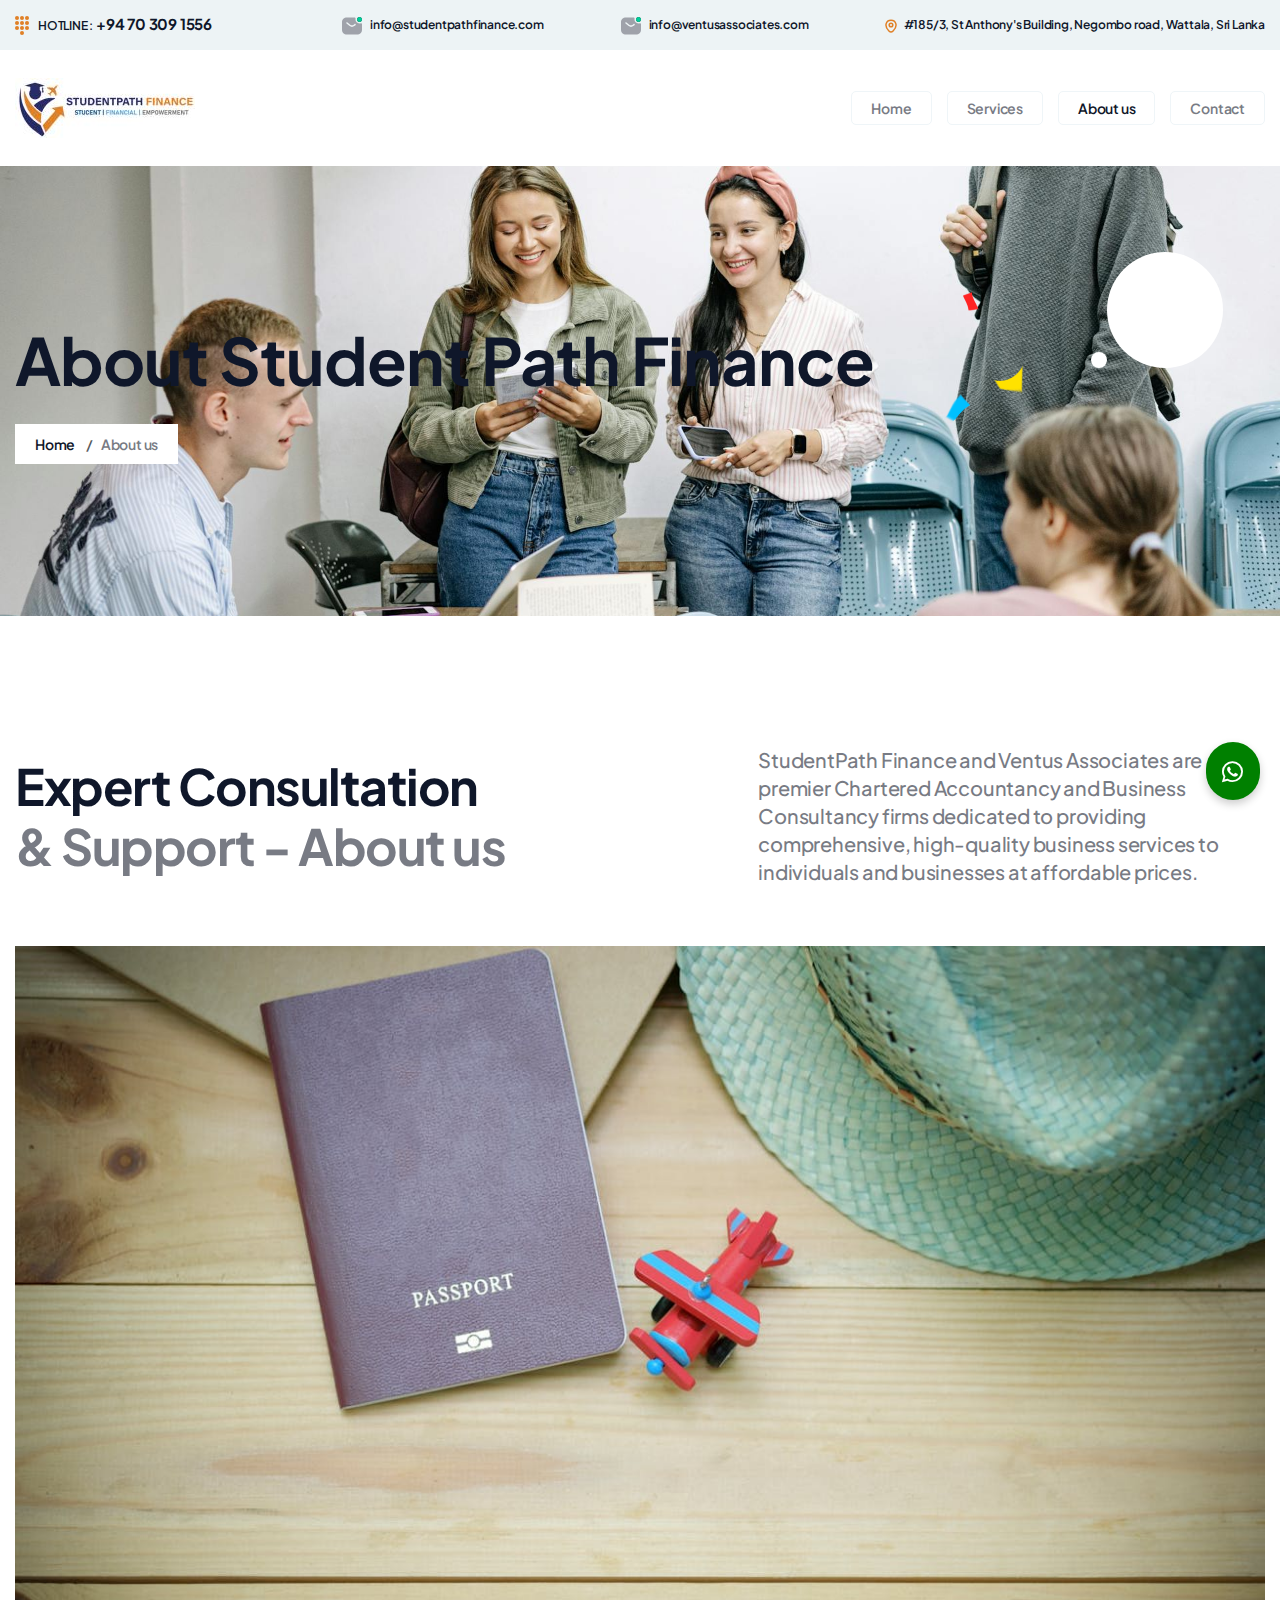
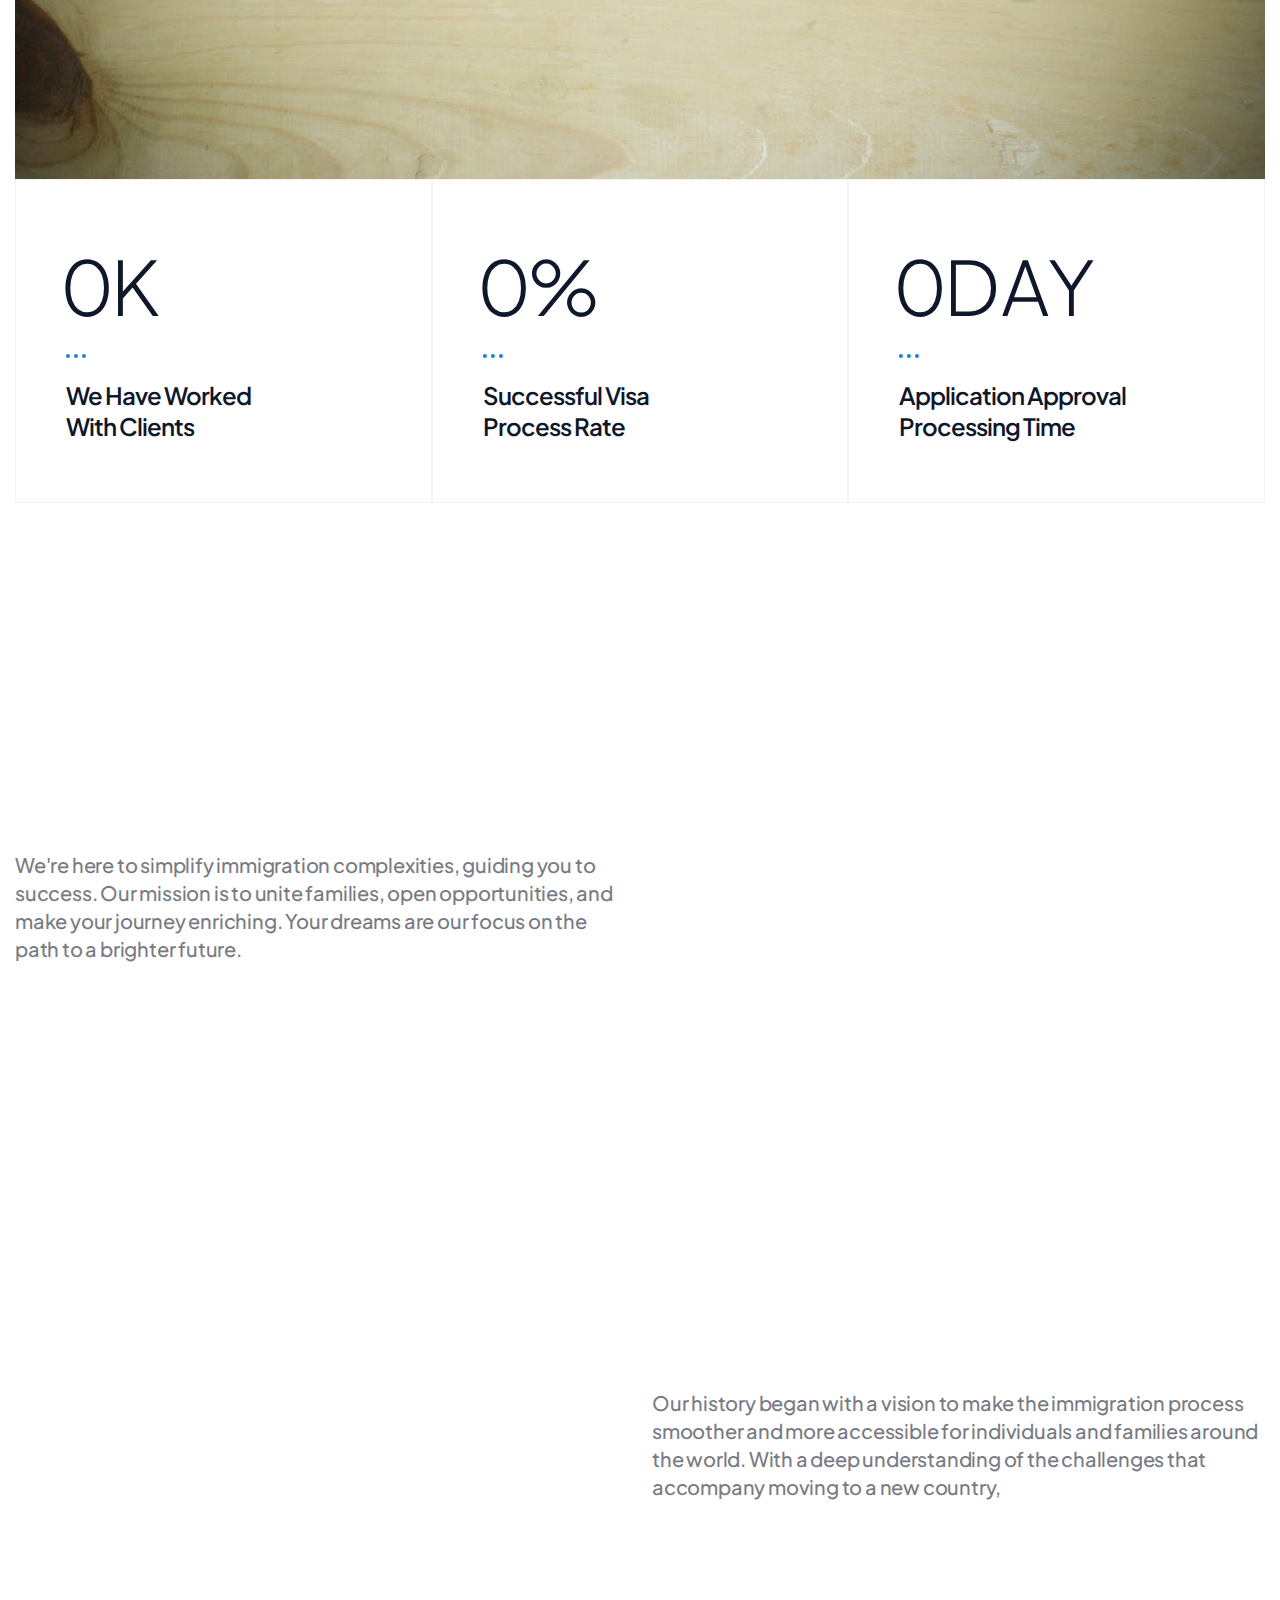
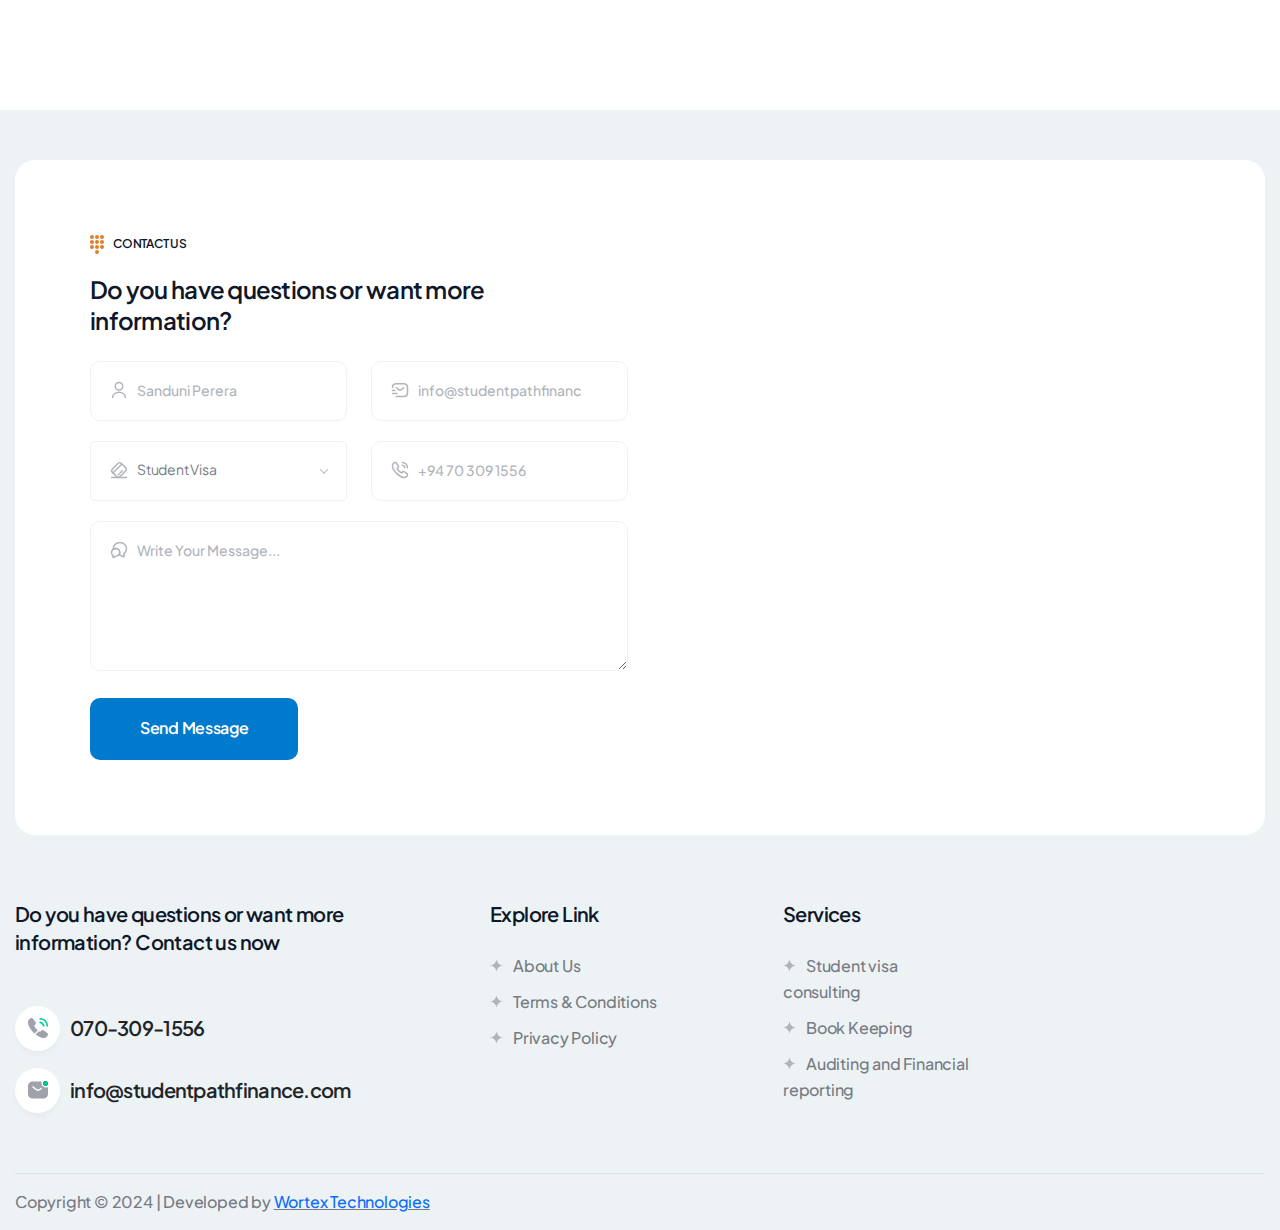
<file: studentpathfinance-main/about.html>
<!DOCTYPE html>
<html lang="en-LK">
  <head>
    <!-- Google tag (gtag.js) -->
    <script
      async
      src="https://www.googletagmanager.com/gtag/js?id=G-98PM8H51PB"
    ></script>
    <meta charset="utf-8" />
    <meta http-equiv="x-ua-compatible" content="ie=edge" />
    <meta name="description" content="StudentPath Finance and Ventus Associates are premier Chartered Accountancy and Business Consultancy firms dedicated to providing comprehensive, high-quality business services to individuals and businesses at affordable prices." />
    <meta
      name="viewport"
      content="width=device-width, initial-scale=1, shrink-to-fit=no"
    />
    <script>
      window.dataLayer = window.dataLayer || [];
      function gtag() {
        dataLayer.push(arguments);
      }
      gtag("js", new Date());

      gtag("config", "G-98PM8H51PB");
    </script>

    <!--========= Required meta tags =========-->
    

    <title>
      Student Path Finance - Ventus Associates - About Immigration Student Visa Finance
      Consulting
    </title>

    <link
      rel="shortcut icon"
      href="assets/img/favicon.png"
      type="images/x-icon"
    />

    <!-- css include -->
    <link rel="stylesheet" href="assets/css/bootstrap.min.css" />
    <link rel="stylesheet" href="assets/css/fontawesome.css" />
    <link rel="stylesheet" href="assets/css/animate.css" />
    <link rel="stylesheet" href="assets/css/swiper.min.css" />
    <link rel="stylesheet" href="assets/css/odometer.css" />
    <link rel="stylesheet" href="assets/css/nice-select.css" />
    <link rel="stylesheet" href="assets/css/jquery-ui.min.css" />
    <link rel="stylesheet" href="assets/css/magnific-popup.css" />
    <link rel="stylesheet" href="assets/css/main.css" />
  </head>

  <body>
    <!-- Google Tag Manager (noscript) -->
    <noscript
      ><iframe
        src="https://www.googletagmanager.com/ns.html?id=GTM-K6QV838P"
        height="0"
        width="0"
        style="display: none; visibility: hidden"
      ></iframe
    ></noscript>
    <!-- End Google Tag Manager (noscript) -->
    <!-- backtotop - start -->
    <div class="xb-backtotop">
      <a href="#" class="scroll">
        <i class="far fa-arrow-up"></i>
      </a>
    </div>
    <!-- backtotop - end -->

    <!-- WhatsApp Button - Start -->
    <a href="https://wa.me/94703091556" class="waBtn">
      <i class="fab fa-whatsapp"></i>
    </a>
    <!-- WhatsApp Button - End -->

    <!-- preloader start -->
    <div id="xb-loadding">
      <div class="loader">
        <div class="plane">
          <img class="plane-img" src="assets/img/icon/plane.gif" alt="" />
        </div>
        <div class="earth-wrapper">
          <div class="earth"></div>
        </div>
      </div>
    </div>
    <!-- preloader end -->

    <div class="body_wrap">
      <!-- header start -->
      <header class="site-header header-style-one">
        <div class="header__top-wrap gray-bg">
          <div class="container">
            <div class="header__top ul_li_between">
              <div class="header__top-cta">
                <img
                  src="assets/img/icon/n_pad.svg"
                  alt="Student path finance contact number"
                /><span>Hotline :</span> +94 70 309 1556
              </div>
              <ul class="header__top-info ul_li">
                <li>
                  <img
                    src="assets/img/icon/f_mail.svg"
                    alt="Student Path Finance Email Address"
                  />info@studentpathfinance.com
                </li>
                <li>
                  <img
                    src="assets/img/icon/f_mail.svg"
                    alt="Student Path Finance Email Address"
                  />info@ventusassociates.com
                </li>
                <li>
                  <img
                    src="assets/img/icon/location.svg"
                    alt="Student Path Finance Address"
                  />#185/3, St Anthony's Building, Negombo road, Wattala, Sri
                  Lanka
                </li>
              </ul>
            </div>
          </div>
        </div>
        <div class="header__wrap stricky">
          <div class="container">
            <div class="header__inner ul_li_between">
              <div class="header__logo">
                <a href="/"
                  ><img
                    src="assets/img/Student-Path-Finance-Logo.jpg"
                    alt="Student Path Finance Logo"
                /></a>
              </div>
              <div class="main-menu__wrap ul_li navbar navbar-expand-lg">
                <nav class="main-menu collapse navbar-collapse">
                  <ul>
                    <li>
                      <a href="/"><span>Home</span></a>
                    </li>
                    <li>
                      <a href="services.html"><span>Services</span></a>
                    </li>
                    <li class="active">
                      <a href="about.html"><span>About us</span></a>
                    </li>
                    <li>
                      <a href="contact.html"><span>Contact</span></a>
                    </li>
                  </ul>
                </nav>
              </div>
              <div class="xb-hamburger-menu">
                <div class="xb-nav-mobile">
                  <div class="xb-nav-mobile-button">
                    <i class="fal fa-bars"></i>
                  </div>
                </div>
              </div>
            </div>
          </div>
        </div>
        <div class="xb-header-wrap">
          <div class="xb-header-menu">
            <div class="xb-header-menu-scroll">
              <div class="xb-menu-close xb-hide-xl xb-close"></div>
              <div class="xb-logo-mobile xb-hide-xl">
                <a href="/" rel="home"
                  ><img src="assets/img/Student-Path-Finance-Logo.jpg" alt=""
                /></a>
              </div>
              <nav class="xb-header-nav">
                <ul class="xb-menu-primary clearfix">
                  <li class="menu-item">
                    <a href="/"><span>Home</span></a>
                  </li>
                  <li class="menu-item">
                    <a href="services.html"><span>Services</span></a>
                  </li>
                  <li class="menu-item about">
                    <a href="about.html"><span>About us</span></a>
                  </li>
                  <li class="menu-item">
                    <a href="contact.html"><span>Contact</span></a>
                  </li>
                </ul>
              </nav>
            </div>
          </div>
          <div class="xb-header-menu-backdrop"></div>
        </div>
      </header>
      <!-- header end -->

      <!-- header search start -->
      <div class="header-search-form-wrapper">
        <div class="xb-search-close xb-close"></div>
        <div class="header-search-container">
          <form role="search" class="search-form" action="#">
            <input
              type="search"
              class="search-field"
              placeholder="Search …"
              value=""
              name="s"
            />
          </form>
        </div>
      </div>
      <div class="body-overlay"></div>
      <main>
        <!-- breadcrumb start -->
        <section
          class="breadcrumb pos-rel bg_img"
          data-background="assets/img/bg/abtus.jpg"
        >
          <div class="container">
            <div class="breadcrumb__content">
              <h2 class="breadcrumb__title">About Student Path Finance</h2>
              <ul class="breadcrumb__list clearfix">
                <li class="breadcrumb-item"><a href="/">Home</a></li>
                <li class="breadcrumb-item">About us</li>
              </ul>
            </div>
          </div>
          <div class="breadcrumb__circle">
            <span class="big" data-parallax='{"y" : 100, "scale" : 0.1}'></span>
            <span
              class="small"
              data-parallax='{"y" : 100, "scale" : 0.1}'
            ></span>
          </div>
          <div class="breadcrumb__shape">
            <div class="shape shape--1">
              <div class="shape-inner" data-parallax='{"x":-50,"y":80}'>
                <img src="assets/img/shape/br_shape1.png" alt="" />
              </div>
            </div>
            <div class="shape shape--2">
              <div class="shape-inner" data-parallax='{"x":50,"y":-90}'>
                <img src="assets/img/shape/br_shape2.png" alt="" />
              </div>
            </div>
          </div>
        </section>
        <!-- breadcrumb end -->

        <!-- about start -->
        <section class="about pt-130">
          <div class="container">
            <div class="row mb-40 align-items-center">
              <div class="col-lg-6">
                <div class="sec-title mb-20">
                  <h2 class="wow skewIn">
                    Expert Consultation <br />
                    <span>& Support - About us</span>
                  </h2>
                </div>
              </div>
              <div class="col-lg-5 offset-lg-1">
                <div class="sec-title mb-20">
                  <p>
                    StudentPath Finance and Ventus Associates are premier
                    Chartered Accountancy and Business Consultancy firms
                    dedicated to providing comprehensive, high-quality business
                    services to individuals and businesses at affordable prices.
                  </p>
                </div>
              </div>
            </div>
            <div class="xb-about__img">
              <img src="assets/img/about/VIsa.jpg" alt="" />
            </div>
          </div>
        </section>
        <!-- about end -->

        <!-- fanfact start -->
        <section class="fanfact pos-rel">
          <div class="container">
            <div class="row g-0">
              <div class="col-lg-4 col-md-4">
                <div class="xb-fanfact xb-fanfact1">
                  <div class="xb-item--inner">
                    <h2 class="xb-item--number">
                      <span class="xbo" data-count="30">00</span
                      ><span class="suffix">K</span>
                    </h2>
                    <span class="xb-item--dots"
                      ><span></span><span></span><span></span
                    ></span>
                    <h5 class="xb-item--title">
                      We Have Worked <br />
                      With Clients
                    </h5>
                  </div>
                </div>
              </div>
              <div class="col-lg-4 col-md-4">
                <div class="xb-fanfact xb-fanfact1">
                  <div class="xb-item--inner">
                    <h2 class="xb-item--number">
                      <span class="xbo" data-count="100">00</span
                      ><span class="suffix">%</span>
                    </h2>
                    <span class="xb-item--dots"
                      ><span></span><span></span><span></span
                    ></span>
                    <h5 class="xb-item--title">
                      Successful Visa <br />
                      Process Rate
                    </h5>
                  </div>
                </div>
              </div>
              <div class="col-lg-4 col-md-4">
                <div class="xb-fanfact xb-fanfact1">
                  <div class="xb-item--inner">
                    <h2 class="xb-item--number">
                      <span class="xbo" data-count="1">00</span
                      ><span class="suffix">DAY</span>
                    </h2>
                    <span class="xb-item--dots"
                      ><span></span><span></span><span></span
                    ></span>
                    <h5 class="xb-item--title">
                      Application Approval <br />
                      Processing Time
                    </h5>
                  </div>
                </div>
              </div>
            </div>
          </div>
        </section>
        <!-- fanfact end -->

        <!-- mission start -->
        <section class="mission pt-130 pb-130">
          <div class="container">
            <div class="row align-items-center flex-row-reverse mt-none-30">
              <div class="col-lg-6 mt-30">
                <div class="mission__img text-lg-end">
                  <div
                    class="inner-img d-inline-block wow skewIn"
                    data-wow-delay="200ms"
                  >
                    <img src="assets/img/bg/immigration.jpg" alt="" />
                  </div>
                </div>
              </div>
              <div class="col-lg-6 mt-30">
                <div class="mission__content">
                  <div class="sec-title">
                    <h2 class="mb-20 wow skewIn">
                      Guiding Your Path with Our <br />
                      <span>Immigration Mission</span>
                    </h2>
                    <p>
                      We're here to simplify immigration complexities, guiding
                      you to success. Our mission is to unite families, open
                      opportunities, and make your journey enriching. Your
                      dreams are our focus on the path to a brighter future.
                    </p>
                  </div>
                </div>
              </div>
            </div>
            <div class="row align-items-center mt-100">
              <div class="col-lg-6 mt-30">
                <div class="mission__img">
                  <div class="inner-img d-inline-block wow skewIn">
                    <img src="assets/img/bg/service.jpg" alt="" />
                  </div>
                </div>
              </div>
              <div class="col-lg-6 mt-30">
                <div class="mission__content">
                  <div class="sec-title">
                    <h2 class="mb-20 wow skewIn" data-wow-delay="200ms">
                      Our Immigration <br />
                      <span>Service history</span>
                    </h2>
                    <p>
                      Our history began with a vision to make the immigration
                      process smoother and more accessible for individuals and
                      families around the world. With a deep understanding of
                      the challenges that accompany moving to a new country,
                    </p>
                  </div>
                </div>
              </div>
            </div>
          </div>
        </section>
        <!-- mission end -->

        <!-- team start -->
        <!-- <section class="team pt-120 pb-130 bg_img" data-background="assets/img/bg/team_bg.jpg">
            <div class="container">
                <div class="sec-title text-center mb-65">
                    <h2 class="mb-40 wow skewIn">Our trusted immigration <br> <span> support team</span></h2>
                    <p>At the heart of our commitment to providing exceptional <br> immigration solutions stands</p>
                </div>
                <div class="row mt-none-30">
                    <div class="col-xl-3 col-lg-4 col-md-6 mt-30">
                        <div class="xb-team text-center">
                            <div class="xb-item--inner" data-parallax='{"scale" : 1}'>
                                <div class="xb-item--img">
                                    <img src="assets/img/team/img_01.png" alt="">
                                </div>
                                <div class="xb-item--holder">
                                    <h3 class="xb-item--name"><a href="team-single.html">Esther Howard</a></h3>
                                    <span class="xb-item--designation">Legal Advisor</span>
                                </div>
                                <ul class="xb-item--social list-unstyled">
                                    <li><a href="#!"><i class="fab fa-twitter"></i></a></li>
                                    <li><a href="#!"><i class="fab fa-linkedin-in"></i></a></li>
                                    <li><a href="#!"><i class="fab fa-facebook-f"></i></a></li>
                                </ul>
                            </div>
                        </div>
                    </div>
                    <div class="col-xl-3 col-lg-4 col-md-6 mt-30">
                        <div class="xb-team text-center">
                            <div class="xb-item--inner">
                                <div class="xb-item--img">
                                    <img src="assets/img/team/img_02.png" alt="">
                                </div>
                                <div class="xb-item--holder">
                                    <h3 class="xb-item--name"><a href="team-single.html">Annette Black</a></h3>
                                    <span class="xb-item--designation">Education Counsellor</span>
                                </div>
                                <ul class="xb-item--social list-unstyled">
                                    <li><a href="#!"><i class="fab fa-twitter"></i></a></li>
                                    <li><a href="#!"><i class="fab fa-linkedin-in"></i></a></li>
                                    <li><a href="#!"><i class="fab fa-facebook-f"></i></a></li>
                                </ul>
                            </div>
                        </div>
                    </div>
                    <div class="col-xl-3 col-lg-4 col-md-6 mt-30">
                        <div class="xb-team text-center">
                            <div class="xb-item--inner">
                                <div class="xb-item--img">
                                    <img src="assets/img/team/img_03.png" alt="">
                                </div>
                                <div class="xb-item--holder">
                                    <h3 class="xb-item--name"><a href="team-single.html">Andrew Riis</a></h3>
                                    <span class="xb-item--designation">Visa Specialist</span>
                                </div>
                                <ul class="xb-item--social list-unstyled">
                                    <li><a href="#!"><i class="fab fa-twitter"></i></a></li>
                                    <li><a href="#!"><i class="fab fa-linkedin-in"></i></a></li>
                                    <li><a href="#!"><i class="fab fa-facebook-f"></i></a></li>
                                </ul>
                            </div>
                        </div>
                    </div>
                    <div class="col-xl-3 col-lg-4 col-md-6 mt-30">
                        <div class="xb-team text-center">
                            <div class="xb-item--inner">
                                <div class="xb-item--img">
                                    <img src="assets/img/team/img_04.png" alt="">
                                </div>
                                <div class="xb-item--holder">
                                    <h3 class="xb-item--name"><a href="team-single.html">Kristin Watson</a></h3>
                                    <span class="xb-item--designation">Visa Coordinator</span>
                                </div>
                                <ul class="xb-item--social list-unstyled">
                                    <li><a href="#!"><i class="fab fa-twitter"></i></a></li>
                                    <li><a href="#!"><i class="fab fa-linkedin-in"></i></a></li>
                                    <li><a href="#!"><i class="fab fa-facebook-f"></i></a></li>
                                </ul>
                            </div>
                        </div>
                    </div>
                    <div class="col-xl-3 col-lg-4 col-md-6 mt-30">
                        <div class="xb-team text-center">
                            <div class="xb-item--inner">
                                <div class="xb-item--img">
                                    <img src="assets/img/team/img_05.png" alt="">
                                </div>
                                <div class="xb-item--holder">
                                    <h3 class="xb-item--name"><a href="team-single.html">Jerome Bell</a></h3>
                                    <span class="xb-item--designation">General Manager</span>
                                </div>
                                <ul class="xb-item--social list-unstyled">
                                    <li><a href="#!"><i class="fab fa-twitter"></i></a></li>
                                    <li><a href="#!"><i class="fab fa-linkedin-in"></i></a></li>
                                    <li><a href="#!"><i class="fab fa-facebook-f"></i></a></li>
                                </ul>
                            </div>
                        </div>
                    </div>
                    <div class="col-xl-3 col-lg-4 col-md-6 mt-30">
                        <div class="xb-team text-center">
                            <div class="xb-item--inner">
                                <div class="xb-item--img">
                                    <img src="assets/img/team/img_06.png" alt="">
                                </div>
                                <div class="xb-item--holder">
                                    <h3 class="xb-item--name"><a href="team-single.html">Eleanor Pena</a></h3>
                                    <span class="xb-item--designation">Case Manager</span>
                                </div>
                                <ul class="xb-item--social list-unstyled">
                                    <li><a href="#!"><i class="fab fa-twitter"></i></a></li>
                                    <li><a href="#!"><i class="fab fa-linkedin-in"></i></a></li>
                                    <li><a href="#!"><i class="fab fa-facebook-f"></i></a></li>
                                </ul>
                            </div>
                        </div>
                    </div>
                    <div class="col-xl-3 col-lg-4 col-md-6 mt-30">
                        <div class="xb-team text-center">
                            <div class="xb-item--inner">
                                <div class="xb-item--img">
                                    <img src="assets/img/team/img_07.png" alt="">
                                </div>
                                <div class="xb-item--holder">
                                    <h3 class="xb-item--name"><a href="team-single.html">Steve Trister</a></h3>
                                    <span class="xb-item--designation">Visa Coordinator</span>
                                </div>
                                <ul class="xb-item--social list-unstyled">
                                    <li><a href="#!"><i class="fab fa-twitter"></i></a></li>
                                    <li><a href="#!"><i class="fab fa-linkedin-in"></i></a></li>
                                    <li><a href="#!"><i class="fab fa-facebook-f"></i></a></li>
                                </ul>
                            </div>
                        </div>
                    </div>
                    <div class="col-xl-3 col-lg-4 col-md-6 mt-30">
                        <div class="xb-team text-center">
                            <div class="xb-item--inner">
                                <div class="xb-item--img">
                                    <img src="assets/img/team/img_08.png" alt="">
                                </div>
                                <div class="xb-item--holder">
                                    <h3 class="xb-item--name"><a href="team-single.html">Daniel Lewis</a></h3>
                                    <span class="xb-item--designation">Case Manager</span>
                                </div>
                                <ul class="xb-item--social list-unstyled">
                                    <li><a href="#!"><i class="fab fa-twitter"></i></a></li>
                                    <li><a href="#!"><i class="fab fa-linkedin-in"></i></a></li>
                                    <li><a href="#!"><i class="fab fa-facebook-f"></i></a></li>
                                </ul>
                            </div>
                        </div>
                    </div>
                </div>
            </div>
        </section> -->
        <!-- team end -->

        <!-- contact start -->
        <section class="contact pt-50 gray-bg" id="contactus">
          <div class="container">
            <div class="xb-contact pos-rel">
              <div class="row">
                <div class="col-lg-6">
                  <div class="xb-item--inner">
                    <div class="xb-item--holder mb-25">
                      <span
                        ><img src="assets/img/icon/n_pad.svg" alt="" />Contact
                        Us</span
                      >
                      <h3>
                        Do you have questions or want more <br />
                        information?
                      </h3>
                    </div>
                    <form
                      class="xb-item--form contact-from"
                      action="mail.php"
                      method="POST"
                    >
                      <div class="row">
                        <div class="col-lg-6">
                          <div class="xb-item--field">
                            <span
                              ><img src="assets/img/icon/c_user.svg" alt=""
                            /></span>
                            <input
                              type="text"
                              name="name"
                              placeholder="Sanduni Perera"
                              required
                            />
                          </div>
                        </div>
                        <div class="col-lg-6">
                          <div class="xb-item--field">
                            <span
                              ><img src="assets/img/icon/c_mail.svg" alt=""
                            /></span>
                            <input
                              type="email"
                              name="email"
                              placeholder="info@studentpathfinance.com"
                              required
                            />
                          </div>
                        </div>
                        <div class="col-lg-6">
                          <div class="xb-item--field">
                            <span
                              ><img src="assets/img/icon/c_select.svg" alt=""
                            /></span>
                            <select name="service" id="nice-select" required>
                              <option value="Student Visa">Student Visa</option>
                              <option value="Book Keeping">Book Keeping</option>
                              <option value="Audit Reports">
                                Audit Reports
                              </option>
                            </select>
                          </div>
                        </div>
                        <div class="col-lg-6">
                          <div class="xb-item--field">
                            <span
                              ><img src="assets/img/icon/c_call.svg" alt=""
                            /></span>
                            <input
                              type="text"
                              name="phone"
                              placeholder="+94 70 309 1556"
                              required
                            />
                          </div>
                        </div>
                        <div class="col-12">
                          <div class="xb-item--field">
                            <span
                              ><img src="assets/img/icon/c_message.svg" alt=""
                            /></span>
                            <textarea
                              name="message"
                              id="message"
                              cols="30"
                              rows="10"
                              placeholder="Write Your Message..."
                              required
                            ></textarea>
                          </div>
                        </div>
                        <div class="col-12">
                          <button class="thm-btn" type="submit">
                            Send Message
                          </button>
                        </div>
                      </div>
                    </form>
                  </div>
                </div>
              </div>
              <div class="google-map">
                <iframe
                  src="https://www.google.com/maps/embed?pb=!1m18!1m12!1m3!1d247.51511753223315!2d79.88771405439554!3d6.980759373387448!2m3!1f0!2f0!3f0!3m2!1i1024!2i768!4f13.1!3m3!1m2!1s0x3ae2f7deb2339c29%3A0x397117c6e6266fa4!2sCommercial%20Bank%20Wattala%20Branch!5e0!3m2!1sen!2slk!4v1728839132841!5m2!1sen!2slk"
                  width="600"
                  height="450"
                  style="border: 0"
                  allowfullscreen=""
                  loading="lazy"
                  referrerpolicy="no-referrer-when-downgrade"
                  title="Google Map showing the location of StudentPath Finance"
                ></iframe>
              </div>
            </div>
          </div>
        </section>
        <!-- contact end -->
      </main>

      <!-- footer start -->
      <footer class="site-footer gray-bg pt-65">
        <div class="container">
          <div class="row mt-none-30 pb-60">
            <div class="col-lg-3 mt-30 col-md-6 footer__custom-col">
              <div class="footer__widget">
                <h3 class="widget-title">
                  Do you have questions or want more information? Contact us now
                </h3>
                <ul class="footer__cta list-unstyled mt-50">
                  <li class="ul_li fs-5">
                    <span><img src="assets/img/icon/f_call.svg" alt="" /></span
                    ><a href="tel:94703091556" class="text-dark"
                      >070-309-1556</a
                    >
                  </li>
                  <li class="ul_li fs-5">
                    <span><img src="assets/img/icon/f_mail.svg" alt="" /></span
                    ><a
                      href="mailto:info@studentpathfinance.com"
                      class="text-dark"
                      >info@studentpathfinance.com</a
                    >
                  </li>
                </ul>
              </div>
            </div>
            <div class="col-lg-3 mt-30 col-md-6 footer__custom-col">
              <div class="footer__widget">
                <h3 class="widget-title">Explore Link</h3>
                <ul class="footer__links list-unstyled">
                  <li>
                    <a href="/about.html"
                      ><span
                        ><svg
                          xmlns="http://www.w3.org/2000/svg"
                          width="13"
                          height="13"
                          viewBox="0 0 13 13"
                          fill="none"
                        >
                          <path
                            d="M6.5 0C6.72067 3.49437 9.5056 6.27934 13 6.5C9.5056 6.72067 6.72067 9.5056 6.5 13C6.27934 9.5056 3.49437 6.72067 0 6.5C3.49437 6.27934 6.27934 3.49437 6.5 0Z"
                            fill="#B1B4BA"
                          /></svg></span
                      >About Us</a
                    >
                  </li>
                  <li>
                    <a href="terms.html"
                      ><span
                        ><svg
                          xmlns="http://www.w3.org/2000/svg"
                          width="13"
                          height="13"
                          viewBox="0 0 13 13"
                          fill="none"
                        >
                          <path
                            d="M6.5 0C6.72067 3.49437 9.5056 6.27934 13 6.5C9.5056 6.72067 6.72067 9.5056 6.5 13C6.27934 9.5056 3.49437 6.72067 0 6.5C3.49437 6.27934 6.27934 3.49437 6.5 0Z"
                            fill="#B1B4BA"
                          /></svg></span
                      >Terms & Conditions</a
                    >
                  </li>
                  <li>
                    <a href="/privacy.html"
                      ><span
                        ><svg
                          xmlns="http://www.w3.org/2000/svg"
                          width="13"
                          height="13"
                          viewBox="0 0 13 13"
                          fill="none"
                        >
                          <path
                            d="M6.5 0C6.72067 3.49437 9.5056 6.27934 13 6.5C9.5056 6.72067 6.72067 9.5056 6.5 13C6.27934 9.5056 3.49437 6.72067 0 6.5C3.49437 6.27934 6.27934 3.49437 6.5 0Z"
                            fill="#B1B4BA"
                          /></svg></span
                      >Privacy Policy</a
                    >
                  </li>
                </ul>
              </div>
            </div>
            <div class="col-lg-4 mt-30 col-md-6 footer__custom-col">
              <div class="footer__widget">
                <h3 class="widget-title">Services</h3>
                <ul class="footer__links list-unstyled">
                  <li>
                    <a href="/services.html"
                      ><span
                        ><svg
                          xmlns="http://www.w3.org/2000/svg"
                          width="13"
                          height="13"
                          viewBox="0 0 13 13"
                          fill="none"
                        >
                          <path
                            d="M6.5 0C6.72067 3.49437 9.5056 6.27934 13 6.5C9.5056 6.72067 6.72067 9.5056 6.5 13C6.27934 9.5056 3.49437 6.72067 0 6.5C3.49437 6.27934 6.27934 3.49437 6.5 0Z"
                            fill="#B1B4BA"
                          /></svg></span
                      >Student visa consulting</a
                    >
                  </li>
                  <li>
                    <a href="/services.html"
                      ><span
                        ><svg
                          xmlns="http://www.w3.org/2000/svg"
                          width="13"
                          height="13"
                          viewBox="0 0 13 13"
                          fill="none"
                        >
                          <path
                            d="M6.5 0C6.72067 3.49437 9.5056 6.27934 13 6.5C9.5056 6.72067 6.72067 9.5056 6.5 13C6.27934 9.5056 3.49437 6.72067 0 6.5C3.49437 6.27934 6.27934 3.49437 6.5 0Z"
                            fill="#B1B4BA"
                          /></svg></span
                      >Book Keeping</a
                    >
                  </li>
                  <li>
                    <a href="/services.html"
                      ><span
                        ><svg
                          xmlns="http://www.w3.org/2000/svg"
                          width="13"
                          height="13"
                          viewBox="0 0 13 13"
                          fill="none"
                        >
                          <path
                            d="M6.5 0C6.72067 3.49437 9.5056 6.27934 13 6.5C9.5056 6.72067 6.72067 9.5056 6.5 13C6.27934 9.5056 3.49437 6.72067 0 6.5C3.49437 6.27934 6.27934 3.49437 6.5 0Z"
                            fill="#B1B4BA"
                          /></svg></span
                      >Auditing and Financial reporting</a
                    >
                  </li>
                </ul>
              </div>
            </div>
          </div>
          <div class="footer__copyright ul_li_between">
            <div class="footer__copyright-text mt-15">
              Copyright © 2024 | Developed by
              <u><a href="https://www.wortextechnologies.com"
                >Wortex Technologies</a
              ></u>
            </div>
          </div>
        </div>
      </footer>
      <!-- footer start -->
    </div>

    <!-- jquery include -->
    <script src="assets/js/jquery-3.7.1.min.js"></script>
    <script src="assets/js/bootstrap.bundle.min.js"></script>
    <script src="assets/js/swiper.min.js"></script>
    <script src="assets/js/wow.min.js"></script>
    <script src="assets/js/appear.js"></script>
    <script src="assets/js/odometer.min.js"></script>
    <script src="assets/js/jquery.nice-select.min.js"></script>
    <script src="assets/js/imagesloaded.pkgd.min.js"></script>
    <script src="assets/js/isotope.pkgd.min.js"></script>
    <script src="assets/js/jquery.magnific-popup.min.js"></script>
    <script src="assets/js/jquery-ui.min.js"></script>
    <script src="assets/js/parallax-scroll.js"></script>
    <script src="assets/js/main.js"></script>
  </body>
</html>
</file>
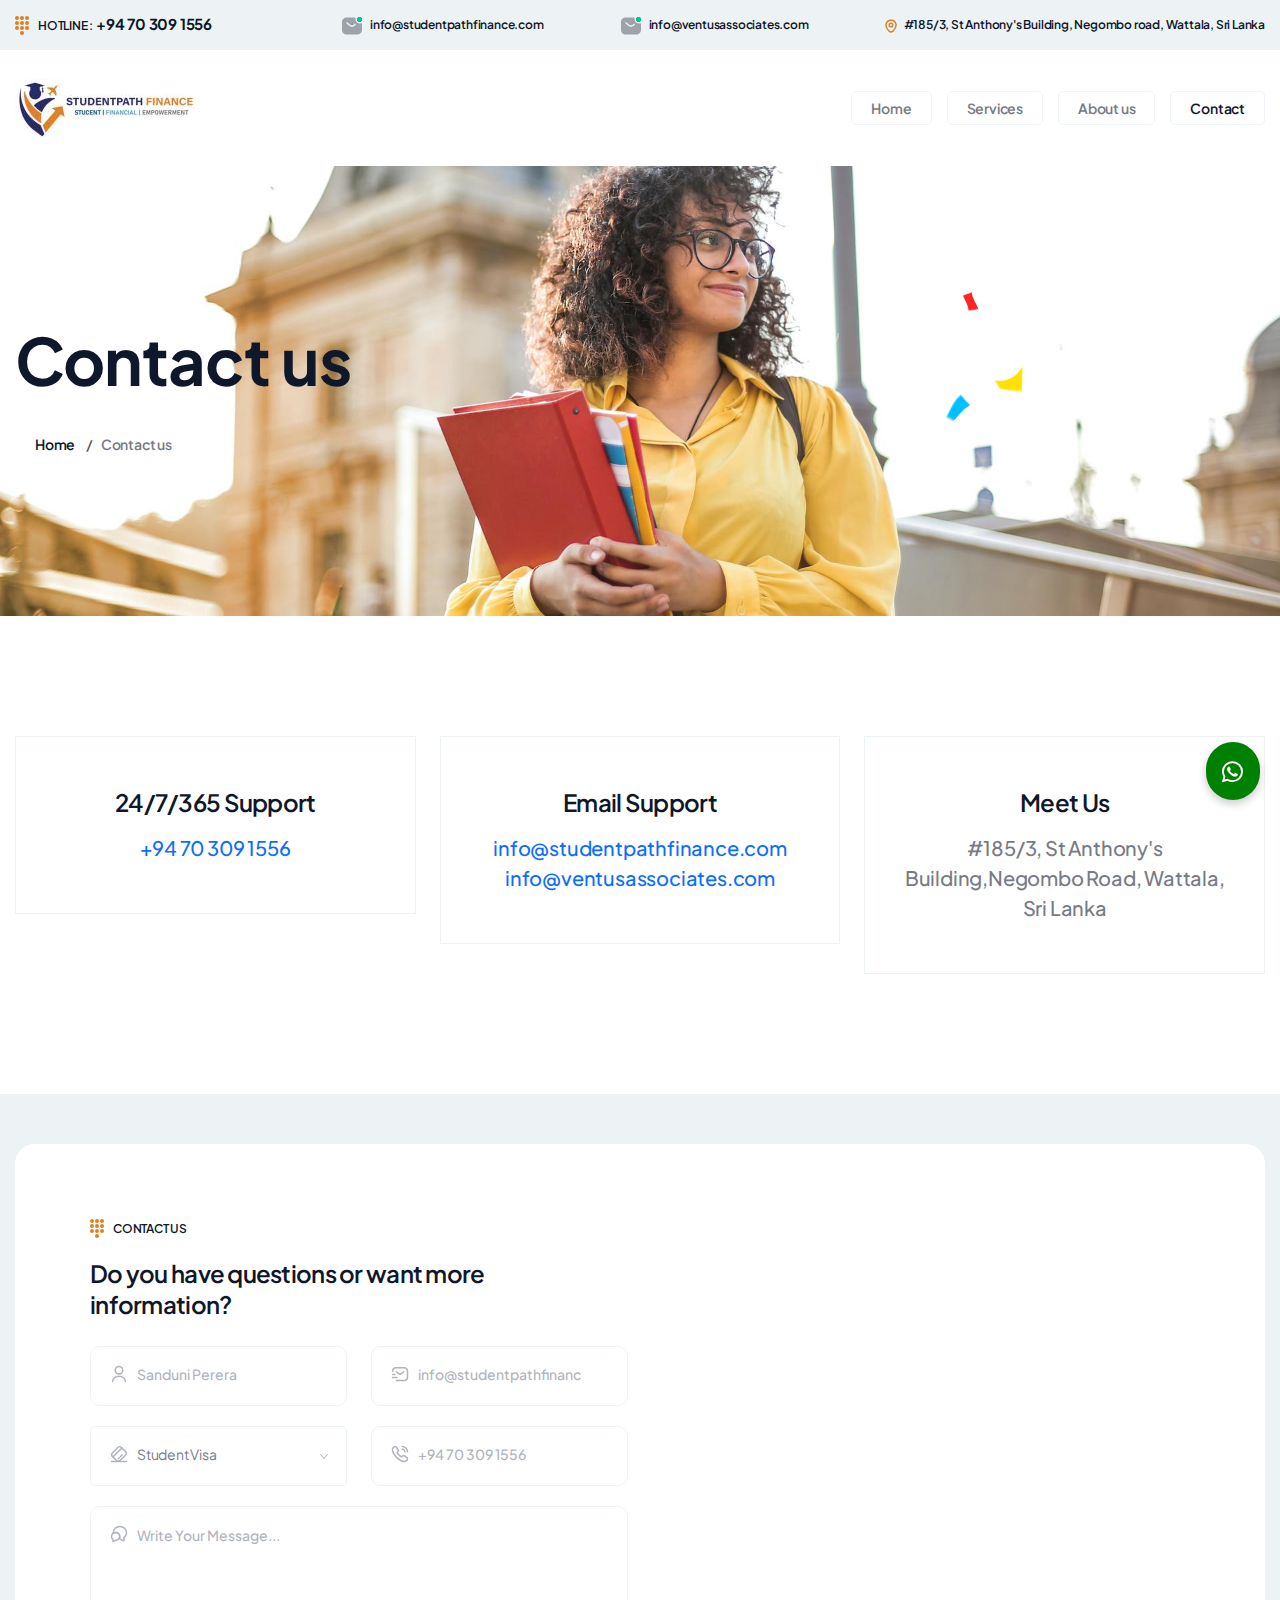
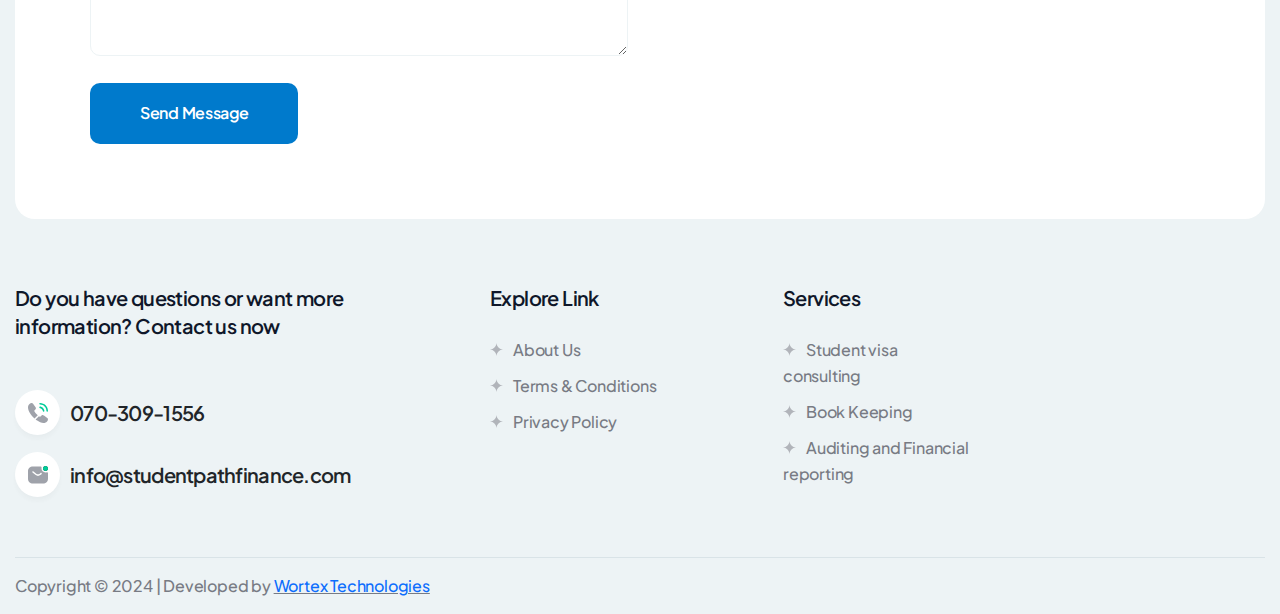
<file: studentpathfinance-main/contact.html>
<!DOCTYPE html>
<html lang="en-LK">
  <head>
    <!-- Google tag (gtag.js) -->
    <script
      async
      src="https://www.googletagmanager.com/gtag/js?id=G-98PM8H51PB"
    ></script>
    <script>
      window.dataLayer = window.dataLayer || [];
      function gtag() {
        dataLayer.push(arguments);
      }
      gtag("js", new Date());

      gtag("config", "G-98PM8H51PB");
    </script>
     <!--========= Required meta tags =========-->
    <meta charset="utf-8" />
    <meta http-equiv="x-ua-compatible" content="ie=edge" />
    <meta
      name="viewport"
      content="width=device-width, initial-scale=1, shrink-to-fit=no"
    />
    <meta name="description" content="StudentPath Finance and Ventus Associates are premier Chartered Accountancy and Business Consultancy firms dedicated to providing comprehensive, high-quality business services to individuals and businesses at affordable prices." />
    <!-- Google Tag Manager -->
    <script>
      (function (w, d, s, l, i) {
        w[l] = w[l] || [];
        w[l].push({ "gtm.start": new Date().getTime(), event: "gtm.js" });
        var f = d.getElementsByTagName(s)[0],
          j = d.createElement(s),
          dl = l != "dataLayer" ? "&l=" + l : "";
        j.async = true;
        j.src = "https://www.googletagmanager.com/gtm.js?id=" + i + dl;
        f.parentNode.insertBefore(j, f);
      })(window, document, "script", "dataLayer", "GTM-K6QV838P");
    </script>
    <!-- End Google Tag Manager -->
    

    <title>
      Student Path Finance Contact Details - Ventus Associates - Immigration
      Visa Finance Consulting
    </title>

    <link
      rel="shortcut icon"
      href="assets/img/favicon.png"
      type="images/x-icon"
    />

    <!-- css include -->
    <link rel="stylesheet" href="assets/css/bootstrap.min.css" />
    <link rel="stylesheet" href="assets/css/fontawesome.css" />
    <link rel="stylesheet" href="assets/css/animate.css" />
    <link rel="stylesheet" href="assets/css/swiper.min.css" />
    <link rel="stylesheet" href="assets/css/odometer.css" />
    <link rel="stylesheet" href="assets/css/nice-select.css" />
    <link rel="stylesheet" href="assets/css/jquery-ui.min.css" />
    <link rel="stylesheet" href="assets/css/magnific-popup.css" />
    <link rel="stylesheet" href="assets/css/main.css" />
  </head>

  <body>
    <!-- Google Tag Manager (noscript) -->
    <noscript
      ><iframe
        src="https://www.googletagmanager.com/ns.html?id=GTM-K6QV838P"
        height="0"
        width="0"
        style="display: none; visibility: hidden"
      ></iframe
    ></noscript>
    <!-- End Google Tag Manager (noscript) -->
    <!-- backtotop - start -->
    <div class="xb-backtotop">
      <a href="#" class="scroll">
        <i class="far fa-arrow-up"></i>
      </a>
    </div>
    <!-- backtotop - end -->

    <!-- WhatsApp Button - Start -->
    <a href="https://wa.me/94703091556" class="waBtn">
      <i class="fab fa-whatsapp"></i>
    </a>
    <!-- WhatsApp Button - End -->

    <!-- preloader start -->
    <div id="xb-loadding">
      <div class="loader">
        <div class="plane">
          <img class="plane-img" src="assets/img/icon/plane.gif" alt="" />
        </div>
        <div class="earth-wrapper">
          <div class="earth"></div>
        </div>
      </div>
    </div>
    <!-- preloader end -->

    <div class="body_wrap">
      <!-- header start -->
      <header class="site-header header-style-one">
        <div class="header__top-wrap gray-bg">
          <div class="container">
            <div class="header__top ul_li_between">
              <div class="header__top-cta">
                <img
                  src="assets/img/icon/n_pad.svg"
                  alt="Student path finance contact number"
                /><span>Hotline :</span> +94 70 309 1556
              </div>
              <ul class="header__top-info ul_li">
                <li>
                  <img
                    src="assets/img/icon/f_mail.svg"
                    alt="Student Path Finance Email Address"
                  />info@studentpathfinance.com
                </li>
                <li>
                  <img
                    src="assets/img/icon/f_mail.svg"
                    alt="Student Path Finance Email Address"
                  />info@ventusassociates.com
                </li>
                <li>
                  <img
                    src="assets/img/icon/location.svg"
                    alt="Student Path Finance Address"
                  />#185/3, St Anthony's Building, Negombo road, Wattala, Sri
                  Lanka
                </li>
              </ul>
            </div>
          </div>
        </div>
        <div class="header__wrap stricky">
          <div class="container">
            <div class="header__inner ul_li_between">
              <div class="header__logo">
                <a href="/"
                  ><img
                    src="assets/img/Student-Path-Finance-Logo.jpg"
                    alt="Student Path Finance Logo"
                /></a>
              </div>
              <div class="main-menu__wrap ul_li navbar navbar-expand-lg">
                <nav class="main-menu collapse navbar-collapse">
                  <ul>
                    <li>
                      <a href="/"><span>Home</span></a>
                    </li>
                    <li>
                      <a href="services.html"><span>Services</span></a>
                    </li>
                    <li>
                      <a href="about.html"><span>About us</span></a>
                    </li>
                    <li class="active">
                      <a href="contact.html"><span>Contact</span></a>
                    </li>
                  </ul>
                </nav>
              </div>
              <div class="xb-hamburger-menu">
                <div class="xb-nav-mobile">
                  <div class="xb-nav-mobile-button">
                    <i class="fal fa-bars"></i>
                  </div>
                </div>
              </div>
            </div>
          </div>
        </div>
        <div class="xb-header-wrap">
          <div class="xb-header-menu">
            <div class="xb-header-menu-scroll">
              <div class="xb-menu-close xb-hide-xl xb-close"></div>
              <div class="xb-logo-mobile xb-hide-xl">
                <a href="/" rel="home"
                  ><img src="assets/img/Student-Path-Finance-Logo.jpg" alt=""
                /></a>
              </div>
              <nav class="xb-header-nav">
                <ul class="xb-menu-primary clearfix">
                  <li class="menu-item">
                    <a href="/"><span>Home</span></a>
                  </li>
                  <li class="menu-item">
                    <a href="services.html"><span>Services</span></a>
                  </li>
                  <li class="menu-item">
                    <a href="about.html"><span>About us</span></a>
                  </li>
                  <li class="menu-item active">
                    <a href="contact.html"><span>Contact</span></a>
                  </li>
                </ul>
              </nav>
            </div>
          </div>
          <div class="xb-header-menu-backdrop"></div>
        </div>
      </header>
      <!-- header end -->

      <!-- header search start -->
      <div class="header-search-form-wrapper">
        <div class="xb-search-close xb-close"></div>
        <div class="header-search-container">
          <form role="search" class="search-form" action="#">
            <input
              type="search"
              class="search-field"
              placeholder="Search …"
              value=""
              name="s"
            />
          </form>
        </div>
      </div>
      <div class="body-overlay"></div>
      <main>
        <!-- breadcrumb start -->
        <section
          class="breadcrumb pos-rel bg_img"
          data-background="assets/img/bg/conta.jpg"
        >
          <div class="container">
            <div class="breadcrumb__content">
              <h2 class="breadcrumb__title">Contact us</h2>
              <ul class="breadcrumb__list clearfix">
                <li class="breadcrumb-item"><a href="/">Home</a></li>
                <li class="breadcrumb-item">Contact us</li>
              </ul>
            </div>
          </div>
          <div class="breadcrumb__circle">
            <span class="big" data-parallax='{"y" : 100, "scale" : 0.1}'></span>
            <span
              class="small"
              data-parallax='{"y" : 100, "scale" : 0.1}'
            ></span>
          </div>
          <div class="breadcrumb__shape">
            <div class="shape shape--1">
              <div class="shape-inner" data-parallax='{"x":-50,"y":80}'>
                <img src="assets/img/shape/br_shape1.png" alt="" />
              </div>
            </div>
            <div class="shape shape--2">
              <div class="shape-inner" data-parallax='{"x":50,"y":-90}'>
                <img src="assets/img/shape/br_shape2.png" alt="" />
              </div>
            </div>
          </div>
        </section>
        <!-- breadcrumb end -->

        <!-- contact start -->
        <section class="contact pt-120 pb-120">
          <div class="container">
            <div class="row justify-content-md-center mt-none-30">
              <div class="col-lg-4 col-md-6 mt-30">
                <div class="xb-contact-info text-center">
                  <h3 class="xb-item--title">24/7/365 Support</h3>
                  <div class="xb-item--content">
                    <a href="tel:94703091556">+94 70 309 1556</a>
                  </div>
                </div>
              </div>
              <div class="col-lg-4 col-md-6 mt-30">
                <div class="xb-contact-info text-center">
                  <h3 class="xb-item--title">Email Support</h3>
                  <div class="xb-item--content">
                    <a href="mailto:info@studentpathfinance.com"
                      >info@studentpathfinance.com</a
                    >
                    <a href="mailto:info@studentpathfinance.com"
                      >info@ventusassociates.com</a
                    >
                  </div>
                </div>
              </div>
              <div class="col-lg-4 col-md-6 mt-30">
                <div class="xb-contact-info text-center">
                  <h3 class="xb-item--title">Meet Us</h3>
                  <div class="xb-item--content">
                    #185/3, St Anthony's Building,Negombo Road, Wattala, Sri
                    Lanka
                  </div>
                </div>
              </div>
            </div>
          </div>
        </section>
        <!-- contact end -->

        <!-- contact start -->
        <section class="contact pt-50 gray-bg" id="contactus">
          <div class="container">
            <div class="xb-contact pos-rel">
              <div class="row">
                <div class="col-lg-6">
                  <div class="xb-item--inner">
                    <div class="xb-item--holder mb-25">
                      <span
                        ><img src="assets/img/icon/n_pad.svg" alt="" />Contact
                        Us</span
                      >
                      <h3>
                        Do you have questions or want more <br />
                        information?
                      </h3>
                    </div>
                    <form
                      class="xb-item--form contact-from"
                      action="mail.php"
                      method="POST"
                    >
                      <div class="row">
                        <div class="col-lg-6">
                          <div class="xb-item--field">
                            <span
                              ><img src="assets/img/icon/c_user.svg" alt=""
                            /></span>
                            <input
                              type="text"
                              name="name"
                              placeholder="Sanduni Perera"
                              required
                            />
                          </div>
                        </div>
                        <div class="col-lg-6">
                          <div class="xb-item--field">
                            <span
                              ><img src="assets/img/icon/c_mail.svg" alt=""
                            /></span>
                            <input
                              type="email"
                              name="email"
                              placeholder="info@studentpathfinance.com"
                              required
                            />
                          </div>
                        </div>
                        <div class="col-lg-6">
                          <div class="xb-item--field">
                            <span
                              ><img src="assets/img/icon/c_select.svg" alt=""
                            /></span>
                            <select name="service" id="nice-select" required>
                              <option value="Student Visa">Student Visa</option>
                              <option value="Book Keeping">Book Keeping</option>
                              <option value="Audit Reports">
                                Audit Reports
                              </option>
                            </select>
                          </div>
                        </div>
                        <div class="col-lg-6">
                          <div class="xb-item--field">
                            <span
                              ><img src="assets/img/icon/c_call.svg" alt=""
                            /></span>
                            <input
                              type="text"
                              name="phone"
                              placeholder="+94 70 309 1556"
                              required
                            />
                          </div>
                        </div>
                        <div class="col-12">
                          <div class="xb-item--field">
                            <span
                              ><img src="assets/img/icon/c_message.svg" alt=""
                            /></span>
                            <textarea
                              name="message"
                              id="message"
                              cols="30"
                              rows="10"
                              placeholder="Write Your Message..."
                              required
                            ></textarea>
                          </div>
                        </div>
                        <div class="col-12">
                          <button class="thm-btn" type="submit">
                            Send Message
                          </button>
                        </div>
                      </div>
                    </form>
                  </div>
                </div>
              </div>
              <div class="google-map">
                <iframe
                  src="https://www.google.com/maps/embed?pb=!1m18!1m12!1m3!1d247.51511753223315!2d79.88771405439554!3d6.980759373387448!2m3!1f0!2f0!3f0!3m2!1i1024!2i768!4f13.1!3m3!1m2!1s0x3ae2f7deb2339c29%3A0x397117c6e6266fa4!2sCommercial%20Bank%20Wattala%20Branch!5e0!3m2!1sen!2slk!4v1728839132841!5m2!1sen!2slk"
                  width="600"
                  height="450"
                  style="border: 0"
                  allowfullscreen=""
                  loading="lazy"
                  referrerpolicy="no-referrer-when-downgrade"
                  title="Google Map showing the location of StudentPath Finance"
                ></iframe>
              </div>
            </div>
          </div>
        </section>
        <!-- contact end -->
      </main>

      <!-- footer start -->
      <footer class="site-footer gray-bg pt-65">
        <div class="container">
          <div class="row mt-none-30 pb-60">
            <div class="col-lg-3 mt-30 col-md-6 footer__custom-col">
              <div class="footer__widget">
                <h3 class="widget-title">
                  Do you have questions or want more information? Contact us now
                </h3>
                <ul class="footer__cta list-unstyled mt-50">
                  <li class="ul_li fs-5">
                    <span><img src="assets/img/icon/f_call.svg" alt="" /></span
                    ><a href="tel:94703091556" class="text-dark"
                      >070-309-1556</a
                    >
                  </li>
                  <li class="ul_li fs-5">
                    <span><img src="assets/img/icon/f_mail.svg" alt="" /></span
                    ><a
                      href="mailto:info@studentpathfinance.com"
                      class="text-dark"
                      >info@studentpathfinance.com</a
                    >
                  </li>
                </ul>
              </div>
            </div>
            <div class="col-lg-3 mt-30 col-md-6 footer__custom-col">
              <div class="footer__widget">
                <h3 class="widget-title">Explore Link</h3>
                <ul class="footer__links list-unstyled">
                  <li>
                    <a href="/about.html"
                      ><span
                        ><svg
                          xmlns="http://www.w3.org/2000/svg"
                          width="13"
                          height="13"
                          viewBox="0 0 13 13"
                          fill="none"
                        >
                          <path
                            d="M6.5 0C6.72067 3.49437 9.5056 6.27934 13 6.5C9.5056 6.72067 6.72067 9.5056 6.5 13C6.27934 9.5056 3.49437 6.72067 0 6.5C3.49437 6.27934 6.27934 3.49437 6.5 0Z"
                            fill="#B1B4BA"
                          /></svg></span
                      >About Us</a
                    >
                  </li>
                  <li>
                    <a href="/terms.html"
                      ><span
                        ><svg
                          xmlns="http://www.w3.org/2000/svg"
                          width="13"
                          height="13"
                          viewBox="0 0 13 13"
                          fill="none"
                        >
                          <path
                            d="M6.5 0C6.72067 3.49437 9.5056 6.27934 13 6.5C9.5056 6.72067 6.72067 9.5056 6.5 13C6.27934 9.5056 3.49437 6.72067 0 6.5C3.49437 6.27934 6.27934 3.49437 6.5 0Z"
                            fill="#B1B4BA"
                          /></svg></span
                      >Terms & Conditions</a
                    >
                  </li>
                  <li>
                    <a href="/privacy.html"
                      ><span
                        ><svg
                          xmlns="http://www.w3.org/2000/svg"
                          width="13"
                          height="13"
                          viewBox="0 0 13 13"
                          fill="none"
                        >
                          <path
                            d="M6.5 0C6.72067 3.49437 9.5056 6.27934 13 6.5C9.5056 6.72067 6.72067 9.5056 6.5 13C6.27934 9.5056 3.49437 6.72067 0 6.5C3.49437 6.27934 6.27934 3.49437 6.5 0Z"
                            fill="#B1B4BA"
                          /></svg></span
                      >Privacy Policy</a
                    >
                  </li>
                </ul>
              </div>
            </div>
            <div class="col-lg-4 mt-30 col-md-6 footer__custom-col">
              <div class="footer__widget">
                <h3 class="widget-title">Services</h3>
                <ul class="footer__links list-unstyled">
                  <li>
                    <a href="/services.html"
                      ><span
                        ><svg
                          xmlns="http://www.w3.org/2000/svg"
                          width="13"
                          height="13"
                          viewBox="0 0 13 13"
                          fill="none"
                        >
                          <path
                            d="M6.5 0C6.72067 3.49437 9.5056 6.27934 13 6.5C9.5056 6.72067 6.72067 9.5056 6.5 13C6.27934 9.5056 3.49437 6.72067 0 6.5C3.49437 6.27934 6.27934 3.49437 6.5 0Z"
                            fill="#B1B4BA"
                          /></svg></span
                      >Student visa consulting</a
                    >
                  </li>
                  <li>
                    <a href="/services.html"
                      ><span
                        ><svg
                          xmlns="http://www.w3.org/2000/svg"
                          width="13"
                          height="13"
                          viewBox="0 0 13 13"
                          fill="none"
                        >
                          <path
                            d="M6.5 0C6.72067 3.49437 9.5056 6.27934 13 6.5C9.5056 6.72067 6.72067 9.5056 6.5 13C6.27934 9.5056 3.49437 6.72067 0 6.5C3.49437 6.27934 6.27934 3.49437 6.5 0Z"
                            fill="#B1B4BA"
                          /></svg></span
                      >Book Keeping</a
                    >
                  </li>
                  <li>
                    <a href="/services.html"
                      ><span
                        ><svg
                          xmlns="http://www.w3.org/2000/svg"
                          width="13"
                          height="13"
                          viewBox="0 0 13 13"
                          fill="none"
                        >
                          <path
                            d="M6.5 0C6.72067 3.49437 9.5056 6.27934 13 6.5C9.5056 6.72067 6.72067 9.5056 6.5 13C6.27934 9.5056 3.49437 6.72067 0 6.5C3.49437 6.27934 6.27934 3.49437 6.5 0Z"
                            fill="#B1B4BA"
                          /></svg></span
                      >Auditing and Financial reporting</a
                    >
                  </li>
                </ul>
              </div>
            </div>
          </div>
          <div class="footer__copyright ul_li_between">
            <div class="footer__copyright-text mt-15">
              Copyright © 2024 | Developed by
              <u><a href="https://www.wortextechnologies.com"
                >Wortex Technologies</a
              ></u>
            </div>
          </div>
        </div>
      </footer>
      <!-- footer start -->
    </div>

    <!-- jquery include -->
    <script src="assets/js/jquery-3.7.1.min.js"></script>
    <script src="assets/js/bootstrap.bundle.min.js"></script>
    <script src="assets/js/swiper.min.js"></script>
    <script src="assets/js/wow.min.js"></script>
    <script src="assets/js/appear.js"></script>
    <script src="assets/js/odometer.min.js"></script>
    <script src="assets/js/jquery.nice-select.min.js"></script>
    <script src="assets/js/imagesloaded.pkgd.min.js"></script>
    <script src="assets/js/isotope.pkgd.min.js"></script>
    <script src="assets/js/jquery.magnific-popup.min.js"></script>
    <script src="assets/js/jquery-ui.min.js"></script>
    <script src="assets/js/parallax-scroll.js"></script>
    <script src="assets/js/main.js"></script>
  </body>
</html>
</file>
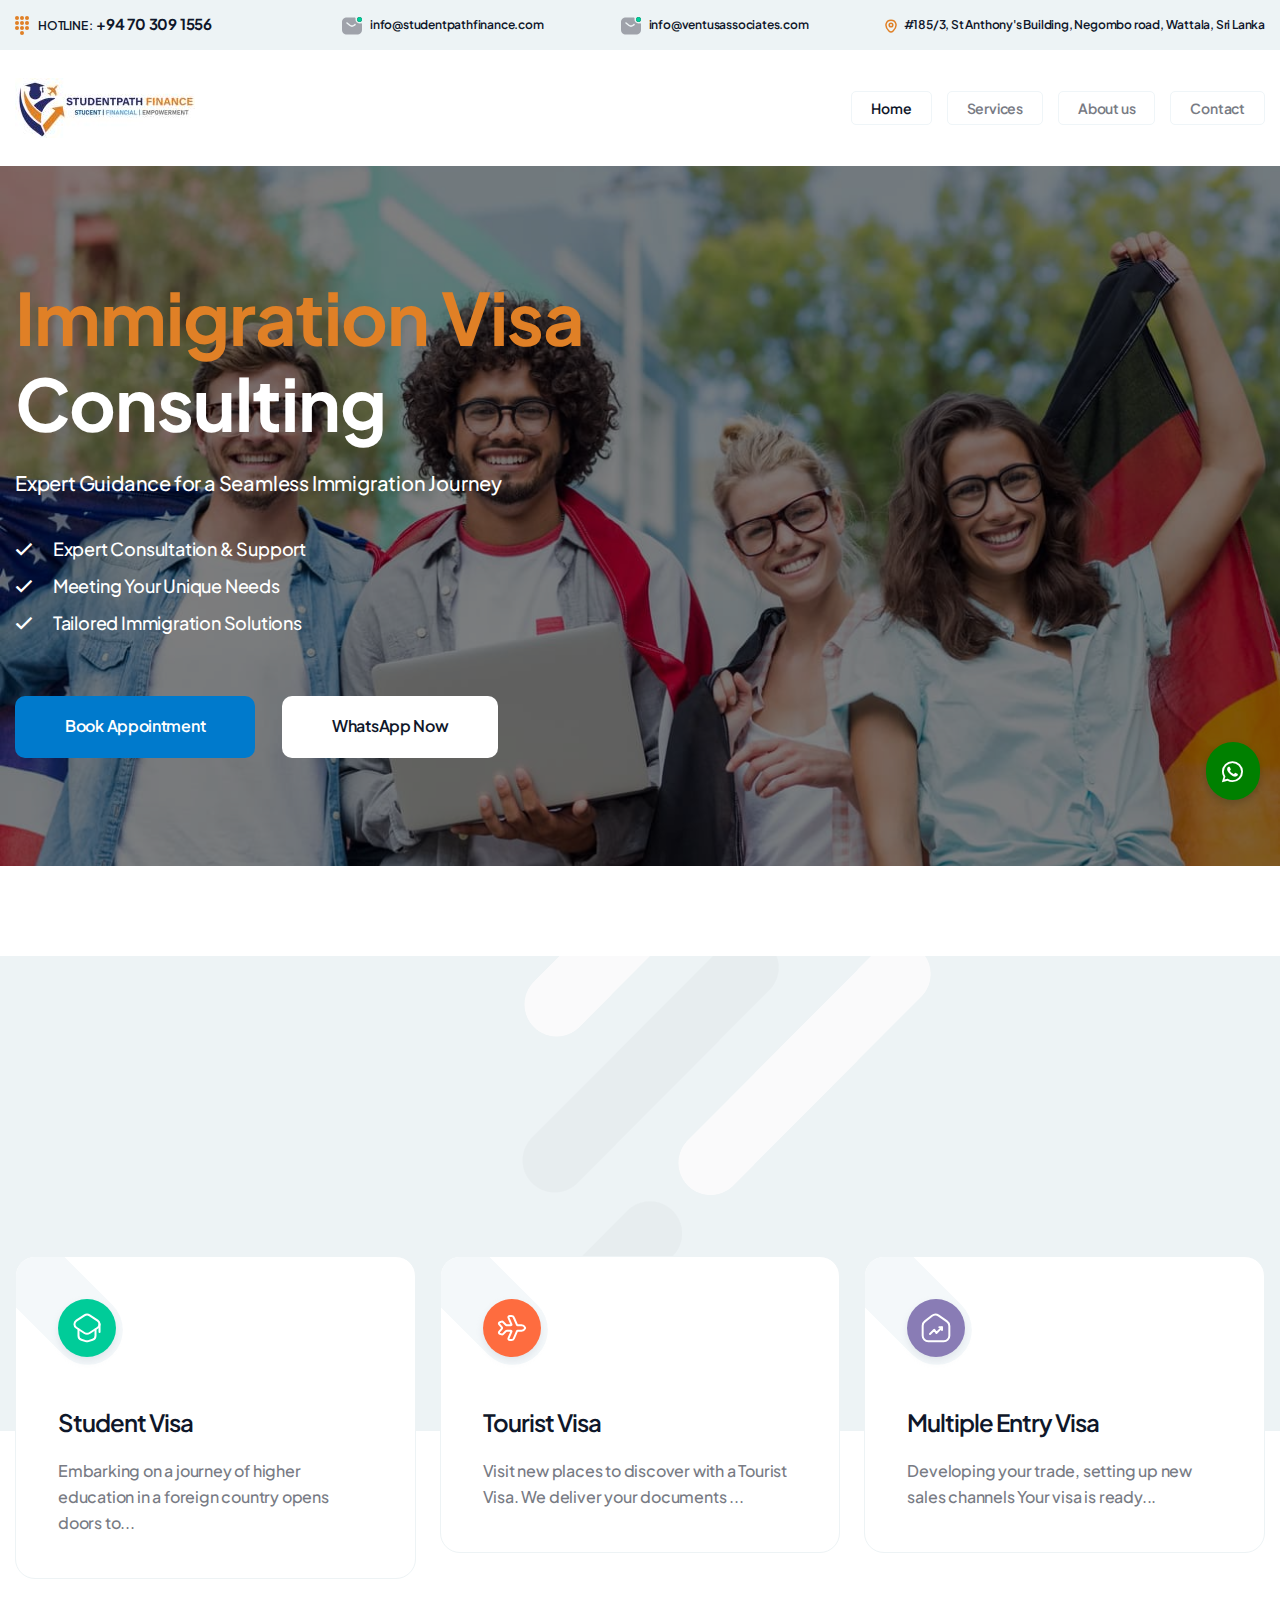
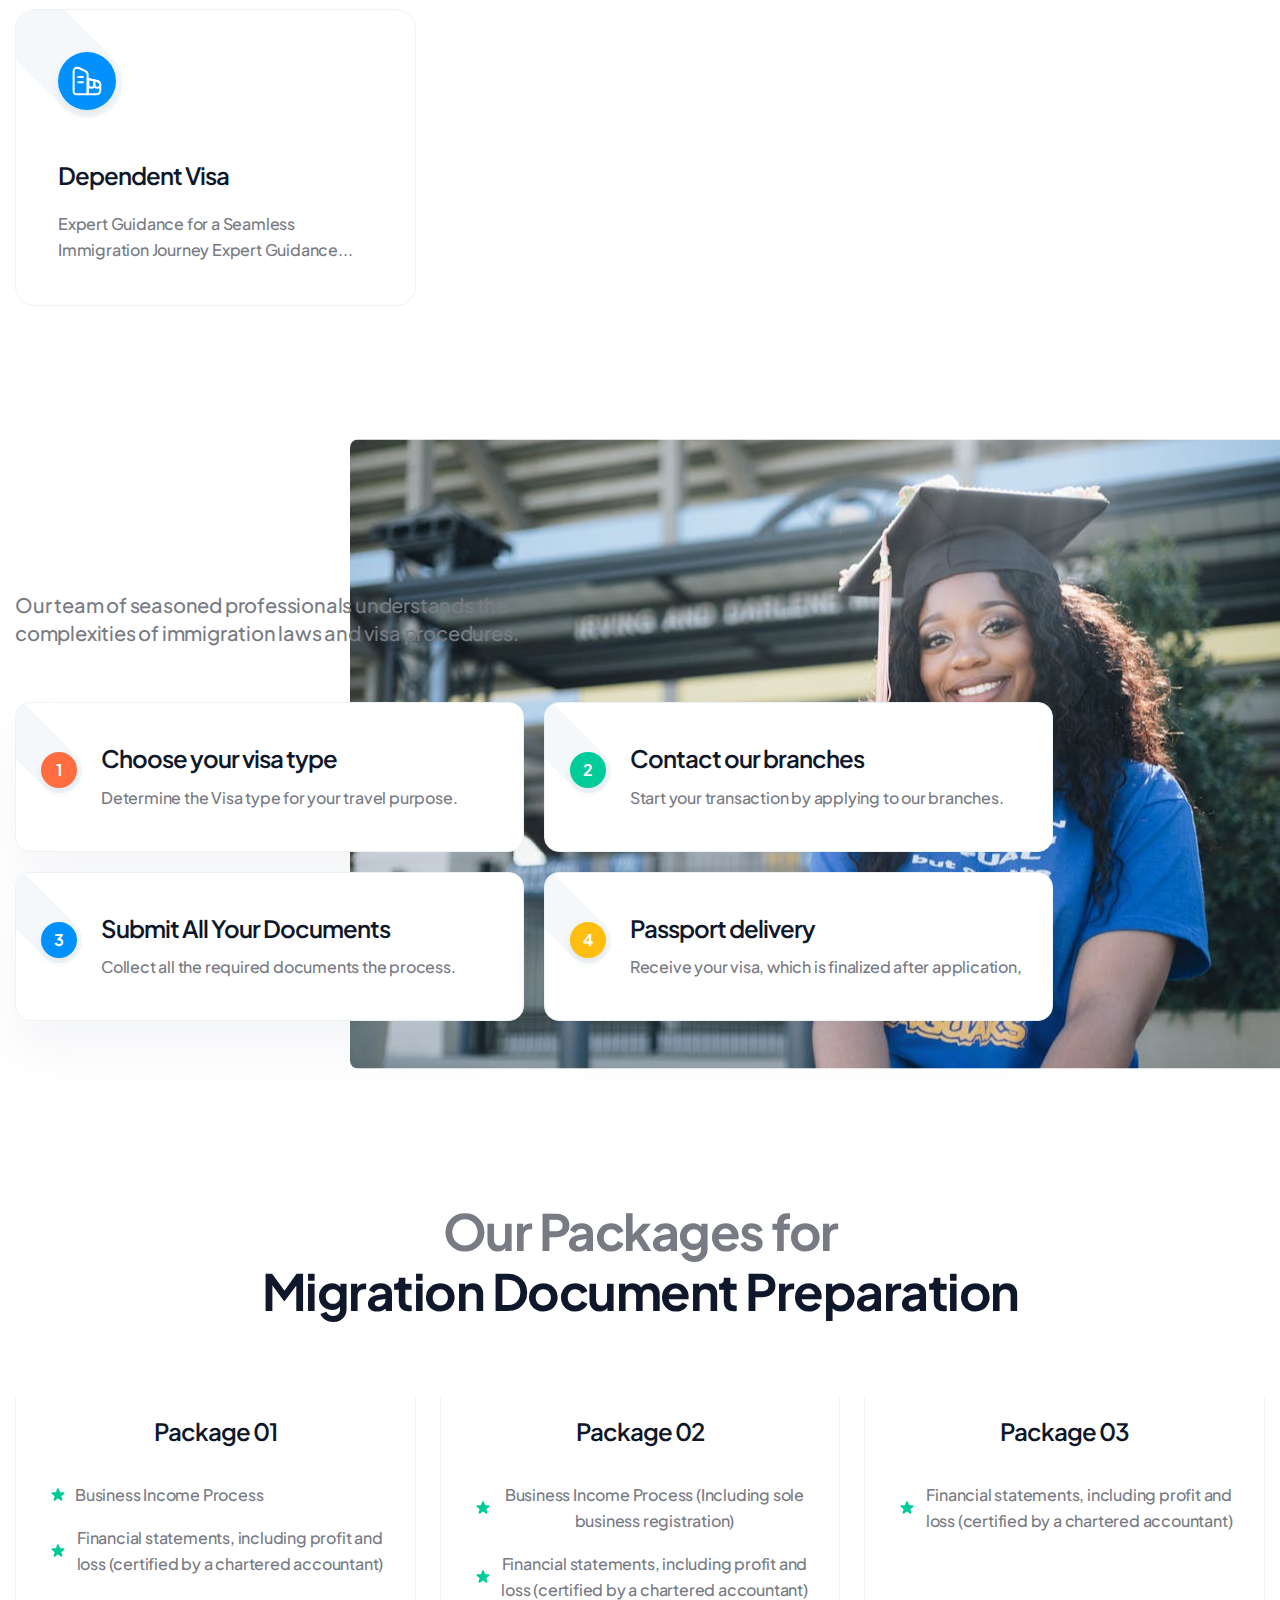
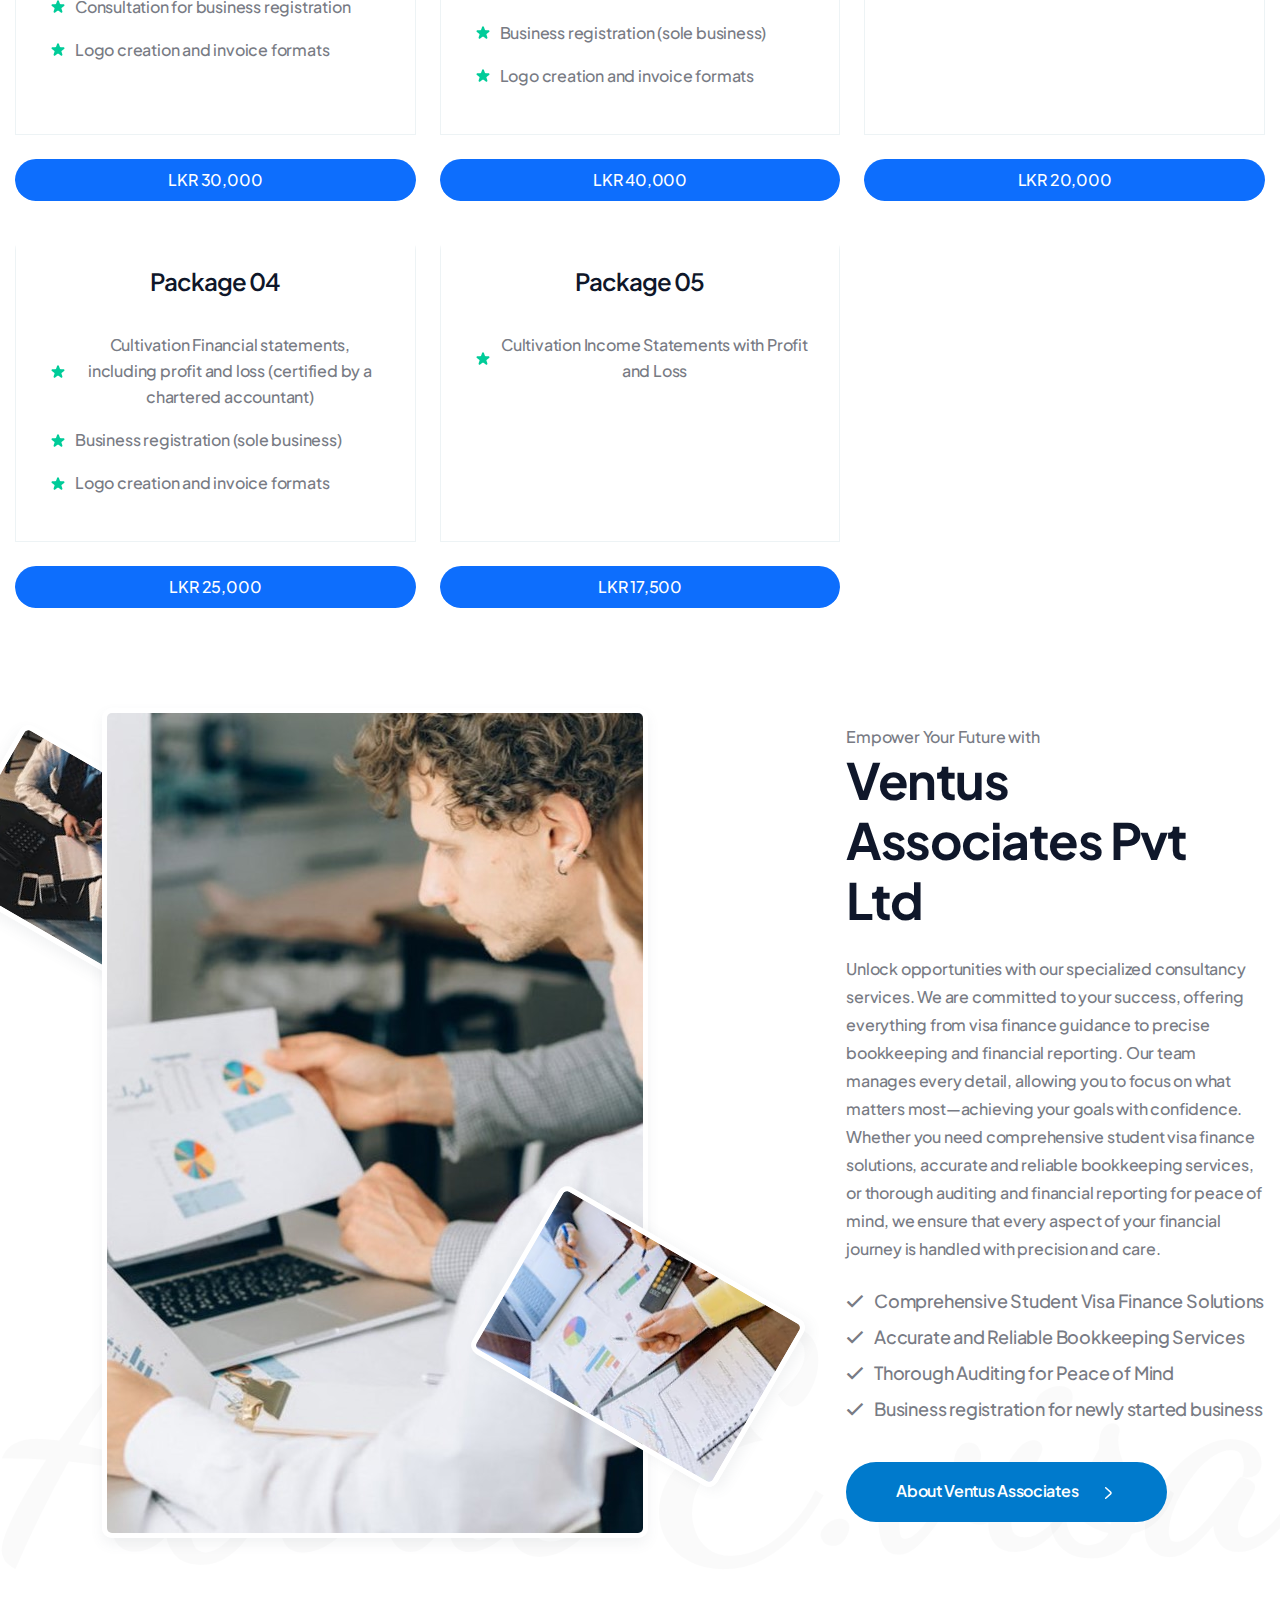
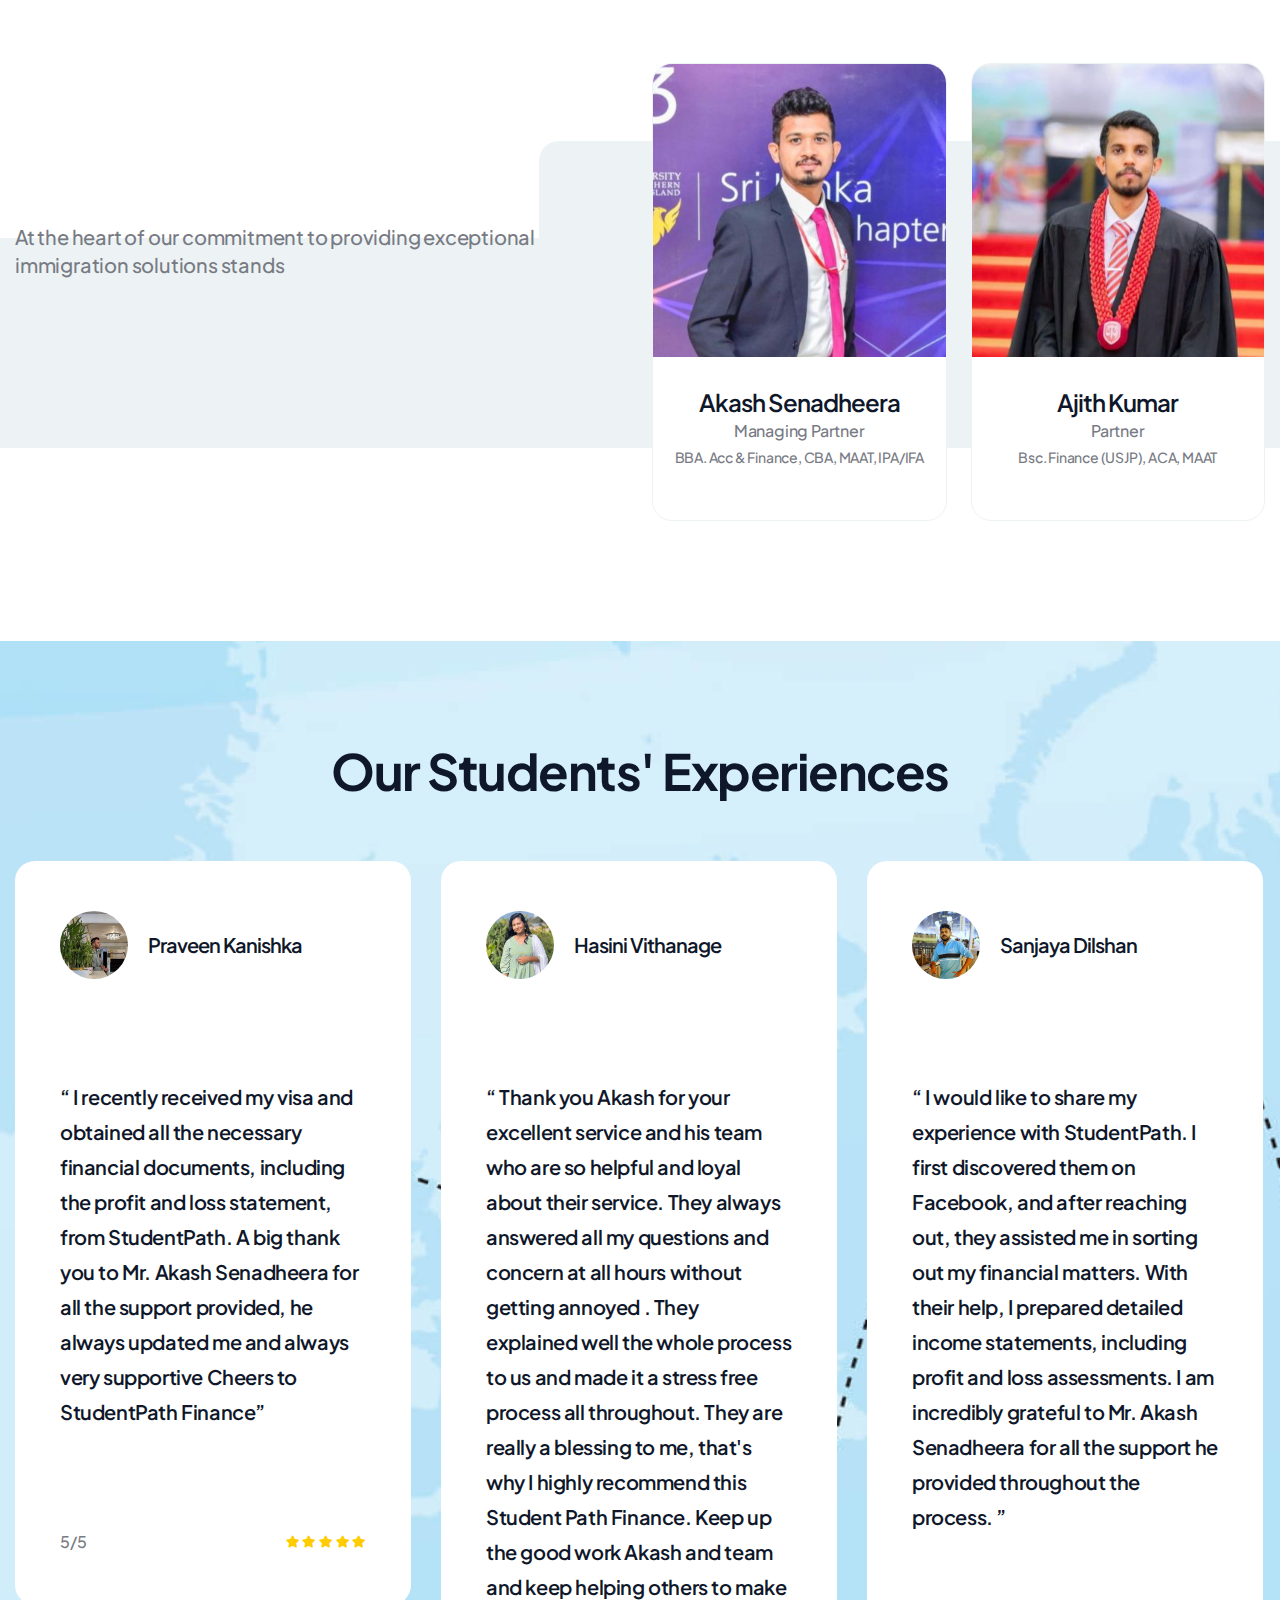
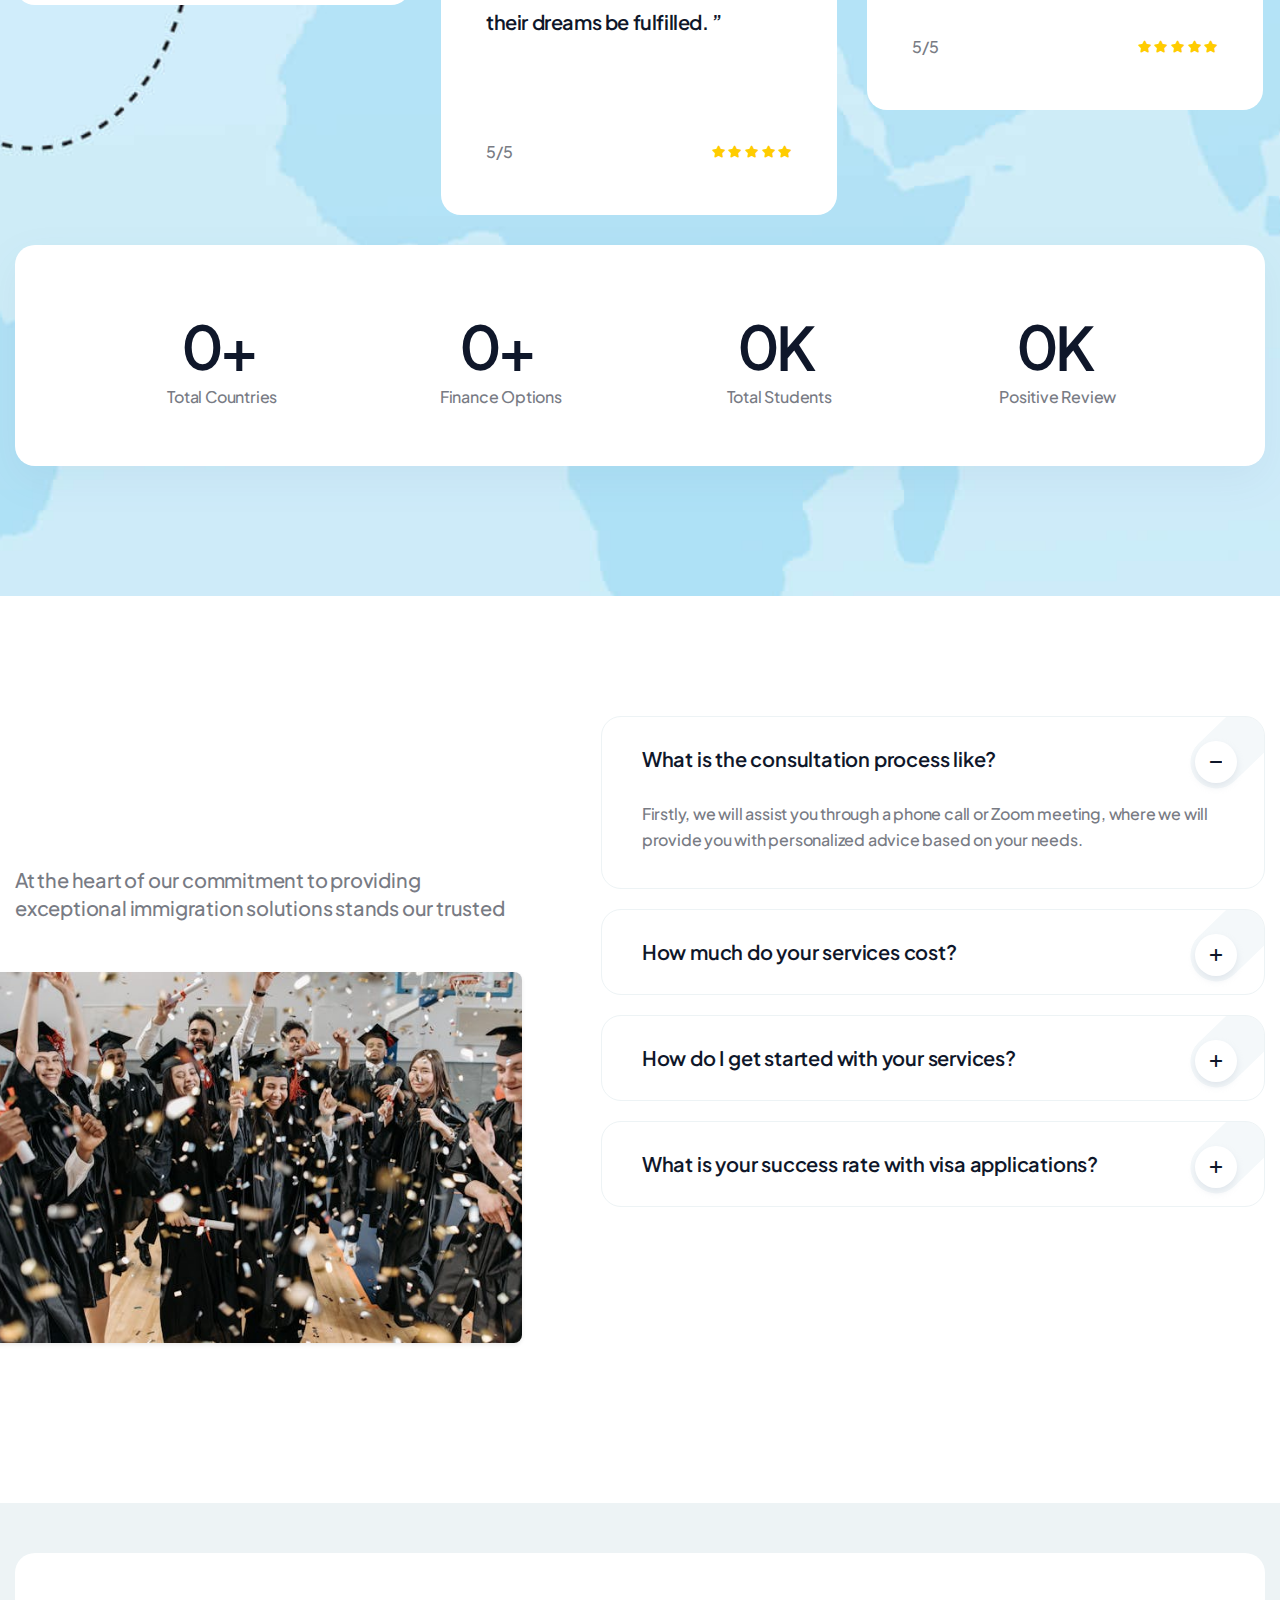
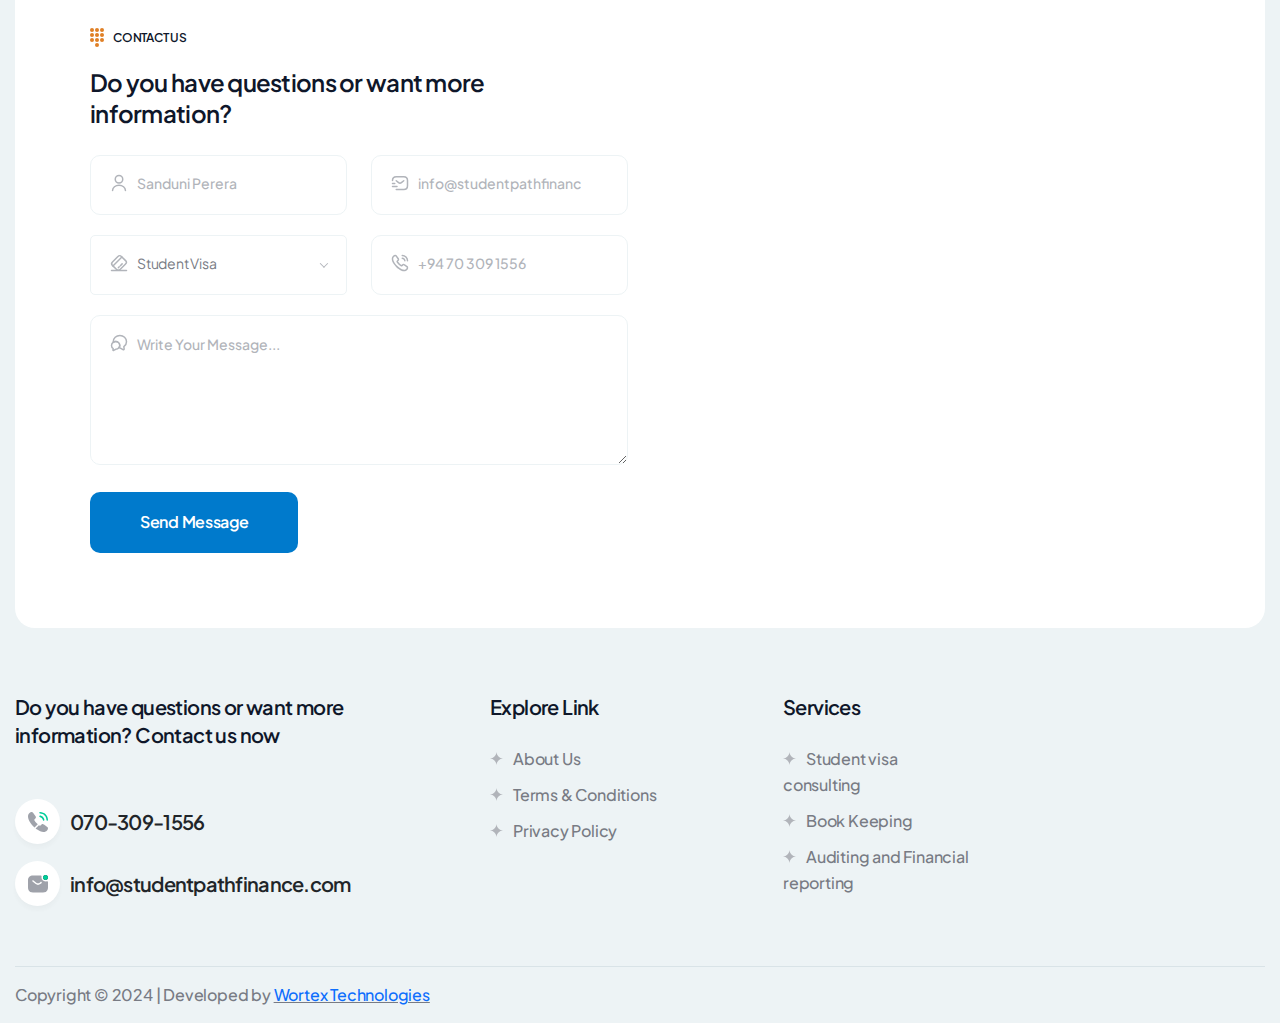
<file: studentpathfinance-main/index-1.html>
<!DOCTYPE html>
<html lang="en-LK">
  <head>
    <meta charset="utf-8" />
    <meta http-equiv="x-ua-compatible" content="ie=edge" />
    <!-- Google tag (gtag.js) -->
    <script
      async
      src="https://www.googletagmanager.com/gtag/js?id=G-98PM8H51PB"
    ></script>
    <script>
      window.dataLayer = window.dataLayer || [];
      function gtag() {
        dataLayer.push(arguments);
      }
      gtag("js", new Date());

      gtag("config", "G-98PM8H51PB");
    </script>
    <!--========= Required meta tags =========-->
    <!-- Google Tag Manager -->
    <script>
      (function (w, d, s, l, i) {
        w[l] = w[l] || [];
        w[l].push({ "gtm.start": new Date().getTime(), event: "gtm.js" });
        var f = d.getElementsByTagName(s)[0],
          j = d.createElement(s),
          dl = l != "dataLayer" ? "&l=" + l : "";
        j.async = true;
        j.src = "https://www.googletagmanager.com/gtm.js?id=" + i + dl;
        f.parentNode.insertBefore(j, f);
      })(window, document, "script", "dataLayer", "GTM-K6QV838P");
    </script>
    <!-- End Google Tag Manager -->
    <meta
      name="description"
      content="Student Path Finance and Ventus Associates are premier Chartered Accountancy and Business Consultancy firms dedicated to providing comprehensive, high-quality business services to individuals and businesses at affordable prices."
    />
    <meta
      name="viewport"
      content="width=device-width, initial-scale=1, shrink-to-fit=no"
    />
    <meta
      name="keywords"
      content="studentpath finance, ventus associates, student path finance, finance consultancy, student visa, visa services, financial planning, international education, visa assistance, financial advisory"
    />

    <meta
      property="og:title"
      content="Student Path Finance | Ventus Associates | Immigration Student Visa Finance
      Consulting"
    />
    <meta
      property="og:description"
      content="Student Path Finance and Ventus Associates are premier Chartered Accountancy and Business Consultancy firms dedicated to providing comprehensive, high-quality business services to individuals and businesses at affordable prices"
    />
    <meta
      property="og:image"
      content="https://studentpathfinance.com/assets/img/Student-Path-Finance-Logo.jpg"
    />
    <meta property="og:url" content="https://studentpathfinance.com" />
    <meta property="og:type" content="website" />

    <title>
      StudentPath Finance | Ventus Associates | Immigration Student Visa Finance
      Consulting
    </title>

    <link
      rel="shortcut icon"
      href="assets/img/favicon.png"
      type="images/x-icon"
    />

    <!-- css include -->
    <link rel="stylesheet" href="assets/css/bootstrap.min.css" />
    <link rel="stylesheet" href="assets/css/fontawesome.css" />
    <link rel="stylesheet" href="assets/css/animate.css" />
    <link rel="stylesheet" href="assets/css/swiper.min.css" />
    <link rel="stylesheet" href="assets/css/odometer.css" />
    <link rel="stylesheet" href="assets/css/nice-select.css" />
    <link rel="stylesheet" href="assets/css/jquery-ui.min.css" />
    <link rel="stylesheet" href="assets/css/magnific-popup.css" />
    <link rel="stylesheet" href="assets/css/main.css" />
  </head>

  <body>
    <!-- Google Tag Manager (noscript) -->
    <noscript
      ><iframe
        src="https://www.googletagmanager.com/ns.html?id=GTM-K6QV838P"
        height="0"
        width="0"
        style="display: none; visibility: hidden"
      ></iframe
    ></noscript>
    <!-- End Google Tag Manager (noscript) -->
    <!-- backtotop - start -->
    <div class="xb-backtotop">
      <a href="#" class="scroll">
        <i class="far fa-arrow-up"></i>
      </a>
    </div>
    <!-- backtotop - end -->

    <!-- WhatsApp Button - Start -->
    <a href="https://wa.me/94703091556" class="waBtn">
      <i class="fab fa-whatsapp"></i>
    </a>
    <!-- WhatsApp Button - End -->

    <!-- preloader start -->
    <!-- <div id="xb-loadding">
      <div class="loader">
        <div class="plane">
          <img class="plane-img" src="assets/img/icon/plane.gif" alt="" />
        </div>
        <div class="earth-wrapper">
          <div class="earth"></div>
        </div>
      </div>
    </div> -->
    <!-- preloader end -->

    <div class="body_wrap">
      <!-- header start -->
      <header class="site-header header-style-one">
        <div class="header__top-wrap gray-bg">
          <div class="container">
            <div class="header__top ul_li_between">
              <div class="header__top-cta">
                <img
                  src="assets/img/icon/n_pad.svg"
                  alt="Student path finance contact number"
                /><span>Hotline :</span> +94 70 309 1556
              </div>
              <ul class="header__top-info ul_li">
                <li>
                  <img
                    src="assets/img/icon/f_mail.svg"
                    alt="Student Path Finance Email Address"
                  />info@studentpathfinance.com
                </li>
                <li>
                  <img
                    src="assets/img/icon/f_mail.svg"
                    alt="Student Path Finance Email Address"
                  />info@ventusassociates.com
                </li>
                <li>
                  <img
                    src="assets/img/icon/location.svg"
                    alt="Student Path Finance Address"
                  />#185/3, St Anthony's Building, Negombo road, Wattala, Sri
                  Lanka
                </li>
              </ul>
            </div>
          </div>
        </div>
        <div class="header__wrap stricky">
          <div class="container">
            <div class="header__inner ul_li_between">
              <div class="header__logo">
                <a href="/"
                  ><img
                    src="assets/img/Student-Path-Finance-Logo.jpg"
                    alt="Student Path Finance Logo"
                /></a>
              </div>
              <div class="main-menu__wrap ul_li navbar navbar-expand-lg">
                <nav class="main-menu collapse navbar-collapse">
                  <ul>
                    <li class="active">
                      <a href="/"><span>Home</span></a>
                    </li>
                    <li>
                      <a href="services.html"><span>Services</span></a>
                    </li>
                    <li>
                      <a href="about.html"><span>About us</span></a>
                    </li>
                    <li>
                      <a href="contact.html"><span>Contact</span></a>
                    </li>
                  </ul>
                </nav>
              </div>
              <div class="xb-hamburger-menu">
                <div class="xb-nav-mobile">
                  <div class="xb-nav-mobile-button">
                    <i class="fal fa-bars"></i>
                  </div>
                </div>
              </div>
            </div>
          </div>
        </div>
        <div class="xb-header-wrap">
          <div class="xb-header-menu">
            <div class="xb-header-menu-scroll">
              <div class="xb-menu-close xb-hide-xl xb-close"></div>
              <div class="xb-logo-mobile xb-hide-xl">
                <a href="/" rel="home"
                  ><img src="assets/img/Student-Path-Finance-Logo.jpg" alt=""
                /></a>
              </div>
              <nav class="xb-header-nav">
                <ul class="xb-menu-primary clearfix">
                  <li class="menu-item active">
                    <a href="/"><span>Home</span></a>
                  </li>
                  <li class="menu-item">
                    <a href="services.html"><span>Services</span></a>
                  </li>
                  <li class="menu-item">
                    <a href="about.html"><span>About us</span></a>
                  </li>
                  <li class="menu-item">
                    <a href="contact.html"><span>Contact</span></a>
                  </li>
                </ul>
              </nav>
            </div>
          </div>
          <div class="xb-header-menu-backdrop"></div>
        </div>
      </header>
      <!-- header end -->

      <div class="body-overlay"></div>
      <main>
        <!-- hero start -->
        <section
          class="hero hero__style-one bg_img"
          data-background="assets/img/hero-image-student-path-finance.jpg"
        >
          <div class="overlay"></div>
          <div class="container">
            <div class="row align-items-center">
              <div class="col-xl-7 col-lg-7">
                <div class="hero__content">
                  <h1 class="wow skewIn">
                    Immigration Visa <br />
                    <span>Consulting</span>
                  </h1>
                  <p
                    class="wow fadeInUp"
                    data-wow-delay="200ms"
                    data-wow-duration=".6s"
                  >
                    Expert Guidance for a Seamless Immigration Journey
                  </p>
                  <ul
                    class="xb-list list-unstyled mt-40 mb-60 wow fadeInUp"
                    data-wow-delay="400ms"
                    data-wow-duration=".6s"
                  >
                    <li class="text-white">
                      <i class="far fa-check text-white"></i>Expert Consultation
                      & Support
                    </li>
                    <li class="text-white">
                      <i class="far fa-check text-white"></i>Meeting Your Unique
                      Needs
                    </li>
                    <li class="text-white">
                      <i class="far fa-check text-white"></i>Tailored
                      Immigration Solutions
                    </li>
                  </ul>
                  <div
                    class="btns wow fadeInUp"
                    data-wow-delay="600ms"
                    data-wow-duration=".6s"
                  >
                    <a class="thm-btn" href="#contactus">Book Appointment</a>
                    <a
                      class="thm-btn thm-btn--white"
                      href="https://wa.me/94762256466"
                    >
                      WhatsApp Now</a
                    >
                  </div>
                </div>
              </div>
            </div>
          </div>
        </section>

        <!-- hero end -->

        <!-- visa type start -->
        <section class="visa type pb-135 pt-90">
          <div class="container">
            <div class="service-wrap pos-rel">
              <div class="service-img-wrap">
                <div
                  class="service-bg"
                  data-background="assets/img/bg/service_bg.png"
                ></div>
                <div
                  class="service-img wow skewIn"
                  data-wow-delay="100ms"
                  data-background="assets/img/student-path-finance-graduation.jpg"
                ></div>
              </div>
              <div class="sec-title wow skewIn pt-120">
                <h2 class="mb-60">
                  Visa types and eligibility <br />
                  <span>assessment</span>
                </h2>
              </div>

              <div class="row justify-content-md-start mt-none-30">
                <div class="col-lg-4 col-md-6 mt-30">
                  <div class="xb-service">
                    <div class="xb-item--inner">
                      <div class="xb-item--icon color3 mb-50">
                        <img src="assets/img/icon/sv_03.svg" alt="" />
                      </div>
                      <div class="xb-item--holder">
                        <h3 class="xb-item--title mb-20">
                          <a href="visa-single.html">Student Visa</a>
                        </h3>
                        <div class="xb-item--description">
                          Embarking on a journey of higher education in a
                          foreign country opens doors to...
                        </div>
                      </div>
                    </div>
                  </div>
                </div>
                <div class="col-lg-4 col-md-6 mt-30">
                  <div class="xb-service">
                    <div class="xb-item--inner">
                      <div class="xb-item--icon mb-50">
                        <img src="assets/img/icon/sv_01.svg" alt="" />
                      </div>
                      <div class="xb-item--holder">
                        <h3 class="xb-item--title mb-20">
                          <a href="visa-single.html">Tourist Visa</a>
                        </h3>
                        <div class="xb-item--description">
                          Visit new places to discover with a Tourist Visa. We
                          deliver your documents ...
                        </div>
                      </div>
                    </div>
                  </div>
                </div>
                <div class="col-lg-4 col-md-6 mt-30">
                  <div class="xb-service">
                    <div class="xb-item--inner">
                      <div class="xb-item--icon color2 mb-50">
                        <img src="assets/img/icon/sv_02.svg" alt="" />
                      </div>
                      <div class="xb-item--holder">
                        <h3 class="xb-item--title mb-20">
                          <a href="visa-single.html">Multiple Entry Visa</a>
                        </h3>
                        <div class="xb-item--description">
                          Developing your trade, setting up new sales channels
                          Your visa is ready...
                        </div>
                      </div>
                    </div>
                  </div>
                </div>
                <div class="col-lg-4 col-md-6 mt-30">
                  <div class="xb-service">
                    <div class="xb-item--inner">
                      <div class="xb-item--icon color4 mb-50">
                        <img src="assets/img/icon/sv_04.svg" alt="" />
                      </div>
                      <div class="xb-item--holder">
                        <h3 class="xb-item--title mb-20">
                          <a href="visa-single.html">Dependent Visa </a>
                        </h3>
                        <div class="xb-item--description">
                          Expert Guidance for a Seamless Immigration Journey
                          Expert Guidance...
                        </div>
                      </div>
                    </div>
                  </div>
                </div>
              </div>
            </div>
          </div>
        </section>
        <!-- visa type end -->

        <!-- about start -->
        <section class="about pos-rel pb-130">
          <div class="container">
            <div class="sec-title mb-55">
              <h2 class="mb-30 wow skewIn">
                Dependable Visa & <br />
                <span>Immigration Guidance</span>
              </h2>
              <p>
                Our team of seasoned professionals understands the <br />
                complexities of immigration laws and visa procedures.
              </p>
            </div>
            <div class="row align-items-center">
              <div class="col-lg-10">
                <div class="about__content">
                  <ul class="about-list ul_li list-unstyled">
                    <li>
                      <div class="xb-item--inner">
                        <div class="xb-item--number">1</div>
                        <div class="xb-item--holder">
                          <h3 class="xb-item--title mb-10">
                            Choose your visa type
                          </h3>
                          <div class="xb-item--description">
                            Determine the Visa type for your travel purpose.
                          </div>
                        </div>
                      </div>
                    </li>
                    <li>
                      <div class="xb-item--inner">
                        <div class="xb-item--number color-2">2</div>
                        <div class="xb-item--holder">
                          <h3 class="xb-item--title mb-10">
                            Contact our branches
                          </h3>
                          <div class="xb-item--description">
                            Start your transaction by applying to our branches.
                          </div>
                        </div>
                      </div>
                    </li>
                    <li>
                      <div class="xb-item--inner">
                        <div class="xb-item--number color-3">3</div>
                        <div class="xb-item--holder">
                          <h3 class="xb-item--title mb-10">
                            Submit All Your Documents
                          </h3>
                          <div class="xb-item--description">
                            Collect all the required documents the process.
                          </div>
                        </div>
                      </div>
                    </li>
                    <li>
                      <div class="xb-item--inner">
                        <div class="xb-item--number color-4">4</div>
                        <div class="xb-item--holder">
                          <h3 class="xb-item--title mb-10">
                            Passport delivery
                          </h3>
                          <div class="xb-item--description">
                            Receive your visa, which is finalized after
                            application,
                          </div>
                        </div>
                      </div>
                    </li>
                  </ul>
                </div>
              </div>
            </div>
          </div>
          <div class="about__img">
            <img
              src="assets/img/student-path-finance-about-photo-usa.jpg"
              alt="student-path-finance-about-photo"
              class="rounded-3"
            />
          </div>
        </section>
        <!-- about end -->

        <!-- coaching start -->
        <!-- CSS -->
        <style>
          .coaching .row {
            display: flex;
            flex-wrap: wrap;
          }

          .xb-coaching {
            display: flex;
            flex-direction: column;
            height: 100%;
          }

          .xb-item--inner {
            flex-grow: 1;
            /* Ensures the content takes up all available space */
            display: flex;
            flex-direction: column;
            justify-content: space-between;
            /* Align the content and price */
          }

          .xb-item--holder {
            flex-grow: 1;
            display: flex;
            flex-direction: column;
            justify-content: flex-start;
          }

          .single-content-list li {
            margin-bottom: 10px;
          }

          .bg-primary {
            background-color: #007bff;
          }

          .rounded-pill {
            border-radius: 50rem;
          }

          .price {
            margin-top: auto;
          }
        </style>

        <!-- HTML -->
        <section class="coaching pt-50 pb-100">
          <div class="container">
            <div class="sec-title sec-title--travel text-center mb-60">
              <h2>
                <span>Our Packages for </span><br />Migration Document
                Preparation
              </h2>
            </div>

            <div class="row mt-none-30">
              <!-- Package 01 -->
              <div class="col-lg-4 col-md-6 mt-30">
                <div class="xb-coaching">
                  <div class="xb-item--inner">
                    <div class="xb-item--holder pos-rel text-center">
                      <h3 class="xb-item--title mx-auto">Package 01</h3>
                      <ul class="single-content-list list-unstyled pl-5 mt-20">
                        <li class="fs-6 text-center">
                          <img src="assets/img/icon/star.svg" alt="" /> Business
                          Income Process
                        </li>
                        <li class="fs-6 text-center">
                          <img src="assets/img/icon/star.svg" alt="" />Financial
                          statements, including profit and loss (certified by a
                          chartered accountant)
                        </li>
                        <!-- <li class="fs-6">
                      <img src="assets/img/icon/star.svg" alt="" /> Weekly bank rotation summary
                    </li> -->
                        <li class="fs-6">
                          <img src="assets/img/icon/star.svg" alt="" />
                          Consultation for business registration
                        </li>
                        <!-- <li class="fs-6">
                      <img src="assets/img/icon/star.svg" alt="" /> Business invoices for proof of sales
                    </li> -->
                        <li class="fs-6">
                          <img src="assets/img/icon/star.svg" alt="" /> Logo
                          creation and invoice formats
                        </li>
                      </ul>
                    </div>
                    <p
                      class="bg-primary rounded-pill text-center text-white p-2 mt-4 price"
                    >
                      LKR 30,000
                    </p>
                  </div>
                </div>
              </div>

              <!-- Package 02 -->
              <div class="col-lg-4 col-md-6 mt-30">
                <div class="xb-coaching">
                  <div class="xb-item--inner">
                    <div class="xb-item--holder pos-rel text-center">
                      <h3 class="xb-item--title mx-auto">Package 02</h3>
                      <ul class="single-content-list list-unstyled pl-5 mt-20">
                        <li class="fs-6 text-center">
                          <img src="assets/img/icon/star.svg" alt="" /> Business
                          Income Process (Including sole business registration)
                        </li>
                        <li class="fs-6 text-center">
                          <img src="assets/img/icon/star.svg" alt="" />
                          Financial statements, including profit and loss
                          (certified by a chartered accountant)
                        </li>
                        <!-- <li class="fs-6">
                      <img src="assets/img/icon/star.svg" alt="" /> Weekly bank rotation summary
                    </li> -->
                        <li class="fs-6">
                          <img src="assets/img/icon/star.svg" alt="" /> Business
                          registration (sole business)
                        </li>
                        <!-- <li class="fs-6">
                      <img src="assets/img/icon/star.svg" alt="" /> Business invoices for proof of sales
                    </li> -->
                        <li class="fs-6">
                          <img src="assets/img/icon/star.svg" alt="" /> Logo
                          creation and invoice formats
                        </li>
                      </ul>
                    </div>
                    <p
                      class="bg-primary rounded-pill text-center text-white p-2 mt-4 price"
                    >
                      LKR 40,000
                    </p>
                  </div>
                </div>
              </div>

              <!-- Package 03 -->
              <div class="col-lg-4 col-md-6 mt-30">
                <div class="xb-coaching">
                  <div class="xb-item--inner">
                    <div class="xb-item--holder pos-rel text-center">
                      <h3 class="xb-item--title mx-auto">Package 03</h3>
                      <ul class="single-content-list list-unstyled pl-5 mt-20">
                        <li class="fs-6 text-center">
                          <img src="assets/img/icon/star.svg" alt="" />
                          Financial statements, including profit and loss
                          (certified by a chartered accountant)
                        </li>
                      </ul>
                    </div>
                    <p
                      class="bg-primary rounded-pill text-center text-white p-2 mt-4 price"
                    >
                      LKR 20,000
                    </p>
                  </div>
                </div>
              </div>

              <!-- Package 04 -->
              <div class="col-lg-4 col-md-6 mt-30">
                <div class="xb-coaching">
                  <div class="xb-item--inner">
                    <div class="xb-item--holder pos-rel text-center">
                      <h3 class="xb-item--title mx-auto">Package 04</h3>
                      <ul class="single-content-list list-unstyled pl-5 mt-20">
                        <!-- <li class="fs-6 text-center">
                      <img src="assets/img/icon/star.svg" alt="" /> Cultivation FInancial Sta Certificates
                    </li> -->
                        <li class="fs-6">
                          <img
                            src="assets/img/icon/star.svg"
                            alt=""
                            class="start"
                          />
                          Cultivation Financial statements, including profit and
                          loss (certified by a chartered accountant)
                        </li>
                        <!-- <li class="fs-6">
                      <img src="assets/img/icon/star.svg" alt="" /> Weekly bank rotation summary
                    </li> -->
                        <li class="fs-6">
                          <img src="assets/img/icon/star.svg" alt="" /> Business
                          registration (sole business)
                        </li>
                        <!-- <li class="fs-6">
                      <img src="assets/img/icon/star.svg" alt="" /> Business invoices for proof of sales
                    </li> -->
                        <li class="fs-6">
                          <img src="assets/img/icon/star.svg" alt="" /> Logo
                          creation and invoice formats
                        </li>
                      </ul>
                    </div>
                    <p
                      class="bg-primary rounded-pill text-center text-white p-2 mt-4 price"
                    >
                      LKR 25,000
                    </p>
                  </div>
                </div>
              </div>

              <!-- Package 05 -->
              <div class="col-lg-4 col-md-6 mt-30">
                <div class="xb-coaching">
                  <div class="xb-item--inner">
                    <div class="xb-item--holder pos-rel text-center">
                      <h3 class="xb-item--title mx-auto">Package 05</h3>
                      <ul class="single-content-list list-unstyled pl-5 mt-20">
                        <li class="fs-6">
                          <img src="assets/img/icon/star.svg" alt="" />
                          Cultivation Income Statements with Profit and Loss
                        </li>
                      </ul>
                    </div>
                    <p
                      class="bg-primary rounded-pill text-center text-white p-2 mt-4 price"
                    >
                      LKR 17,500
                    </p>
                  </div>
                </div>
              </div>
            </div>
          </div>
        </section>

        <!-- about start -->
        <section class="about pos-rel pb-125">
          <div class="container">
            <div class="row align-items-center mt-none-30">
              <div class="col-lg-7 mt-30">
                <div class="xb-about xb-about2">
                  <div class="xb-item--img text-center pos-rel">
                    <div class="xb-item--main-img">
                      <img src="assets/img/finance.jpg" alt="" />
                    </div>
                    <div class="xb-item--sml-img1">
                      <img
                        src="assets/img/ventus-associates-book-keeping.jpg"
                        alt=""
                      />
                    </div>
                    <div class="xb-item--sml-img2">
                      <img
                        src="assets/img/auditing-ventus-associates.jpg"
                        alt=""
                      />
                    </div>
                  </div>
                </div>
              </div>
              <div class="col-lg-5 mt-30">
                <div class="xb-travel-about-content">
                  <div class="sec-title sec-title--travel">
                    <span class="">Empower Your Future with</span>
                    <h2 class="mb-25">Ventus Associates Pvt Ltd</h2>
                    <p class="mb-25">
                      Unlock opportunities with our specialized consultancy
                      services. We are committed to your success, offering
                      everything from visa finance guidance to precise
                      bookkeeping and financial reporting. Our team manages
                      every detail, allowing you to focus on what matters
                      most—achieving your goals with confidence. Whether you
                      need comprehensive student visa finance solutions,
                      accurate and reliable bookkeeping services, or thorough
                      auditing and financial reporting for peace of mind, we
                      ensure that every aspect of your financial journey is
                      handled with precision and care.
                    </p>
                  </div>
                  <ul class="xb-about-list list-unstyled mt-25 mb-40">
                    <li>
                      <i class="far fa-check"></i>Comprehensive Student Visa
                      Finance Solutions
                    </li>
                    <li>
                      <i class="far fa-check"></i>Accurate and Reliable
                      Bookkeeping Services
                    </li>
                    <li>
                      <i class="far fa-check"></i>Thorough Auditing for Peace of
                      Mind
                    </li>
                    <li>
                      <i class="far fa-check"></i>Business registration for
                      newly started business
                    </li>
                  </ul>
                  <div class="ul_li btns">
                    <a class="thm-btn thm-btn--trv" href="services.html"
                      >About Ventus Associates<span
                        ><img
                          src="assets/img/icon/arrow-right.svg"
                          alt="" /></span
                    ></a>
                    <!-- <a class="btn-video popup-video" href="https://www.youtube.com/watch?v=cRXm1p-CNyk"><i class="far fa-play"></i></a> -->
                  </div>
                </div>
              </div>
            </div>
          </div>
          <div class="xb-about-shape">
            <img src="assets/img/shape/about_shape.png" alt="" />
          </div>
          <h2 class="xb-strock-text">About E.visa</h2>
        </section>
        <!-- about end -->

        <!-- team start -->
        <section class="team pb-120">
          <div class="container">
            <div class="team-wrap pos-rel">
              <div class="row mt-none-30">
                <div class="col-xl-6 mt-30">
                  <div class="sec-title mb-45">
                    <h2 class="mb-40 wow skewIn">
                      Our trusted <br />
                      <span> support team</span>
                    </h2>
                    <p>
                      At the heart of our commitment to providing exceptional
                      immigration solutions stands
                    </p>
                  </div>
                </div>
                <div class="col-xl-3 col-lg-4 col-md-6 mt-30">
                  <div class="xb-team text-center">
                    <div class="xb-item--inner" data-parallax='{"scale" : 1}'>
                      <div class="xb-item--img">
                        <img
                          src="assets/img/Akash-Senadheera-Student-Path-Finance-Managing-Partner.jpg"
                          alt="Akash Senadheera Student Path Finance Managing Partner"
                        />
                      </div>
                      <div class="xb-item--holder">
                        <h3 class="xb-item--name">
                          <a href="#">Akash Senadheera</a>
                        </h3>
                        <span class="">Managing Partner</span>
                        <span class="xb-item--designation"
                          >BBA. Acc & Finance, CBA, MAAT, IPA/IFA</span
                        >
                      </div>
                      <ul class="xb-item--social list-unstyled">
                        <!-- <li>
                          <a href="#!"><i class="fab fa-twitter"></i></a>
                        </li> -->
                        <li>
                          <a
                            href="https://www.linkedin.com/in/akash-senadheera-bba-ipa-ifa-172ba4288?utm_source=share&utm_campaign=share_via&utm_content=profile&utm_medium=ios_app"
                            ><i class="fab fa-linkedin-in"></i
                          ></a>
                        </li>
                        <!-- <li>
                          <a href="#!"><i class="fab fa-facebook-f"></i></a>
                        </li> -->
                      </ul>
                    </div>
                  </div>
                </div>
                <div class="col-xl-3 col-lg-4 col-md-6 mt-30">
                  <div class="xb-team text-center">
                    <div class="xb-item--inner">
                      <div class="xb-item--img">
                        <img
                          src="assets/img/Ajith-Kumara-Student-Path-Finance.jpg"
                          alt="Ajith Kumara Student Path Finance Partner"
                        />
                      </div>
                      <div class="xb-item--holder">
                        <h3 class="xb-item--name">
                          <a href="#">Ajith Kumar</a>
                        </h3>
                        <span class="">Partner</span>
                        <span class="xb-item--designation"
                          >Bsc. Finance (USJP), ACA, MAAT</span
                        >
                      </div>
                      <ul class="xb-item--social list-unstyled">
                        <!-- <li>
                          <a href="#!"><i class="fab fa-twitter"></i></a>
                        </li> -->
                        <li>
                          <a
                            href="https://www.linkedin.com/in/ajithkumar-aca?utm_source=share&utm_campaign=share_via&utm_content=profile&utm_medium=ios_app"
                            ><i class="fab fa-linkedin-in"></i
                          ></a>
                        </li>
                        <!-- <li>
                          <a href="#!"><i class="fab fa-facebook-f"></i></a>
                        </li> -->
                      </ul>
                    </div>
                  </div>
                </div>
              </div>
              <div class="xb-team-bg">
                <div class="xb-bg xb-bg--1"></div>
                <div class="xb-bg xb-bg--2"></div>
              </div>
            </div>
          </div>
        </section>
        <!-- team end -->

        <!-- testimonial start -->
        <section
          class="testimonial pt-100 pb-130 bg_img"
          data-background="assets/img/bg/testimonial_bg.jpg"
        >
          <div class="container">
            <div class="sec-title sec-title--travel text-center mb-60">
              <h2>Our Students' Experiences</h2>
            </div>
            <div class="xb-carousel-inner">
              <div class="xb-testimonial-slider2 xb-swiper-container">
                <div class="swiper-wrapper">
                  <div class="swiper-slide xb-testimonial4">
                    <div class="xb-item--inner">
                      <div class="xb-item--author ul_li mb-100">
                        <div class="xb-item--avatar">
                          <img
                            src="assets/img/testimonial/Praveen Kanishka.jpg"
                            alt=""
                          />
                        </div>
                        <h3 class="xb-item--name">Praveen Kanishka</h3>
                      </div>
                      <div class="xb-item--content mb-100">
                        “ I recently received my visa and obtained all the
                        necessary financial documents, including the profit and
                        loss statement, from StudentPath. A big thank you to Mr.
                        Akash Senadheera for all the support provided, he always
                        updated me and always very supportive Cheers to
                        StudentPath Finance”
                      </div>
                      <div class="xb-item--bottom ul_li_between">
                        5/5
                        <ul class="xb-star-rating">
                          <li><i class="fas fa-star"></i></li>
                          <li><i class="fas fa-star"></i></li>
                          <li><i class="fas fa-star"></i></li>
                          <li><i class="fas fa-star"></i></li>
                          <li><i class="fas fa-star"></i></li>
                        </ul>
                      </div>
                    </div>
                  </div>
                  <div class="swiper-slide xb-testimonial4">
                    <div class="xb-item--inner">
                      <div class="xb-item--author ul_li mb-100">
                        <div class="xb-item--avatar">
                          <img
                            src="assets/img/testimonial/Hasini Vithanage.jpg"
                            alt=""
                          />
                        </div>
                        <h3 class="xb-item--name">Hasini Vithanage</h3>
                      </div>
                      <div class="xb-item--content mb-100">
                        “ Thank you Akash for your excellent service and his
                        team who are so helpful and loyal about their service.
                        They always answered all my questions and concern at all
                        hours without getting annoyed . They explained well the
                        whole process to us and made it a stress free process
                        all throughout. They are really a blessing to me, that's
                        why I highly recommend this Student Path Finance. Keep
                        up the good work Akash and team and keep helping others
                        to make their dreams be fulfilled. ”
                      </div>
                      <div class="xb-item--bottom ul_li_between">
                        5/5
                        <ul class="xb-star-rating">
                          <li><i class="fas fa-star"></i></li>
                          <li><i class="fas fa-star"></i></li>
                          <li><i class="fas fa-star"></i></li>
                          <li><i class="fas fa-star"></i></li>
                          <li><i class="fas fa-star"></i></li>
                        </ul>
                      </div>
                    </div>
                  </div>
                  <div class="swiper-slide xb-testimonial4">
                    <div class="xb-item--inner">
                      <div class="xb-item--author ul_li mb-100">
                        <div class="xb-item--avatar">
                          <img
                            src="assets/img/testimonial/Sanjaya Dilshan.jpg"
                            alt=""
                          />
                        </div>
                        <h3 class="xb-item--name">Sanjaya Dilshan</h3>
                      </div>
                      <div class="xb-item--content mb-100">
                        “ I would like to share my experience with StudentPath.
                        I first discovered them on Facebook, and after reaching
                        out, they assisted me in sorting out my financial
                        matters. With their help, I prepared detailed income
                        statements, including profit and loss assessments. I am
                        incredibly grateful to Mr. Akash Senadheera for all the
                        support he provided throughout the process. ”
                      </div>
                      <div class="xb-item--bottom ul_li_between">
                        5/5
                        <ul class="xb-star-rating">
                          <li><i class="fas fa-star"></i></li>
                          <li><i class="fas fa-star"></i></li>
                          <li><i class="fas fa-star"></i></li>
                          <li><i class="fas fa-star"></i></li>
                          <li><i class="fas fa-star"></i></li>
                        </ul>
                      </div>
                    </div>
                  </div>
                </div>
              </div>
            </div>
            <div class="xb-counter__wrap mt-30">
              <div class="row">
                <div class="col-lg-3 col-md-6">
                  <div class="xb-counter2">
                    <div class="xb-item--inner text-center">
                      <h2 class="xb-item--number">
                        <span class="xbo" data-count="170">00</span
                        ><span class="suffix">+</span>
                      </h2>
                      <span>Total Countries</span>
                    </div>
                  </div>
                </div>
                <div class="col-lg-3 col-md-6">
                  <div class="xb-counter2">
                    <div class="xb-item--inner text-center">
                      <h2 class="xb-item--number">
                        <span class="xbo" data-count="12">00</span
                        ><span class="suffix">+</span>
                      </h2>
                      <span>Finance Options</span>
                    </div>
                  </div>
                </div>
                <div class="col-lg-3 col-md-6">
                  <div class="xb-counter2">
                    <div class="xb-item--inner text-center">
                      <h2 class="xb-item--number">
                        <span class="xbo" data-count="20">00</span
                        ><span class="suffix">K</span>
                      </h2>
                      <span>Total Students</span>
                    </div>
                  </div>
                </div>
                <div class="col-lg-3 col-md-6">
                  <div class="xb-counter2">
                    <div class="xb-item--inner text-center">
                      <h2 class="xb-item--number">
                        <span class="xbo" data-count="08">00</span
                        ><span class="suffix">K</span>
                      </h2>
                      <span>Positive Review</span>
                    </div>
                  </div>
                </div>
              </div>
            </div>
          </div>
        </section>
        <!-- testimonial end -->

        <!-- faq start -->
        <section class="faq pt-120 pb-120">
          <div class="container">
            <div class="row">
              <div class="col-lg-5">
                <div class="xb-faq-content">
                  <div class="sec-title mb-50">
                    <h2 class="mb-30 wow skewIn">
                      Common questions <br />
                      <span> answered</span>
                    </h2>
                    <p>
                      At the heart of our commitment to providing <br />
                      exceptional immigration solutions stands our trusted
                    </p>
                  </div>
                  <div class="faq-img mb-40">
                    <img
                      src="assets/img/student-path-finance-faq.jpg"
                      alt="student path finance frequently asked questions"
                      class="rounded-3 shadow-sm"
                    />
                  </div>
                </div>
              </div>
              <div class="col-lg-7">
                <div class="xb-faq">
                  <ul class="accordion_box clearfix">
                    <li class="accordion block active-block">
                      <div class="acc-btn">
                        What is the consultation process like?
                        <span class="arrow"></span>
                      </div>
                      <div class="acc_body current">
                        <div class="content">
                          <p>
                            Firstly, we will assist you through a phone call or
                            Zoom meeting, where we will provide you with
                            personalized advice based on your needs.
                          </p>
                          <!-- <ul>
                            <li>
                              <i class="far fa-check"></i>Comprehensive Visa
                              Assistance
                            </li>
                            <li>
                              <i class="far fa-check"></i>Visa Category
                              Expertise
                            </li>
                            <li>
                              <i class="far fa-check"></i>Transparency and
                              Communication
                            </li>
                          </ul> -->
                        </div>
                      </div>
                    </li>
                    <li class="accordion block">
                      <div class="acc-btn">
                        How much do your services cost?
                        <span class="arrow"></span>
                      </div>
                      <div class="acc_body">
                        <div class="content">
                          <p>
                            Our service packages start from LKR 17,500 and go up
                            to LKR 40,000, depending on the specific services
                            and level of support required.
                          </p>
                        </div>
                      </div>
                    </li>
                    <li class="accordion block">
                      <div class="acc-btn">
                        How do I get started with your services?
                        <span class="arrow"></span>
                      </div>
                      <div class="acc_body">
                        <div class="content">
                          <p>
                            To get started, you'll first need to fill out our
                            forms. Once completed, we will provide you with
                            access to your personalized folder containing all
                            the necessary documents and resources.
                          </p>
                        </div>
                      </div>
                    </li>
                    <li class="accordion block">
                      <div class="acc-btn">
                        What is your success rate with visa applications?
                        <span class="arrow"></span>
                      </div>
                      <div class="acc_body">
                        <div class="content">
                          <p>
                            Based on our previous records, our visa
                            documentation services have achieved a 100% success
                            rate in securing visas for our clients.
                          </p>
                        </div>
                      </div>
                    </li>
                  </ul>
                </div>
              </div>
            </div>
          </div>
        </section>
        <!-- faq end -->

        <!-- contact start -->
        <section class="contact pt-50 gray-bg" id="contactus">
          <div class="container">
            <div class="xb-contact pos-rel">
              <div class="row">
                <div class="col-lg-6">
                  <div class="xb-item--inner">
                    <div class="xb-item--holder mb-25">
                      <span
                        ><img src="assets/img/icon/n_pad.svg" alt="" />Contact
                        Us</span
                      >
                      <h3>
                        Do you have questions or want more <br />
                        information?
                      </h3>
                    </div>
                    <form
                      class="xb-item--form contact-from"
                      action="mail.php"
                      method="POST"
                    >
                      <div class="row">
                        <div class="col-lg-6">
                          <div class="xb-item--field">
                            <span
                              ><img src="assets/img/icon/c_user.svg" alt=""
                            /></span>
                            <input
                              type="text"
                              name="name"
                              placeholder="Sanduni Perera"
                              required
                            />
                          </div>
                        </div>
                        <div class="col-lg-6">
                          <div class="xb-item--field">
                            <span
                              ><img src="assets/img/icon/c_mail.svg" alt=""
                            /></span>
                            <input
                              type="email"
                              name="email"
                              placeholder="info@studentpathfinance.com"
                              required
                            />
                          </div>
                        </div>
                        <div class="col-lg-6">
                          <div class="xb-item--field">
                            <span
                              ><img src="assets/img/icon/c_select.svg" alt=""
                            /></span>
                            <select name="service" id="nice-select" required>
                              <option value="Student Visa">Student Visa</option>
                              <option value="Book Keeping">Book Keeping</option>
                              <option value="Audit Reports">
                                Audit Reports
                              </option>
                            </select>
                          </div>
                        </div>
                        <div class="col-lg-6">
                          <div class="xb-item--field">
                            <span
                              ><img src="assets/img/icon/c_call.svg" alt=""
                            /></span>
                            <input
                              type="text"
                              name="phone"
                              placeholder="+94 70 309 1556"
                              required
                            />
                          </div>
                        </div>
                        <div class="col-12">
                          <div class="xb-item--field">
                            <span
                              ><img src="assets/img/icon/c_message.svg" alt=""
                            /></span>
                            <textarea
                              name="message"
                              id="message"
                              cols="30"
                              rows="10"
                              placeholder="Write Your Message..."
                              required
                            ></textarea>
                          </div>
                        </div>
                        <div class="col-12">
                          <button class="thm-btn" type="submit">
                            Send Message
                          </button>
                        </div>
                      </div>
                    </form>
                  </div>
                </div>
              </div>
              <div class="google-map">
                <iframe
                  src="https://www.google.com/maps/embed?pb=!1m18!1m12!1m3!1d247.51511753223315!2d79.88771405439554!3d6.980759373387448!2m3!1f0!2f0!3f0!3m2!1i1024!2i768!4f13.1!3m3!1m2!1s0x3ae2f7deb2339c29%3A0x397117c6e6266fa4!2sCommercial%20Bank%20Wattala%20Branch!5e0!3m2!1sen!2slk!4v1728839132841!5m2!1sen!2slk"
                  width="600"
                  height="450"
                  style="border: 0"
                  allowfullscreen=""
                  loading="lazy"
                  referrerpolicy="no-referrer-when-downgrade"
                  title="Google Map showing the location of StudentPath Finance"
                ></iframe>
              </div>
            </div>
          </div>
        </section>
        <!-- contact end -->
      </main>

      <!-- footer start -->
      <footer class="site-footer gray-bg pt-65">
        <div class="container">
          <div class="row mt-none-30 pb-60">
            <div class="col-lg-3 mt-30 col-md-6 footer__custom-col">
              <div class="footer__widget">
                <h3 class="widget-title">
                  Do you have questions or want more information? Contact us now
                </h3>
                <ul class="footer__cta list-unstyled mt-50">
                  <li class="ul_li fs-5">
                    <span><img src="assets/img/icon/f_call.svg" alt="" /></span
                    ><a href="tel:94703091556" class="text-dark"
                      >070-309-1556</a
                    >
                  </li>
                  <li class="ul_li fs-5">
                    <span><img src="assets/img/icon/f_mail.svg" alt="" /></span
                    ><a
                      href="mailto:info@studentpathfinance.com"
                      class="text-dark"
                      >info@studentpathfinance.com</a
                    >
                  </li>
                </ul>
              </div>
            </div>
            <div class="col-lg-3 mt-30 col-md-6 footer__custom-col">
              <div class="footer__widget">
                <h3 class="widget-title">Explore Link</h3>
                <ul class="footer__links list-unstyled">
                  <li>
                    <a href="/about.html"
                      ><span
                        ><svg
                          xmlns="http://www.w3.org/2000/svg"
                          width="13"
                          height="13"
                          viewBox="0 0 13 13"
                          fill="none"
                        >
                          <path
                            d="M6.5 0C6.72067 3.49437 9.5056 6.27934 13 6.5C9.5056 6.72067 6.72067 9.5056 6.5 13C6.27934 9.5056 3.49437 6.72067 0 6.5C3.49437 6.27934 6.27934 3.49437 6.5 0Z"
                            fill="#B1B4BA"
                          /></svg></span
                      >About Us</a
                    >
                  </li>
                  <li>
                    <a href="/terms.html"
                      ><span
                        ><svg
                          xmlns="http://www.w3.org/2000/svg"
                          width="13"
                          height="13"
                          viewBox="0 0 13 13"
                          fill="none"
                        >
                          <path
                            d="M6.5 0C6.72067 3.49437 9.5056 6.27934 13 6.5C9.5056 6.72067 6.72067 9.5056 6.5 13C6.27934 9.5056 3.49437 6.72067 0 6.5C3.49437 6.27934 6.27934 3.49437 6.5 0Z"
                            fill="#B1B4BA"
                          /></svg></span
                      >Terms & Conditions</a
                    >
                  </li>
                  <li>
                    <a href="/privacy.html"
                      ><span
                        ><svg
                          xmlns="http://www.w3.org/2000/svg"
                          width="13"
                          height="13"
                          viewBox="0 0 13 13"
                          fill="none"
                        >
                          <path
                            d="M6.5 0C6.72067 3.49437 9.5056 6.27934 13 6.5C9.5056 6.72067 6.72067 9.5056 6.5 13C6.27934 9.5056 3.49437 6.72067 0 6.5C3.49437 6.27934 6.27934 3.49437 6.5 0Z"
                            fill="#B1B4BA"
                          /></svg></span
                      >Privacy Policy</a
                    >
                  </li>
                </ul>
              </div>
            </div>
            <div class="col-lg-4 mt-30 col-md-6 footer__custom-col">
              <div class="footer__widget">
                <h3 class="widget-title">Services</h3>
                <ul class="footer__links list-unstyled">
                  <li>
                    <a href="/services.html"
                      ><span
                        ><svg
                          xmlns="http://www.w3.org/2000/svg"
                          width="13"
                          height="13"
                          viewBox="0 0 13 13"
                          fill="none"
                        >
                          <path
                            d="M6.5 0C6.72067 3.49437 9.5056 6.27934 13 6.5C9.5056 6.72067 6.72067 9.5056 6.5 13C6.27934 9.5056 3.49437 6.72067 0 6.5C3.49437 6.27934 6.27934 3.49437 6.5 0Z"
                            fill="#B1B4BA"
                          /></svg></span
                      >Student visa consulting</a
                    >
                  </li>
                  <li>
                    <a href="/services.html"
                      ><span
                        ><svg
                          xmlns="http://www.w3.org/2000/svg"
                          width="13"
                          height="13"
                          viewBox="0 0 13 13"
                          fill="none"
                        >
                          <path
                            d="M6.5 0C6.72067 3.49437 9.5056 6.27934 13 6.5C9.5056 6.72067 6.72067 9.5056 6.5 13C6.27934 9.5056 3.49437 6.72067 0 6.5C3.49437 6.27934 6.27934 3.49437 6.5 0Z"
                            fill="#B1B4BA"
                          /></svg></span
                      >Book Keeping</a
                    >
                  </li>
                  <li>
                    <a href="/services.html"
                      ><span
                        ><svg
                          xmlns="http://www.w3.org/2000/svg"
                          width="13"
                          height="13"
                          viewBox="0 0 13 13"
                          fill="none"
                        >
                          <path
                            d="M6.5 0C6.72067 3.49437 9.5056 6.27934 13 6.5C9.5056 6.72067 6.72067 9.5056 6.5 13C6.27934 9.5056 3.49437 6.72067 0 6.5C3.49437 6.27934 6.27934 3.49437 6.5 0Z"
                            fill="#B1B4BA"
                          /></svg></span
                      >Auditing and Financial reporting</a
                    >
                  </li>
                </ul>
              </div>
            </div>
          </div>
          <div class="footer__copyright ul_li_between">
            <div class="footer__copyright-text mt-15">
              Copyright © 2024 | Developed by
              <u><a href="https://www.wortextechnologies.com"
                >Wortex Technologies</a
              ></u>
            </div>
          </div>
        </div>
      </footer>
      <!-- footer start -->
    </div>

    <!-- jquery include -->
    <script src="assets/js/jquery-3.7.1.min.js"></script>
    <script src="assets/js/bootstrap.bundle.min.js"></script>
    <script src="assets/js/swiper.min.js"></script>
    <script src="assets/js/wow.min.js"></script>
    <script src="assets/js/appear.js"></script>
    <script src="assets/js/odometer.min.js"></script>
    <script src="assets/js/jquery.nice-select.min.js"></script>
    <script src="assets/js/imagesloaded.pkgd.min.js"></script>
    <script src="assets/js/isotope.pkgd.min.js"></script>
    <script src="assets/js/jquery.magnific-popup.min.js"></script>
    <script src="assets/js/jquery-ui.min.js"></script>
    <script src="assets/js/parallax-scroll.js"></script>
    <script src="assets/js/main.js"></script>
  </body>
</html>
</file>
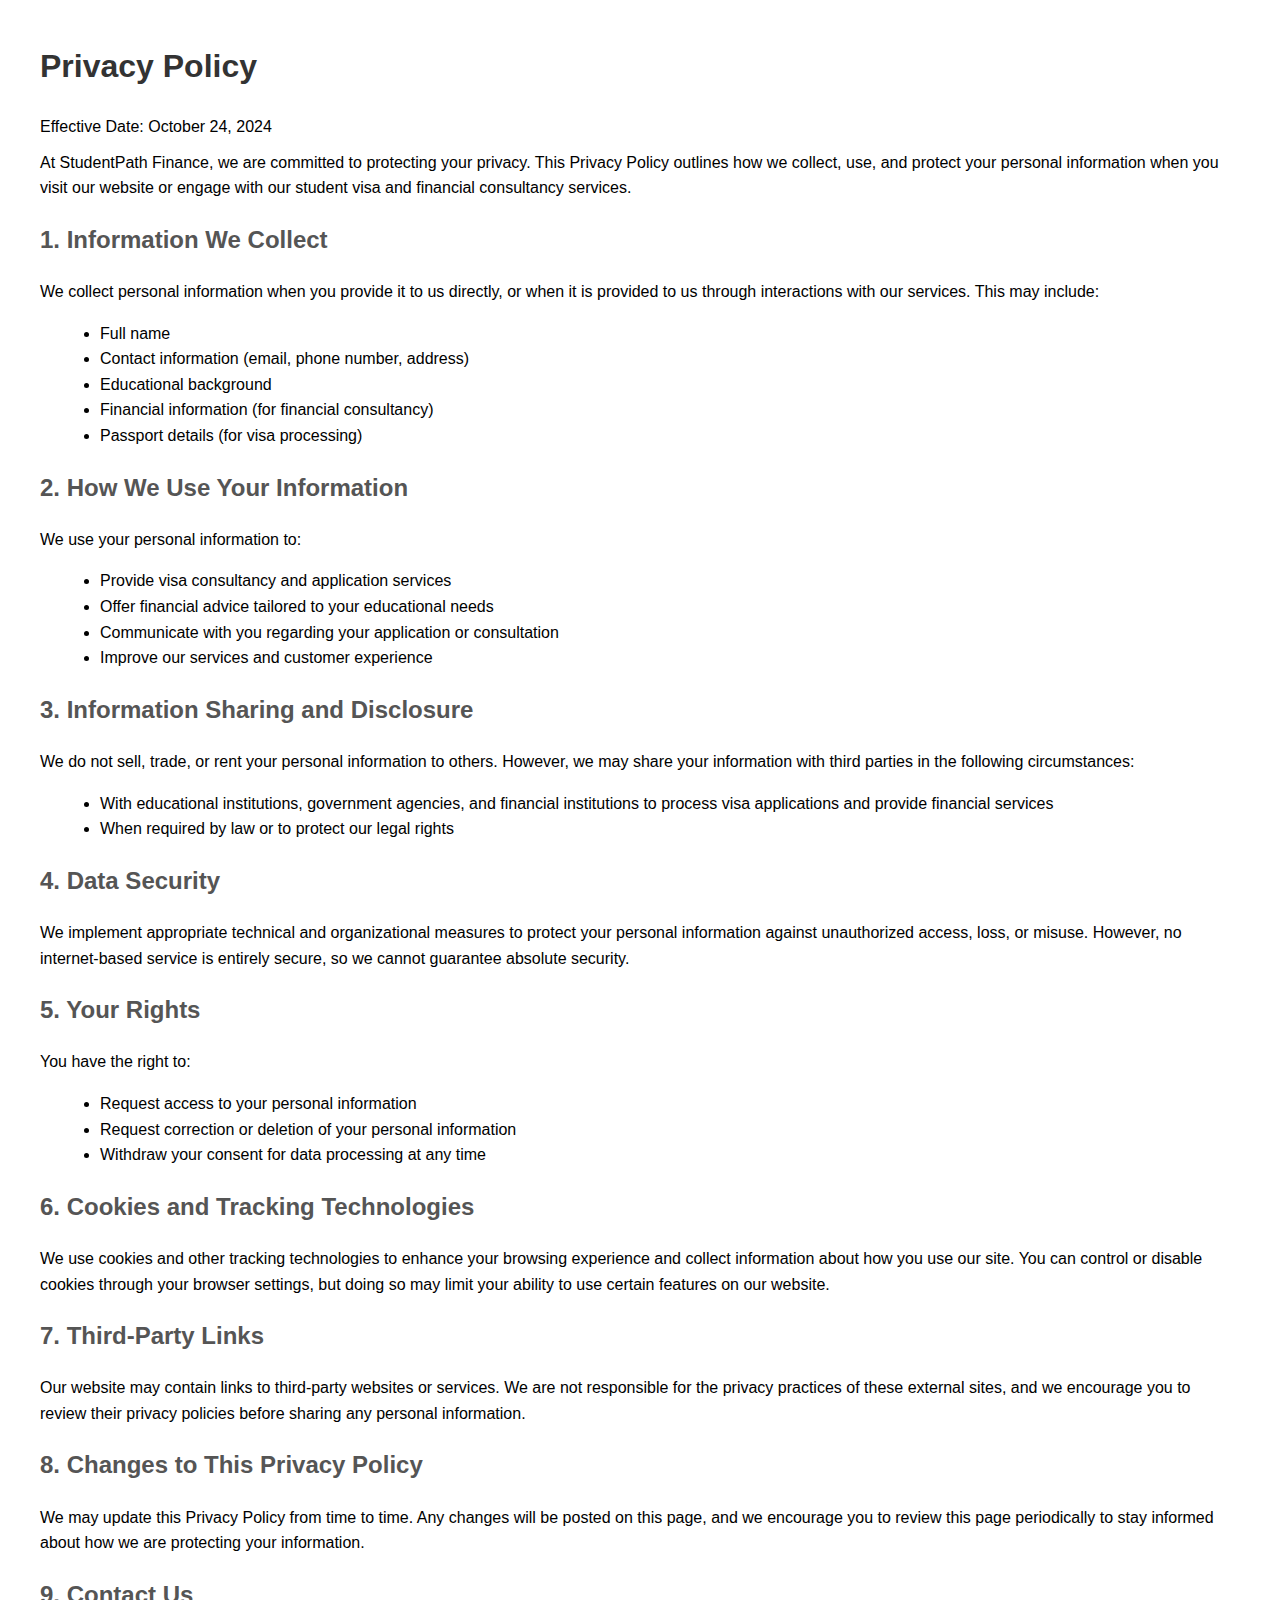
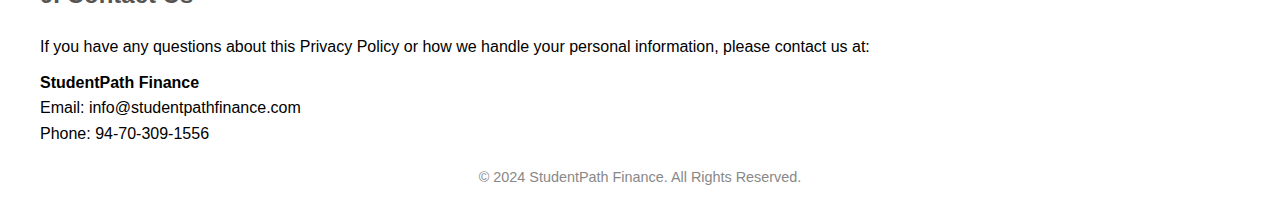
<file: studentpathfinance-main/privacy.html>
<!DOCTYPE html>
<html lang="en-LK">
<head>
    <!-- Google tag (gtag.js) -->
    <script
      async
      src="https://www.googletagmanager.com/gtag/js?id=G-98PM8H51PB"
    ></script>
    <script>
      window.dataLayer = window.dataLayer || [];
      function gtag() {
        dataLayer.push(arguments);
      }
      gtag("js", new Date());

      gtag("config", "G-98PM8H51PB");
    </script>
    <!--========= Required meta tags =========-->
    <!-- Google Tag Manager -->
    <script>
      (function (w, d, s, l, i) {
        w[l] = w[l] || [];
        w[l].push({ "gtm.start": new Date().getTime(), event: "gtm.js" });
        var f = d.getElementsByTagName(s)[0],
          j = d.createElement(s),
          dl = l != "dataLayer" ? "&l=" + l : "";
        j.async = true;
        j.src = "https://www.googletagmanager.com/gtm.js?id=" + i + dl;
        f.parentNode.insertBefore(j, f);
      })(window, document, "script", "dataLayer", "GTM-K6QV838P");
    </script>
    <!-- End Google Tag Manager -->
    <meta charset="UTF-8">
    <meta name="viewport" content="width=device-width, initial-scale=1.0">
    <meta http-equiv="X-UA-Compatible" content="ie=edge">
    <title>Privacy Policy | StudentPath Finance Student Visa & Financial Consultancy</title>
    <style>
        body {
            font-family: Arial, sans-serif;
            line-height: 1.6;
            margin: 0;
            padding: 0;
        }
        .container {
            max-width: 1200px;
            margin: 0 auto;
            padding: 20px;
        }
        h1 {
            color: #333;
        }
        h2 {
            color: #555;
        }
        p {
            margin: 10px 0;
        }
        ul {
            list-style: disc;
            margin-left: 20px;
        }
        .footer {
            margin-top: 20px;
            text-align: center;
            font-size: 0.9em;
            color: #888;
        }
    </style>
</head>
<body>
    <!-- Google Tag Manager (noscript) -->
    <noscript
      ><iframe
        src="https://www.googletagmanager.com/ns.html?id=GTM-K6QV838P"
        height="0"
        width="0"
        style="display: none; visibility: hidden"
      ></iframe
    ></noscript>
    <!-- End Google Tag Manager (noscript) -->
    <div class="container">
        <h1>Privacy Policy</h1>
        <p>Effective Date: October 24, 2024</p>

        <p>At StudentPath Finance, we are committed to protecting your privacy. This Privacy Policy outlines how we collect, use, and protect your personal information when you visit our website or engage with our student visa and financial consultancy services.</p>

        <h2>1. Information We Collect</h2>
        <p>We collect personal information when you provide it to us directly, or when it is provided to us through interactions with our services. This may include:</p>
        <ul>
            <li>Full name</li>
            <li>Contact information (email, phone number, address)</li>
            <li>Educational background</li>
            <li>Financial information (for financial consultancy)</li>
            <li>Passport details (for visa processing)</li>
        </ul>

        <h2>2. How We Use Your Information</h2>
        <p>We use your personal information to:</p>
        <ul>
            <li>Provide visa consultancy and application services</li>
            <li>Offer financial advice tailored to your educational needs</li>
            <li>Communicate with you regarding your application or consultation</li>
            <li>Improve our services and customer experience</li>
        </ul>

        <h2>3. Information Sharing and Disclosure</h2>
        <p>We do not sell, trade, or rent your personal information to others. However, we may share your information with third parties in the following circumstances:</p>
        <ul>
            <li>With educational institutions, government agencies, and financial institutions to process visa applications and provide financial services</li>
            <li>When required by law or to protect our legal rights</li>
        </ul>

        <h2>4. Data Security</h2>
        <p>We implement appropriate technical and organizational measures to protect your personal information against unauthorized access, loss, or misuse. However, no internet-based service is entirely secure, so we cannot guarantee absolute security.        </p>

        <h2>5. Your Rights</h2>
        <p>You have the right to:</p>
        <ul>
            <li>Request access to your personal information</li>
            <li>Request correction or deletion of your personal information</li>
            <li>Withdraw your consent for data processing at any time</li>
        </ul>

        <h2>6. Cookies and Tracking Technologies</h2>
        <p>We use cookies and other tracking technologies to enhance your browsing experience and collect information about how you use our site. You can control or disable cookies through your browser settings, but doing so may limit your ability to use certain features on our website.</p>

        <h2>7. Third-Party Links</h2>
        <p>Our website may contain links to third-party websites or services. We are not responsible for the privacy practices of these external sites, and we encourage you to review their privacy policies before sharing any personal information.</p>

        <h2>8. Changes to This Privacy Policy</h2>
        <p>We may update this Privacy Policy from time to time. Any changes will be posted on this page, and we encourage you to review this page periodically to stay informed about how we are protecting your information.</p>

        <h2>9. Contact Us</h2>
        <p>If you have any questions about this Privacy Policy or how we handle your personal information, please contact us at:</p>
        <p>
            <strong>StudentPath Finance</strong><br>
            Email: info@studentpathfinance.com<br>
            Phone: 94-70-309-1556
        </p>

        <div class="footer">
            &copy; 2024 StudentPath Finance. All Rights Reserved.
        </div>
    </div>
</body>
</html>
</file>
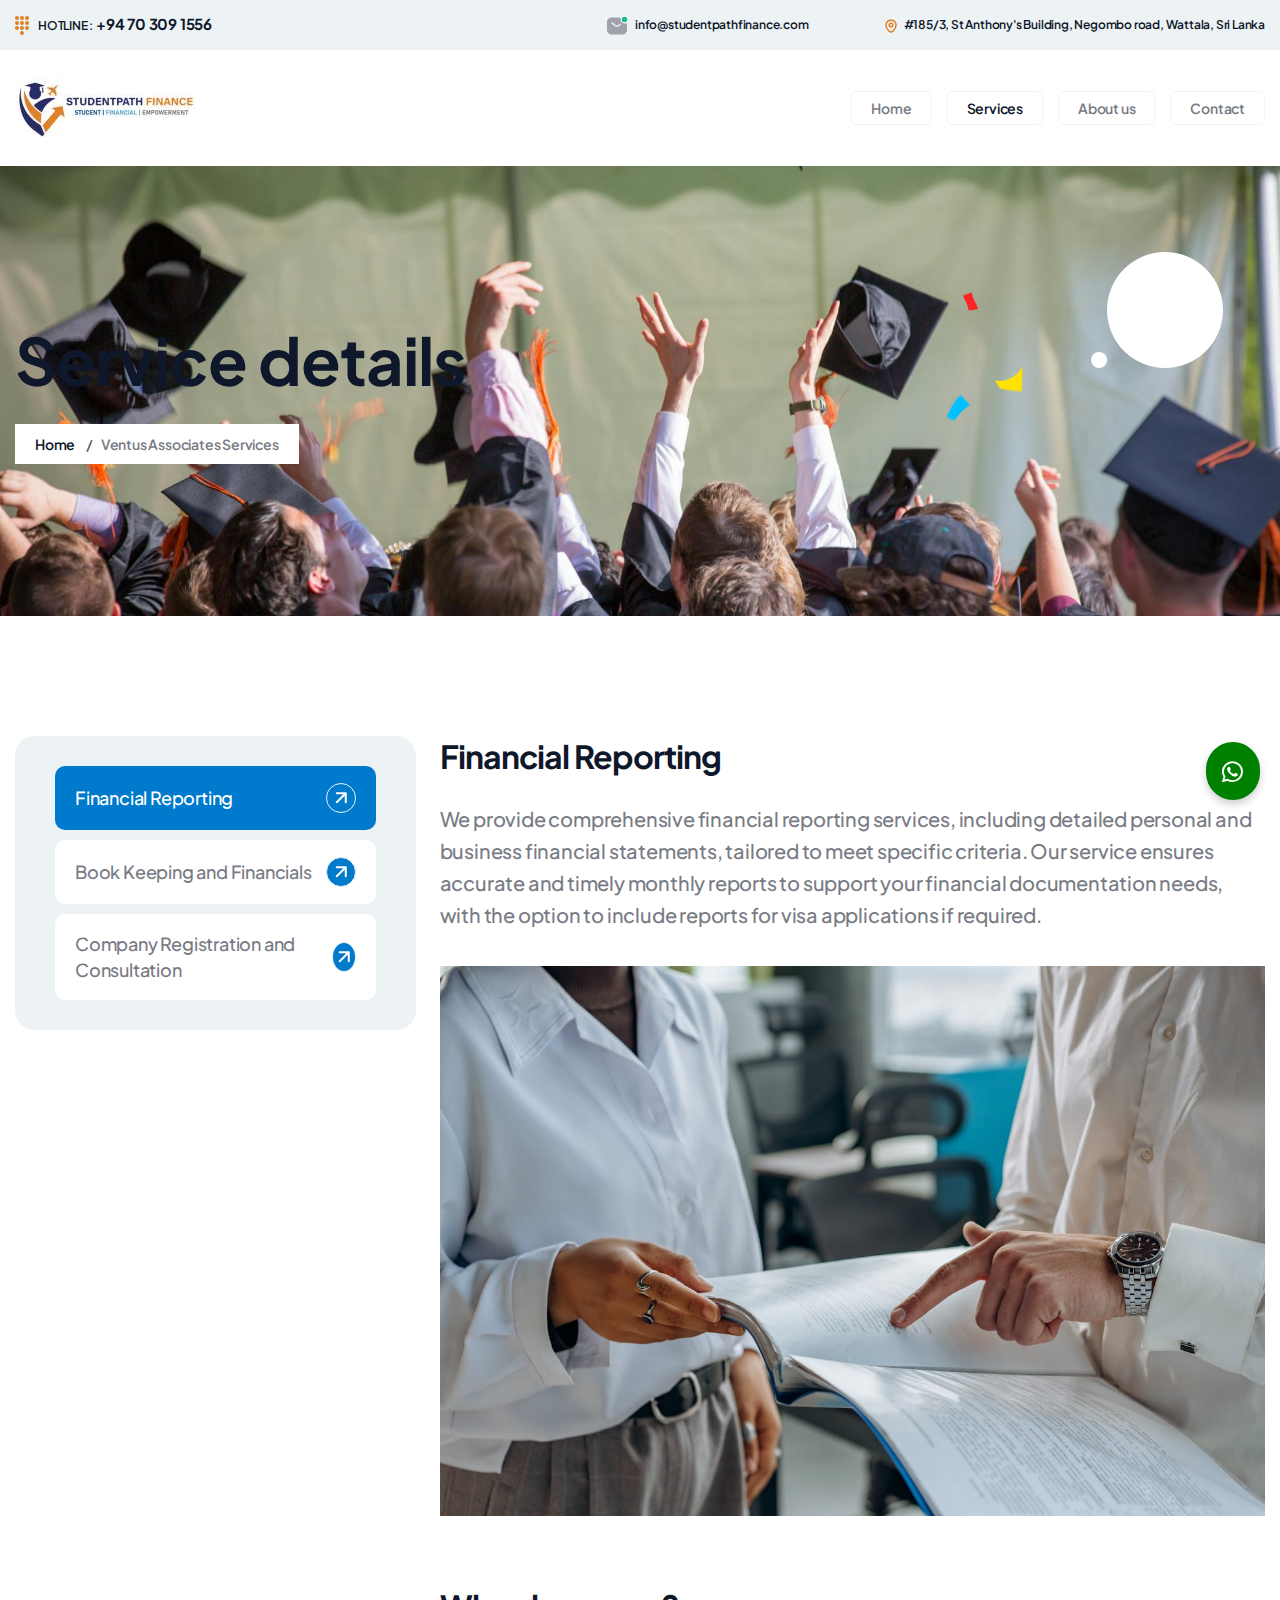
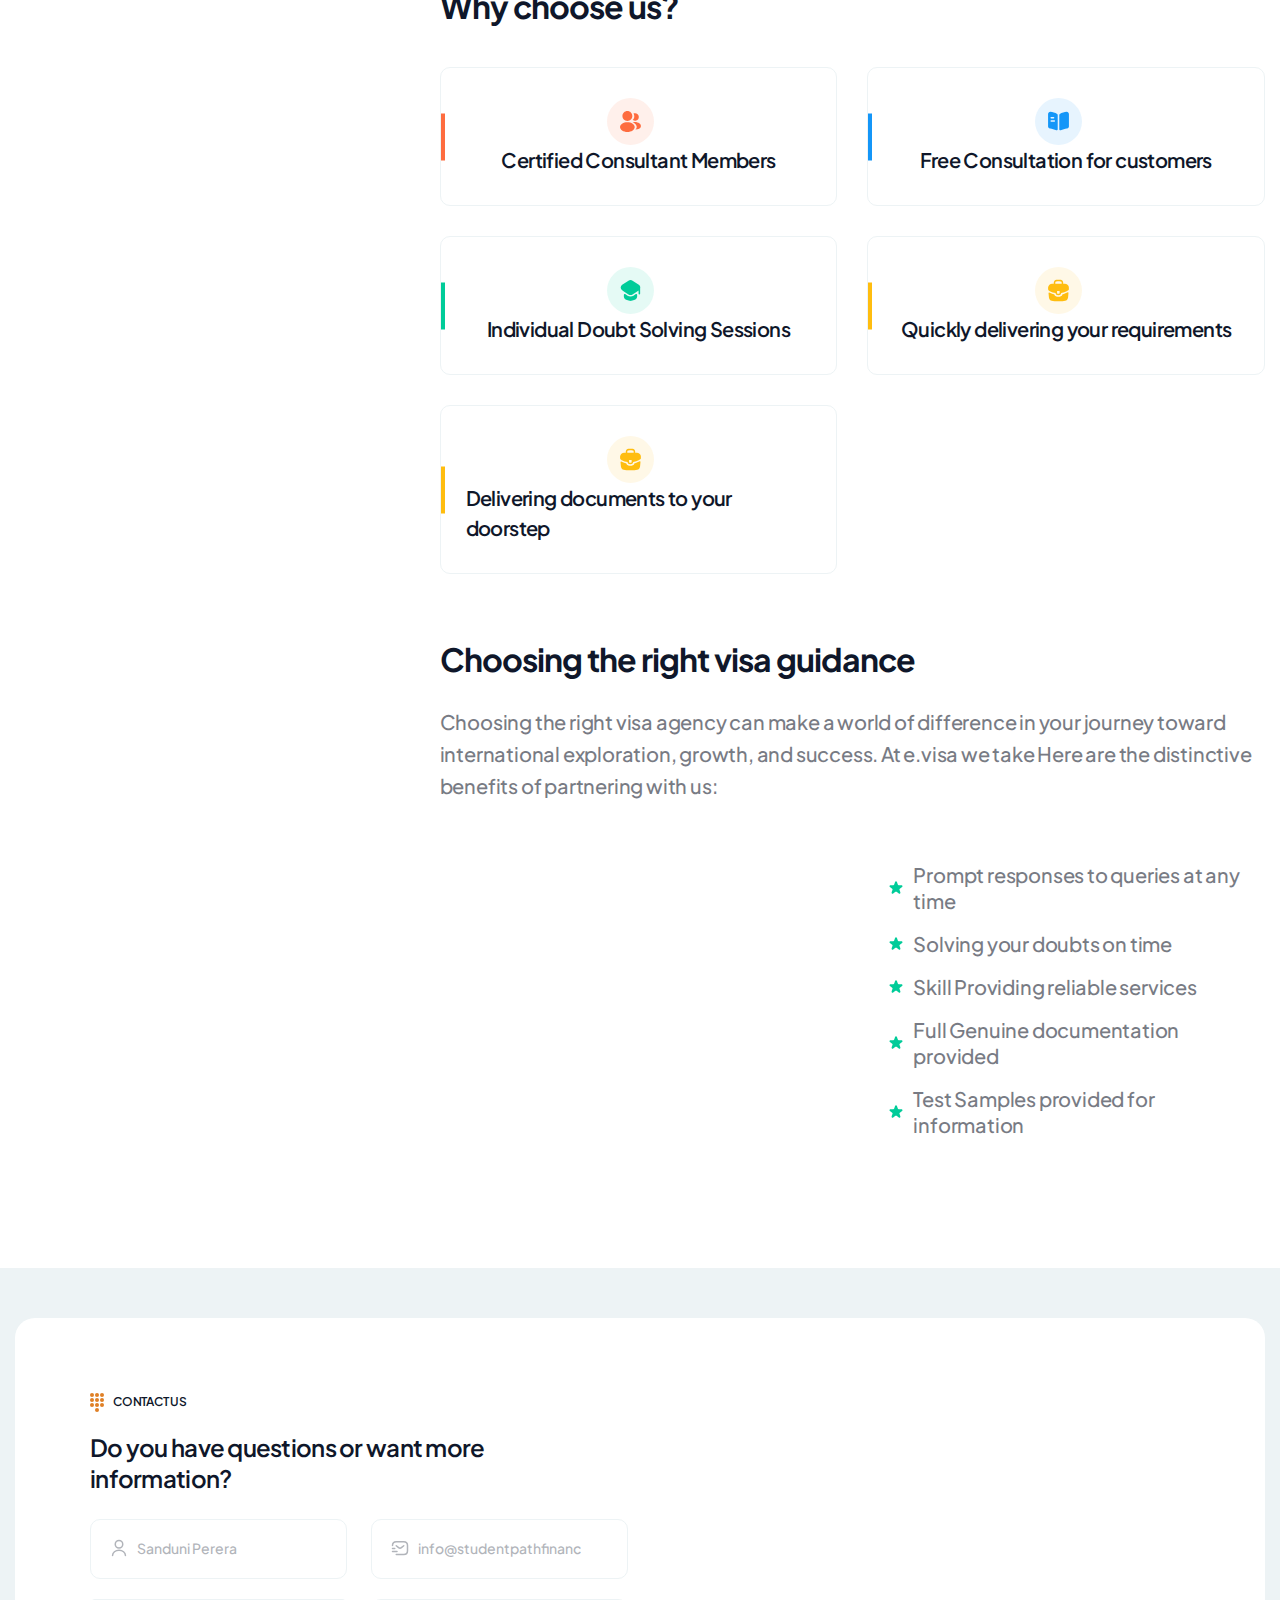
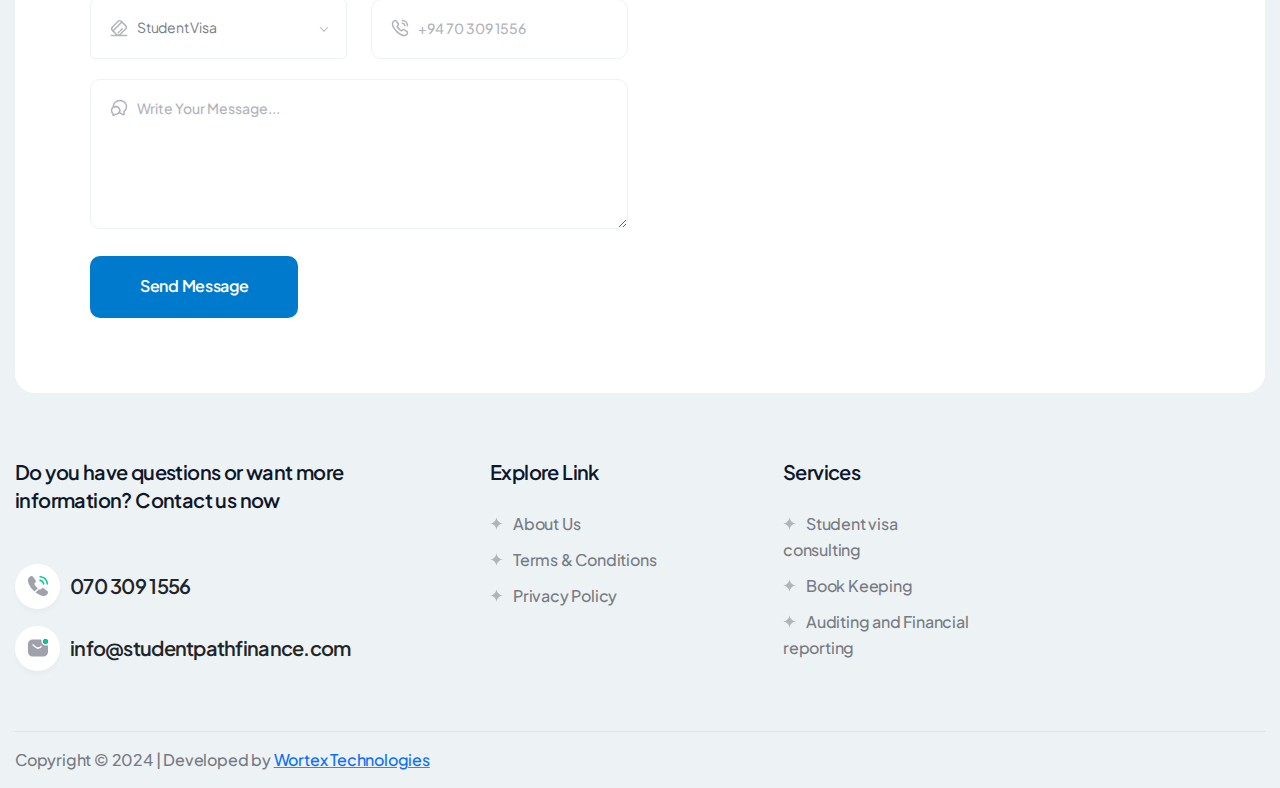
<file: studentpathfinance-main/services.html>
<!DOCTYPE html>
<html lang="en-LK">
  <head>
    <!-- Google tag (gtag.js) -->
    <script
      async
      src="https://www.googletagmanager.com/gtag/js?id=G-98PM8H51PB"
    ></script>
    <script>
      window.dataLayer = window.dataLayer || [];
      function gtag() {
        dataLayer.push(arguments);
      }
      gtag("js", new Date());

      gtag("config", "G-98PM8H51PB");
    </script>
    <!--========= Required meta tags =========-->
    <!-- Google Tag Manager -->
    <!-- Google Tag Manager -->
    <script>
      (function (w, d, s, l, i) {
        w[l] = w[l] || [];
        w[l].push({ "gtm.start": new Date().getTime(), event: "gtm.js" });
        var f = d.getElementsByTagName(s)[0],
          j = d.createElement(s),
          dl = l != "dataLayer" ? "&l=" + l : "";
        j.async = true;
        j.src = "https://www.googletagmanager.com/gtm.js?id=" + i + dl;
        f.parentNode.insertBefore(j, f);
      })(window, document, "script", "dataLayer", "GTM-K6QV838P");
    </script>
    <!-- End Google Tag Manager -->
    <meta charset="utf-8" />
    <meta http-equiv="x-ua-compatible" content="ie=edge" />
    <meta name="description" content="" />
    <meta
      name="viewport"
      content="width=device-width, initial-scale=1, shrink-to-fit=no"
    />

    <title>
      Student Path Finance - Ventus Associates Services - Immigration Student Visa
      Finance Consulting
    </title>

    <link
      rel="shortcut icon"
      href="assets/img/favicon.png"
      type="images/x-icon"
    />

    <!-- css include -->
    <link rel="stylesheet" href="assets/css/bootstrap.min.css" />
    <link rel="stylesheet" href="assets/css/fontawesome.css" />
    <link rel="stylesheet" href="assets/css/animate.css" />
    <link rel="stylesheet" href="assets/css/swiper.min.css" />
    <link rel="stylesheet" href="assets/css/odometer.css" />
    <link rel="stylesheet" href="assets/css/nice-select.css" />
    <link rel="stylesheet" href="assets/css/jquery-ui.min.css" />
    <link rel="stylesheet" href="assets/css/magnific-popup.css" />
    <link rel="stylesheet" href="assets/css/main.css" />
  </head>

  <body>
    <!-- Google Tag Manager (noscript) -->
    <noscript
      ><iframe
        src="https://www.googletagmanager.com/ns.html?id=GTM-K6QV838P"
        height="0"
        width="0"
        style="display: none; visibility: hidden"
      ></iframe
    ></noscript>
    <!-- End Google Tag Manager (noscript) -->
    <!-- backtotop - start -->
    <div class="xb-backtotop">
      <a href="#" class="scroll">
        <i class="far fa-arrow-up"></i>
      </a>
    </div>
    <!-- backtotop - end -->

    <!-- WhatsApp Button - Start -->
    <a href="https://wa.me/94703091556" class="waBtn">
      <i class="fab fa-whatsapp"></i>
    </a>
    <!-- WhatsApp Button - End -->

    <!-- preloader start -->
    <div id="xb-loadding">
      <div class="loader">
        <div class="plane">
          <img class="plane-img" src="assets/img/icon/plane.gif" alt="" />
        </div>
        <div class="earth-wrapper">
          <div class="earth"></div>
        </div>
      </div>
    </div>
    <!-- preloader end -->

    <div class="body_wrap">
      <!-- header start -->
      <header class="site-header header-style-one">
        <div class="header__top-wrap gray-bg">
          <div class="container">
            <div class="header__top ul_li_between">
              <div class="header__top-cta">
                <img
                  src="assets/img/icon/n_pad.svg"
                  alt="Student path finance contact number"
                /><span>Hotline :</span> +94 70 309 1556
              </div>
              <ul class="header__top-info ul_li">
                <li>
                  <img
                    src="assets/img/icon/f_mail.svg"
                    alt="Student Path Finance Email Address"
                  />info@studentpathfinance.com
                </li>
                <li>
                  <img
                    src="assets/img/icon/location.svg"
                    alt="Student Path Finance Address"
                  />#185/3, St Anthony's Building, Negombo road, Wattala, Sri
                  Lanka
                </li>
              </ul>
            </div>
          </div>
        </div>
        <div class="header__wrap stricky">
          <div class="container">
            <div class="header__inner ul_li_between">
              <div class="header__logo">
                <a href="/"
                  ><img
                    src="assets/img/Student-Path-Finance-Logo.jpg"
                    alt="Student Path Finance Logo"
                /></a>
              </div>
              <div class="main-menu__wrap ul_li navbar navbar-expand-lg">
                <nav class="main-menu collapse navbar-collapse">
                  <ul>
                    <li>
                      <a href="/"><span>Home</span></a>
                    </li>
                    <li class="active">
                      <a href="services.html"><span>Services</span></a>
                    </li>
                    <li>
                      <a href="about.html"><span>About us</span></a>
                    </li>
                    <li>
                      <a href="contact.html"><span>Contact</span></a>
                    </li>
                  </ul>
                </nav>
              </div>
              <div class="xb-hamburger-menu">
                <div class="xb-nav-mobile">
                  <div class="xb-nav-mobile-button">
                    <i class="fal fa-bars"></i>
                  </div>
                </div>
              </div>
            </div>
          </div>
        </div>
        <div class="xb-header-wrap">
          <div class="xb-header-menu">
            <div class="xb-header-menu-scroll">
              <div class="xb-menu-close xb-hide-xl xb-close"></div>
              <div class="xb-logo-mobile xb-hide-xl">
                <a href="/" rel="home"
                  ><img src="assets/img/Student-Path-Finance-Logo.jpg" alt=""
                /></a>
              </div>
              <nav class="xb-header-nav">
                <ul class="xb-menu-primary clearfix">
                  <li class="menu-item">
                    <a href="/"><span>Home</span></a>
                  </li>
                  <li class="menu-item active">
                    <a href="services.html"><span>Services</span></a>
                  </li>
                  <li class="menu-item">
                    <a href="about.html"><span>About us</span></a>
                  </li>
                  <li class="menu-item">
                    <a href="contact.html"><span>Contact</span></a>
                  </li>
                </ul>
              </nav>
            </div>
          </div>
          <div class="xb-header-menu-backdrop"></div>
        </div>
      </header>
      <!-- header end -->

      <!-- header search start -->
      <div class="header-search-form-wrapper">
        <div class="xb-search-close xb-close"></div>
        <div class="header-search-container">
          <form role="search" class="search-form" action="#">
            <input
              type="search"
              class="search-field"
              placeholder="Search …"
              value=""
              name="s"
            />
          </form>
        </div>
      </div>
      <div class="body-overlay"></div>
      <main>
        <!-- breadcrumb start -->
        <section
          class="breadcrumb pos-rel bg_img"
          data-background="assets/img/student-path-finance-services-banner.jpg"
        >
          <div class="container">
            <div class="breadcrumb__content">
              <h2 class="breadcrumb__title text-dark-50">Service details</h2>
              <ul class="breadcrumb__list clearfix">
                <li class="breadcrumb-item"><a href="/">Home</a></li>
                <li class="breadcrumb-item">Ventus Associates Services</li>
              </ul>
            </div>
          </div>
          <div class="breadcrumb__circle">
            <span class="big" data-parallax='{"y" : 100, "scale" : 0.1}'></span>
            <span
              class="small"
              data-parallax='{"y" : 100, "scale" : 0.1}'
            ></span>
          </div>
          <div class="breadcrumb__shape">
            <div class="shape shape--1">
              <div class="shape-inner" data-parallax='{"x":-50,"y":80}'>
                <img src="assets/img/shape/br_shape1.png" alt="" />
              </div>
            </div>
            <div class="shape shape--2">
              <div class="shape-inner" data-parallax='{"x":50,"y":-90}'>
                <img src="assets/img/shape/br_shape2.png" alt="" />
              </div>
            </div>
          </div>
        </section>
        <!-- breadcrumb end -->

        <!-- service single start -->
        <section class="service-single pt-120 pb-130">
          <div class="container">
            <div class="row">
              <div class="col-lg-4">
                <div class="sidebar-widget">
                  <div class="widget">
                    <ul class="widget-category list-unstyled">
                      <li>
                        <a class="active" data-tab="career-counseling"
                          >Financial Reporting<span
                            ><img
                              src="assets/img/icon/arrow_up.svg"
                              alt="" /></span
                        ></a>
                      </li>
                      <li>
                        <a data-tab="financial-planning"
                          >Book Keeping and Financials<span
                            ><img
                              src="assets/img/icon/arrow_up.svg"
                              alt="" /></span
                        ></a>
                      </li>
                      <li>
                        <a data-tab="visa-guidance"
                          >Company Registration and Consultation<span
                            ><img
                              src="assets/img/icon/arrow_up.svg"
                              alt="" /></span
                        ></a>
                      </li>
                    </ul>
                  </div>
                  <!-- Additional widget content -->
                </div>
              </div>
              <div class="col-lg-8">
                <!-- Career Counseling Content -->
                <div
                  id="career-counseling"
                  class="single-content tab-content active"
                >
                  <h3>Financial Reporting</h3>

                  <p>
                    We provide comprehensive financial reporting services,
                    including detailed personal and business financial
                    statements, tailored to meet specific criteria. Our service
                    ensures accurate and timely monthly reports to support your
                    financial documentation needs, with the option to include
                    reports for visa applications if required.
                  </p>

                  <div class="single-img mt-35 mb-70">
                    <img
                      src="assets/img/coaching/financial reporting.jpg"
                      alt=""
                    />
                  </div>
                  <h3>Why choose us?</h3>
                  <div class="single-content__feature ul_li">
                    <div class="single-content-feature">
                      <div class="xb-item--inner ul_li">
                        <div class="xb-item--icon">
                          <img src="assets/img/icon/profile-2user.svg" alt="" />
                        </div>
                        <h3 class="xb-item--title">
                          Certified Consultant Members
                        </h3>
                      </div>
                    </div>
                    <div class="single-content-feature">
                      <div class="xb-item--inner color-2 ul_li">
                        <div class="xb-item--icon">
                          <img src="assets/img/icon/book.svg" alt="" />
                        </div>
                        <h3 class="xb-item--title">
                          Free Consultation for customers
                        </h3>
                      </div>
                    </div>
                    <div class="single-content-feature">
                      <div class="xb-item--inner color-3 ul_li">
                        <div class="xb-item--icon">
                          <img src="assets/img/icon/teacher.svg" alt="" />
                        </div>
                        <h3 class="xb-item--title">
                          Individual Doubt Solving Sessions
                        </h3>
                      </div>
                    </div>
                    <div class="single-content-feature">
                      <div class="xb-item--inner color-4 ul_li">
                        <div class="xb-item--icon">
                          <img src="assets/img/icon/briefcase.svg" alt="" />
                        </div>
                        <h3 class="xb-item--title">
                          Quickly delivering your requirements
                        </h3>
                      </div>
                    </div>
                    <div class="single-content-feature">
                      <div class="xb-item--inner color-4 ul_li">
                        <div class="xb-item--icon">
                          <img src="assets/img/icon/briefcase.svg" alt="" />
                        </div>
                        <h3 class="xb-item--title">
                          Delivering documents to your doorstep
                        </h3>
                      </div>
                    </div>
                  </div>

                  <h3>Choosing the right visa guidance</h3>
                  <p>
                    Choosing the right visa agency can make a world of
                    difference in your journey toward international exploration,
                    growth, and success. At e.visa we take Here are the
                    distinctive benefits of partnering with us:
                  </p>
                  <div class="row align-items-left mt-10">
                    <div class="col-lg-6 mt-30"></div>
                    <div class="col-lg-6 mt-30">
                      <ul class="single-content-list list-unstyled pl-25">
                        <li>
                          <img src="assets/img/icon/star.svg" alt="" />Prompt
                          responses to queries at any time
                        </li>
                        <li>
                          <img src="assets/img/icon/star.svg" alt="" />Solving
                          your doubts on time
                        </li>
                        <li>
                          <img src="assets/img/icon/star.svg" alt="" />Skill
                          Providing reliable services
                        </li>
                        <li>
                          <img src="assets/img/icon/star.svg" alt="" />Full
                          Genuine documentation provided
                        </li>
                        <li>
                          <img src="assets/img/icon/star.svg" alt="" />Test
                          Samples provided for information
                        </li>
                      </ul>
                    </div>
                  </div>
                </div>

                <!-- Financial Planning Content -->
                <div id="financial-planning" class="single-content tab-content">
                  <h3>Book Keeping and Financials</h3>

                  <p>
                    Our bookkeeping services cover everything from daily
                    financial transactions to preparing financial reports. We
                    help businesses maintain accurate and up-to-date financial
                    records, ensuring compliance with tax laws and making
                    financial management easier.
                  </p>

                  <div class="single-img mt-35 mb-70">
                    <img src="assets/img/coaching/Book keeping.jpg" alt="" />
                  </div>
                  <h3>Why choose us?</h3>
                  <div class="single-content__feature ul_li">
                    <div class="single-content-feature">
                      <div class="xb-item--inner ul_li">
                        <div class="xb-item--icon">
                          <img src="assets/img/icon/profile-2user.svg" alt="" />
                        </div>
                        <h3 class="xb-item--title">Certified Tutors</h3>
                      </div>
                    </div>
                    <div class="single-content-feature">
                      <div class="xb-item--inner color-2 ul_li">
                        <div class="xb-item--icon">
                          <img src="assets/img/icon/book.svg" alt="" />
                        </div>
                        <h3 class="xb-item--title">Doubt Solving Sessions</h3>
                      </div>
                    </div>
                    <div class="single-content-feature">
                      <div class="xb-item--inner color-3 ul_li">
                        <div class="xb-item--icon">
                          <img src="assets/img/icon/teacher.svg" alt="" />
                        </div>
                        <h3 class="xb-item--title">
                          Flexible & Regular Batches
                        </h3>
                      </div>
                    </div>
                    <div class="single-content-feature">
                      <div class="xb-item--inner color-4 ul_li">
                        <div class="xb-item--icon">
                          <img src="assets/img/icon/briefcase.svg" alt="" />
                        </div>
                        <h3 class="xb-item--title">Free study materials</h3>
                      </div>
                    </div>
                  </div>

                  <h3>Our benefits</h3>
                  <p>
                    Choosing the right visa agency can make a world of
                    difference in your journey toward international exploration,
                    growth, and success. At e.visa we take Here are the
                    distinctive benefits of partnering with us:
                  </p>
                  <div class="row align-items-center mt-10">
                    <div class="col-lg-6 mt-30"></div>
                    <div class="col-lg-6 mt-30">
                      <ul class="single-content-list list-unstyled pl-25">
                        <li>
                          <img src="assets/img/icon/star.svg" alt="" />Top-tier
                          Interactive Online Readiness
                        </li>
                        <li>
                          <img
                            src="assets/img/icon/star.svg"
                            alt=""
                          />Customized Study Plans
                        </li>
                        <li>
                          <img src="assets/img/icon/star.svg" alt="" />Skill
                          Building Sessions
                        </li>
                        <li>
                          <img src="assets/img/icon/star.svg" alt="" />Full
                          Length Mock Test
                        </li>
                        <li>
                          <img src="assets/img/icon/star.svg" alt="" />Test
                          Evaluations By Experts
                        </li>
                      </ul>
                    </div>
                  </div>
                </div>

                <!-- Visa Guidance Content -->
                <div id="visa-guidance" class="single-content tab-content">
                  <h3>Company Registration and Consultation</h3>

                  <p>
                    We offer complete assistance with registering your company,
                    including legal compliance and documentation. Additionally,
                    our expert consultation services guide you through the setup
                    and management of your business, providing advice tailored
                    to your industry and goals.
                  </p>

                  <div class="single-img mt-35 mb-70">
                    <img src="assets/img/coaching/consult.jpg" alt="" />
                  </div>
                  <h3>Why choose us?</h3>
                  <div class="single-content__feature ul_li">
                    <div class="single-content-feature">
                      <div class="xb-item--inner ul_li">
                        <div class="xb-item--icon">
                          <img src="assets/img/icon/profile-2user.svg" alt="" />
                        </div>
                        <h3 class="xb-item--title">Certified Tutors</h3>
                      </div>
                    </div>
                    <div class="single-content-feature">
                      <div class="xb-item--inner color-2 ul_li">
                        <div class="xb-item--icon">
                          <img src="assets/img/icon/book.svg" alt="" />
                        </div>
                        <h3 class="xb-item--title">Doubt Solving Sessions</h3>
                      </div>
                    </div>
                    <div class="single-content-feature">
                      <div class="xb-item--inner color-3 ul_li">
                        <div class="xb-item--icon">
                          <img src="assets/img/icon/teacher.svg" alt="" />
                        </div>
                        <h3 class="xb-item--title">
                          Flexible & Regular Batches
                        </h3>
                      </div>
                    </div>
                    <div class="single-content-feature">
                      <div class="xb-item--inner color-4 ul_li">
                        <div class="xb-item--icon">
                          <img src="assets/img/icon/briefcase.svg" alt="" />
                        </div>
                        <h3 class="xb-item--title">Free study materials</h3>
                      </div>
                    </div>
                  </div>

                  <h3>Our benefits</h3>
                  <p>
                    Choosing the right visa agency can make a world of
                    difference in your journey toward international exploration,
                    growth, and success. At e.visa we take Here are the
                    distinctive benefits of partnering with us:
                  </p>
                  <div class="row align-items-center mt-10">
                    <div class="col-lg-6 mt-30"></div>
                    <div class="col-lg-6 mt-30">
                      <ul class="single-content-list list-unstyled pl-25">
                        <li>
                          <img src="assets/img/icon/star.svg" alt="" />Top-tier
                          Interactive Online Readiness
                        </li>
                        <li>
                          <img
                            src="assets/img/icon/star.svg"
                            alt=""
                          />Customized Study Plans
                        </li>
                        <li>
                          <img src="assets/img/icon/star.svg" alt="" />Skill
                          Building Sessions
                        </li>
                        <li>
                          <img src="assets/img/icon/star.svg" alt="" />Full
                          Length Mock Test
                        </li>
                        <li>
                          <img src="assets/img/icon/star.svg" alt="" />Test
                          Evaluations By Experts
                        </li>
                      </ul>
                    </div>
                  </div>
                </div>
              </div>
            </div>
          </div>
        </section>
        <!-- service single end -->

        <!-- contact start -->
        <section class="contact pt-50 gray-bg" id="contactus">
          <div class="container">
            <div class="xb-contact pos-rel">
              <div class="row">
                <div class="col-lg-6">
                  <div class="xb-item--inner">
                    <div class="xb-item--holder mb-25">
                      <span
                        ><img src="assets/img/icon/n_pad.svg" alt="" />Contact
                        Us</span
                      >
                      <h3>
                        Do you have questions or want more <br />
                        information?
                      </h3>
                    </div>
                    <form
                      class="xb-item--form contact-from"
                      action="mail.php"
                      method="POST"
                    >
                      <div class="row">
                        <div class="col-lg-6">
                          <div class="xb-item--field">
                            <span
                              ><img src="assets/img/icon/c_user.svg" alt=""
                            /></span>
                            <input
                              type="text"
                              name="name"
                              placeholder="Sanduni Perera"
                              required
                            />
                          </div>
                        </div>
                        <div class="col-lg-6">
                          <div class="xb-item--field">
                            <span
                              ><img src="assets/img/icon/c_mail.svg" alt=""
                            /></span>
                            <input
                              type="email"
                              name="email"
                              placeholder="info@studentpathfinance.com"
                              required
                            />
                          </div>
                        </div>
                        <div class="col-lg-6">
                          <div class="xb-item--field">
                            <span
                              ><img src="assets/img/icon/c_select.svg" alt=""
                            /></span>
                            <select name="service" id="nice-select" required>
                              <option value="Student Visa">Student Visa</option>
                              <option value="Book Keeping">Book Keeping</option>
                              <option value="Audit Reports">
                                Audit Reports
                              </option>
                            </select>
                          </div>
                        </div>
                        <div class="col-lg-6">
                          <div class="xb-item--field">
                            <span
                              ><img src="assets/img/icon/c_call.svg" alt=""
                            /></span>
                            <input
                              type="text"
                              name="phone"
                              placeholder="+94 70 309 1556"
                              required
                            />
                          </div>
                        </div>
                        <div class="col-12">
                          <div class="xb-item--field">
                            <span
                              ><img src="assets/img/icon/c_message.svg" alt=""
                            /></span>
                            <textarea
                              name="message"
                              id="message"
                              cols="30"
                              rows="10"
                              placeholder="Write Your Message..."
                              required
                            ></textarea>
                          </div>
                        </div>
                        <div class="col-12">
                          <button class="thm-btn" type="submit">
                            Send Message
                          </button>
                        </div>
                      </div>
                    </form>
                  </div>
                </div>
              </div>
              <div class="google-map">
                <iframe
                  src="https://www.google.com/maps/embed?pb=!1m18!1m12!1m3!1d247.51511753223315!2d79.88771405439554!3d6.980759373387448!2m3!1f0!2f0!3f0!3m2!1i1024!2i768!4f13.1!3m3!1m2!1s0x3ae2f7deb2339c29%3A0x397117c6e6266fa4!2sCommercial%20Bank%20Wattala%20Branch!5e0!3m2!1sen!2slk!4v1728839132841!5m2!1sen!2slk"
                  width="600"
                  height="450"
                  style="border: 0"
                  allowfullscreen=""
                  loading="lazy"
                  referrerpolicy="no-referrer-when-downgrade"
                  title="Google Map showing the location of StudentPath Finance"
                ></iframe>
              </div>
            </div>
          </div>
        </section>
        <!-- contact end -->
      </main>

      <!-- footer start -->
      <footer class="site-footer gray-bg pt-65">
        <div class="container">
          <div class="row mt-none-30 pb-60">
            <div class="col-lg-3 mt-30 col-md-6 footer__custom-col">
              <div class="footer__widget">
                <h3 class="widget-title">
                  Do you have questions or want more information? Contact us now
                </h3>
                <ul class="footer__cta list-unstyled mt-50">
                  <li class="ul_li fs-5">
                    <span><img src="assets/img/icon/f_call.svg" alt="" /></span
                    ><a href="tel:94703091556" class="text-dark"
                      >070 309 1556</a
                    >
                  </li>
                  <li class="ul_li fs-5">
                    <span><img src="assets/img/icon/f_mail.svg" alt="" /></span
                    ><a
                      href="mailto:info@studentpathfinance.com"
                      class="text-dark"
                      >info@studentpathfinance.com</a
                    >
                  </li>
                </ul>
              </div>
            </div>
            <div class="col-lg-3 mt-30 col-md-6 footer__custom-col">
              <div class="footer__widget">
                <h3 class="widget-title">Explore Link</h3>
                <ul class="footer__links list-unstyled">
                  <li>
                    <a href="/about.html"
                      ><span
                        ><svg
                          xmlns="http://www.w3.org/2000/svg"
                          width="13"
                          height="13"
                          viewBox="0 0 13 13"
                          fill="none"
                        >
                          <path
                            d="M6.5 0C6.72067 3.49437 9.5056 6.27934 13 6.5C9.5056 6.72067 6.72067 9.5056 6.5 13C6.27934 9.5056 3.49437 6.72067 0 6.5C3.49437 6.27934 6.27934 3.49437 6.5 0Z"
                            fill="#B1B4BA"
                          /></svg></span
                      >About Us</a
                    >
                  </li>
                  <li>
                    <a href="/terms.html"
                      ><span
                        ><svg
                          xmlns="http://www.w3.org/2000/svg"
                          width="13"
                          height="13"
                          viewBox="0 0 13 13"
                          fill="none"
                        >
                          <path
                            d="M6.5 0C6.72067 3.49437 9.5056 6.27934 13 6.5C9.5056 6.72067 6.72067 9.5056 6.5 13C6.27934 9.5056 3.49437 6.72067 0 6.5C3.49437 6.27934 6.27934 3.49437 6.5 0Z"
                            fill="#B1B4BA"
                          /></svg></span
                      >Terms & Conditions</a
                    >
                  </li>
                  <li>
                    <a href="/privacy.html"
                      ><span
                        ><svg
                          xmlns="http://www.w3.org/2000/svg"
                          width="13"
                          height="13"
                          viewBox="0 0 13 13"
                          fill="none"
                        >
                          <path
                            d="M6.5 0C6.72067 3.49437 9.5056 6.27934 13 6.5C9.5056 6.72067 6.72067 9.5056 6.5 13C6.27934 9.5056 3.49437 6.72067 0 6.5C3.49437 6.27934 6.27934 3.49437 6.5 0Z"
                            fill="#B1B4BA"
                          /></svg></span
                      >Privacy Policy</a
                    >
                  </li>
                </ul>
              </div>
            </div>
            <div class="col-lg-4 mt-30 col-md-6 footer__custom-col">
              <div class="footer__widget">
                <h3 class="widget-title">Services</h3>
                <ul class="footer__links list-unstyled">
                  <li>
                    <a href="/services.html"
                      ><span
                        ><svg
                          xmlns="http://www.w3.org/2000/svg"
                          width="13"
                          height="13"
                          viewBox="0 0 13 13"
                          fill="none"
                        >
                          <path
                            d="M6.5 0C6.72067 3.49437 9.5056 6.27934 13 6.5C9.5056 6.72067 6.72067 9.5056 6.5 13C6.27934 9.5056 3.49437 6.72067 0 6.5C3.49437 6.27934 6.27934 3.49437 6.5 0Z"
                            fill="#B1B4BA"
                          /></svg></span
                      >Student visa consulting</a
                    >
                  </li>
                  <li>
                    <a href="/services.html"
                      ><span
                        ><svg
                          xmlns="http://www.w3.org/2000/svg"
                          width="13"
                          height="13"
                          viewBox="0 0 13 13"
                          fill="none"
                        >
                          <path
                            d="M6.5 0C6.72067 3.49437 9.5056 6.27934 13 6.5C9.5056 6.72067 6.72067 9.5056 6.5 13C6.27934 9.5056 3.49437 6.72067 0 6.5C3.49437 6.27934 6.27934 3.49437 6.5 0Z"
                            fill="#B1B4BA"
                          /></svg></span
                      >Book Keeping</a
                    >
                  </li>
                  <li>
                    <a href="/services.html"
                      ><span
                        ><svg
                          xmlns="http://www.w3.org/2000/svg"
                          width="13"
                          height="13"
                          viewBox="0 0 13 13"
                          fill="none"
                        >
                          <path
                            d="M6.5 0C6.72067 3.49437 9.5056 6.27934 13 6.5C9.5056 6.72067 6.72067 9.5056 6.5 13C6.27934 9.5056 3.49437 6.72067 0 6.5C3.49437 6.27934 6.27934 3.49437 6.5 0Z"
                            fill="#B1B4BA"
                          /></svg></span
                      >Auditing and Financial reporting</a
                    >
                  </li>
                </ul>
              </div>
            </div>
          </div>
          <div class="footer__copyright ul_li_between">
            <div class="footer__copyright-text mt-15">
              Copyright © 2024 | Developed by
              <u><a href="https://www.wortextechnologies.com"
                >Wortex Technologies</a
              ></u>
            </div>
          </div>
        </div>
      </footer>
      <!-- footer start -->
    </div>

    <!-- jquery include -->
    <script src="assets/js/jquery-3.7.1.min.js"></script>
    <script src="assets/js/bootstrap.bundle.min.js"></script>
    <script src="assets/js/swiper.min.js"></script>
    <script src="assets/js/wow.min.js"></script>
    <script src="assets/js/appear.js"></script>
    <script src="assets/js/odometer.min.js"></script>
    <script src="assets/js/jquery.nice-select.min.js"></script>
    <script src="assets/js/imagesloaded.pkgd.min.js"></script>
    <script src="assets/js/isotope.pkgd.min.js"></script>
    <script src="assets/js/jquery.magnific-popup.min.js"></script>
    <script src="assets/js/jquery-ui.min.js"></script>
    <script src="assets/js/parallax-scroll.js"></script>
    <script src="assets/js/main.js"></script>
    <script>
      document.addEventListener("DOMContentLoaded", function () {
        const tabLinks = document.querySelectorAll(".widget-category li a");
        const tabContents = document.querySelectorAll(".tab-content");

        tabLinks.forEach((link) => {
          link.addEventListener("click", function (event) {
            event.preventDefault();

            // Remove active class from all tab links
            tabLinks.forEach((link) => link.classList.remove("active"));

            // Add active class to the clicked tab link
            this.classList.add("active");

            // Get the target tab
            const targetTab = this.getAttribute("data-tab");

            // Hide all tab contents
            tabContents.forEach((content) =>
              content.classList.remove("active")
            );

            // Show the clicked tab content
            document.getElementById(targetTab).classList.add("active");
          });
        });
      });
    </script>
  </body>
</html>
</file>
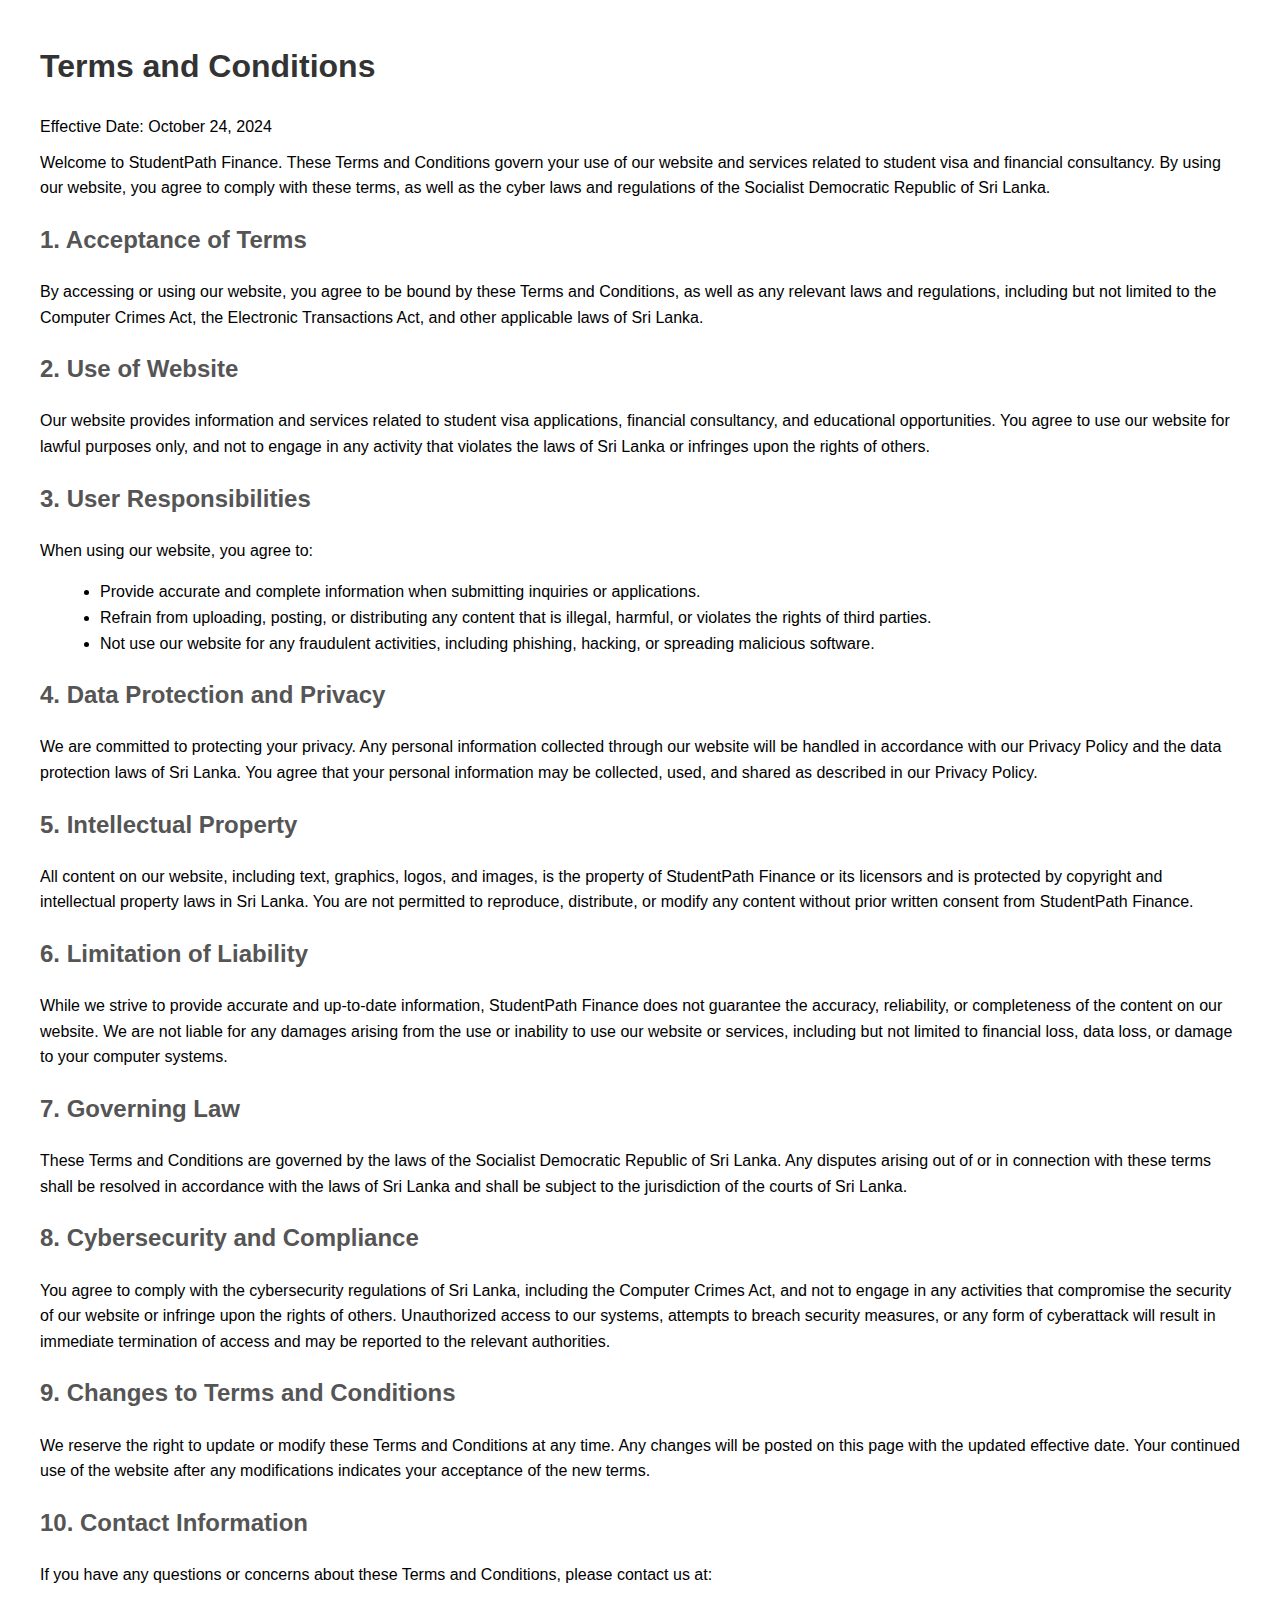
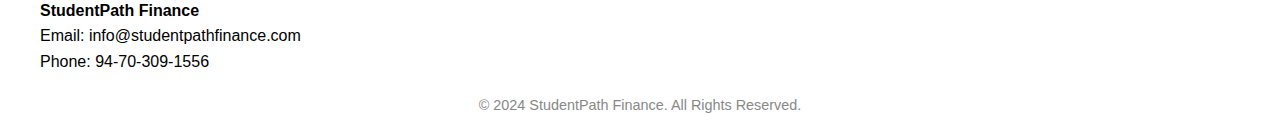
<file: studentpathfinance-main/terms.html>
<!DOCTYPE html>
<html lang="en-LK">
  <head>
    <!-- Google tag (gtag.js) -->
    <script
      async
      src="https://www.googletagmanager.com/gtag/js?id=G-98PM8H51PB"
    ></script>
    <script>
      window.dataLayer = window.dataLayer || [];
      function gtag() {
        dataLayer.push(arguments);
      }
      gtag("js", new Date());

      gtag("config", "G-98PM8H51PB");
    </script>

    <!--========= Required meta tags =========-->
    <meta charset="UTF-8" />
    <meta name="viewport" content="width=device-width, initial-scale=1.0" />
    <meta http-equiv="X-UA-Compatible" content="ie=edge" />
    <title>
      Terms and Conditions | StudentPath Finance Student Visa & Financial
      Consultancy
    </title>
    <style>
      body {
        font-family: Arial, sans-serif;
        line-height: 1.6;
        margin: 0;
        padding: 0;
      }
      .container {
        max-width: 1200px;
        margin: 0 auto;
        padding: 20px;
      }
      h1 {
        color: #333;
      }
      h2 {
        color: #555;
      }
      p {
        margin: 10px 0;
      }
      ul {
        list-style: disc;
        margin-left: 20px;
      }
      .footer {
        margin-top: 20px;
        text-align: center;
        font-size: 0.9em;
        color: #888;
      }
    </style>
  </head>
  <body>
    <!-- Google Tag Manager (noscript) -->
    <noscript
      ><iframe
        src="https://www.googletagmanager.com/ns.html?id=GTM-K6QV838P"
        height="0"
        width="0"
        style="display: none; visibility: hidden"
      ></iframe
    ></noscript>
    <!-- End Google Tag Manager (noscript) -->
    <div class="container">
      <h1>Terms and Conditions</h1>
      <p>Effective Date: October 24, 2024</p>

      <p>
        Welcome to StudentPath Finance. These Terms and Conditions govern your
        use of our website and services related to student visa and financial
        consultancy. By using our website, you agree to comply with these terms,
        as well as the cyber laws and regulations of the Socialist Democratic
        Republic of Sri Lanka.
      </p>

      <h2>1. Acceptance of Terms</h2>
      <p>
        By accessing or using our website, you agree to be bound by these Terms
        and Conditions, as well as any relevant laws and regulations, including
        but not limited to the Computer Crimes Act, the Electronic Transactions
        Act, and other applicable laws of Sri Lanka.
      </p>

      <h2>2. Use of Website</h2>
      <p>
        Our website provides information and services related to student visa
        applications, financial consultancy, and educational opportunities. You
        agree to use our website for lawful purposes only, and not to engage in
        any activity that violates the laws of Sri Lanka or infringes upon the
        rights of others.
      </p>

      <h2>3. User Responsibilities</h2>
      <p>When using our website, you agree to:</p>
      <ul>
        <li>
          Provide accurate and complete information when submitting inquiries or
          applications.
        </li>
        <li>
          Refrain from uploading, posting, or distributing any content that is
          illegal, harmful, or violates the rights of third parties.
        </li>
        <li>
          Not use our website for any fraudulent activities, including phishing,
          hacking, or spreading malicious software.
        </li>
      </ul>

      <h2>4. Data Protection and Privacy</h2>
      <p>
        We are committed to protecting your privacy. Any personal information
        collected through our website will be handled in accordance with our
        Privacy Policy and the data protection laws of Sri Lanka. You agree that
        your personal information may be collected, used, and shared as
        described in our Privacy Policy.
      </p>

      <h2>5. Intellectual Property</h2>
      <p>
        All content on our website, including text, graphics, logos, and images,
        is the property of StudentPath Finance or its licensors and is protected
        by copyright and intellectual property laws in Sri Lanka. You are not
        permitted to reproduce, distribute, or modify any content without prior
        written consent from StudentPath Finance.
      </p>

      <h2>6. Limitation of Liability</h2>
      <p>
        While we strive to provide accurate and up-to-date information,
        StudentPath Finance does not guarantee the accuracy, reliability, or
        completeness of the content on our website. We are not liable for any
        damages arising from the use or inability to use our website or
        services, including but not limited to financial loss, data loss, or
        damage to your computer systems.
      </p>

      <h2>7. Governing Law</h2>
      <p>
        These Terms and Conditions are governed by the laws of the Socialist
        Democratic Republic of Sri Lanka. Any disputes arising out of or in
        connection with these terms shall be resolved in accordance with the
        laws of Sri Lanka and shall be subject to the jurisdiction of the courts
        of Sri Lanka.
      </p>

      <h2>8. Cybersecurity and Compliance</h2>
      <p>
        You agree to comply with the cybersecurity regulations of Sri Lanka,
        including the Computer Crimes Act, and not to engage in any activities
        that compromise the security of our website or infringe upon the rights
        of others. Unauthorized access to our systems, attempts to breach
        security measures, or any form of cyberattack will result in immediate
        termination of access and may be reported to the relevant authorities.
      </p>

      <h2>9. Changes to Terms and Conditions</h2>
      <p>
        We reserve the right to update or modify these Terms and Conditions at
        any time. Any changes will be posted on this page with the updated
        effective date. Your continued use of the website after any
        modifications indicates your acceptance of the new terms.
      </p>

      <h2>10. Contact Information</h2>
      <p>
        If you have any questions or concerns about these Terms and Conditions,
        please contact us at:
      </p>
      <p>
        <strong>StudentPath Finance</strong><br />
        Email: info@studentpathfinance.com<br />
        Phone: 94-70-309-1556
      </p>

      <div class="footer">
        &copy; 2024 StudentPath Finance. All Rights Reserved.
      </div>
    </div>
  </body>
</html>
</file>
<file: studentpathfinance-main/assets/css/odometer.css>
.xbo.xbo-auto-theme,
.xbo.xbo-theme-default {
	display: inline-block;
	vertical-align: middle;
	*vertical-align: auto;
	*zoom: 1;
	*display: inline;
	position: relative;
}
.xbo.xbo-auto-theme .xbo-digit,
.xbo.xbo-theme-default .xbo-digit {
	display: inline-block;
	vertical-align: middle;
	*vertical-align: auto;
	*zoom: 1;
	*display: inline;
	position: relative;
}
.xbo.xbo-auto-theme .xbo-digit .xbo-digit-spacer,
.xbo.xbo-theme-default .xbo-digit .xbo-digit-spacer {
	display: inline-block;
	vertical-align: middle;
	*vertical-align: auto;
	*zoom: 1;
	*display: inline;
	visibility: hidden;
}
.xbo.xbo-auto-theme .xbo-digit .xbo-digit-inner,
.xbo.xbo-theme-default .xbo-digit .xbo-digit-inner {
	text-align: left;
	display: block;
	position: absolute;
	top: 0;
	left: 0;
	right: 0;
	bottom: 0;
	overflow: hidden;
}
.xbo.xbo-auto-theme .xbo-digit .xbo-ribbon,
.xbo.xbo-theme-default .xbo-digit .xbo-ribbon {
	display: block;
}
.xbo.xbo-auto-theme .xbo-digit .xbo-ribbon-inner,
.xbo.xbo-theme-default .xbo-digit .xbo-ribbon-inner {
	display: block;
	backface-visibility: hidden;
	-webkit-backface-visibility: hidden;
}
.xbo.xbo-auto-theme .xbo-digit .xbo-value,
.xbo.xbo-theme-default .xbo-digit .xbo-value {
	display: block;
	transform: translateZ(0);
	-webkit-transform: translateZ(0);
}
.xbo.xbo-auto-theme
	.xbo-digit
	.xbo-value.xbo-last-value,
.xbo.xbo-theme-default
	.xbo-digit
	.xbo-value.xbo-last-value {
	position: absolute;
}
.xbo.xbo-auto-theme.xbo-animating-up .xbo-ribbon-inner,
.xbo.xbo-theme-default.xbo-animating-up .xbo-ribbon-inner {
	-webkit-transition: -webkit-transform 2s;
	-moz-transition: -moz-transform 2s;
	-ms-transition: -ms-transform 2s;
	-o-transition: -o-transform 2s;
	transition: transform 2s;
}
.xbo.xbo-auto-theme.xbo-animating-up.xbo-animating
	.xbo-ribbon-inner,
.xbo.xbo-theme-default.xbo-animating-up.xbo-animating
	.xbo-ribbon-inner {
	-webkit-transform: translateY(-100%);
	-moz-transform: translateY(-100%);
	-ms-transform: translateY(-100%);
	-o-transform: translateY(-100%);
	transform: translateY(-100%);
}
.xbo.xbo-auto-theme.xbo-animating-down .xbo-ribbon-inner,
.xbo.xbo-theme-default.xbo-animating-down
	.xbo-ribbon-inner {
	-webkit-transform: translateY(-100%);
	-moz-transform: translateY(-100%);
	-ms-transform: translateY(-100%);
	-o-transform: translateY(-100%);
	transform: translateY(-100%);
}
.xbo.xbo-auto-theme.xbo-animating-down.xbo-animating
	.xbo-ribbon-inner,
.xbo.xbo-theme-default.xbo-animating-down.xbo-animating
	.xbo-ribbon-inner {
	-webkit-transition: -webkit-transform 2s;
	-moz-transition: -moz-transform 2s;
	-ms-transition: -ms-transform 2s;
	-o-transition: -o-transform 2s;
	transition: transform 2s;
	-webkit-transform: translateY(0);
	-moz-transform: translateY(0);
	-ms-transform: translateY(0);
	-o-transform: translateY(0);
	transform: translateY(0);
}

.xbo.xbo-auto-theme,
.xbo.xbo-theme-default {
	line-height: 1.1em;
}
.xbo.xbo-auto-theme .xbo-value,
.xbo.xbo-theme-default .xbo-value {
	text-align: center;
}
</file>
<file: studentpathfinance-main/assets/css/nice-select.css>
.nice-select {
  -webkit-tap-highlight-color: transparent;
  background-color: #fff;
  border-radius: 5px;
  border: solid 1px #e8e8e8;
  box-sizing: border-box;
  clear: both;
  cursor: pointer;
  display: block;
  float: left;
  font-family: inherit;
  font-size: 14px;
  font-weight: normal;
  height: 42px;
  line-height: 40px;
  outline: none;
  padding-left: 18px;
  padding-right: 30px;
  position: relative;
  text-align: left !important;
  -webkit-transition: all 0.2s ease-in-out;
  transition: all 0.2s ease-in-out;
  -webkit-user-select: none;
     -moz-user-select: none;
      -ms-user-select: none;
          user-select: none;
  white-space: nowrap;
  width: auto; }
  .nice-select:hover {
    border-color: #dbdbdb; }
  .nice-select:active, .nice-select.open, .nice-select:focus {
    border-color: #999; }
  .nice-select:after {
    border-bottom: 2px solid #999;
    border-right: 2px solid #999;
    content: '';
    display: block;
    height: 5px;
    margin-top: -4px;
    pointer-events: none;
    position: absolute;
    right: 12px;
    top: 50%;
    -webkit-transform-origin: 66% 66%;
        -ms-transform-origin: 66% 66%;
            transform-origin: 66% 66%;
    -webkit-transform: rotate(45deg);
        -ms-transform: rotate(45deg);
            transform: rotate(45deg);
    -webkit-transition: all 0.15s ease-in-out;
    transition: all 0.15s ease-in-out;
    width: 5px; }
  .nice-select.open:after {
    -webkit-transform: rotate(-135deg);
        -ms-transform: rotate(-135deg);
            transform: rotate(-135deg); }
  .nice-select.open .list {
    opacity: 1;
    pointer-events: auto;
    -webkit-transform: scale(1) translateY(0);
        -ms-transform: scale(1) translateY(0);
            transform: scale(1) translateY(0); }
  .nice-select.disabled {
    border-color: #ededed;
    color: #999;
    pointer-events: none; }
    .nice-select.disabled:after {
      border-color: #cccccc; }
  .nice-select.wide {
    width: 100%; }
    .nice-select.wide .list {
      left: 0 !important;
      right: 0 !important; }
  .nice-select.right {
    float: right; }
    .nice-select.right .list {
      left: auto;
      right: 0; }
  .nice-select.small {
    font-size: 12px;
    height: 36px;
    line-height: 34px; }
    .nice-select.small:after {
      height: 4px;
      width: 4px; }
    .nice-select.small .option {
      line-height: 34px;
      min-height: 34px; }
  .nice-select .list {
    background-color: #fff;
    border-radius: 5px;
    box-shadow: 0 0 0 1px rgba(68, 68, 68, 0.11);
    box-sizing: border-box;
    margin-top: 4px;
    opacity: 0;
    overflow: hidden;
    padding: 0;
    pointer-events: none;
    position: absolute;
    top: 100%;
    left: 0;
    -webkit-transform-origin: 50% 0;
        -ms-transform-origin: 50% 0;
            transform-origin: 50% 0;
    -webkit-transform: scale(0.75) translateY(-21px);
        -ms-transform: scale(0.75) translateY(-21px);
            transform: scale(0.75) translateY(-21px);
    -webkit-transition: all 0.2s cubic-bezier(0.5, 0, 0, 1.25), opacity 0.15s ease-out;
    transition: all 0.2s cubic-bezier(0.5, 0, 0, 1.25), opacity 0.15s ease-out;
    z-index: 9; }
    .nice-select .list:hover .option:not(:hover) {
      background-color: transparent !important; }
  .nice-select .option {
    cursor: pointer;
    font-weight: 400;
    line-height: 40px;
    list-style: none;
    min-height: 40px;
    outline: none;
    padding-left: 18px;
    padding-right: 29px;
    text-align: left;
    -webkit-transition: all 0.2s;
    transition: all 0.2s; }
    .nice-select .option:hover, .nice-select .option.focus, .nice-select .option.selected.focus {
      background-color: #f6f6f6; }
    .nice-select .option.selected {
      font-weight: bold; }
    .nice-select .option.disabled {
      background-color: transparent;
      color: #999;
      cursor: default; }

.no-csspointerevents .nice-select .list {
  display: none; }

.no-csspointerevents .nice-select.open .list {
  display: block; }
</file>
<file: studentpathfinance-main/assets/css/main.css>
/*-----------------------------------------------------------------------------------

    Project Name: E.visa - Immigration and Visa Consulting Template
    Author: XpressBuddy -->> (https://themeforest.net/user/xpressbuddy)
    Support: support@xpressbuddy.com
    Description: E.visa - Immigration and Visa Consulting Template
    Developer: Mohammad Wasim Mia -> contact@xpressbuddy.com
    Version: 1.0

-----------------------------------------------------------------------------------

    CSS INDEX
    ===================

	01. Theme default CSS
    02. header
    03. global
    04. hero
    05. brand
    06. service
    07. about
    08. counter
    09. country
    10. team
    11. testimonial
    12. faq
    13. blog
    14. newsletter
    15. contact
    16. feature
    17. cta
    18. fanfact
    19. mobile-menu
    20. coaching
    21. book-form
    22. breadcrumb
    23. preloader
    24. package
    25. category
    26. destination
    27. sidebar
    28. backtotop
    29. search
    30. sec-title
    

-----------------------------------------------------------------------------------*/
@import url("https://fonts.googleapis.com/css2?family=Dancing+Script:wght@400;500;600;700&family=Inter:wght@300;400;500;600;700&family=Plus+Jakarta+Sans:wght@300;400;500;600;700&display=swap");
:root {
  --font-body: "Plus Jakarta Sans", sans-serif;
  --font-heading: "Plus Jakarta Sans", sans-serif;
  --font-inter: "Inter", sans-serif;
  --font-dancing: "Dancing Script", cursive;
  --color-primary: #007acc;
  --color-secondary: #0091ff;
  --color-primary-2: #fb4927;
  --gradient-color-from: #136fd9;
  --gradient-color-to: #2794fb;
  --color-gradient: linear-gradient(
    90deg,
    var(--gradient-color-from) 0%,
    var(--gradient-color-to) 100%
  );
  --color-heading: #0f172a;
  --color-dark: #0f172a;
  --color-white: #fff;
  --color-black: #000;
  --color-default: #787b84;
  --color-gray: #edf3f5;
  --color-gray-2: #f6f6f6;
  --color-border: #eff5f8;
  --easing: cubic-bezier(0.67, 0.04, 0.3, 0.91);
}

/* reset css start */
:root {
  scroll-behavior: auto;
}

html {
  scroll-behavior: smooth;
}

body {
  padding: 0;
  margin: 0;
  font-weight: 500;
  position: relative;
  font-family: var(--font-body);
  font-size: 16px;
  line-height: 26px;
  color: var(--color-default);
  background-color: var(--color-white);
  letter-spacing: -0.2px;
}

.coaching .row {
  display: flex;
  flex-wrap: wrap;
}

.xb-coaching {
  display: flex;
  flex-direction: column;
  flex-grow: 1;
  justify-content: space-between;
  height: 100%;
}

.xb-item--inner {
  display: flex;
  flex-direction: column;
  height: 100%;
}

.xb-item--holder {
  flex-grow: 1;
}
img {
  max-width: 100%;
  height: auto;
}

ul {
  margin: 0px;
  padding: 0px;
}

button {
  cursor: pointer;
}

*:focus {
  outline: none;
}

button {
  border: none;
  -webkit-transition: 0.3s;
  -o-transition: 0.3s;
  transition: 0.3s;
}

button:focus {
  outline: none;
}

a {
  text-decoration: none;
  -webkit-transition: 0.3s;
  -o-transition: 0.3s;
  transition: 0.3s;
}
a:hover {
  color: inherit;
}

select {
  height: 55px;
  -webkit-appearance: none;
  -moz-appearance: none;
  appearance: none;
  background-position: calc(100% - 10px) 50%;
  background-repeat: no-repeat;
  padding-right: 20px;
  background-color: transparent;
  border: 0;
}

input[type="text"],
input[type="password"],
input[type="email"],
input[type="tel"],
form select,
textarea {
  width: 100%;
  height: 50px;
  border-radius: 0;
  padding: 0;
  border: 0;
  -webkit-transition: 0.3s;
  -o-transition: 0.3s;
  transition: 0.3s;
  color: var(--color-black);
  font-weight: 500;
}

textarea {
  height: 100px;
}

button {
  border: 0;
}

table {
  width: 100%;
}

p,
li,
span {
  margin-bottom: 0;
}

/* reset css end */
/* global css start */
.nice-select {
  background-color: transparent;
  height: 60px !important;
  line-height: 55px !important;
  min-height: 60px !important;
  padding: 0 20px;
  width: 100%;
}
.nice-select::after {
  border-bottom: 1.9px solid #b1b4ba;
  border-right: 1.9px solid #b1b4ba;
  height: 6px;
  right: 20px;
  width: 6px;
}
.nice-select .option:hover,
.nice-select .option.focus,
.nice-select .option.selected.focus {
  background-color: #edf3f5;
}
.nice-select .list {
  width: 100%;
}
.nice-select .list li {
  margin-right: 0 !important;
}
.nice-select .list .option {
  color: var(--color-dark);
  font-weight: 500;
}
.nice-select .list .option.selected {
  font-weight: 600;
}
.nice-select .list .option.selected,
.nice-select .list .option:hover {
  border: none !important;
}

/* global css end */
.body_wrap {
  overflow: hidden;
}

.bg_img {
  background-position: center center;
  background-size: cover;
  background-repeat: no-repeat;
  width: 100%;
  height: 100%;
}

.footer-bg {
  background-color: #04060a;
}

.black-bg {
  background: var(--color-black);
}

.gray-bg {
  background-color: var(--color-gray);
}

.gray-bg-2 {
  background-color: var(--color-gray-2);
}

.dark-bg {
  background-color: var(--color-dark);
}

.white {
  color: var(--color-white);
}

.pos-rel {
  position: relative;
}

.pos-absolute {
  position: absolute;
}

.f-right {
  float: right;
}

.border-effect a,
.border-effect-2 a {
  display: inline !important;
  width: 100%;
  background-repeat: no-repeat;
  background-position-y: -2px;
  background-image: linear-gradient(
    transparent calc(100% - 2px),
    currentColor 1px
  );
  -webkit-transition: 0.6s cubic-bezier(0.215, 0.61, 0.355, 1);
  -o-transition: 0.6s cubic-bezier(0.215, 0.61, 0.355, 1);
  transition: 0.6s cubic-bezier(0.215, 0.61, 0.355, 1);
  background-size: 0 100%;
  -webkit-backface-visibility: hidden;
  backface-visibility: hidden;
}
.border-effect a:hover,
.border-effect-2 a:hover {
  background-size: 100% 100%;
  color: inherit;
}

.border-effect-2 a {
  background-image: linear-gradient(
    transparent calc(100% - 1px),
    currentColor 1px
  );
}

.btn-video {
  width: 60px;
  height: 60px;
  border-radius: 50%;
  -webkit-border-radius: 50%;
  -moz-border-radius: 50%;
  -ms-border-radius: 50%;
  -o-border-radius: 50%;
  display: flex;
  align-items: center;
  justify-content: center;
  color: #0f172a;
  position: relative;
  background-color: var(--color-white);
}
.btn-video:hover {
  color: #0f172a;
}
.btn-video::before {
  content: "";
  position: absolute;
  z-index: 0;
  left: 0;
  top: 0;
  display: block;
  width: 100%;
  height: 100%;
  background-color: rgba(255, 255, 255, 0.63);
  border-radius: 50%;
  animation: pulse-border 1500ms ease-out infinite;
  -webkit-animation: pulse-border 1500ms ease-out infinite;
  z-index: -2;
}

.border_effect a {
  display: inline !important;
  width: 100%;
  background-repeat: no-repeat;
  background-position-y: -2px;
  background-image: linear-gradient(
    transparent calc(100% - 2px),
    currentColor 1px
  );
  transition: 0.6s cubic-bezier(0.215, 0.61, 0.355, 1);
  background-size: 0 100%;
  -webkit-backface-visibility: hidden;
  backface-visibility: hidden;
}
.border_effect a:hover {
  background-size: 100% 100%;
  color: inherit;
}

@media (max-width: 991px) {
  .tx-col-md-6 {
    width: 50%;
  }
}
@media (max-width: 767px) {
  .tx-col-md-6 {
    width: 100%;
  }
}

.xb-close {
  background: rgba(0, 0, 0, 0.04);
  border: 9px solid transparent;
  color: #777;
  width: 36px;
  height: 36px;
  display: inline-flex;
  justify-content: center;
  align-items: center;
  cursor: pointer;
  position: relative;
}
.xb-close::before,
.xb-close::after {
  content: "";
  position: absolute;
  height: 2px;
  width: 100%;
  top: 50%;
  left: 0;
  margin-top: -1px;
  transform-origin: 50% 50%;
  -webkit-transition: all 0.25s cubic-bezier(0.645, 0.045, 0.355, 1);
  -khtml-transition: all 0.25s cubic-bezier(0.645, 0.045, 0.355, 1);
  -moz-transition: all 0.25s cubic-bezier(0.645, 0.045, 0.355, 1);
  -ms-transition: all 0.25s cubic-bezier(0.645, 0.045, 0.355, 1);
  -o-transition: all 0.25s cubic-bezier(0.645, 0.045, 0.355, 1);
  transition: all 0.25s cubic-bezier(0.645, 0.045, 0.355, 1);
  background-color: #1b1b1b;
}
.xb-close::before {
  -webkit-transform: rotate(45deg);
  -khtml-transform: rotate(45deg);
  -moz-transform: rotate(45deg);
  -ms-transform: rotate(45deg);
  -o-transform: rotate(45deg);
  transform: rotate(45deg);
}
.xb-close::after {
  -webkit-transform: rotate(-45deg);
  -khtml-transform: rotate(-45deg);
  -moz-transform: rotate(-45deg);
  -ms-transform: rotate(-45deg);
  -o-transform: rotate(-45deg);
  transform: rotate(-45deg);
}
.xb-close:hover::before,
.xb-close:hover::after {
  -webkit-transform: rotate(0);
  -khtml-transform: rotate(0);
  -moz-transform: rotate(0);
  -ms-transform: rotate(0);
  -o-transform: rotate(0);
  transform: rotate(0);
}

/* order & unorder list reset - start */
.ul_li,
.ul_li_right,
.ul_li_center,
.ul_li_between {
  margin: 0px;
  padding: 0px;
  display: flex;
  flex-wrap: wrap;
  align-items: center;
}

.ul_li > li,
.ul_li_right > li,
.ul_li_center > li,
.ul_li_between > li {
  float: left;
  list-style: none;
  display: inline-block;
}

.ul_li {
  justify-content: flex-start;
}

.ul_li_center {
  justify-content: center;
}

.ul_li_right {
  justify-content: flex-end;
}

.ul_li_between {
  justify-content: space-between;
}

.ul_li_block {
  margin: 0px;
  padding: 0px;
  display: block;
}

.ul_li_block > li {
  display: block;
  list-style: none;
}

.flex-1 {
  flex: 1;
}

.color-black {
  color: var(--color-black);
}

.pagination_wrap ul {
  display: flex;
  flex-wrap: wrap;
  justify-content: center;
  margin: -5px;
  list-style: none;
}
.pagination_wrap ul li {
  padding: 5px;
}
.pagination_wrap ul li a {
  height: 50px;
  width: 50px;
  line-height: 50px;
  text-align: center;
  font-size: 16px;
  font-weight: 600;
  color: #0f172a;
  border: 1px solid #edf3f5;
  display: inline-block;
  -webkit-transition: all 0.3s ease-out 0s;
  -o-transition: all 0.3s ease-out 0s;
  transition: all 0.3s ease-out 0s;
  z-index: 1;
  border-radius: 50%;
  -webkit-border-radius: 50%;
  -moz-border-radius: 50%;
  -ms-border-radius: 50%;
  -o-border-radius: 50%;
  overflow: hidden;
}
.pagination_wrap ul li a.current_page,
.pagination_wrap ul li a:hover {
  color: var(--color-white);
  background-color: var(--color-primary);
  border-color: var(--color-primary);
}

.mr-none-60 {
  margin-right: -60px;
}

.ml-none-60 {
  margin-left: -60px;
}

.pb-8 {
  padding-bottom: 8px;
}

/*--
    - Margin & Padding
-----------------------------------------*/
/*-- Margin Top --*/
.mt-none-5 {
  margin-top: -5px;
}

.mt-none-10 {
  margin-top: -10px;
}

.mt-none-15 {
  margin-top: -15px;
}

.mt-none-20 {
  margin-top: -20px;
}

.mt-none-25 {
  margin-top: -25px;
}

.mt-none-30 {
  margin-top: -30px;
}

.mt-none-35 {
  margin-top: -35px;
}

.mt-none-40 {
  margin-top: -40px;
}

.mt-none-45 {
  margin-top: -45px;
}

.mt-none-50 {
  margin-top: -50px;
}

.mt-none-55 {
  margin-top: -55px;
}

.mt-none-60 {
  margin-top: -60px;
}

.mt-none-65 {
  margin-top: -65px;
}

.mt-none-70 {
  margin-top: -70px;
}

.mt-none-75 {
  margin-top: -75px;
}

.mt-none-80 {
  margin-top: -80px;
}

.mt-none-85 {
  margin-top: -85px;
}

.mt-none-90 {
  margin-top: -90px;
}

.mt-none-95 {
  margin-top: -95px;
}

.mt-none-100 {
  margin-top: -100px;
}

/*-- Margin Top --*/
.mt-5 {
  margin-top: 5px;
}

.mt-10 {
  margin-top: 10px;
}

.mt-15 {
  margin-top: 15px;
}

.mt-20 {
  margin-top: 20px;
}

.mt-25 {
  margin-top: 25px;
}

.mt-30 {
  margin-top: 30px;
}

.mt-35 {
  margin-top: 35px;
}

.mt-40 {
  margin-top: 40px;
}

.mt-45 {
  margin-top: 45px;
}

.mt-50 {
  margin-top: 50px;
}

.mt-55 {
  margin-top: 55px;
}

.mt-60 {
  margin-top: 60px;
}

.mt-65 {
  margin-top: 65px;
}

.mt-70 {
  margin-top: 70px;
}

.mt-75 {
  margin-top: 75px;
}

.mt-80 {
  margin-top: 80px;
}

.mt-85 {
  margin-top: 85px;
}

.mt-90 {
  margin-top: 90px;
}

.mt-95 {
  margin-top: 95px;
}

.mt-100 {
  margin-top: 100px;
}

.mt-105 {
  margin-top: 105px;
}

.mt-110 {
  margin-top: 110px;
}

.mt-115 {
  margin-top: 115px;
}

.mt-120 {
  margin-top: 120px;
}

.mt-125 {
  margin-top: 125px;
}

.mt-130 {
  margin-top: 130px;
}

.mt-135 {
  margin-top: 135px;
}

.mt-140 {
  margin-top: 140px;
}

.mt-145 {
  margin-top: 145px;
}

.mt-150 {
  margin-top: 150px;
}

.mt-155 {
  margin-top: 155px;
}

.mt-160 {
  margin-top: 160px;
}

.mt-165 {
  margin-top: 165px;
}

.mt-170 {
  margin-top: 170px;
}

.mt-175 {
  margin-top: 175px;
}

.mt-180 {
  margin-top: 180px;
}

.mt-185 {
  margin-top: 185px;
}

.mt-190 {
  margin-top: 190px;
}

.mt-195 {
  margin-top: 195px;
}

.mt-200 {
  margin-top: 200px;
}

/*-- Margin Bottom --*/
.mb-5 {
  margin-bottom: 5px;
}

.mb-10 {
  margin-bottom: 10px;
}

.mb-15 {
  margin-bottom: 15px;
}

.mb-20 {
  margin-bottom: 20px;
}

.mb-25 {
  margin-bottom: 25px;
}

.mb-30 {
  margin-bottom: 30px;
}

.mb-35 {
  margin-bottom: 35px;
}

.mb-40 {
  margin-bottom: 40px;
}

.mb-45 {
  margin-bottom: 45px;
}

.mb-50 {
  margin-bottom: 50px;
}

.mb-55 {
  margin-bottom: 55px;
}

.mb-60 {
  margin-bottom: 60px;
}

.mb-65 {
  margin-bottom: 65px;
}

.mb-70 {
  margin-bottom: 70px;
}

.mb-75 {
  margin-bottom: 75px;
}

.mb-80 {
  margin-bottom: 80px;
}

.mb-85 {
  margin-bottom: 85px;
}

.mb-90 {
  margin-bottom: 90px;
}

.mb-95 {
  margin-bottom: 95px;
}

.mb-100 {
  margin-bottom: 100px;
}

.mb-105 {
  margin-bottom: 105px;
}

.mb-110 {
  margin-bottom: 110px;
}

.mb-115 {
  margin-bottom: 115px;
}

.mb-120 {
  margin-bottom: 120px;
}

.mb-125 {
  margin-bottom: 125px;
}

.mb-130 {
  margin-bottom: 130px;
}

.mb-135 {
  margin-bottom: 135px;
}

.mb-140 {
  margin-bottom: 140px;
}

.mb-145 {
  margin-bottom: 145px;
}

.mb-150 {
  margin-bottom: 150px;
}

.mb-155 {
  margin-bottom: 155px;
}

.mb-160 {
  margin-bottom: 160px;
}

.mb-165 {
  margin-bottom: 165px;
}

.mb-170 {
  margin-bottom: 170px;
}

.mb-175 {
  margin-bottom: 175px;
}

.mb-180 {
  margin-bottom: 180px;
}

.mb-185 {
  margin-bottom: 185px;
}

.mb-190 {
  margin-bottom: 190px;
}

.mb-195 {
  margin-bottom: 195px;
}

.mb-200 {
  margin-bottom: 200px;
}

/*-- Margin Left --*/
.ml-5 {
  margin-left: 5px;
}

.ml-10 {
  margin-left: 10px;
}

.ml-15 {
  margin-left: 15px;
}

.ml-20 {
  margin-left: 20px;
}

.ml-25 {
  margin-left: 25px;
}

.ml-30 {
  margin-left: 30px;
}

.ml-35 {
  margin-left: 35px;
}

.ml-40 {
  margin-left: 40px;
}

.ml-45 {
  margin-left: 45px;
}

.ml-50 {
  margin-left: 50px;
}

.ml-55 {
  margin-left: 55px;
}

.ml-60 {
  margin-left: 60px;
}

.ml-65 {
  margin-left: 65px;
}

.ml-70 {
  margin-left: 70px;
}

.ml-75 {
  margin-left: 75px;
}

.ml-80 {
  margin-left: 80px;
}

.ml-85 {
  margin-left: 85px;
}

.ml-90 {
  margin-left: 90px;
}

.ml-95 {
  margin-left: 95px;
}

.ml-100 {
  margin-left: 100px;
}

.ml-105 {
  margin-left: 105px;
}

.ml-110 {
  margin-left: 110px;
}

.ml-115 {
  margin-left: 115px;
}

.ml-120 {
  margin-left: 120px;
}

.ml-125 {
  margin-left: 125px;
}

.ml-130 {
  margin-left: 130px;
}

.ml-135 {
  margin-left: 135px;
}

.ml-140 {
  margin-left: 140px;
}

.ml-145 {
  margin-left: 145px;
}

.ml-150 {
  margin-left: 150px;
}

.ml-155 {
  margin-left: 155px;
}

.ml-160 {
  margin-left: 160px;
}

.ml-165 {
  margin-left: 165px;
}

.ml-170 {
  margin-left: 170px;
}

.ml-175 {
  margin-left: 175px;
}

.ml-180 {
  margin-left: 180px;
}

.ml-185 {
  margin-left: 185px;
}

.ml-190 {
  margin-left: 190px;
}

.ml-195 {
  margin-left: 195px;
}

.ml-200 {
  margin-left: 200px;
}

/*-- Margin Right --*/
.mr-5 {
  margin-right: 5px;
}

.mr-10 {
  margin-right: 10px;
}

.mr-15 {
  margin-right: 15px;
}

.mr-20 {
  margin-right: 20px;
}

.mr-25 {
  margin-right: 25px;
}

.mr-30 {
  margin-right: 30px;
}

.mr-35 {
  margin-right: 35px;
}

.mr-40 {
  margin-right: 40px;
}

.mr-45 {
  margin-right: 45px;
}

.mr-50 {
  margin-right: 50px;
}

.mr-55 {
  margin-right: 55px;
}

.mr-60 {
  margin-right: 60px;
}

.mr-65 {
  margin-right: 65px;
}

.mr-70 {
  margin-right: 70px;
}

.mr-75 {
  margin-right: 75px;
}

.mr-80 {
  margin-right: 80px;
}

.mr-85 {
  margin-right: 85px;
}

.mr-90 {
  margin-right: 90px;
}

.mr-95 {
  margin-right: 95px;
}

.mr-100 {
  margin-right: 100px;
}

.mr-105 {
  margin-right: 105px;
}

.mr-110 {
  margin-right: 110px;
}

.mr-115 {
  margin-right: 115px;
}

.mr-120 {
  margin-right: 120px;
}

.mr-125 {
  margin-right: 125px;
}

.mr-130 {
  margin-right: 130px;
}

.mr-135 {
  margin-right: 135px;
}

.mr-140 {
  margin-right: 140px;
}

.mr-145 {
  margin-right: 145px;
}

.mr-150 {
  margin-right: 150px;
}

.mr-155 {
  margin-right: 155px;
}

.mr-160 {
  margin-right: 160px;
}

.mr-165 {
  margin-right: 165px;
}

.mr-170 {
  margin-right: 170px;
}

.mr-175 {
  margin-right: 175px;
}

.mr-180 {
  margin-right: 180px;
}

.mr-185 {
  margin-right: 185px;
}

.mr-190 {
  margin-right: 190px;
}

.mr-195 {
  margin-right: 195px;
}

.mr-200 {
  margin-right: 200px;
}

/*-- Padding Top --*/
.pt-5 {
  padding-top: 5px;
}

.pt-10 {
  padding-top: 10px;
}

.pt-15 {
  padding-top: 15px;
}

.pt-20 {
  padding-top: 20px;
}

.pt-25 {
  padding-top: 25px;
}

.pt-30 {
  padding-top: 30px;
}

.pt-35 {
  padding-top: 35px;
}

.pt-40 {
  padding-top: 40px;
}

.pt-45 {
  padding-top: 45px;
}

.pt-50 {
  padding-top: 50px;
}

.pt-55 {
  padding-top: 55px;
}

.pt-60 {
  padding-top: 60px;
}

.pt-65 {
  padding-top: 65px;
}

.pt-70 {
  padding-top: 70px;
}

.pt-75 {
  padding-top: 75px;
}

.pt-80 {
  padding-top: 80px;
}

.pt-85 {
  padding-top: 85px;
}

.pt-90 {
  padding-top: 90px;
}

.pt-95 {
  padding-top: 95px;
}

.pt-100 {
  padding-top: 100px;
}

.pt-105 {
  padding-top: 105px;
}

.pt-110 {
  padding-top: 110px;
}

.pt-115 {
  padding-top: 115px;
}

.pt-120 {
  padding-top: 120px;
}

.pt-125 {
  padding-top: 125px;
}

.pt-130 {
  padding-top: 130px;
}

.pt-135 {
  padding-top: 135px;
}

.pt-140 {
  padding-top: 140px;
}

.pt-145 {
  padding-top: 145px;
}

.pt-150 {
  padding-top: 150px;
}

.pt-155 {
  padding-top: 155px;
}

.pt-160 {
  padding-top: 160px;
}

.pt-165 {
  padding-top: 165px;
}

.pt-170 {
  padding-top: 170px;
}

.pt-175 {
  padding-top: 175px;
}

.pt-180 {
  padding-top: 180px;
}

.pt-185 {
  padding-top: 185px;
}

.pt-190 {
  padding-top: 190px;
}

.pt-195 {
  padding-top: 195px;
}

.pt-200 {
  padding-top: 200px;
}

/*-- Padding Bottom --*/
.pb-5 {
  padding-bottom: 5px;
}

.pb-10 {
  padding-bottom: 10px;
}

.pb-15 {
  padding-bottom: 15px;
}

.pb-20 {
  padding-bottom: 20px;
}

.pb-25 {
  padding-bottom: 25px;
}

.pb-30 {
  padding-bottom: 30px;
}

.pb-35 {
  padding-bottom: 35px;
}

.pb-40 {
  padding-bottom: 40px;
}

.pb-45 {
  padding-bottom: 45px;
}

.pb-50 {
  padding-bottom: 50px;
}

.pb-55 {
  padding-bottom: 55px;
}

.pb-60 {
  padding-bottom: 60px;
}

.pb-65 {
  padding-bottom: 65px;
}

.pb-70 {
  padding-bottom: 70px;
}

.pb-75 {
  padding-bottom: 75px;
}

.pb-80 {
  padding-bottom: 80px;
}

.pb-85 {
  padding-bottom: 85px;
}

.pb-90 {
  padding-bottom: 90px;
}

.pb-95 {
  padding-bottom: 95px;
}

.pb-100 {
  padding-bottom: 100px;
}

.pb-105 {
  padding-bottom: 105px;
}

.pb-110 {
  padding-bottom: 110px;
}

.pb-115 {
  padding-bottom: 115px;
}

.pb-120 {
  padding-bottom: 120px;
}

.pb-125 {
  padding-bottom: 125px;
}

.pb-130 {
  padding-bottom: 130px;
}

.pb-135 {
  padding-bottom: 135px;
}

.pb-140 {
  padding-bottom: 140px;
}

.pb-145 {
  padding-bottom: 145px;
}

.pb-150 {
  padding-bottom: 150px;
}

.pb-155 {
  padding-bottom: 155px;
}

.pb-160 {
  padding-bottom: 160px;
}

.pb-165 {
  padding-bottom: 165px;
}

.pb-170 {
  padding-bottom: 170px;
}

.pb-175 {
  padding-bottom: 175px;
}

.pb-180 {
  padding-bottom: 180px;
}

.pb-185 {
  padding-bottom: 185px;
}

.pb-190 {
  padding-bottom: 190px;
}

.pb-195 {
  padding-bottom: 195px;
}

.pb-200 {
  padding-bottom: 200px;
}

/*-- Padding Left --*/
.pl-5 {
  padding-left: 5px;
}

.pl-10 {
  padding-left: 10px;
}

.pl-15 {
  padding-left: 15px;
}

.pl-20 {
  padding-left: 20px;
}

.pl-25 {
  padding-left: 25px;
}

.pl-30 {
  padding-left: 30px;
}

.pl-35 {
  padding-left: 35px;
}

.pl-40 {
  padding-left: 40px;
}

.pl-45 {
  padding-left: 45px;
}

.pl-50 {
  padding-left: 50px;
}

.pl-55 {
  padding-left: 55px;
}

.pl-60 {
  padding-left: 60px;
}

.pl-65 {
  padding-left: 65px;
}

.pl-70 {
  padding-left: 70px;
}

.pl-75 {
  padding-left: 75px;
}

.pl-80 {
  padding-left: 80px;
}

.pl-85 {
  padding-left: 85px;
}

.pl-90 {
  padding-left: 90px;
}

.pl-95 {
  padding-left: 95px;
}

.pl-100 {
  padding-left: 100px;
}

.pl-105 {
  padding-left: 105px;
}

.pl-110 {
  padding-left: 110px;
}

.pl-115 {
  padding-left: 115px;
}

.pl-120 {
  padding-left: 120px;
}

.pl-125 {
  padding-left: 125px;
}

.pl-130 {
  padding-left: 130px;
}

.pl-135 {
  padding-left: 135px;
}

.pl-140 {
  padding-left: 140px;
}

.pl-145 {
  padding-left: 145px;
}

.pl-150 {
  padding-left: 150px;
}

.pl-155 {
  padding-left: 155px;
}

.pl-160 {
  padding-left: 160px;
}

.pl-165 {
  padding-left: 165px;
}

.pl-170 {
  padding-left: 170px;
}

.pl-175 {
  padding-left: 175px;
}

.pl-180 {
  padding-left: 180px;
}

.pl-185 {
  padding-left: 185px;
}

.pl-190 {
  padding-left: 190px;
}

.pl-195 {
  padding-left: 195px;
}

.pl-200 {
  padding-left: 200px;
}

/*-- Padding Right --*/
.pr-5 {
  padding-right: 5px;
}

.pr-10 {
  padding-right: 10px;
}

.pr-15 {
  padding-right: 15px;
}

.pr-20 {
  padding-right: 20px;
}

.pr-25 {
  padding-right: 25px;
}

.pr-30 {
  padding-right: 30px;
}

.pr-35 {
  padding-right: 35px;
}

.pr-40 {
  padding-right: 40px;
}

.pr-45 {
  padding-right: 45px;
}

.pr-50 {
  padding-right: 50px;
}

.pr-55 {
  padding-right: 55px;
}

.pr-60 {
  padding-right: 60px;
}

.pr-65 {
  padding-right: 65px;
}

.pr-70 {
  padding-right: 70px;
}

.pr-75 {
  padding-right: 75px;
}

.pr-80 {
  padding-right: 80px;
}

.pr-85 {
  padding-right: 85px;
}

.pr-90 {
  padding-right: 90px;
}

.pr-95 {
  padding-right: 95px;
}

.pr-100 {
  padding-right: 100px;
}

.pr-105 {
  padding-right: 105px;
}

.pr-110 {
  padding-right: 110px;
}

.pr-115 {
  padding-right: 115px;
}

.pr-120 {
  padding-right: 120px;
}

.pr-125 {
  padding-right: 125px;
}

.pr-130 {
  padding-right: 130px;
}

.pr-135 {
  padding-right: 135px;
}

.pr-140 {
  padding-right: 140px;
}

.pr-145 {
  padding-right: 145px;
}

.pr-150 {
  padding-right: 150px;
}

.pr-155 {
  padding-right: 155px;
}

.pr-160 {
  padding-right: 160px;
}

.pr-165 {
  padding-right: 165px;
}

.pr-170 {
  padding-right: 170px;
}

.pr-175 {
  padding-right: 175px;
}

.pr-180 {
  padding-right: 180px;
}

.pr-185 {
  padding-right: 185px;
}

.pr-190 {
  padding-right: 190px;
}

.pr-195 {
  padding-right: 195px;
}

.pr-200 {
  padding-right: 200px;
}

/* typography css start */
h1,
h2,
h3,
h4,
h5,
h6 {
  margin: 0;
  line-height: 1.3;
  color: var(--color-heading);
  font-weight: 600;
  font-family: var(--font-heading);
  letter-spacing: -1px;
}

h2 {
  font-size: 32px;
}

h3 {
  font-size: 22px;
}

h4 {
  font-size: 20px;
}

h5 {
  font-size: 18px;
}

h6 {
  font-size: 16px;
}

/* typography css end */
@-webkit-keyframes jump {
  0% {
    -webkit-transform: translate3d(0, 0, 0);
    transform: translate3d(0, 0, 0);
  }
  40% {
    -webkit-transform: translate3d(0, 50%, 0);
    transform: translate3d(0, 50%, 0);
  }
  100% {
    -webkit-transform: translate3d(0, 0, 0);
    transform: translate3d(0, 0, 0);
  }
}
@keyframes jump {
  0% {
    -webkit-transform: translate3d(0, 0, 0);
    transform: translate3d(0, 0, 0);
  }
  40% {
    -webkit-transform: translate3d(0, 50%, 0);
    transform: translate3d(0, 50%, 0);
  }
  100% {
    -webkit-transform: translate3d(0, 0, 0);
    transform: translate3d(0, 0, 0);
  }
}
@-webkit-keyframes rotated {
  0% {
    -webkit-transform: rotate(0);
    transform: rotate(0);
  }
  100% {
    -webkit-transform: rotate(360deg);
    transform: rotate(360deg);
  }
}
@keyframes rotated {
  0% {
    -webkit-transform: rotate(0);
    transform: rotate(0);
  }
  100% {
    -webkit-transform: rotate(360deg);
    transform: rotate(360deg);
  }
}
@-webkit-keyframes rotatedHalf {
  0% {
    -webkit-transform: rotate(0);
    transform: rotate(0);
  }
  50% {
    -webkit-transform: rotate(90deg);
    transform: rotate(90deg);
  }
  100% {
    -webkit-transform: rotate(0);
    transform: rotate(0);
  }
}
@keyframes rotatedHalf {
  0% {
    -webkit-transform: rotate(0);
    transform: rotate(0);
  }
  50% {
    -webkit-transform: rotate(90deg);
    transform: rotate(90deg);
  }
  100% {
    -webkit-transform: rotate(0);
    transform: rotate(0);
  }
}
@-webkit-keyframes rotatedHalfTwo {
  0% {
    -webkit-transform: rotate(-90deg);
    transform: rotate(-90deg);
  }
  100% {
    -webkit-transform: rotate(90deg);
    transform: rotate(90deg);
  }
}
@keyframes rotatedHalfTwo {
  0% {
    -webkit-transform: rotate(-90deg);
    transform: rotate(-90deg);
  }
  100% {
    -webkit-transform: rotate(90deg);
    transform: rotate(90deg);
  }
}
@-webkit-keyframes scale-upOne {
  0% {
    -webkit-transform: scale(1);
    transform: scale(1);
  }
  100% {
    -webkit-transform: scale(0.2);
    transform: scale(0.2);
  }
}
@keyframes scale-upOne {
  0% {
    -webkit-transform: scale(1);
    transform: scale(1);
  }
  100% {
    -webkit-transform: scale(0.2);
    transform: scale(0.2);
  }
}
@-webkit-keyframes scale-right {
  0% {
    -webkit-transform: translateX(-50%);
    transform: translateX(-50%);
  }
  50% {
    -webkit-transform: translateX(50%);
    transform: translateX(50%);
  }
  100% {
    -webkit-transform: translateX(-50%);
    transform: translateX(-50%);
  }
}
@keyframes scale-right {
  0% {
    -webkit-transform: translateX(-50%);
    transform: translateX(-50%);
  }
  50% {
    -webkit-transform: translateX(50%);
    transform: translateX(50%);
  }
  100% {
    -webkit-transform: translateX(-50%);
    transform: translateX(-50%);
  }
}
@-webkit-keyframes fade-in {
  0% {
    opacity: 0.7;
  }
  40% {
    opacity: 1;
  }
  100% {
    opacity: 0.7;
  }
}
@keyframes fade-in {
  0% {
    opacity: 0.7;
  }
  40% {
    opacity: 1;
  }
  100% {
    opacity: 0.7;
  }
}
@keyframes hvr-ripple-out {
  0% {
    top: 0;
    right: 0;
    bottom: 0;
    left: 0;
  }
  100% {
    top: -6px;
    right: -6px;
    bottom: -6px;
    left: -6px;
  }
}
@keyframes hvr-ripple-out-two {
  0% {
    top: 0;
    right: 0;
    bottom: 0;
    left: 0;
  }
  100% {
    top: -18px;
    right: -18px;
    bottom: -18px;
    left: -18px;
    opacity: 0;
  }
}
@-webkit-keyframes scale-up-one {
  0% {
    -webkit-transform: scale(1);
    transform: scale(1);
  }
  40% {
    -webkit-transform: scale(0.5);
    transform: scale(0.5);
  }
  100% {
    -webkit-transform: scale(1);
    transform: scale(1);
  }
}
@keyframes scale-up-one {
  0% {
    -webkit-transform: scale(1);
    transform: scale(1);
  }
  40% {
    -webkit-transform: scale(0.5);
    transform: scale(0.5);
  }
  100% {
    -webkit-transform: scale(1);
    transform: scale(1);
  }
}
@-webkit-keyframes scale-up-two {
  0% {
    -webkit-transform: scale(0.5);
    transform: scale(0.5);
  }
  40% {
    -webkit-transform: scale(0.8);
    transform: scale(0.8);
  }
  100% {
    -webkit-transform: scale(0.5);
    transform: scale(0.5);
  }
}
@keyframes scale-up-two {
  0% {
    -webkit-transform: scale(0.5);
    transform: scale(0.5);
  }
  40% {
    -webkit-transform: scale(0.8);
    transform: scale(0.8);
  }
  100% {
    -webkit-transform: scale(0.5);
    transform: scale(0.5);
  }
}
@-webkit-keyframes scale-up-three {
  0% {
    -webkit-transform: scale(0.7);
    transform: scale(0.7);
  }
  40% {
    -webkit-transform: scale(0.4);
    transform: scale(0.4);
  }
  100% {
    -webkit-transform: scale(0.7);
    transform: scale(0.7);
  }
}
@keyframes scale-up-three {
  0% {
    -webkit-transform: scale(0.7);
    transform: scale(0.7);
  }
  40% {
    -webkit-transform: scale(0.4);
    transform: scale(0.4);
  }
  100% {
    -webkit-transform: scale(0.7);
    transform: scale(0.7);
  }
}
@keyframes animationFramesOne {
  0% {
    transform: translate(0px, 0px) rotate(0deg);
    -webkit-transform: translate(0px, 0px) rotate(0deg);
    -moz-transform: translate(0px, 0px) rotate(0deg);
    -ms-transform: translate(0px, 0px) rotate(0deg);
    -o-transform: translate(0px, 0px) rotate(0deg);
  }
  20% {
    transform: translate(73px, -1px) rotate(36deg);
    -webkit-transform: translate(73px, -1px) rotate(36deg);
    -moz-transform: translate(73px, -1px) rotate(36deg);
    -ms-transform: translate(73px, -1px) rotate(36deg);
    -o-transform: translate(73px, -1px) rotate(36deg);
  }
  40% {
    transform: translate(141px, -20px) rotate(72deg);
    -webkit-transform: translate(141px, -20px) rotate(72deg);
    -moz-transform: translate(141px, -20px) rotate(72deg);
    -ms-transform: translate(141px, -20px) rotate(72deg);
    -o-transform: translate(141px, -20px) rotate(72deg);
  }
  60% {
    transform: translate(83px, -60px) rotate(108deg);
    -webkit-transform: translate(83px, -60px) rotate(108deg);
    -moz-transform: translate(83px, -60px) rotate(108deg);
    -ms-transform: translate(83px, -60px) rotate(108deg);
    -o-transform: translate(83px, -60px) rotate(108deg);
  }
  80% {
    transform: translate(-40px, 72px) rotate(144deg);
    -webkit-transform: translate(-40px, 72px) rotate(144deg);
    -moz-transform: translate(-40px, 72px) rotate(144deg);
    -ms-transform: translate(-40px, 72px) rotate(144deg);
    -o-transform: translate(-40px, 72px) rotate(144deg);
  }
  100% {
    transform: translate(0px, 0px) rotate(0deg);
    -webkit-transform: translate(0px, 0px) rotate(0deg);
    -moz-transform: translate(0px, 0px) rotate(0deg);
    -ms-transform: translate(0px, 0px) rotate(0deg);
    -o-transform: translate(0px, 0px) rotate(0deg);
  }
}
@-webkit-keyframes animationFramesOne {
  0% {
    -webkit-transform: translate(0px, 0px) rotate(0deg);
  }
  20% {
    -webkit-transform: translate(73px, -1px) rotate(36deg);
  }
  40% {
    -webkit-transform: translate(141px, 72px) rotate(72deg);
  }
  60% {
    -webkit-transform: translate(83px, 122px) rotate(108deg);
  }
  80% {
    -webkit-transform: translate(-40px, 72px) rotate(144deg);
  }
  100% {
    -webkit-transform: translate(0px, 0px) rotate(0deg);
  }
}
@keyframes animationFramesTwo {
  0% {
    transform: translate(0px, 0px) rotate(0deg) scale(1);
  }
  20% {
    transform: translate(73px, -1px) rotate(36deg) scale(0.9);
  }
  40% {
    transform: translate(141px, 72px) rotate(72deg) scale(1);
  }
  60% {
    transform: translate(83px, 122px) rotate(108deg) scale(1.2);
  }
  80% {
    transform: translate(-40px, 72px) rotate(144deg) scale(1.1);
  }
  100% {
    transform: translate(0px, 0px) rotate(0deg) scale(1);
  }
}
@-webkit-keyframes animationFramesTwo {
  0% {
    -webkit-transform: translate(0px, 0px) rotate(0deg) scale(1);
  }
  20% {
    -webkit-transform: translate(73px, -1px) rotate(36deg) scale(0.9);
  }
  40% {
    -webkit-transform: translate(141px, 72px) rotate(72deg) scale(1);
  }
  60% {
    -webkit-transform: translate(83px, 122px) rotate(108deg) scale(1.2);
  }
  80% {
    -webkit-transform: translate(-40px, 72px) rotate(144deg) scale(1.1);
  }
  100% {
    -webkit-transform: translate(0px, 0px) rotate(0deg) scale(1);
  }
}
@keyframes animationFramesThree {
  0% {
    transform: translate(165px, -30px);
    -webkit-transform: translate(165px, -30px);
    -moz-transform: translate(165px, -30px);
    -ms-transform: translate(165px, -30px);
    -o-transform: translate(165px, -30px);
  }
  100% {
    transform: translate(-60px, 80px);
    -webkit-transform: translate(-60px, 80px);
    -moz-transform: translate(-60px, 80px);
    -ms-transform: translate(-60px, 80px);
    -o-transform: translate(-60px, 80px);
  }
}
@-webkit-keyframes animationFramesThree {
  0% {
    transform: translate(165px, -30px);
    -webkit-transform: translate(165px, -30px);
    -moz-transform: translate(165px, -30px);
    -ms-transform: translate(165px, -30px);
    -o-transform: translate(165px, -30px);
  }
  100% {
    transform: translate(-60px, 80px);
    -webkit-transform: translate(-60px, 80px);
    -moz-transform: translate(-60px, 80px);
    -ms-transform: translate(-60px, 80px);
    -o-transform: translate(-60px, 80px);
  }
}
@keyframes animationFramesFour {
  0% {
    transform: translate(0px, 60px) rotate(0deg);
    -webkit-transform: translate(0px, 60px) rotate(0deg);
    -moz-transform: translate(0px, 60px) rotate(0deg);
    -ms-transform: translate(0px, 60px) rotate(0deg);
    -o-transform: translate(0px, 60px) rotate(0deg);
  }
  100% {
    transform: translate(-100px, -100px) rotate(180deg);
    -webkit-transform: translate(-100px, -100px) rotate(180deg);
    -moz-transform: translate(-100px, -100px) rotate(180deg);
    -ms-transform: translate(-100px, -100px) rotate(180deg);
    -o-transform: translate(-100px, -100px) rotate(180deg);
  }
}
@-webkit-keyframes animationFramesFour {
  0% {
    transform: translate(0px, 60px) rotate(0deg);
    -webkit-transform: translate(0px, 60px) rotate(0deg);
    -moz-transform: translate(0px, 60px) rotate(0deg);
    -ms-transform: translate(0px, 60px) rotate(0deg);
    -o-transform: translate(0px, 60px) rotate(0deg);
  }
  100% {
    transform: translate(-100px, -100px) rotate(180deg);
    -webkit-transform: translate(-100px, -100px) rotate(180deg);
    -moz-transform: translate(-100px, -100px) rotate(180deg);
    -ms-transform: translate(-100px, -100px) rotate(180deg);
    -o-transform: translate(-100px, -100px) rotate(180deg);
  }
}
@keyframes animationFramesFive {
  0% {
    transform: translate(0, 0) rotate(0deg);
    -webkit-transform: translate(0, 0) rotate(0deg);
    -moz-transform: translate(0, 0) rotate(0deg);
    -ms-transform: translate(0, 0) rotate(0deg);
    -o-transform: translate(0, 0) rotate(0deg);
  }
  21% {
    transform: translate(4px, -20px) rotate(38deg);
    -webkit-transform: translate(4px, -20px) rotate(38deg);
    -moz-transform: translate(4px, -20px) rotate(38deg);
    -ms-transform: translate(4px, -20px) rotate(38deg);
    -o-transform: translate(4px, -20px) rotate(38deg);
  }
  41% {
    transform: translate(-50px, -60px) rotate(74deg);
    -webkit-transform: translate(-50px, -60px) rotate(74deg);
    -moz-transform: translate(-50px, -60px) rotate(74deg);
    -ms-transform: translate(-50px, -60px) rotate(74deg);
    -o-transform: translate(-50px, -60px) rotate(74deg);
  }
  60% {
    transform: translate(-20px, -30px) rotate(108deg);
    -webkit-transform: translate(-20px, -30px) rotate(108deg);
    -moz-transform: translate(-20px, -30px) rotate(108deg);
    -ms-transform: translate(-20px, -30px) rotate(108deg);
    -o-transform: translate(-20px, -30px) rotate(108deg);
  }
  80% {
    transform: translate(-195px, -49px) rotate(144deg);
    -webkit-transform: translate(-195px, -49px) rotate(144deg);
    -moz-transform: translate(-195px, -49px) rotate(144deg);
    -ms-transform: translate(-195px, -49px) rotate(144deg);
    -o-transform: translate(-195px, -49px) rotate(144deg);
  }
  100% {
    transform: translate(-1px, 0px) rotate(180deg);
    -webkit-transform: translate(-1px, 0px) rotate(180deg);
    -moz-transform: translate(-1px, 0px) rotate(180deg);
    -ms-transform: translate(-1px, 0px) rotate(180deg);
    -o-transform: translate(-1px, 0px) rotate(180deg);
  }
}
@-webkit-keyframes animationFramesFive {
  0% {
    transform: translate(0, 0) rotate(0deg);
    -webkit-transform: translate(0, 0) rotate(0deg);
    -moz-transform: translate(0, 0) rotate(0deg);
    -ms-transform: translate(0, 0) rotate(0deg);
    -o-transform: translate(0, 0) rotate(0deg);
  }
  21% {
    transform: translate(4px, -20px) rotate(38deg);
    -webkit-transform: translate(4px, -20px) rotate(38deg);
    -moz-transform: translate(4px, -20px) rotate(38deg);
    -ms-transform: translate(4px, -20px) rotate(38deg);
    -o-transform: translate(4px, -20px) rotate(38deg);
  }
  41% {
    transform: translate(-50px, -60px) rotate(74deg);
    -webkit-transform: translate(-50px, -60px) rotate(74deg);
    -moz-transform: translate(-50px, -60px) rotate(74deg);
    -ms-transform: translate(-50px, -60px) rotate(74deg);
    -o-transform: translate(-50px, -60px) rotate(74deg);
  }
  60% {
    transform: translate(-20px, -30px) rotate(108deg);
    -webkit-transform: translate(-20px, -30px) rotate(108deg);
    -moz-transform: translate(-20px, -30px) rotate(108deg);
    -ms-transform: translate(-20px, -30px) rotate(108deg);
    -o-transform: translate(-20px, -30px) rotate(108deg);
  }
  80% {
    transform: translate(-195px, -49px) rotate(144deg);
    -webkit-transform: translate(-195px, -49px) rotate(144deg);
    -moz-transform: translate(-195px, -49px) rotate(144deg);
    -ms-transform: translate(-195px, -49px) rotate(144deg);
    -o-transform: translate(-195px, -49px) rotate(144deg);
  }
  100% {
    transform: translate(-1px, 0px) rotate(180deg);
    -webkit-transform: translate(-1px, 0px) rotate(180deg);
    -moz-transform: translate(-1px, 0px) rotate(180deg);
    -ms-transform: translate(-1px, 0px) rotate(180deg);
    -o-transform: translate(-1px, 0px) rotate(180deg);
  }
}
@keyframes spin {
  0% {
    transform: rotate(0deg);
  }
  100% {
    transform: rotate(360deg);
  }
}
@-webkit-keyframes zoominup {
  0% {
    transform: scale(1.1);
  }
  50% {
    transform: scale(1);
  }
  100% {
    transform: scale(1.1);
  }
}
@-webkit-keyframes updown {
  0% {
    transform: translateY(-10px);
    -webkit-transform: translateY(-10px);
    -moz-transform: translateY(-10px);
    -ms-transform: translateY(-10px);
    -o-transform: translateY(-10px);
  }
  50% {
    transform: translateY(-5px);
    -webkit-transform: translateY(-5px);
    -moz-transform: translateY(-5px);
    -ms-transform: translateY(-5px);
    -o-transform: translateY(-5px);
  }
  100% {
    transform: translateY(-10px);
    -webkit-transform: translateY(-10px);
    -moz-transform: translateY(-10px);
    -ms-transform: translateY(-10px);
    -o-transform: translateY(-10px);
  }
}
@-webkit-keyframes updown-2 {
  0% {
    transform: translateY(-15px);
    -webkit-transform: translateY(-15px);
    -moz-transform: translateY(-15px);
    -ms-transform: translateY(-15px);
    -o-transform: translateY(-15px);
  }
  50% {
    transform: translateY(-5px);
    -webkit-transform: translateY(-5px);
    -moz-transform: translateY(-5px);
    -ms-transform: translateY(-5px);
    -o-transform: translateY(-5px);
  }
  100% {
    transform: translateY(-15px);
    -webkit-transform: translateY(-15px);
    -moz-transform: translateY(-15px);
    -ms-transform: translateY(-15px);
    -o-transform: translateY(-15px);
  }
}
@keyframes ltr {
  0% {
    width: 0;
  }
  15% {
    width: 95%;
  }
  85% {
    opacity: 1;
  }
  90% {
    width: 95%;
    opacity: 0;
  }
  to {
    width: 0;
    opacity: 0;
  }
}
/*circleAnimation*/
@-webkit-keyframes circleAnimation {
  0%,
  100% {
    border-radius: 42% 58% 70% 30% / 45% 45% 55% 55%;
    -webkit-transform: translate3d(0, 0, 0) rotateZ(0.01deg);
    transform: translate3d(0, 0, 0) rotateZ(0.01deg);
  }
  34% {
    border-radius: 70% 30% 46% 54% / 30% 29% 71% 70%;
    -webkit-transform: translate3d(0, 5px, 0) rotateZ(0.01deg);
    transform: translate3d(0, 5px, 0) rotateZ(0.01deg);
  }
  50% {
    -webkit-transform: translate3d(0, 0, 0) rotateZ(0.01deg);
    transform: translate3d(0, 0, 0) rotateZ(0.01deg);
  }
  67% {
    border-radius: 100% 60% 60% 100% / 100% 100% 60% 60%;
    -webkit-transform: translate3d(0, -3px, 0) rotateZ(0.01deg);
    transform: translate3d(0, -3px, 0) rotateZ(0.01deg);
  }
}
@-webkit-keyframes icon-bounce {
  0%,
  100%,
  20%,
  50%,
  80% {
    -webkit-transform: translateY(0);
    transform: translateY(0);
  }
  40% {
    -webkit-transform: translateY(-10px);
    transform: translateY(-10px);
  }
  60% {
    -webkit-transform: translateY(-5px);
    transform: translateY(-5px);
  }
}
@keyframes icon-bounce {
  0%,
  100%,
  20%,
  50%,
  80% {
    -webkit-transform: translateY(0);
    transform: translateY(0);
  }
  40% {
    -webkit-transform: translateY(-10px);
    transform: translateY(-10px);
  }
  60% {
    -webkit-transform: translateY(-5px);
    transform: translateY(-5px);
  }
}
@keyframes lr-animation {
  0% {
    -webkit-transform: translateX(40px);
    -ms-transform: translateX(40px);
    transform: translateX(40px);
  }
  100% {
    -webkit-transform: translateX(0);
    -ms-transform: translateX(0);
    transform: translateX(0);
  }
}
@keyframes tb-animation {
  0% {
    -webkit-transform: translateY(30px);
    -ms-transform: translateY(30px);
    transform: translateY(30px);
  }
  100% {
    -webkit-transform: translateY(0);
    -ms-transform: translateY(0);
    transform: translateY(0);
  }
}
@keyframes xb_up_down {
  0% {
    transform: translateY(0);
  }
  100% {
    transform: translateY(-20px);
  }
}
.slide-up-down {
  animation: xb_up_down 1s ease infinite alternate;
}

@keyframes xb_ltr {
  0% {
    transform: translateY(0);
  }
  100% {
    transform: translateX(-20px);
  }
}
.slide-ltr {
  animation: xb_ltr 1s ease infinite alternate;
}

@-webkit-keyframes spin {
  0% {
    transform: rotate(0deg);
  }
  100% {
    transform: rotate(360deg);
  }
}
@keyframes spin {
  0% {
    transform: rotate(0deg);
  }
  100% {
    transform: rotate(360deg);
  }
}
@-webkit-keyframes zoom {
  0% {
    -webkit-transform: scale(1);
    -ms-transform: scale(1);
    transform: scale(1);
  }
  50% {
    -webkit-transform: scale(1.05);
    -ms-transform: scale(1.05);
    transform: scale(1.05);
  }
  100% {
    -webkit-transform: scale(1.1);
    -ms-transform: scale(1.1);
    transform: scale(1.1);
  }
}
@keyframes zoom {
  0% {
    -webkit-transform: scale(1.1);
    -ms-transform: scale(1.1);
    transform: scale(1.1);
  }
  50% {
    -webkit-transform: scale(1.05);
    -ms-transform: scale(1.05);
    transform: scale(1.05);
  }
  100% {
    -webkit-transform: scale(1);
    -ms-transform: scale(1);
    transform: scale(1);
  }
}
@-webkit-keyframes shake {
  0% {
    -webkit-transform: rotate(7deg);
    -ms-transform: rotate(7deg);
    transform: rotate(7deg);
  }
  50% {
    -webkit-transform: rotate(0deg);
    -ms-transform: rotate(0deg);
    transform: rotate(0deg);
  }
  100% {
    -webkit-transform: rotate(7deg);
    -ms-transform: rotate(7deg);
    transform: rotate(7deg);
  }
}
@keyframes shake {
  0% {
    -webkit-transform: rotate(7deg);
    -ms-transform: rotate(7deg);
    transform: rotate(7deg);
  }
  50% {
    -webkit-transform: rotate(0deg);
    -ms-transform: rotate(0deg);
    transform: rotate(0deg);
  }
  100% {
    -webkit-transform: rotate(7deg);
    -ms-transform: rotate(7deg);
    transform: rotate(7deg);
  }
}
@-webkit-keyframes down {
  0% {
    -webkit-transform: translateY(5px);
    -ms-transform: translateY(5px);
    transform: translateY(5px);
  }
  50% {
    -webkit-transform: translateY(0px);
    -ms-transform: translateY(0px);
    transform: translateY(0px);
  }
  100% {
    -webkit-transform: translateY(5px);
    -ms-transform: translateY(5px);
    transform: translateY(5px);
  }
}
@keyframes down {
  0% {
    -webkit-transform: translateY(5px);
    -ms-transform: translateY(5px);
    transform: translateY(5px);
  }
  50% {
    -webkit-transform: translateY(0px);
    -ms-transform: translateY(0px);
    transform: translateY(0px);
  }
  100% {
    -webkit-transform: translateY(5px);
    -ms-transform: translateY(5px);
    transform: translateY(5px);
  }
}
@keyframes outer-ripple {
  0% {
    transform: scale(1);
    filter: alpha(opacity=50);
    opacity: 0.5;
    -webkit-transform: scale(1);
    -moz-transform: scale(1);
    -ms-transform: scale(1);
    -o-transform: scale(1);
    -webkit-filter: alpha(opacity=50);
  }
  80% {
    transform: scale(1.5);
    filter: alpha(opacity=0);
    opacity: 0;
    -webkit-transform: scale(1.5);
    -moz-transform: scale(1.5);
    -ms-transform: scale(1.5);
    -o-transform: scale(1.5);
  }
  100% {
    transform: scale(2.5);
    filter: alpha(opacity=0);
    opacity: 0;
    -webkit-transform: scale(2.5);
    -moz-transform: scale(2.5);
    -ms-transform: scale(2.5);
    -o-transform: scale(2.5);
  }
}
@-webkit-keyframes outer-ripple {
  0% {
    transform: scale(1);
    filter: alpha(opacity=50);
    opacity: 0.5;
    -webkit-transform: scale(1);
    -moz-transform: scale(1);
    -ms-transform: scale(1);
    -o-transform: scale(1);
  }
  80% {
    transform: scale(2.5);
    filter: alpha(opacity=0);
    opacity: 0;
    -webkit-transform: scale(2.5);
    -moz-transform: scale(2.5);
    -ms-transform: scale(2.5);
    -o-transform: scale(2.5);
  }
  100% {
    transform: scale(3.5);
    filter: alpha(opacity=0);
    opacity: 0;
    -webkit-transform: scale(3.5);
    -moz-transform: scale(3.5);
    -ms-transform: scale(3.5);
    -o-transform: scale(3.5);
  }
}
@-moz-keyframes outer-ripple {
  0% {
    transform: scale(1);
    filter: alpha(opacity=50);
    opacity: 0.5;
    -webkit-transform: scale(1);
    -moz-transform: scale(1);
    -ms-transform: scale(1);
    -o-transform: scale(1);
  }
  80% {
    transform: scale(2.5);
    filter: alpha(opacity=0);
    opacity: 0;
    -webkit-transform: scale(2.5);
    -moz-transform: scale(2.5);
    -ms-transform: scale(2.5);
    -o-transform: scale(2.5);
  }
  100% {
    transform: scale(3.5);
    filter: alpha(opacity=0);
    opacity: 0;
    -webkit-transform: scale(3.5);
    -moz-transform: scale(3.5);
    -ms-transform: scale(3.5);
    -o-transform: scale(3.5);
  }
}
@keyframes blink {
  from,
  to {
    opacity: 0;
  }
  50% {
    opacity: 1;
  }
}
@-moz-keyframes blink {
  from,
  to {
    opacity: 0;
  }
  50% {
    opacity: 1;
  }
}
@-webkit-keyframes blink {
  from,
  to {
    opacity: 0;
  }
  50% {
    opacity: 1;
  }
}
@-ms-keyframes blink {
  from,
  to {
    opacity: 0;
  }
  50% {
    opacity: 1;
  }
}
@-o-keyframes blink {
  from,
  to {
    opacity: 0;
  }
  50% {
    opacity: 1;
  }
}
@keyframes pulse-border {
  0% {
    transform: scale(1);
    opacity: 0.67;
  }
  100% {
    transform: scale(2.2);
    opacity: 0;
  }
}
@-webkit-keyframes pulse-border {
  0% {
    transform: scale(1);
    opacity: 0.67;
  }
  100% {
    transform: scale(2.2);
    opacity: 0;
  }
}
@-webkit-keyframes tada {
  0% {
    -webkit-transform: scale(1);
    transform: scale(1);
  }
  10%,
  20% {
    -webkit-transform: scale(0.9) rotate(-5deg);
    transform: scale(0.9) rotate(-5deg);
  }
  50%,
  50%,
  70%,
  90% {
    -webkit-transform: scale(1.1) rotate(5deg);
    transform: scale(1.1) rotate(5deg);
  }
  40%,
  60%,
  80% {
    -webkit-transform: scale(1.1) rotate(-5deg);
    transform: scale(1.1) rotate(-5deg);
  }
  100% {
    -webkit-transform: scale(1) rotate(0);
    transform: scale(1) rotate(0);
  }
}
@keyframes tada {
  0% {
    -webkit-transform: scale(1);
    -ms-transform: scale(1);
    transform: scale(1);
  }
  10%,
  20% {
    -webkit-transform: scale(0.9) rotate(-5deg);
    -ms-transform: scale(0.9) rotate(-5deg);
    transform: scale(0.9) rotate(-5deg);
  }
  50%,
  50%,
  70%,
  90% {
    -webkit-transform: scale(1.1) rotate(5deg);
    -ms-transform: scale(1.1) rotate(5deg);
    transform: scale(1.1) rotate(5deg);
  }
  40%,
  60%,
  80% {
    -webkit-transform: scale(1.1) rotate(-5deg);
    -ms-transform: scale(1.1) rotate(-5deg);
    transform: scale(1.1) rotate(-5deg);
  }
  100% {
    -webkit-transform: scale(1) rotate(0);
    -ms-transform: scale(1) rotate(0);
    transform: scale(1) rotate(0);
  }
}
.wow.skewIn.animated {
  -webkit-animation-name: xbSkewIn;
  animation-name: xbSkewIn;
  -webkit-animation-fill-mode: both;
  animation-fill-mode: both;
  -webkit-animation-duration: 0.7s;
  animation-duration: 0.7s;
  -webkit-animation-timing-function: cubic-bezier(0.67, 0.04, 0.3, 0.91);
  animation-timing-function: cubic-bezier(0.67, 0.04, 0.3, 0.91);
  will-change: transform;
  -webkit-backface-visibility: hidden;
  backface-visibility: hidden;
}

@-webkit-keyframes xbSkewIn {
  0% {
    -webkit-clip-path: inset(0 100% 0 0);
    clip-path: inset(0 100% 0 0);
    -webkit-transform: translateX(20px);
    transform: translateX(20px);
  }
  100% {
    -webkit-clip-path: inset(0 0 0 0);
    clip-path: inset(0 0 0 0);
    -webkit-transform: translateX(0);
    transform: translateX(0);
  }
}
@keyframes xbSkewIn {
  0% {
    -webkit-clip-path: inset(0 100% 0 0);
    clip-path: inset(0 100% 0 0);
    -webkit-transform: translateX(20px);
    transform: translateX(20px);
  }
  100% {
    -webkit-clip-path: inset(0 0 0 0);
    clip-path: inset(0 0 0 0);
    -webkit-transform: translateX(0);
    transform: translateX(0);
  }
}
.skewInImg {
  clip-path: polygon(0% 0%, 0% 0%, 0% 100%, 0% 100%);
  display: inline-block;
  position: relative;
  overflow: hidden;
  transition: 1.3s cubic-bezier(0.5, 0.5, 0, 1);
}
.skewInImg img {
  transform-origin: 50% 50%;
  transition: 1.3s cubic-bezier(0.5, 0.5, 0, 1);
  max-width: 100%;
  height: auto;
  transform: scale(1.5) translate(100px, 0px);
}
.skewInImg.animated {
  clip-path: polygon(0% 0%, 100% 0%, 100% 100%, 0% 100%);
}
.skewInImg.animated img {
  transform: scale(1) translate(0px, 0px);
}

/*--
    - Overlay
------------------------------------------*/
[data-overlay] {
  position: relative;
  background-size: cover;
  background-repeat: no-repeat;
  background-position: center center;
}
[data-overlay]::before {
  position: absolute;
  left: 0;
  top: 0;
  right: 0;
  bottom: 0;
  content: "";
  width: 100%;
  height: 100%;
}

/*-- Overlay Color --*/
[data-overlay="light"]::before {
  background-color: var(--color-white);
}

[data-overlay="dark"]::before {
  background-color: var(--color-black);
}

/*-- Overlay Opacity --*/
[data-opacity="1"]::before {
  opacity: 0.1;
}

[data-opacity="2"]::before {
  opacity: 0.2;
}

[data-opacity="3"]::before {
  opacity: 0.3;
}

[data-opacity="4"]::before {
  opacity: 0.4;
}

[data-opacity="5"]::before {
  opacity: 0.5;
}

[data-opacity="6"]::before {
  opacity: 0.6;
}

[data-opacity="7"]::before {
  opacity: 0.7;
}

[data-opacity="8"]::before {
  opacity: 0.8;
}

[data-opacity="9"]::before {
  opacity: 0.9;
}

/*----------------------------------------*/
/*  02. header
/*----------------------------------------*/
@media (max-width: 991px) {
  .header__top-wrap {
    display: none;
  }
}
.header__top {
  padding: 11px 0;
}
.header__top-cta {
  font-size: 15px;
  font-weight: 700;
  color: var(--color-dark);
}
.header__top-cta span {
  font-size: 12px;
  text-transform: uppercase;
  font-weight: 600;
}
.header__top-cta img {
  margin-right: 9px;
}
.header__top-info li {
  font-size: 12px;
  font-weight: 600;
  color: var(--color-dark);
}
.header__top-info li:not(:last-child) {
  margin-right: 75px;
}
.header__top-info li img {
  margin-right: 6px;
}
@media (max-width: 1199px) {
  .header__action {
    display: none;
  }
}
.header__action > li {
  margin-left: 40px;
  padding-left: 40px;
  position: relative;
}
.header__action > li:first-child {
  margin-left: 0;
}
.header__action > li::before {
  position: absolute;
  left: 0;
  content: "";
  top: 0;
  width: 100%;
  height: 100%;
  background-color: #edf3f5;
  width: 1px;
  height: 34px;
  top: 50%;
  -webkit-transform: translateY(-50%);
  -ms-transform: translateY(-50%);
  transform: translateY(-50%);
}
.header__search {
  font-size: 14px;
  font-weight: 600;
  color: var(--color-dark);
  display: flex;
  align-items: center;
}
.header__search:hover {
  color: var(--color-dark);
}
.header__search img {
  margin-right: 9px;
}
@media (max-width: 991px) {
  .header__language {
    display: none;
  }
}
.header__language ul {
  list-style: none;
}
.header__language ul > li {
  position: relative;
}
.header__language ul .lang-btn {
  color: var(--color-dark);
  font-size: 14px;
  text-align: right;
  display: flex;
  align-items: center;
  font-weight: 600;
  padding: 10px 0;
}
.header__language ul .lang-btn .arrow_down {
  margin-left: 7px;
  width: 13px;
  -webkit-transform: translateY(-2px);
  -ms-transform: translateY(-2px);
  transform: translateY(-2px);
}
.header__language ul .lang-btn .flag {
  margin-right: 7px;
  max-width: 17px;
  -webkit-transform: translateY(-1px);
  -ms-transform: translateY(-1px);
  transform: translateY(-1px);
}
.header__language ul .lang-btn i {
  font-size: 12px;
  padding-left: 3px;
  -webkit-transform: translateY(-2px);
  -ms-transform: translateY(-2px);
  transform: translateY(-2px);
}
.header__language ul li:hover ul {
  opacity: 1;
  visibility: visible;
  top: 100%;
}
.header__language .lang_sub_list {
  background: var(--color-white);
  border-radius: 5px;
  overflow: hidden;
  opacity: 0;
  visibility: hidden;
  top: 120%;
  transition: 0.3s;
  position: absolute;
  right: 0;
  z-index: 9;
  min-width: 100px;
}
.header__language .lang_sub_list ul > li {
  border-radius: 4px;
  overflow: hidden;
}
.header__language .lang_sub_list li a {
  color: #646c76;
  display: block;
  padding-right: 29px;
  min-height: 37px;
  line-height: 37px;
  padding-left: 18px;
  font-size: 14px;
  font-weight: 500;
}
.header__language .lang_sub_list li a:hover {
  background: #f6f6f6;
}
.header__language .lang_sub_list li:not(:last-child) {
  border-bottom: 1px solid #ededed;
}
@media (max-width: 991px) {
  .header__wrap {
    padding: 20px 0;
  }
}
.header__bar:hover span:nth-child(2),
.header__bar:hover span:nth-child(4) {
  width: 100%;
}
.header__bar:hover span:nth-child(1),
.header__bar:hover span:nth-child(3) {
  width: 50%;
}
.header__bar span {
  right: 0;
  width: 100%;
  height: 2px;
  background-color: #292d32;
  border-radius: 48px;
  -webkit-border-radius: 48px;
  -moz-border-radius: 48px;
  -ms-border-radius: 48px;
  -o-border-radius: 48px;
  display: inline-block;
  position: absolute;
  -webkit-transition: 0.3s;
  -o-transition: 0.3s;
  transition: 0.3s;
}
.header__bar span:nth-child(1) {
  top: 0;
}
.header__bar span:nth-child(2) {
  top: 5px;
  width: 50%;
}
.header__bar span:nth-child(3) {
  bottom: 5px;
}
.header__bar span:nth-child(4) {
  bottom: 0;
  width: 50%;
}
.header__bar-icon {
  width: 19px;
  height: 17px;
  position: relative;
}

.header-style-two {
  background-color: var(--color-black);
}
@media (max-width: 991px) {
  .header-style-two {
    background-color: var(--color-white);
  }
}
.header-style-two .stricky.original .header__logo {
  display: none;
}
@media (max-width: 991px) {
  .header-style-two .stricky.original .header__logo {
    display: block;
  }
}
@media (max-width: 991px) {
  .header-style-two .stricky.original .header-search {
    display: none;
  }
}
.header-style-two .main-menu > ul > li > a span {
  padding: 0;
  border: 0;
}
.header-style-two .main-menu > ul > li > a {
  border-right: 1px solid #212121;
  position: relative;
  color: var(--color-white);
}
.header-style-two .main-menu > ul > li > a:hover::before {
  width: 100%;
}
.header-style-two .main-menu > ul > li > a::before {
  position: absolute;
  bottom: 0;
  right: 0;
  width: 0;
  height: 2px;
  background-image: var(--color-gradient);
  content: "";
  -webkit-transition: 0.3s;
  -o-transition: 0.3s;
  transition: 0.3s;
}
.header-style-two .main-menu > ul > li:first-child > a {
  border-left: 1px solid #212121;
}
.header-style-two .main-menu ul li {
  margin-right: 0 !important;
}
.header-style-two .main-menu ul li a {
  padding: 28px 32px;
  font-size: 16px;
}
@media (max-width: 1199px) {
  .header-style-two .main-menu ul li a {
    padding: 25px;
  }
}
.header-style-two .main-menu ul .submenu {
  left: 0;
}
.header-style-two .main-menu ul li:hover > a,
.header-style-two .main-menu ul li.active > a {
  color: var(--color-white);
}
.header-style-two .main-menu ul li:hover > a:before,
.header-style-two .main-menu ul li.active > a::before {
  width: 100%;
  right: auto;
  left: 0;
}
.header-style-two .header-search {
  font-size: 14px;
  font-weight: 600;
  color: var(--color-dark);
  display: flex;
  align-items: center;
  justify-content: end;
  width: 188px;
  position: relative;
}
.header-style-two .header-search::before {
  position: absolute;
  bottom: -14px;
  left: 0;
  width: 100%;
  height: 2px;
  content: "";
  background-image: var(--color-gradient);
}
.header-style-two .header-search input {
  background: transparent;
  padding-left: 26px;
  font-size: 14px;
  color: var(--color-white);
}
.header-style-two .header-search input::-webkit-input-placeholder {
  color: #656565;
  opacity: 1;
}
.header-style-two .header-search input::-moz-placeholder {
  color: #656565;
  opacity: 1;
}
.header-style-two .header-search input:-ms-input-placeholder {
  color: #656565;
  opacity: 1;
}
.header-style-two .header-search input:-moz-placeholder {
  color: #656565;
  opacity: 1;
}
.header-style-two .header-search > span {
  position: absolute;
  left: 0;
  top: 50%;
  -webkit-transform: translateY(-50%);
  -ms-transform: translateY(-50%);
  transform: translateY(-50%);
}
.header-style-two .stricked-menu .header-search {
  display: none;
}
.header-style-two .stricked-menu .main-menu > ul > li > a {
  color: var(--color-default);
  border: 0;
  padding: 34px 0;
}
.header-style-two .stricked-menu .main-menu ul li:hover > a,
.header-style-two .stricked-menu .main-menu ul li.active > a {
  color: var(--color-dark);
}
.header-style-two .stricked-menu .main-menu ul li:not(:last-child) {
  margin-right: 40px !important;
}
.header-style-two .xb-menu-primary li > a:hover,
.header-style-two .xb-menu-primary li > a.current,
.header-style-two .xb-menu-primary li.current_page_item > a,
.header-style-two .xb-menu-primary li.current-menu-item > a,
.header-style-two .xb-menu-primary li.current_page_ancestor > a,
.header-style-two .xb-menu-primary li.current-menu-ancestor > a,
.header-style-two .xb-menu-primary .xb-menu-toggle:hover {
  color: var(--color-primary-2);
}
.header-style-two .xb-header-mobile-search .search-field:focus {
  border-color: var(--color-primary-2);
}

.xb-header-top {
  border-bottom: 1px solid #212121;
  padding: 20px 0;
}
@media (max-width: 991px) {
  .xb-header-top {
    display: none;
  }
}
.xb-header-top .xb-item--info li {
  font-size: 20px;
  color: var(--color-white);
  display: flex;
  align-items: center;
  font-weight: 500;
}
.xb-header-top .xb-item--info li:not(:last-child) {
  margin-right: 70px;
}
.xb-header-top .xb-item--info li span {
  margin-right: 7px;
  width: 35px;
  height: 35px;
  border-radius: 50%;
  -webkit-border-radius: 50%;
  -moz-border-radius: 50%;
  -ms-border-radius: 50%;
  -o-border-radius: 50%;
  display: flex;
  align-items: center;
  justify-content: center;
}
.xb-header-top .xb-item--social li:not(:last-child) {
  margin-right: 10px;
}
.xb-header-top .xb-item--social li a {
  width: 35px;
  height: 35px;
  border-radius: 50%;
  -webkit-border-radius: 50%;
  -moz-border-radius: 50%;
  -ms-border-radius: 50%;
  -o-border-radius: 50%;
  background-color: #212121;
  display: inline-block;
  font-size: 14px;
  color: var(--color-white);
  display: flex;
  align-items: center;
  justify-content: center;
  position: relative;
  overflow: hidden;
  z-index: 1;
}
.xb-header-top .xb-item--social li a:hover::before {
  opacity: 1;
  -webkit-transform: scale(1);
  -ms-transform: scale(1);
  transform: scale(1);
}
.xb-header-top .xb-item--social li a::before {
  position: absolute;
  left: 0;
  content: "";
  top: 0;
  width: 100%;
  height: 100%;
  background-image: var(--color-gradient);
  z-index: -1;
  -webkit-transition: 0.3s;
  -o-transition: 0.3s;
  transition: 0.3s;
  opacity: 0;
  -webkit-transform: scale(0.8);
  -ms-transform: scale(0.8);
  transform: scale(0.8);
  border-radius: 50%;
  -webkit-border-radius: 50%;
  -moz-border-radius: 50%;
  -ms-border-radius: 50%;
  -o-border-radius: 50%;
}

.header-style-three {
  position: absolute;
  top: 46px;
  left: 0;
  right: 0;
  width: 100%;
  z-index: 2;
}
@media (max-width: 991px) {
  .header-style-three {
    top: 10px;
  }
}
.header-style-three .main-menu__wrap {
  background: #fff;
  padding: 0 80px;
  border: 1px solid #edf3f5;
  box-shadow: 0px 8px 19px rgba(156, 170, 194, 0.09);
  border-radius: 67px;
  -webkit-border-radius: 67px;
  -moz-border-radius: 67px;
  -ms-border-radius: 67px;
  -o-border-radius: 67px;
  margin-left: auto;
}
@media only screen and (min-width: 1200px) and (max-width: 1500px) {
  .header-style-three .main-menu__wrap {
    padding: 0 40px;
  }
}
@media (max-width: 1199px) {
  .header-style-three .main-menu__wrap {
    padding: 0 30px;
  }
}
.header-style-three .main-menu ul li:not(:last-child) {
  margin-right: 40px;
}
.header-style-three .main-menu ul li a {
  padding: 23px 0;
  color: #0f172a;
}
.header-style-three .main-menu > ul > li > a span {
  padding: 0;
  border: none;
  border-radius: 0;
  -webkit-border-radius: 0;
  -moz-border-radius: 0;
  -ms-border-radius: 0;
  -o-border-radius: 0;
}
.header-style-three .header__language {
  padding-left: 100px;
}
.header-style-three .header__action a {
  width: 60px;
  height: 60px;
  background-color: #fff;
  display: flex;
  align-items: center;
  justify-content: center;
  margin-left: 15px;
  box-shadow: 0px 8px 19px rgba(156, 170, 194, 0.09);
  border-radius: 50%;
  -webkit-border-radius: 50%;
  -moz-border-radius: 50%;
  -ms-border-radius: 50%;
  -o-border-radius: 50%;
}
.header-style-three .header__action a img {
  margin: 0;
}
.header-style-three .header__bar-icon {
  width: 19px;
  height: 17px;
  position: relative;
}
.header-style-three .stricked-menu .main-menu__wrap {
  box-shadow: none;
  border: 0;
}

.stricked-menu {
  position: fixed;
  top: 0;
  left: 0;
  right: 0;
  z-index: 999;
  top: 0;
  -webkit-transform: translateY(-100%);
  -ms-transform: translateY(-100%);
  transform: translateY(-100%);
  -webkit-transition: 0.5s cubic-bezier(0.33, 0.64, 0.62, 0.91);
  -o-transition: 0.5s cubic-bezier(0.33, 0.64, 0.62, 0.91);
  transition: 0.5s cubic-bezier(0.33, 0.64, 0.62, 0.91);
  visibility: hidden;
  background-color: var(--color-white);
}
.stricked-menu .main-menu ul li a {
  padding: 28px 0;
}

.stricked-menu.stricky-fixed {
  -webkit-transform: translateY(0%);
  -ms-transform: translateY(0%);
  transform: translateY(0%);
  visibility: visible;
  -webkit-box-shadow: 0 3px 18px rgba(2, 21, 78, 0.09);
  -khtml-box-shadow: 0 3px 18px rgba(2, 21, 78, 0.09);
  -moz-box-shadow: 0 3px 18px rgba(2, 21, 78, 0.09);
  -ms-box-shadow: 0 3px 18px rgba(2, 21, 78, 0.09);
  -o-box-shadow: 0 3px 18px rgba(2, 21, 78, 0.09);
  box-shadow: 0 3px 18px rgba(2, 21, 78, 0.09);
}

/* Navigation css */
.main-menu {
  display: flex;
  align-items: center;
  flex-grow: 1;
}
.main-menu ul {
  display: -ms-flexbox;
  display: flex;
  -ms-flex-wrap: wrap;
  flex-wrap: wrap;
  list-style: none;
  padding: 0;
  margin: 0;
}
.main-menu ul li {
  position: relative;
}
.main-menu ul li:not(:last-child) {
  margin-right: 20px;
}
@media only screen and (min-width: 1200px) and (max-width: 1500px) {
  .main-menu ul li:not(:last-child) {
    margin-right: 15px;
  }
}
.main-menu ul li .submenu li {
  margin-right: 0;
}
.main-menu ul li a {
  display: inline-block;
  text-decoration: none;
  font-size: 14px;
  font-weight: 600;
  color: var(--color-default);
  padding: 41px 0;
  position: relative;
  line-height: 22px;
  -webkit-transition: all 0.25s cubic-bezier(0.645, 0.045, 0.355, 1);
  -o-transition: all 0.25s cubic-bezier(0.645, 0.045, 0.355, 1);
  transition: all 0.25s cubic-bezier(0.645, 0.045, 0.355, 1);
}
.main-menu ul li.menu-item-has-children > a span::after {
  content: "+";
  display: inline-block;
  padding-left: 18px;
  font-weight: 500;
}
.main-menu ul li.menu-item-has-children:hover > .submenu {
  opacity: 1;
  visibility: visible;
  -webkit-transform: none !important;
  -ms-transform: none !important;
  transform: none !important;
  pointer-events: all;
}
.main-menu ul li:hover > a,
.main-menu ul li.active > a {
  color: var(--color-dark);
}
.main-menu ul li .submenu {
  -webkit-box-orient: vertical;
  -webkit-box-direction: normal;
  -ms-flex-direction: column;
  flex-direction: column;
  position: absolute;
  min-width: 240px;
  top: 100%;
  opacity: 0;
  visibility: hidden;
  background: var(--color-white);
  left: -10px;
  padding: 20px 0;
  -webkit-transition: 0.3s;
  -o-transition: 0.3s;
  transition: 0.3s;
  z-index: 3;
  text-align: left;
  -webkit-transform: translate3d(0, 18px, 0);
  -ms-transform: translate3d(0, 18px, 0);
  transform: translate3d(0, 18px, 0);
  pointer-events: none;
  box-shadow: 0 0.5rem 1.875rem rgba(0, 0, 0, 0.1);
}
.main-menu ul li .submenu li a {
  display: block;
  margin: 0;
  padding: 7px 30px;
}
.main-menu ul li .submenu li:hover > a,
.main-menu ul li .submenu li.active > a {
  color: var(--color-dark);
}
.main-menu ul li .submenu ul {
  left: 100%;
  top: 0px;
}
.main-menu > ul > li > a span {
  position: relative;
  display: inline-block;
  padding: 5px 19px;
  border: 1px solid var(--color-border);
  border-radius: 5px;
  -webkit-border-radius: 5px;
  -moz-border-radius: 5px;
  -ms-border-radius: 5px;
  -o-border-radius: 5px;
}

.thm-btn {
  font-size: 16px;
  font-weight: 600;
  text-transform: None;
  color: var(--color-white);
  border-style: none;
  padding: 21px 50px 23px;
  align-self: center;
  position: relative;
  display: inline-block;
  border-radius: 10px;
  -webkit-border-radius: 10px;
  -moz-border-radius: 10px;
  -ms-border-radius: 10px;
  -o-border-radius: 10px;
  line-height: 1.1;
  letter-spacing: -0.3px;
  transition: all 0.2s cubic-bezier(0.68, 0.01, 0.58, 0.75);
  background-color: var(--color-primary);
}
.thm-btn:hover {
  color: var(--color-white);
  background-color: var(--color-secondary);
}
.thm-btn--white {
  color: var(--color-dark);
  background-color: var(--color-white);
}
.thm-btn--white:hover {
  background-color: var(--color-primary);
  color: var(--color-white);
}
.thm-btn--white:hover span svg path {
  stroke: #fff;
}
.thm-btn--trv {
  padding: 20px 50px 21px;
  border-radius: 91px;
  -webkit-border-radius: 91px;
  -moz-border-radius: 91px;
  -ms-border-radius: 91px;
  -o-border-radius: 91px;
}
.thm-btn--trv:hover {
  background-color: #e08026;
}
.thm-btn--trv:hover span {
  -webkit-transform: translateX(7px);
  -ms-transform: translateX(7px);
  transform: translateX(7px);
}
.thm-btn--trv span {
  padding-left: 21px;
  display: inline-block;
  -webkit-transition: 0.3s var(--easing);
  -o-transition: 0.3s var(--easing);
  transition: 0.3s var(--easing);
}
.thm-btn--trv span svg path {
  -webkit-transition: 0.3s var(--easing);
  -o-transition: 0.3s var(--easing);
  transition: 0.3s var(--easing);
}
.thm-btn--trv.thm-btn--white:hover {
  background-color: var(--color-primary);
}

.grd-btn {
  background-image: var(--color-gradient);
  font-size: 16px;
  font-weight: 600;
  line-height: 50px;
  letter-spacing: -0.16px;
  text-transform: capitalize;
  display: inline-block;
  padding: 19px 40px;
  font-weight: 600;
  color: var(--color-white);
  line-height: 1.1;
  border-radius: 80px;
  -webkit-border-radius: 80px;
  -moz-border-radius: 80px;
  -ms-border-radius: 80px;
  -o-border-radius: 80px;
  background-size: 200%, 1px;
  background-image: -moz-linear-gradient(
    to right,
    var(--gradient-color-from) 0%,
    var(--gradient-color-to) 50%,
    var(--gradient-color-from) 100%
  );
  background-image: -webkit-linear-gradient(
    to right,
    var(--gradient-color-from) 0%,
    var(--gradient-color-to) 50%,
    var(--gradient-color-from) 100%
  );
  background-image: -ms-linear-gradient(
    to right,
    var(--gradient-color-from) 0%,
    var(--gradient-color-to) 50%,
    var(--gradient-color-from) 100%
  );
  background-image: linear-gradient(
    to right,
    var(--gradient-color-from) 0%,
    var(--gradient-color-to) 50%,
    var(--gradient-color-from) 100%
  );
}
.grd-btn:hover {
  color: var(--color-white);
  background-position: 100% 0;
}
.grd-btn span {
  margin-left: 25px;
}

.xb-tran-btn {
  font-size: 16px;
  color: var(--color-white);
  padding: 15px 0;
  display: inline-block;
  position: relative;
  font-weight: 600;
  text-transform: capitalize;
}
.xb-tran-btn:hover {
  color: var(--color-white);
}
.xb-tran-btn:hover span {
  -webkit-transform: translateX(10px);
  -ms-transform: translateX(10px);
  transform: translateX(10px);
}
.xb-tran-btn:hover::before {
  width: 0;
}
.xb-tran-btn:before {
  position: absolute;
  left: 0;
  content: "";
  top: 0;
  width: 100%;
  height: 100%;
  height: 2px;
  bottom: 0;
  top: auto;
  background: var(--color-gradient);
  -webkit-transition: 0.3s cubic-bezier(0.67, 0.04, 0.3, 0.91);
  -o-transition: 0.3s cubic-bezier(0.67, 0.04, 0.3, 0.91);
  transition: 0.3s cubic-bezier(0.67, 0.04, 0.3, 0.91);
}
.xb-tran-btn span {
  margin-left: 40px;
  -webkit-transition: 0.3s cubic-bezier(0.67, 0.04, 0.3, 0.91);
  -o-transition: 0.3s cubic-bezier(0.67, 0.04, 0.3, 0.91);
  transition: 0.3s cubic-bezier(0.67, 0.04, 0.3, 0.91);
  display: inline-block;
  line-height: 1;
}

.btns {
  z-index: 12;
  margin: -12px;
}
.btns.gap-20 {
  margin: -10px;
}
.btns.gap-20 a {
  margin: 10px;
}
.btns a {
  margin: 12px;
}

/*----------------------------------------*/
/*  03. globel
/*----------------------------------------*/
@media (min-width: 1024px) {
  .container,
  .container-lg,
  .container-md,
  .container-sm,
  .container-xl {
    max-width: 1320px;
    padding-left: 15px;
    padding-right: 15px;
  }
}
.demo-studient-visa {
  font-family: var(--font-inter);
  letter-spacing: -0.16px;
  color: #555;
  font-weight: 400;
}

.demo-travel-agency {
  background-color: #f0f2f6;
}

.gradient-bg {
  background-image: linear-gradient(
    90deg,
    var(--gradient-color-from) 0%,
    var(--gradient-color-to) 100%
  );
  background-image: -moz-linear-gradient(
    90deg,
    var(--gradient-color-from) 0%,
    var(--gradient-color-to) 100%
  );
  background-image: -ms-linear-gradient(
    90deg,
    var(--gradient-color-from) 0%,
    var(--gradient-color-to) 100%
  );
  background-image: -o-linear-gradient(
    90deg,
    var(--gradient-color-from) 0%,
    var(--gradient-color-to) 100%
  );
  background-image: -webkit-linear-gradient(
    90deg,
    var(--gradient-color-from) 0%,
    var(--gradient-color-to) 100%
  );
}

.tagcloud,
.tags-links {
  display: -ms-flexbox;
  display: flex;
  -ms-flex-wrap: wrap;
  flex-wrap: wrap;
  align-items: center;
  margin: -10px;
}
.tagcloud a,
.tags-links a {
  display: block;
  color: #787b84;
  border: 1px solid #edf3f5;
  min-height: 36px;
  display: -ms-flexbox;
  display: flex;
  -ms-flex-wrap: wrap;
  flex-wrap: wrap;
  justify-content: center;
  align-items: center;
  font-size: 14px;
  text-transform: capitalize;
  text-decoration: none;
  font-weight: 500;
  padding: 2px 17px 5px;
  margin: 7px;
  position: relative;
  border-radius: 3px;
  -webkit-border-radius: 3px;
  -moz-border-radius: 3px;
  -ms-border-radius: 3px;
  -o-border-radius: 3px;
}
.tagcloud a:hover,
.tags-links a:hover {
  color: var(--color-white);
  background-color: var(--color-primary);
  border-color: var(--color-primary);
}

.body-overlay {
  background-color: #000000;
  height: 100%;
  width: 100%;
  position: fixed;
  top: 0;
  z-index: 1010;
  left: 0;
  opacity: 0;
  visibility: hidden;
  transition: all 0.3s linear 0s;
  transition: all 600ms ease;
  -webkit-transition: all 600ms ease;
  -moz-transition: all 600ms ease;
  -ms-transition: all 600ms ease;
  -o-transition: all 600ms ease;
}

.body-overlay.active {
  opacity: 0.5;
  visibility: visible;
}

.post-tags li {
  font-size: 15px;
  text-transform: capitalize;
  position: relative;
}
.post-tags li:not(:first-child, :last-child) {
  margin-right: 11px;
  padding-right: 15px;
}
.post-tags li:not(:first-child, :last-child)::before {
  position: absolute;
  top: 50%;
  right: 0;
  -webkit-transform: translateY(-50%);
  -ms-transform: translateY(-50%);
  transform: translateY(-50%);
  width: 5px;
  height: 5px;
  background-color: var(--color-primary);
  border-radius: 50%;
  -webkit-border-radius: 50%;
  -moz-border-radius: 50%;
  -ms-border-radius: 50%;
  -o-border-radius: 50%;
  content: "";
}
.post-tags li span {
  display: inline-block;
  background-color: var(--color-primary);
  padding: 0px 10px;
  line-height: 25px;
  color: var(--color-white);
  border-radius: 3px;
  -webkit-border-radius: 3px;
  -moz-border-radius: 3px;
  -ms-border-radius: 3px;
  -o-border-radius: 3px;
  margin-right: 12px;
}
.post-tags li a {
  color: var(--color-black);
}
.post-tags li a:hover {
  color: var(--color-black);
}

.mfp-zoom-in .mfp-content {
  opacity: 0;
  -webkit-transition: all 0.4s ease;
  transition: all 0.4s ease;
  -webkit-transform: scale(0.9);
  -ms-transform: scale(0.9);
  transform: scale(0.9);
}

.mfp-zoom-in.mfp-ready .mfp-content {
  opacity: 1;
  -webkit-transform: scale(1);
  -ms-transform: scale(1);
  transform: scale(1);
}

body .mfp-wrap .mfp-container .mfp-content .mfp-close {
  padding: 0;
  right: 0;
  text-align: center;
  top: -36px;
  width: 36px;
  height: 36px;
  -webkit-border-radius: 0;
  -khtml-border-radius: 0;
  -moz-border-radius: 0;
  -ms-border-radius: 0;
  -o-border-radius: 0;
  border-radius: 0;
  background: var(--color-white);
  cursor: pointer;
  opacity: 1;
  font-size: 0;
  border: 9px solid transparent;
  position: absolute;
}

body .mfp-wrap .mfp-container .mfp-content .mfp-figure .mfp-close {
  top: 4px;
}

body .mfp-wrap .mfp-container .mfp-content .mfp-close::before,
body .mfp-wrap .mfp-container .mfp-content .mfp-close::after {
  content: "";
  position: absolute;
  height: 2px;
  width: 100%;
  top: 50%;
  left: 0;
  margin-top: -1px;
  transform-origin: 50% 50%;
  -webkit-transition: all 0.25s cubic-bezier(0.645, 0.045, 0.355, 1);
  -khtml-transition: all 0.25s cubic-bezier(0.645, 0.045, 0.355, 1);
  -moz-transition: all 0.25s cubic-bezier(0.645, 0.045, 0.355, 1);
  -ms-transition: all 0.25s cubic-bezier(0.645, 0.045, 0.355, 1);
  -o-transition: all 0.25s cubic-bezier(0.645, 0.045, 0.355, 1);
  transition: all 0.25s cubic-bezier(0.645, 0.045, 0.355, 1);
  background-color: #222;
}

body .mfp-wrap .mfp-container .mfp-content .mfp-close::before {
  -webkit-transform: rotate(45deg);
  -khtml-transform: rotate(45deg);
  -moz-transform: rotate(45deg);
  -ms-transform: rotate(45deg);
  -o-transform: rotate(45deg);
  transform: rotate(45deg);
}

body .mfp-wrap .mfp-container .mfp-content .mfp-close::after {
  -webkit-transform: rotate(-45deg);
  -khtml-transform: rotate(-45deg);
  -moz-transform: rotate(-45deg);
  -ms-transform: rotate(-45deg);
  -o-transform: rotate(-45deg);
  transform: rotate(-45deg);
}

body .mfp-wrap .mfp-container .mfp-content .mfp-close:hover::before,
body .mfp-wrap .mfp-container .mfp-content .mfp-close:hover::after {
  -webkit-transform: rotate(0);
  -khtml-transform: rotate(0);
  -moz-transform: rotate(0);
  -ms-transform: rotate(0);
  -o-transform: rotate(0);
  transform: rotate(0);
}

body .mfp-wrap .mfp-container .mfp-content .mfp-close:hover::before,
body .mfp-wrap .mfp-container .mfp-content .mfp-close:hover::after {
  -webkit-transform: rotate(0);
  -khtml-transform: rotate(0);
  -moz-transform: rotate(0);
  -ms-transform: rotate(0);
  -o-transform: rotate(0);
  transform: rotate(0);
}

.mfp-iframe-holder .mfp-content {
  max-width: 1170px;
}

.xb-carousel-inner {
  margin: -30px;
}

.xb-swiper-sliders {
  position: relative;
}

.xb-swiper-container {
  overflow: hidden;
  padding: 30px;
}

.xb-swiper-wrapper {
  position: relative;
  width: 100%;
  height: 100%;
  z-index: 1;
  display: flex;
  -webkit-transition-property: -webkit-transform;
  transition-property: -webkit-transform;
  -o-transition-property: transform;
  transition-property: transform;
  transition-property: transform, -webkit-transform;
  -webkit-box-sizing: content-box;
  box-sizing: content-box;
}

.xb-swiper-slide:not(.swiper-slide-visible) {
  opacity: 0;
}

.xb-swiper-slide {
  -webkit-transition: opacity 0.25s cubic-bezier(0.71, 0.02, 0.31, 1);
  -khtml-transition: opacity 0.25s cubic-bezier(0.71, 0.02, 0.31, 1);
  -moz-transition: opacity 0.25s cubic-bezier(0.71, 0.02, 0.31, 1);
  -ms-transition: opacity 0.25s cubic-bezier(0.71, 0.02, 0.31, 1);
  -o-transition: opacity 0.25s cubic-bezier(0.71, 0.02, 0.31, 1);
  transition: opacity 0.25s cubic-bezier(0.71, 0.02, 0.31, 1);
  transform: translateZ(0);
  -webkit-backface-visibility: hidden;
  backface-visibility: hidden;
  display: flex;
  align-items: center;
  -ms-flex-negative: 0;
  flex-shrink: 0;
  width: 100%;
  height: 100%;
  position: relative;
}

.border-bottom {
  border-bottom: 1px solid #f3f3f3;
}

.z-index-2 {
  z-index: 2;
  position: relative;
}

.xb-overlay {
  display: flex;
  position: absolute;
  top: 0;
  left: 0;
  width: 100%;
  height: 100%;
}

.xb-overlay-link {
  z-index: 1;
}

.text-12 {
  font-size: 12px;
}

.letter-spacing-0 {
  letter-spacing: 0;
}

@media (max-width: 991px) {
  .margin-none-md {
    margin-bottom: 0;
  }
}

@media (max-width: 767px) {
  .mb-30-xs {
    margin-bottom: 30px;
  }
}

.sidebar-widget .widget {
  background-color: #edf3f5;
  padding: 30px 40px;
  border-radius: 20px;
  -webkit-border-radius: 20px;
  -moz-border-radius: 20px;
  -ms-border-radius: 20px;
  -o-border-radius: 20px;
  margin-bottom: 50px;
}
@media (max-width: 767px) {
  .sidebar-widget .widget {
    padding: 30px 20px;
  }
}
.sidebar-widget .widget h3 {
  font-size: 24px;
  color: #0f172a;
  margin-bottom: 25px;
}
.sidebar-widget .widget-category li:not(:last-child) {
  margin-bottom: 10px;
}
.sidebar-widget .widget-category li a {
  display: flex;
  align-items: center;
  justify-content: space-between;
  font-size: 18px;
  color: #787b84;
  background-color: var(--color-white);
  padding: 17px 20px;
  border-radius: 10px;
  -webkit-border-radius: 10px;
  -moz-border-radius: 10px;
  -ms-border-radius: 10px;
  -o-border-radius: 10px;
}
.sidebar-widget .widget-category li a:hover,
.sidebar-widget .widget-category li a.active {
  background-color: var(--color-primary);
  color: var(--color-white);
}
.sidebar-widget .widget-category li a span {
  width: 30px;
  height: 30px;
  background-color: var(--color-primary);
  border: 1px solid #edf3f5;
  display: inline-block;
  display: flex;
  align-items: center;
  justify-content: center;
  border-radius: 50%;
  -webkit-border-radius: 50%;
  -moz-border-radius: 50%;
  -ms-border-radius: 50%;
  -o-border-radius: 50%;
}
.sidebar-widget .widget-category.country-widget li a span {
  background: none;
  width: 34px;
  height: 34px;
  border: 0;
}
.sidebar-widget .widget-category.country-widget li a span.plus {
  background-color: #edf3f5;
  color: #0f172a;
  font-size: 14px;
}
.sidebar-widget .widget-download {
  margin: 0 -10px;
}
.sidebar-widget .widget-download li {
  width: 50%;
  padding: 0 10px;
}
.sidebar-widget .widget-download li a {
  background-color: var(--color-white);
  display: inline-block;
  text-align: center;
  padding: 20px 10px;
  padding-bottom: 20px;
  padding-bottom: 0;
  width: 100%;
  border-radius: 10px;
  -webkit-border-radius: 10px;
  -moz-border-radius: 10px;
  -ms-border-radius: 10px;
  -o-border-radius: 10px;
}
.sidebar-widget .widget-download .xb-item--icon {
  width: 50px;
  height: 50px;
  display: flex;
  align-items: center;
  justify-content: center;
  background-color: var(--color-primary);
  margin: 0 auto 15px;
  border-radius: 50%;
  -webkit-border-radius: 50%;
  -moz-border-radius: 50%;
  -ms-border-radius: 50%;
  -o-border-radius: 50%;
}
.sidebar-widget .widget-download .xb-item--title {
  font-size: 16px;
  line-height: 22px;
  letter-spacing: -0.16px;
  margin-bottom: 15px;
}
.sidebar-widget .widget-download .xb-item--size {
  color: #787b84;
  font-family: var(--font-heading);
  font-size: 14px;
  font-weight: 500;
  line-height: 22px;
  letter-spacing: -0.14px;
  border-top: 1px solid #edf3f5;
  margin: 0 -10px;
  padding: 4px;
}

.widget-banner.widget {
  padding: 50px 40px;
}
.widget-banner h4 {
  font-size: 28px;
  line-height: 40px;
  margin-bottom: 40px;
}

.tab-content {
  display: none !important;
}

.tab-content.active {
  display: block !important;
}

.single-content h3 {
  font-weight: 700;
  margin-bottom: 25px;
  font-size: 32px;
}
.single-content h4 {
  font-size: 24px;
  margin-bottom: 30px;
  letter-spacing: -0.72px;
}
.single-content p {
  font-size: 20px;
  font-weight: 500;
  line-height: 32px;
  color: #787b84;
  margin-bottom: 30px;
}
.single-content__feature {
  margin: 0 -15px;
  margin-bottom: 50px;
}

.single-content-feature {
  width: 50%;
}
@media (max-width: 767px) {
  .single-content-feature {
    width: 100%;
  }
}
.single-content-feature .xb-item--inner {
  background-color: var(--color-white);
  border: 1px solid #edf3f5;
  margin: 15px;
  border-radius: 10px;
  -webkit-border-radius: 10px;
  -moz-border-radius: 10px;
  -ms-border-radius: 10px;
  -o-border-radius: 10px;
  padding: 30px 25px;
  position: relative;
  -webkit-transition: 0.3s;
  -o-transition: 0.3s;
  transition: 0.3s;
}
.single-content-feature .xb-item--inner.color-2::before {
  background-color: #1496f8;
}
.single-content-feature .xb-item--inner.color-2 .xb-item--icon {
  background-color: rgba(20, 149, 248, 0.1);
}
.single-content-feature .xb-item--inner.color-3::before {
  background-color: #00cc99;
}
.single-content-feature .xb-item--inner.color-3 .xb-item--icon {
  background-color: rgba(0, 204, 153, 0.1);
}
.single-content-feature .xb-item--inner.color-4::before {
  background-color: #ffbd0f;
}
.single-content-feature .xb-item--inner.color-4 .xb-item--icon {
  background-color: rgba(255, 187, 15, 0.1);
}
.single-content-feature .xb-item--inner::before {
  position: absolute;
  top: 50%;
  left: 0;
  width: 4px;
  height: 47px;
  background-color: #fe6c3f;
  -webkit-transform: translateY(-50%);
  -ms-transform: translateY(-50%);
  transform: translateY(-50%);
  content: "";
}
.single-content-feature .xb-item--inner:hover {
  box-shadow: 0px 21px 32px rgba(206, 220, 227, 0.23);
}
.single-content-feature .xb-item--icon {
  width: 47px;
  height: 47px;
  border-radius: 50%;
  -webkit-border-radius: 50%;
  -moz-border-radius: 50%;
  -ms-border-radius: 50%;
  -o-border-radius: 50%;
  background-color: rgba(254, 108, 63, 0.1);
  display: flex;
  align-items: center;
  justify-content: center;
  margin-right: 15px;
}
.single-content-feature .xb-item--title {
  font-size: 20px;
  font-weight: 600;
  line-height: 30px;
  letter-spacing: -0.6px;
  margin-bottom: 0;
}

@media (max-width: 991px) {
  .single-content-list {
    padding-left: 0;
  }
}
.single-content-list li {
  font-size: 20px;
  font-family: var(--font-heading);
  font-weight: 500;
  display: flex;
  align-items: center;
}
.single-content-list li:not(:last-child) {
  margin-bottom: 17px;
}
.single-content-list li img {
  margin-right: 10px;
}

.z-1 {
  z-index: 1;
}

.xb-strock-text {
  font-size: 303px;
  font-weight: 700;
  letter-spacing: -9.09px;
  font-family: var(--font-dancing);
  color: rgba(0, 0, 0, 0.02);
  z-index: -1;
  left: 0;
  right: 0;
  width: auto;
  text-align: center;
  position: absolute;
  bottom: 2%;
}
@media (max-width: 1199px) {
  .xb-strock-text {
    font-size: 160px;
  }
}
@media (max-width: 767px) {
  .xb-strock-text {
    font-size: 40px;
    letter-spacing: -2px;
  }
}

.xb-star-rating {
  padding: 0;
  margin: 0;
  list-style: none;
  line-height: 0;
}

.xb-star-rating li {
  display: inline-flex;
  font-size: 12px;
  line-height: 1.5em;
  color: #ffcc00;
  margin: 0;
}

/*----------------------------------------*/
/*  04. hero
/*----------------------------------------*/
.hero {
  position: relative;
  z-index: 1;
}

.hero .overlay {
  position: absolute;
  top: 0;
  left: 0;
  width: 100%;
  height: 100%;
  background: rgba(0, 0, 0, 0.5); /* Adjust opacity as needed */
  z-index: -4;
}

.hero .bg_img {
  position: relative;
  z-index: -2;
}

.hero__content {
  position: relative;
  z-index: 12 !important;
  color: white !important;
}

.hero__style-one {
  min-height: 755px;
  display: flex;
  align-items: center;
  overflow: hidden;
}
@media only screen and (min-width: 1200px) and (max-width: 1500px) {
  .hero__style-one {
    min-height: 700px;
  }
}
@media (max-width: 1199px) {
  .hero__style-one {
    min-height: 670px;
  }
}
.hero__content h1 {
  color: #e08026;
  font-size: 72px;
  font-weight: 700;
  line-height: 1.2;
  margin-bottom: 23px;
}
@media (max-width: 1199px) {
  .hero__content h1 {
    font-size: 60px;
  }
}
@media (max-width: 767px) {
  .hero__content h1 {
    font-size: 40px;
  }
}
.hero__content h1 span {
  color: var(--color-white);
}
.hero__content p {
  font-size: 20px;
}
.hero__style-two {
  min-height: 746px;
  display: flex;
  align-items: end;
  position: relative;
  overflow: hidden;
}
@media (max-width: 1199px) {
  .hero__style-two {
    min-height: 650px;
  }
}
@media (max-width: 767px) {
  .hero__style-two {
    min-height: 500px;
  }
}
.hero__style-two::before {
  position: absolute;
  left: 0;
  content: "";
  top: 0;
  width: 100%;
  height: 100%;
  height: 55%;
  bottom: 0;
  top: auto;
  z-index: 9;
  -webkit-transform: rotate(-180deg);
  -ms-transform: rotate(-180deg);
  transform: rotate(-180deg);
  background: linear-gradient(180deg, #010101 0%, rgba(0, 0, 0, 0) 100%);
}
.hero__style-three {
  min-height: 928px;
  display: flex;
  align-items: center;
  z-index: 9;
}
@media (max-width: 991px) {
  .hero__style-three {
    min-height: 750px;
    padding-top: 100px;
  }
}
@media (max-width: 767px) {
  .hero__style-three {
    min-height: 700px;
    padding-top: 60px;
  }
}

.xb-hero-content {
  margin-left: 30px;
}
@media (max-width: 1199px) {
  .xb-hero-content {
    margin-left: 0;
  }
}
.xb-hero-content .xb-hero--img {
  z-index: 1;
  position: relative;
  -webkit-transition: 0.6s cubic-bezier(0.67, 0.04, 0.3, 0.91);
  -o-transition: 0.6s cubic-bezier(0.67, 0.04, 0.3, 0.91);
  transition: 0.6s cubic-bezier(0.67, 0.04, 0.3, 0.91);
  opacity: 0;
  -webkit-transform: translateY(50px);
  -ms-transform: translateY(50px);
  transform: translateY(50px);
}
@media (max-width: 1199px) {
  .xb-hero-content .xb-hero--img {
    max-width: 700px;
    margin: auto;
  }
}
.xb-hero-content .xb-hero--holder {
  position: absolute;
  bottom: 120px;
  left: 0;
  right: 0;
  margin: 0 auto;
}
.xb-hero-content .xb-hero--holder h1 {
  font-size: 100px;
  color: #fff;
  text-shadow: 1px 7px 0px #000;
  font-weight: 800;
  text-transform: uppercase;
  line-height: 1;
  letter-spacing: -3px;
}
@media (max-width: 1199px) {
  .xb-hero-content .xb-hero--holder h1 {
    font-size: 80px;
  }
}
@media (max-width: 991px) {
  .xb-hero-content .xb-hero--holder h1 {
    font-size: 60px;
    letter-spacing: 0;
  }
}
@media (max-width: 767px) {
  .xb-hero-content .xb-hero--holder h1 {
    font-size: 35px;
  }
}
.xb-hero-content .xb-hero--subtitle {
  font-size: 14px;
  text-transform: uppercase;
  font-weight: 700;
  line-height: 22px;
  letter-spacing: 6.72px;
  display: inline-block;
  color: var(--color-white);
  z-index: 1;
  position: relative;
  margin-bottom: 108px;
  display: flex;
  align-items: center;
  justify-content: center;
  -webkit-transform: translateX(-32px);
  -ms-transform: translateX(-32px);
  transform: translateX(-32px);
}
@media (max-width: 1199px) {
  .xb-hero-content .xb-hero--subtitle {
    -webkit-transform: translateX(0);
    -ms-transform: translateX(0);
    transform: translateX(0);
  }
}
@media (max-width: 767px) {
  .xb-hero-content .xb-hero--subtitle {
    margin-bottom: 40px;
  }
}
.xb-hero-content .xb-hero--subtitle span {
  -webkit-transition: 0.7s cubic-bezier(0.67, 0.04, 0.3, 0.91);
  -o-transition: 0.7s cubic-bezier(0.67, 0.04, 0.3, 0.91);
  transition: 0.7s cubic-bezier(0.67, 0.04, 0.3, 0.91);
  opacity: 0;
  -webkit-transform: translateY(30px);
  -ms-transform: translateY(30px);
  transform: translateY(30px);
}
.xb-hero-content .xb-hero--subtitle img:first-child {
  margin-right: 15px;
}
.xb-hero-content .xb-hero--subtitle img:last-child {
  margin-left: 15px;
}
.xb-hero-content .xb-hero--title {
  margin-bottom: 25px;
}
.xb-hero-content .xb-hero--title span {
  display: inline-block;
}
.xb-hero-content .xb-hero--title > span {
  -webkit-transition: 0.8s cubic-bezier(0.67, 0.04, 0.3, 0.91);
  -o-transition: 0.8s cubic-bezier(0.67, 0.04, 0.3, 0.91);
  transition: 0.8s cubic-bezier(0.67, 0.04, 0.3, 0.91);
  opacity: 0;
}
.xb-hero-content .xb-hero--title > span:first-child {
  -webkit-transform: translateX(-40px);
  -ms-transform: translateX(-40px);
  transform: translateX(-40px);
}
.xb-hero-content .xb-hero--title > span:last-child {
  -webkit-transform: translateX(40px);
  -ms-transform: translateX(40px);
  transform: translateX(40px);
}
.xb-hero-content .xb-hero--title > span:first-child {
  margin-right: 185px;
}
@media (max-width: 991px) {
  .xb-hero-content .xb-hero--title > span:first-child {
    margin-right: 155px;
  }
}
@media (max-width: 767px) {
  .xb-hero-content .xb-hero--title > span:first-child {
    margin-right: 5px;
  }
}
@media only screen and (min-width: 576px) and (max-width: 767px) {
  .xb-hero-content .xb-hero--title > span:first-child {
    margin-right: 100px;
  }
}
.xb-hero-content .xb-hero--title2 {
  z-index: 5;
  position: relative;
  margin-bottom: 85px;
  -webkit-transition: 0.6s cubic-bezier(0.67, 0.04, 0.3, 0.91);
  -o-transition: 0.6s cubic-bezier(0.67, 0.04, 0.3, 0.91);
  transition: 0.6s cubic-bezier(0.67, 0.04, 0.3, 0.91);
  opacity: 0;
  -webkit-transform: translateY(30px);
  -ms-transform: translateY(30px);
  transform: translateY(30px);
}
@media (max-width: 1199px) {
  .xb-hero-content .xb-hero--title2 {
    margin-bottom: 60px;
  }
}
@media (max-width: 1199px) {
  .xb-hero-content .xb-hero--title2 {
    -webkit-transform: translateX(0);
    -ms-transform: translateX(0);
    transform: translateX(0);
  }
}
.xb-hero-content .xb-hero--btn {
  z-index: 5;
  position: relative;
  -webkit-transition: 0.6s cubic-bezier(0.67, 0.04, 0.3, 0.91);
  -o-transition: 0.6s cubic-bezier(0.67, 0.04, 0.3, 0.91);
  transition: 0.6s cubic-bezier(0.67, 0.04, 0.3, 0.91);
  opacity: 0;
  -webkit-transform: translateY(30px);
  -ms-transform: translateY(30px);
  transform: translateY(30px);
}
.xb-hero-content .xb-hero--btn a {
  -webkit-transform: translateX(-30px);
  -ms-transform: translateX(-30px);
  transform: translateX(-30px);
}
@media (max-width: 1199px) {
  .xb-hero-content .xb-hero--btn a {
    -webkit-transform: translateX(0);
    -ms-transform: translateX(0);
    transform: translateX(0);
  }
}
.xb-hero-content.wow.animated .xb-hero--title > span,
.xb-hero-content.wow.animated .xb-hero--subtitle span,
.xb-hero-content.wow.animated .xb-hero--title2,
.xb-hero-content.wow.animated .xb-hero--btn,
.xb-hero-content.wow.animated .xb-hero--img {
  opacity: 1;
  -webkit-transform: translateX(0);
  -ms-transform: translateX(0);
  transform: translateX(0);
}
.xb-hero-content.wow.animated .xb-hero--subtitle span {
  transition-delay: 0.2s;
}
.xb-hero-content.wow.animated .xb-hero--title > span {
  transition-delay: 0.4s;
}
.xb-hero-content.wow.animated .xb-hero--title2 {
  transition-delay: 0.7s;
}
.xb-hero-content.wow.animated .xb-hero--btn {
  transition-delay: 0.8s;
}

.xb-list li {
  font-size: 18px;
  font-weight: 500;
  color: var(--color-dark);
}
.xb-list li:not(:last-child) {
  margin-bottom: 11px;
}
.xb-list li i {
  color: var(--color-default);
  margin-right: 20px;
}

.xb-hero-content2 .xb-item--holder span {
  font-size: 20px;
  font-family: var(--font-dancing);
  font-weight: 700;
  color: #0f172a;
  display: inline-block;
  margin-bottom: 15px;
}
.xb-hero-content2 .xb-item--holder p {
  font-size: 20px;
  font-weight: 500;
  line-height: 30px;
  margin-bottom: 42px;
}
.xb-hero-content2 .xb-item--title {
  font-size: 70px;
  font-weight: 700;
  line-height: 87px;
  margin-bottom: 24px;
}
@media (max-width: 767px) {
  .xb-hero-content2 .xb-item--title {
    font-size: 40px;
    line-height: 50px;
  }
}
.xb-hero-content2 .xb-item--btn .thm-btn--white {
  filter: drop-shadow(0px 16px 80px rgba(167, 167, 167, 0.25));
}

.xb-hero-strock-text {
  position: absolute;
  bottom: 26%;
  left: 12%;
  font-size: 303px;
  font-weight: 700;
  letter-spacing: -9.09px;
  text-transform: lowercase;
  font-family: var(--font-dancing);
  color: rgba(0, 0, 0, 0.02);
  transform: rotate(-21.406deg);
  z-index: -1;
  margin-right: -10%;
}

.xb-hero-shape {
  position: absolute;
  top: 36%;
  left: 0;
  z-index: -1;
}
@media only screen and (min-width: 1200px) and (max-width: 1500px) {
  .xb-hero-shape {
    display: none;
  }
}
@media (max-width: 1199px) {
  .xb-hero-shape {
    display: none;
  }
}

/*----------------------------------------*/
/*  05. brand
/*----------------------------------------*/
.brand-slider .xb-swiper-slide a {
  display: inline-block;
  padding: 25px 27px;
  width: 100%;
  position: relative;
  z-index: 1;
  min-height: 80px;
  opacity: 0.5;
  display: flex;
  align-items: center;
  justify-content: center;
}
.brand-slider .xb-swiper-slide a::before {
  position: absolute;
  top: 0;
  left: 0;
  width: 100%;
  height: 100%;
  background-color: var(--color-white);
  content: "";
  box-shadow: 0px 14px 19px 0px rgba(221, 229, 236, 0.42);
  opacity: 0;
  -webkit-transition: 0.3s;
  -o-transition: 0.3s;
  transition: 0.3s;
  z-index: -1;
  border-radius: 10px;
  -webkit-border-radius: 10px;
  -moz-border-radius: 10px;
  -ms-border-radius: 10px;
  -o-border-radius: 10px;
  -webkit-transform: scale(0.8);
  -ms-transform: scale(0.8);
  transform: scale(0.8);
}
.brand-slider .xb-swiper-slide a:hover {
  opacity: 1;
}
.brand-slider .xb-swiper-slide a:hover::before {
  -webkit-transform: scale(1);
  -ms-transform: scale(1);
  transform: scale(1);
  opacity: 1;
}

.brand-title {
  font-size: 18px;
  color: var(--color-default);
  letter-spacing: -0.18px;
}
.brand-title > span {
  padding: 0 100px;
  position: relative;
  display: inline-block;
}
@media (max-width: 767px) {
  .brand-title > span {
    padding: 0;
  }
}
.brand-title > span::before {
  position: absolute;
  top: 60%;
  -webkit-transform: translateY(-50%);
  -ms-transform: translateY(-50%);
  transform: translateY(-50%);
  width: 100%;
  height: 1px;
  background-color: var(--color-default);
  content: "";
  left: 0;
  z-index: -1;
}
.brand-title > span span {
  padding: 0 10px;
  background-color: var(--color-white);
}

.xb-brand1 .xb-item--item {
  width: 25%;
  display: flex;
  align-items: center;
  justify-content: center;
  padding: 53px 20px;
  border-top: 1px dashed #d4d5d6;
  border-right: 1px dashed #d4d5d6;
  position: relative;
  min-height: 152px;
  margin-top: -1px;
}
@media (max-width: 991px) {
  .xb-brand1 .xb-item--item {
    min-height: 100px;
    padding: 25px 20px;
  }
}
@media (max-width: 767px) {
  .xb-brand1 .xb-item--item {
    width: 50%;
  }
}
.xb-brand1 .xb-item--item:nth-child(1),
.xb-brand1 .xb-item--item:nth-child(2),
.xb-brand1 .xb-item--item:nth-child(3),
.xb-brand1 .xb-item--item:nth-child(4) {
  border-top: 0;
}
.xb-brand1 .xb-item--item:nth-child(4),
.xb-brand1 .xb-item--item:nth-child(8) {
  border-right: 0;
}
.xb-brand1 .xb-item--item::before {
  position: absolute;
  left: 0;
  content: "";
  top: 0;
  width: 100%;
  height: 100%;
  background-color: var(--color-white);
  -webkit-transition: 0.3s cubic-bezier(0.67, 0.04, 0.3, 0.91);
  -o-transition: 0.3s cubic-bezier(0.67, 0.04, 0.3, 0.91);
  transition: 0.3s cubic-bezier(0.67, 0.04, 0.3, 0.91);
}
.xb-brand1 .xb-item--item:hover::before {
  border-radius: 76px 0;
  -webkit-border-radius: 76px 0;
  -moz-border-radius: 76px 0;
  -ms-border-radius: 76px 0;
  -o-border-radius: 76px 0;
}
.xb-brand1 .xb-item--item::after {
  position: absolute;
  content: "\f067";
  font-family: "Font Awesome 5 Pro";
  font-weight: 400;
  right: -4px;
  bottom: -14px;
  font-size: 12px;
  z-index: 2;
  background: var(--color-gradient);
  background-clip: text;
  -webkit-background-clip: text;
  -webkit-text-fill-color: transparent;
  opacity: 0;
}
.xb-brand1 .xb-item--item:nth-child(1)::after,
.xb-brand1 .xb-item--item:nth-child(2)::after,
.xb-brand1 .xb-item--item:nth-child(3)::after {
  opacity: 1;
}
@media (max-width: 767px) {
  .xb-brand1 .xb-item--item:nth-child(2)::after {
    opacity: 0;
  }
}
@media (max-width: 767px) {
  .xb-brand1 .xb-item--item:nth-child(5)::after {
    opacity: 1;
  }
}
.xb-brand1 .xb-item--inner {
  display: flex;
  align-items: center;
  justify-content: center;
  z-index: 1;
}
.xb-brand1 .xb-item--inner img {
  max-width: 180px;
}
@media (max-width: 1199px) {
  .xb-brand1 .xb-item--inner img {
    max-width: 150px;
  }
}
@media (max-width: 991px) {
  .xb-brand1 .xb-item--inner img {
    max-width: 100px;
  }
}

.brand-shape .shape {
  position: absolute;
  z-index: -1;
}
.brand-shape .shape--1 {
  top: 42%;
  left: 4%;
}
.brand-shape .shape--2 {
  top: 45%;
  right: 4%;
}

.xb-brand2 .xb-item--inner {
  padding: 35px 15px;
  background-color: var(--color-white);
  display: flex;
  align-items: center;
  justify-content: center;
  filter: drop-shadow(0px 14px 19px rgba(221, 229, 236, 0.42));
  border-radius: 20px;
  -webkit-border-radius: 20px;
  -moz-border-radius: 20px;
  -ms-border-radius: 20px;
  -o-border-radius: 20px;
  -webkit-transition: 0.3s var(--easing);
  -o-transition: 0.3s var(--easing);
  transition: 0.3s var(--easing);
  min-height: 150px;
}
.xb-brand2 .xb-item--inner:hover {
  -webkit-transform: translateY(-5px);
  -ms-transform: translateY(-5px);
  transform: translateY(-5px);
}
.xb-brand2__mt {
  margin-top: -170px;
  z-index: 1;
  position: relative;
}

.brand-pb {
  padding-bottom: 260px;
}

.xb-strock-text-brand {
  bottom: 30%;
  z-index: -1;
  left: -10%;
  right: -10%;
}
@media (max-width: 767px) {
  .xb-strock-text-brand {
    bottom: 58%;
  }
}

/*----------------------------------------*/
/*  06. service
/*----------------------------------------*/
.xb-service:hover .xb-item--inner {
  box-shadow: 0px 14px 19px 0px rgba(221, 229, 236, 0.42);
  border-color: transparent;
}
.xb-service .xb-item--inner {
  padding: 42px;
  border: 1px solid #edf3f5;
  border-radius: 20px;
  -webkit-border-radius: 20px;
  -moz-border-radius: 20px;
  -ms-border-radius: 20px;
  -o-border-radius: 20px;
  background-color: var(--color-white);
  -webkit-transition: 0.3s;
  -o-transition: 0.3s;
  transition: 0.3s;
  overflow: hidden;
  position: relative;
  z-index: 1;
}
.xb-service .xb-item--inner::before {
  position: absolute;
  width: 70px;
  height: 160px;
  border-radius: 35px;
  -webkit-border-radius: 35px;
  -moz-border-radius: 35px;
  -ms-border-radius: 35px;
  -o-border-radius: 35px;
  background-color: #f4f8fa;
  content: "";
  top: -39px;
  left: 5px;
  z-index: -1;
  -webkit-transform: rotate(-45deg);
  -ms-transform: rotate(-45deg);
  transform: rotate(-45deg);
}
.xb-service .xb-item--icon {
  width: 58px;
  height: 58px;
  background-color: #fe6c3f;
  display: flex;
  align-items: center;
  justify-content: center;
  border-radius: 50%;
  -webkit-border-radius: 50%;
  -moz-border-radius: 50%;
  -ms-border-radius: 50%;
  -o-border-radius: 50%;
  box-shadow: 0px 4px 7px rgba(178, 190, 205, 0.29);
}
.xb-service .xb-item--icon.color2 {
  background-color: #897cb5;
}
.xb-service .xb-item--icon.color3 {
  background-color: #00cc99;
}
.xb-service .xb-item--icon.color4 {
  background-color: #0091ff;
}
.xb-service .xb-item--icon.color5 {
  background-color: #ffbd0f;
}
.xb-service .xb-item--icon.color6 {
  background-color: #fb3f7e;
}
.xb-service .xb-item--title {
  font-size: 24px;
}
.xb-service .xb-item--title a {
  color: currentColor;
}
.xb-service__top {
  align-items: end;
  padding: 0 45px;
}
@media (max-width: 991px) {
  .xb-service__top {
    padding: 0;
  }
}

.xb-service2 {
  width: 25%;
}
@media (max-width: 1199px) {
  .xb-service2 {
    width: 33.333%;
  }
}
@media (max-width: 991px) {
  .xb-service2 {
    width: 50%;
  }
}
@media (max-width: 767px) {
  .xb-service2 {
    width: 100%;
  }
}
.xb-service2:nth-child(1) .xb-item--inner,
.xb-service2:nth-child(2) .xb-item--inner,
.xb-service2:nth-child(3) .xb-item--inner,
.xb-service2:nth-child(4) .xb-item--inner {
  border-top: 0;
}
.xb-service2:nth-child(4) .xb-item--inner,
.xb-service2:nth-child(8) .xb-item--inner {
  border-right: 0;
}
@media (max-width: 991px) {
  .xb-service2:nth-child(3) .xb-item--inner,
  .xb-service2:nth-child(4) .xb-item--inner {
    border-top: 1px solid #1d1d1d;
  }
}
@media (max-width: 991px) {
  .xb-service2:nth-child(2) .xb-item--inner,
  .xb-service2:nth-child(6) .xb-item--inner {
    border-right: 0;
  }
}
.xb-service2 .xb-item--inner {
  padding: 45px;
  border-right: 1px solid #1d1d1d;
  border-top: 1px solid #1d1d1d;
  -webkit-transition: 0.3s;
  -o-transition: 0.3s;
  transition: 0.3s;
  position: relative;
}
@media only screen and (min-width: 1200px) and (max-width: 1500px) {
  .xb-service2 .xb-item--inner {
    padding: 40px 30px;
  }
}
.xb-service2 .xb-item--inner:hover {
  background-color: #121212;
}
.xb-service2 .xb-item--inner:hover .xb-item--link::before {
  right: -25px;
}
.xb-service2 .xb-item--icon {
  margin-bottom: 30px;
  min-height: 48px;
}
.xb-service2 .xb-item--title {
  font-size: 24px;
  font-weight: 600;
  color: var(--color-white);
  margin-bottom: 20px;
}
.xb-service2 .xb-item--title a {
  color: var(--color-white);
}
.xb-service2 .xb-item--content {
  font-size: 14px;
  color: #a3a3a3;
  line-height: 24px;
  margin-bottom: 40px;
  letter-spacing: 0;
}
.xb-service2 .xb-item--link {
  font-size: 12px;
  font-weight: 500;
  color: var(--color-white);
  text-transform: uppercase;
  position: relative;
}
.xb-service2 .xb-item--link::before {
  position: absolute;
  top: 50%;
  right: -16px;
  -webkit-transform: translateY(-50%);
  -ms-transform: translateY(-50%);
  transform: translateY(-50%);
  border-top: 5px solid transparent;
  border-bottom: 5px solid transparent;
  border-left: 6px solid #fff;
  border-left-width: 9px;
  content: "";
  -webkit-transition: 0.3s cubic-bezier(0.67, 0.04, 0.3, 0.91);
  -o-transition: 0.3s cubic-bezier(0.67, 0.04, 0.3, 0.91);
  transition: 0.3s cubic-bezier(0.67, 0.04, 0.3, 0.91);
}
.xb-service2 .xb-item--link-full {
  position: absolute;
  top: 0;
  left: 0;
  width: 100%;
  height: 100%;
}

.service-bg {
  position: absolute;
  top: 0;
  left: 0;
  max-height: 475px;
  width: 100%;
  height: 100%;
  z-index: -1;
  background-repeat: no-repeat;
  background-size: cover;
  background-position: center center;
  background-color: #edf3f5;
}

.service-img {
  position: absolute;
  top: 0;
  right: 0;
  width: 41.5%;
  max-height: 790px;
  height: 100%;
  border-radius: 20px;
  -webkit-border-radius: 20px;
  -moz-border-radius: 20px;
  -ms-border-radius: 20px;
  -o-border-radius: 20px;
}
@media (max-width: 991px) {
  .service-img {
    display: none;
  }
}

.service-wrap {
  margin: 0 -100px;
  padding: 0 100px;
}

.service-bottom-pb {
  padding-bottom: 310px;
}

.service-shape .shape {
  position: absolute;
}
@media (max-width: 991px) {
  .service-shape .shape {
    display: none;
  }
}
.service-shape .shape--1 {
  top: -2%;
  left: 4%;
}
.service-shape .shape--2 {
  top: -2%;
  right: 4%;
}
.service-shape .shape--3 {
  left: 3%;
  bottom: 24%;
}
.service-shape .shape--4 {
  right: 2%;
  bottom: 25%;
}

/*----------------------------------------*/
/*  07. about
/*----------------------------------------*/
.about__img {
  position: absolute;
  top: 44%;
  -webkit-transform: translateY(-50%);
  -ms-transform: translateY(-50%);
  transform: translateY(-50%);
  z-index: -1;
  right: -13px;
}
@media (max-width: 1199px) {
  .about__img {
    width: 46%;
  }
}
.about__img.style2 {
  position: absolute;
  top: 50%;
  -webkit-transform: translateY(-50%);
  -ms-transform: translateY(-50%);
  transform: translateY(-50%);
  z-index: -1;
  right: 0;
  top: auto;
  bottom: 0;
  -webkit-transform: translate(0);
  -ms-transform: translate(0);
  transform: translate(0);
}

.about-list {
  margin: -10px;
}
.about-list li {
  padding: 10px;
  width: 50%;
}
@media (max-width: 767px) {
  .about-list li {
    width: 100%;
  }
}
.about-list .xb-item--inner {
  position: relative;
  padding: 40px 25px;
  overflow: hidden;
  z-index: 1;
  box-shadow: 0px 30px 45px rgba(122, 146, 168, 0.08);
  border: 1px solid #edf3f5;
  background-color: var(--color-white);
  border-radius: 15px;
  -webkit-border-radius: 15px;
  -moz-border-radius: 15px;
  -ms-border-radius: 15px;
  -o-border-radius: 15px;
}
.about-list .xb-item--inner::before {
  position: absolute;
  width: 45px;
  height: 105px;
  border-radius: 30px;
  -webkit-border-radius: 30px;
  -moz-border-radius: 30px;
  -ms-border-radius: 30px;
  -o-border-radius: 30px;
  background-color: #f4f8fa;
  content: "";
  top: -6px;
  left: 0px;
  z-index: -1;
  border-top-right-radius: 0;
  -webkit-transform: rotate(-45deg);
  -ms-transform: rotate(-45deg);
  transform: rotate(-45deg);
}
.about-list .xb-item--number {
  width: 36px;
  height: 36px;
  margin-right: 29px;
  background-color: #fe6c3f;
  color: var(--color-dark);
  display: flex;
  align-items: center;
  justify-content: center;
  border-radius: 50%;
  -webkit-border-radius: 50%;
  -moz-border-radius: 50%;
  -ms-border-radius: 50%;
  -o-border-radius: 50%;
  position: absolute;
  top: 49px;
  left: 25px;
  font-weight: 700;
  box-shadow: 0px 4px 7px rgba(178, 190, 205, 0.29);
  color: var(--color-white);
}
.about-list .xb-item--number.color-2 {
  background-color: #00cc99;
}
.about-list .xb-item--number.color-3 {
  background-color: #0091ff;
}
.about-list .xb-item--number.color-4 {
  background-color: #ffbd0f;
}
.about-list .xb-item--holder {
  padding-left: 60px;
}
.about-list .xb-item--title {
  font-size: 24px;
}

.xb-about-img {
  margin-top: -80px;
  margin-right: -50px;
}
@media (max-width: 1199px) {
  .xb-about-img {
    margin-top: -30px;
    margin-right: 0;
  }
}
@media (max-width: 991px) {
  .xb-about-img {
    margin-top: 0;
  }
}

.about-shape .shape {
  position: absolute;
  z-index: -1;
}
.about-shape .shape--1 {
  left: 6%;
  top: 46%;
}
@media only screen and (min-width: 1200px) and (max-width: 1500px) {
  .about-shape .shape--1 {
    left: 1%;
    top: 42%;
  }
}
@media (max-width: 1199px) {
  .about-shape .shape--1 {
    display: none;
  }
}
.about-shape .shape--2 {
  right: 7%;
  top: 42%;
}
@media (max-width: 767px) {
  .about-shape .shape--2 {
    display: none;
  }
}

.xb-about-content p {
  margin-bottom: 18px;
}
.xb-about-content a {
  color: #110f10;
  font-weight: 500;
  letter-spacing: -0.32px;
}
.xb-about-content a:hover i {
  -webkit-transform: translate(5px, 2px);
  -ms-transform: translate(5px, 2px);
  transform: translate(5px, 2px);
}
.xb-about-content a i {
  margin-left: 15px;
  -webkit-transform: translateY(2px);
  -ms-transform: translateY(2px);
  transform: translateY(2px);
  -webkit-transition: 0.3s;
  -o-transition: 0.3s;
  transition: 0.3s;
}

.xb-about2 .xb-item--img img {
  border: 5px solid #fff;
  border-radius: 10px;
  -webkit-border-radius: 10px;
  -moz-border-radius: 10px;
  -ms-border-radius: 10px;
  -o-border-radius: 10px;
  box-shadow: 0px 6px 13px 0px rgba(85, 96, 118, 0.08);
}
@media (max-width: 1199px) {
  .xb-about2 .xb-item--main-img {
    max-width: 350px;
    margin: auto;
  }
}
@media (max-width: 767px) {
  .xb-about2 .xb-item--main-img {
    max-width: 200px;
  }
}
.xb-about2 .xb-item--sml-img1 {
  position: absolute;
  top: 60px;
  left: -50px;
  -webkit-transform: rotate(30deg);
  -ms-transform: rotate(30deg);
  transform: rotate(30deg);
  z-index: -1;
}
@media (max-width: 767px) {
  .xb-about2 .xb-item--sml-img1 {
    max-width: 150px;
    left: 0;
    top: 0;
  }
}
.xb-about2 .xb-item--sml-img2 {
  position: absolute;
  bottom: 60px;
  right: 0;
  -webkit-transform: rotate(-60deg);
  -ms-transform: rotate(-60deg);
  transform: rotate(-60deg);
}
@media (max-width: 1199px) {
  .xb-about2 .xb-item--sml-img2 {
    right: 35px;
    max-width: 150px;
  }
}
@media (max-width: 767px) {
  .xb-about2 .xb-item--sml-img2 {
    max-width: 120px;
    right: 0;
    bottom: 10px;
  }
}

.xb-about-shape {
  position: absolute;
  top: 11%;
  left: 0;
  z-index: -2;
}
@media only screen and (min-width: 1200px) and (max-width: 1500px) {
  .xb-about-shape {
    display: none;
  }
}
@media (max-width: 1199px) {
  .xb-about-shape {
    display: none;
  }
}

.xb-travel-about-content {
  padding-left: 88px;
}
@media (max-width: 1199px) {
  .xb-travel-about-content {
    padding-left: 0;
  }
}

.xb-about-list li {
  font-size: 18px;
  font-weight: 500;
  color: #787b84;
}
.xb-about-list li:not(:last-child) {
  margin-bottom: 10px;
}
.xb-about-list li i {
  margin-right: 10px;
  font-size: 18px;
}

/*----------------------------------------*/
/*  08. counter
/*----------------------------------------*/
.xb-counter {
  padding-right: 197px;
}
@media only screen and (min-width: 1200px) and (max-width: 1500px) {
  .xb-counter {
    padding-right: 50px;
  }
}
@media (max-width: 1199px) {
  .xb-counter {
    padding-right: 0;
  }
}
.xb-counter .xb-item--item {
  width: 50%;
  background-color: var(--color-white);
  padding: 46px 65px;
  padding-top: 26px;
  border: 1px solid #edf3f5;
  margin-top: -1px;
  margin-left: -1px;
  position: relative;
  -webkit-transition: 0.3s;
  -o-transition: 0.3s;
  transition: 0.3s;
}
@media (max-width: 767px) {
  .xb-counter .xb-item--item {
    width: 100%;
    padding: 40px;
  }
}
.xb-counter .xb-item--item:nth-child(1) {
  border-top-left-radius: 20px;
}
.xb-counter .xb-item--item:nth-child(2) {
  border-top-right-radius: 20px;
}
.xb-counter .xb-item--item:nth-child(3) {
  border-bottom-left-radius: 20px;
}
.xb-counter .xb-item--item:nth-child(4) {
  border-bottom-right-radius: 20px;
}
.xb-counter .xb-item--item .suffix {
  top: 8px;
  position: relative;
}
.xb-counter .xb-item--item:hover {
  z-index: 1;
  position: relative;
  box-shadow: 0px 21px 32px 0px rgba(191, 191, 191, 0.23);
}
.xb-counter .xb-item--item::before {
  position: absolute;
  top: 50%;
  left: 0;
  width: 4px;
  height: 103px;
  -webkit-transform: translateY(-50%);
  -ms-transform: translateY(-50%);
  transform: translateY(-50%);
  background-color: #fe6c3f;
  content: "";
}
.xb-counter .xb-item--item.style-2::before {
  background-color: #0091ff;
}
.xb-counter .xb-item--item.style-2 .xb-item--icon {
  background-color: rgba(20, 149, 248, 0.1);
}
.xb-counter .xb-item--item.style-3::before {
  background-color: #00cc99;
}
.xb-counter .xb-item--item.style-3 .xb-item--icon {
  background-color: rgba(0, 204, 153, 0.1);
}
.xb-counter .xb-item--item.style-4::before {
  background-color: #ffbd0f;
}
.xb-counter .xb-item--item.style-4 .xb-item--icon {
  background-color: rgba(255, 187, 15, 0.1);
}
.xb-counter .xb-item--icon {
  width: 108px;
  height: 108px;
  background-color: rgba(254, 108, 63, 0.1);
  border-radius: 50%;
  -webkit-border-radius: 50%;
  -moz-border-radius: 50%;
  -ms-border-radius: 50%;
  -o-border-radius: 50%;
  margin-right: 44px;
  display: flex;
  align-items: center;
  justify-content: center;
  margin-top: 20px;
}
.xb-counter .xb-item--holder {
  width: calc(100% - 152px);
  margin-top: 20px;
}
@media (max-width: 991px) {
  .xb-counter .xb-item--holder {
    width: 100%;
  }
}
.xb-counter .xb-item--number {
  font-size: 70px;
  font-weight: 300;
  letter-spacing: 3px;
  margin-top: -10px;
  line-height: 1;
}
@media (max-width: 1199px) {
  .xb-counter .xb-item--number {
    font-size: 56px;
  }
}
.xb-counter .xb-item--number span {
  width: auto;
  padding: 0px;
  margin-left: -1px;
  line-height: 1;
}
.xb-counter .xb-item--title {
  font-size: 18px;
  font-weight: 500;
  color: var(--color-default);
  margin-top: 7px;
}
.xb-counter__wrap {
  background-color: var(--color-white);
  border-radius: 20px;
  -webkit-border-radius: 20px;
  -moz-border-radius: 20px;
  -ms-border-radius: 20px;
  -o-border-radius: 20px;
  padding: 26px 80px;
  filter: drop-shadow(0px 14px 19px rgba(45, 78, 109, 0.05));
}

.xb-counter2 .xb-item--inner {
  padding: 30px 0;
}
.xb-counter2 .xb-item--number {
  font-size: 60px;
  font-weight: 600;
}
.xb-counter2 .xb-item--number span {
  width: auto;
  padding: 0px;
  margin-left: -1px;
  line-height: 1;
}
.xb-counter2 .xb-item--number .suffix {
  top: 7px;
  position: relative;
}

/*----------------------------------------*/
/*  09. country
/*----------------------------------------*/
.xb-country-nav {
  border: 0;
  padding: 10px;
  background-color: #f4f8fa;
  border-radius: 10px;
  -webkit-border-radius: 10px;
  -moz-border-radius: 10px;
  -ms-border-radius: 10px;
  -o-border-radius: 10px;
}
@media (max-width: 991px) {
  .xb-country-nav {
    justify-content: start;
  }
}
.xb-country-nav .nav-item {
  width: 14.285%;
}
@media (max-width: 991px) {
  .xb-country-nav .nav-item {
    width: 25%;
    margin-top: 10px;
  }
}
@media (max-width: 767px) {
  .xb-country-nav .nav-item {
    width: 50%;
  }
}
.xb-country-nav .nav-item .nav-link {
  display: block;
  width: 100%;
  text-align: center;
  border: 0;
  font-size: 18px;
  font-weight: 500;
  color: #8a879f;
  border-radius: 5px;
  -webkit-border-radius: 5px;
  -moz-border-radius: 5px;
  -ms-border-radius: 5px;
  -o-border-radius: 5px;
  padding: 7px 5px;
  position: relative;
  z-index: 1;
}
.xb-country-nav .nav-item .nav-link::after {
  position: absolute;
  top: 0;
  right: 0;
  width: 2px;
  height: 100%;
  background-color: #e4e6ea;
  content: "";
  -webkit-transition: 0.3s;
  -o-transition: 0.3s;
  transition: 0.3s;
}
.xb-country-nav .nav-item .nav-link::before {
  position: absolute;
  left: 0;
  content: "";
  top: 0;
  width: 100%;
  height: 100%;
  box-shadow: 0px 4px 4px rgba(198, 213, 221, 0.37);
  background-color: var(--color-white);
  opacity: 0;
  z-index: -1;
  border-radius: 5px;
  -webkit-border-radius: 5px;
  -moz-border-radius: 5px;
  -ms-border-radius: 5px;
  -o-border-radius: 5px;
  -webkit-transition: 0.3s;
  -o-transition: 0.3s;
  transition: 0.3s;
  left: -2px;
  right: -2px;
}
.xb-country-nav .nav-item .nav-link.active {
  color: var(--color-dark);
}
.xb-country-nav .nav-item .nav-link.active::before {
  opacity: 1;
}
.xb-country-nav .nav-item .nav-link.active::after {
  opacity: 0;
}
.xb-country-nav .nav-item:last-child .nav-link::after {
  display: none;
}

.xb-country {
  margin: -10px;
}
.xb-country .xb-item--item {
  width: 25%;
  padding: 10px;
}
@media (max-width: 991px) {
  .xb-country .xb-item--item {
    width: 50%;
  }
}
.xb-country .xb-item--inner {
  border: 1px solid #edf3f5;
  padding: 23px;
  padding-top: 15px;
  -webkit-transition: 0.3s;
  -o-transition: 0.3s;
  transition: 0.3s;
  border-radius: 20px;
  -webkit-border-radius: 20px;
  -moz-border-radius: 20px;
  -ms-border-radius: 20px;
  -o-border-radius: 20px;
}
.xb-country .xb-item--inner:hover {
  box-shadow: 0px 14px 19px 0px rgba(221, 229, 236, 0.42);
}
.xb-country .xb-item--flag {
  width: 47px;
  height: 47px;
  border-radius: 50%;
  -webkit-border-radius: 50%;
  -moz-border-radius: 50%;
  -ms-border-radius: 50%;
  -o-border-radius: 50%;
  overflow: hidden;
  margin-right: 27px;
  margin-top: 8px;
}
.xb-country .xb-item--title {
  font-size: 20px;
  letter-spacing: -0.6px;
  margin-top: 8px;
}

.xb-country-slide .xb-swiper-slide {
  justify-content: center;
}

.xb-country2 {
  position: relative;
  margin-top: 5px;
}
.xb-country2::before {
  position: absolute;
  top: 30px;
  right: -55px;
  width: 3px;
  height: 46px;
  background-image: url(../img/shape/c_line.png);
  content: "";
}
@media (max-width: 1199px) {
  .xb-country2::before {
    right: -42px;
  }
}
.xb-country2:hover .xb-item--flag {
  -webkit-transform: translateY(-5px);
  -ms-transform: translateY(-5px);
  transform: translateY(-5px);
}
.xb-country2 .xb-item--inner {
  position: relative;
}
.xb-country2 .xb-item--link {
  position: absolute;
  top: 0;
  left: 0;
  width: 100%;
  height: 100%;
}
.xb-country2 .xb-item--flag {
  max-width: 111px;
  -webkit-transition: 0.3s cubic-bezier(0.67, 0.04, 0.3, 0.91);
  -o-transition: 0.3s cubic-bezier(0.67, 0.04, 0.3, 0.91);
  transition: 0.3s cubic-bezier(0.67, 0.04, 0.3, 0.91);
}

@media (max-width: 991px) {
  .xb-country3 {
    width: 50%;
    padding: 10px;
  }
}
.xb-country3__wrap {
  padding: 0 155px;
}
@media only screen and (min-width: 1200px) and (max-width: 1300px) {
  .xb-country3__wrap {
    padding: 0 30px;
    padding-right: 30px;
    padding-right: 125px;
  }
}
@media (max-width: 1199px) {
  .xb-country3__wrap {
    padding: 0;
    padding-right: 100px;
  }
}
@media (max-width: 991px) {
  .xb-country3__wrap {
    padding: 20px;
  }
}
@media (max-width: 767px) {
  .xb-country3__wrap {
    padding: 10px;
  }
}
.xb-country3 .xb-item--inner {
  background-color: var(--color-white);
  padding: 48px;
  text-align: center;
  filter: drop-shadow(0px 11px 10px rgba(172, 186, 216, 0.07));
  border-radius: 15px;
  -webkit-border-radius: 15px;
  -moz-border-radius: 15px;
  -ms-border-radius: 15px;
  -o-border-radius: 15px;
  min-width: 216px;
}
@media (max-width: 1199px) {
  .xb-country3 .xb-item--inner {
    padding: 30px;
    min-width: 180px;
  }
}
@media (max-width: 767px) {
  .xb-country3 .xb-item--inner {
    min-width: 160px;
  }
}
.xb-country3 .xb-item--flag {
  width: 70px;
  height: 70px;
  border-radius: 50%;
  -webkit-border-radius: 50%;
  -moz-border-radius: 50%;
  -ms-border-radius: 50%;
  -o-border-radius: 50%;
  margin: 0 auto 15px;
}
.xb-country3 .xb-item--title {
  font-size: 20px;
}
.xb-country3:nth-child(1) .xb-item--inner {
  -webkit-transform: rotate(-35.415deg) translate(2px, 30px);
  -ms-transform: rotate(-35.415deg) translate(2px, 30px);
  transform: rotate(-35.415deg) translate(2px, 30px);
}
.xb-country3:nth-child(2) .xb-item--inner {
  -webkit-transform: translateX(40px);
  -ms-transform: translateX(40px);
  transform: translateX(40px);
}
.xb-country3:nth-child(3) .xb-item--inner {
  -webkit-transform: rotate(32.489deg) translate(133px, 15px);
  -ms-transform: rotate(32.489deg) translate(133px, 15px);
  transform: rotate(32.489deg) translate(133px, 15px);
}
.xb-country3:nth-child(4) .xb-item--inner {
  -webkit-transform: rotate(-28.427deg) translate(75px, 32px);
  -ms-transform: rotate(-28.427deg) translate(75px, 32px);
  transform: rotate(-28.427deg) translate(75px, 32px);
}
@media (max-width: 991px) {
  .xb-country3 .xb-item--inner {
    -webkit-transform: none !important;
    -ms-transform: none !important;
    transform: none !important;
  }
}

.country-shape {
  position: absolute;
  top: 50%;
  -webkit-transform: translateY(-50%);
  -ms-transform: translateY(-50%);
  transform: translateY(-50%);
  left: 0;
  width: 100%;
  height: 100%;
  background-repeat: no-repeat;
  z-index: -1;
  background-position: center 150%;
}
@media (max-width: 991px) {
  .country-shape {
    display: none;
  }
}

.country-icon-shape .shape {
  position: absolute;
  z-index: -1;
}
.country-icon-shape .shape--1 {
  top: 19%;
  left: 12%;
  animation: animationFramesTwo 30s alternate infinite linear;
  -webkit-animation: animationFramesTwo 30s alternate infinite linear;
}
.country-icon-shape .shape--2 {
  bottom: 0;
  left: 35%;
  animation: animationFramesThree 30s alternate infinite linear;
  -webkit-animation: animationFramesThree 30s alternate infinite linear;
}
.country-icon-shape .shape--3 {
  top: 25%;
  right: 30%;
  animation: animationFramesOne 30s alternate infinite linear;
  -webkit-animation: animationFramesOne 30s alternate infinite linear;
}
.country-icon-shape .shape--4 {
  bottom: 0;
  right: 10%;
  animation: animationFramesFive 30s alternate infinite linear;
  -webkit-animation: animationFramesFive 30s alternate infinite linear;
}

/*----------------------------------------*/
/*  10. team
/*----------------------------------------*/
.xb-team:hover .xb-item--social li {
  opacity: 1;
  -webkit-transform: translateY(0);
  -ms-transform: translateY(0);
  transform: translateY(0);
}
.xb-team:hover .xb-item--social li:nth-child(2) {
  transition-delay: 0.1s;
}
.xb-team:hover .xb-item--social li:nth-child(3) {
  transition-delay: 0.2s;
}
.xb-team .xb-item--img {
  margin-right: -33px;
  max-width: 302px;
}
.xb-team .xb-item--inner {
  border: 1px solid #edf3f5;
  border-radius: 20px;
  -webkit-border-radius: 20px;
  -moz-border-radius: 20px;
  -ms-border-radius: 20px;
  -o-border-radius: 20px;
  overflow: hidden;
  position: relative;
  background-color: var(--color-white);
  max-width: 302px;
}
@media (max-width: 991px) {
  .xb-team .xb-item--inner {
    margin: 0 auto;
  }
}
.xb-team .xb-item--holder {
  padding: 30px 10px;
  padding-bottom: 50px;
}
.xb-team .xb-item--name {
  font-size: 24px;
}
.xb-team .xb-item--name a {
  color: currentColor;
}
.xb-team .xb-item--designation {
  font-size: 14px;
}
.xb-team .xb-item--social {
  position: absolute;
  top: 28px;
  right: 15px;
}
.xb-team .xb-item--social li {
  opacity: 0;
  -webkit-transform: translateY(10px);
  -ms-transform: translateY(10px);
  transform: translateY(10px);
  -webkit-transition: 0.3s;
  -o-transition: 0.3s;
  transition: 0.3s;
}
.xb-team .xb-item--social li:not(:last-child) {
  margin-bottom: 6px;
}
.xb-team .xb-item--social li a {
  width: 37px;
  height: 37px;
  background-color: #fff;
  display: flex;
  align-items: center;
  justify-content: center;
  color: #9fa2aa;
  font-size: 14px;
  border-radius: 50%;
  -webkit-border-radius: 50%;
  -moz-border-radius: 50%;
  -ms-border-radius: 50%;
  -o-border-radius: 50%;
}
.xb-team .xb-item--social li a:hover {
  color: var(--color-dark);
}

.team-wrap {
  padding: 0 100px;
  margin: 0 -100px;
}

.xb-team-bg .xb-bg {
  position: absolute;
  bottom: 15%;
  border-radius: 20px;
  -webkit-border-radius: 20px;
  -moz-border-radius: 20px;
  -ms-border-radius: 20px;
  -o-border-radius: 20px;
  left: 0;
  width: 100%;
  height: 43%;
  background-color: var(--color-gray);
  z-index: -1;
}
.xb-team-bg .xb-bg--2 {
  width: 57%;
  left: auto;
  right: 0;
  bottom: 35%;
}

.team-single__inner {
  padding-right: 133px;
}
@media (max-width: 1199px) {
  .team-single__inner {
    padding-right: 0;
  }
}
.team-single__wrap {
  background-color: rgba(253, 205, 13, 0.1);
}
.team-single__img {
  margin-right: 80px;
}
@media (max-width: 1199px) {
  .team-single__img {
    margin-right: 0;
  }
}
.team-single__info {
  padding: 55px;
  background-color: var(--color-white);
  display: inline-block;
  border-bottom: 4px solid #ffbd0f;
  box-shadow: 0px 18px 27px 0px rgba(214, 214, 214, 0.25);
  bottom: -85px;
  position: relative;
}
@media (max-width: 991px) {
  .team-single__info {
    display: block;
    bottom: 0;
  }
}
.team-single__info .title {
  font-size: 35px;
  margin-bottom: 55px;
}
.team-single__info .info li {
  font-size: 18px;
  color: #787b84;
}
.team-single__info .info li:not(:last-child) {
  margin-bottom: 22px;
}
.team-single__info .info li strong {
  font-weight: 600;
  margin-right: 4px;
  color: #0f172a;
}
.team-single__social h4 {
  font-size: 18px;
  margin-bottom: 15px;
}
.team-single__social ul li:not(:last-child) {
  margin-right: 10px;
}
.team-single__social ul li a {
  font-size: 14px;
  color: #b1b4ba;
  width: 40px;
  height: 40px;
  border-radius: 5px;
  -webkit-border-radius: 5px;
  -moz-border-radius: 5px;
  -ms-border-radius: 5px;
  -o-border-radius: 5px;
  display: flex;
  align-items: center;
  justify-content: center;
  border: 1px solid #edf3f5;
}
.team-single__social ul li a:hover {
  color: var(--color-dark);
}
.team-single__content {
  padding-top: 175px;
}
@media (max-width: 991px) {
  .team-single__content {
    padding-top: 80px;
  }
}
.team-single__content h3 {
  font-size: 35px;
  margin-bottom: 35px;
}
.team-single__content p {
  margin-bottom: 35px;
  font-size: 20px;
  line-height: 32px;
}
.team-single__content ul li {
  font-size: 20px;
  display: flex;
  align-items: center;
}
.team-single__content ul li:not(:last-child) {
  margin-bottom: 12px;
}
.team-single__content ul li > span {
  margin-right: 10px;
  top: -3px;
  position: relative;
}
.team-single__contact {
  border: 1px solid #e7edef;
  padding: 50px;
  border-radius: 20px;
  -webkit-border-radius: 20px;
  -moz-border-radius: 20px;
  -ms-border-radius: 20px;
  -o-border-radius: 20px;
}
@media (max-width: 991px) {
  .team-single__contact {
    padding: 30px 20px;
  }
}
.team-single__contact .title {
  font-size: 32px;
  margin-bottom: 5px;
}
.team-single__contact p {
  margin-bottom: 35px;
  font-size: 14px;
  letter-spacing: -0.14px;
}
.team-single__contact .xb-item--field label {
  font-size: 20px;
  color: #13141b;
  margin-bottom: 20px;
  font-weight: 600;
}

.team-skills.style-2 .xb-item--inner:before {
  background-color: #0c9;
}
.team-skills.style-3 .xb-item--inner:before {
  background-color: #ffbd0f;
}
.team-skills.style-4 .xb-item--inner:before {
  background-color: #0091ff;
}
.team-skills .xb-item--inner {
  border: 1px solid #edf3f5;
  border-radius: 20px;
  -webkit-border-radius: 20px;
  -moz-border-radius: 20px;
  -ms-border-radius: 20px;
  -o-border-radius: 20px;
  padding: 55px 20px;
  text-align: center;
  letter-spacing: -0.48px;
  position: relative;
}
.team-skills .xb-item--inner::before {
  position: absolute;
  bottom: 0;
  left: 50%;
  -webkit-transform: translateX(-50%);
  -ms-transform: translateX(-50%);
  transform: translateX(-50%);
  height: 4px;
  width: 140px;
  background-color: #fe6c3f;
  content: "";
}
.team-skills .xb-item--number {
  font-size: 65px;
  font-weight: 300;
  line-height: 60px;
  letter-spacing: 3px;
  margin-bottom: 16px;
}
.team-skills .xb-item--number .suffix {
  top: 8px;
  position: relative;
}
.team-skills .xb-item--number span {
  width: auto;
  padding: 0px;
  margin-left: -1px;
  line-height: 1;
}
.team-skills .xb-item--title {
  font-size: 16px;
}

/*----------------------------------------*/
/*  11. testimonial
/*----------------------------------------*/
.xb-testimonial .xb-item--inner {
  background-color: var(--color-white);
  box-shadow: 0px 4px 4px 0px #eeeff4;
  padding: 60px 62px;
  border-radius: 20px;
  -webkit-border-radius: 20px;
  -moz-border-radius: 20px;
  -ms-border-radius: 20px;
  -o-border-radius: 20px;
}
@media (max-width: 1199px) {
  .xb-testimonial .xb-item--inner {
    padding: 50px 35px;
  }
}
.xb-testimonial .xb-item--img {
  padding-bottom: 35px;
  margin-bottom: 30px;
  border-bottom: 1px solid #e8eaf3;
}
.xb-testimonial .xb-item--content {
  font-size: 20px;
  font-weight: 500;
  line-height: 37.5px;
  color: #4e566d;
  margin-bottom: 40px;
}
.xb-testimonial .xb-item--ratting {
  margin-bottom: 10px;
}
.xb-testimonial .xb-item--title {
  font-size: 14px;
  font-weight: 700;
  text-transform: uppercase;
  letter-spacing: 0.98px;
}
@media (max-width: 991px) {
  .xb-testimonial__nav {
    justify-content: end;
    margin-bottom: 30px;
    margin-top: -65px;
  }
}
@media (max-width: 767px) {
  .xb-testimonial__nav {
    display: none;
  }
}
.xb-testimonial__nav .tm-nav-item {
  width: 68px;
  height: 68px;
  border-radius: 50%;
  -webkit-border-radius: 50%;
  -moz-border-radius: 50%;
  -ms-border-radius: 50%;
  -o-border-radius: 50%;
  box-shadow: 0px 4px 6px #ebedf4;
  background-color: var(--color-white);
  position: relative;
}
.xb-testimonial__nav .tm-nav-item:hover::before {
  opacity: 1;
}
.xb-testimonial__nav .tm-nav-item::before {
  position: absolute;
  top: 50%;
  left: 43%;
  -webkit-transform: translate(-50%, -50%);
  -ms-transform: translate(-50%, -50%);
  transform: translate(-50%, -50%);
  border-top: 8px solid transparent;
  border-bottom: 8px solid transparent;
  border-left: 9px solid transparent;
  border-right: 14px solid #0a1636;
  content: "";
  opacity: 0.2;
  -webkit-transition: 0.3s;
  -o-transition: 0.3s;
  transition: 0.3s;
}
.xb-testimonial__nav .tm-nav-item.tm-button-prev {
  margin-right: 22px;
}
.xb-testimonial__nav .tm-nav-item.tm-button-next::before {
  left: 64%;
  border-left-width: 14px;
  border-left-color: #0a1636;
  border-right-color: transparent;
}
.xb-testimonial__masonry {
  padding: 0 40px;
}
@media (max-width: 1199px) {
  .xb-testimonial__masonry {
    padding: 0;
  }
}
.xb-testimonial__masonry > .row {
  margin-left: -25px;
  margin-right: -25px;
}
@media (max-width: 1199px) {
  .xb-testimonial__masonry > .row {
    margin-left: -15px;
    margin-right: -15px;
  }
}
.xb-testimonial__masonry .grid-item {
  padding: 0 25px;
}
@media (max-width: 1199px) {
  .xb-testimonial__masonry .grid-item {
    padding: 0 15px;
  }
}

@media (max-width: 767px) {
  .xb-testimonial2__ratting {
    justify-content: start;
  }
}
.xb-testimonial2__ratting h2 {
  font-size: 48px;
  font-weight: 700;
  background: var(--color-gradient);
  background-clip: text;
  -webkit-background-clip: text;
  -webkit-text-fill-color: transparent;
  margin-right: 12px;
}
.xb-testimonial2__ratting span {
  color: var(--color-white);
  font-size: 12px;
  font-weight: 700;
  line-height: 22px;
  text-transform: uppercase;
}
.xb-testimonial2:hover .xb-item--img::before {
  opacity: 0;
  transition-delay: 0.1s;
}
.xb-testimonial2:hover .xb-item--img::after {
  -webkit-transform: scale(1);
  -ms-transform: scale(1);
  transform: scale(1);
  opacity: 1;
}
.xb-testimonial2 .xb-item--inner {
  padding: 50px;
  padding-right: 60px;
  z-index: 1;
}
@media (max-width: 1199px) {
  .xb-testimonial2 .xb-item--inner {
    padding: 40px;
  }
}
.xb-testimonial2 .xb-item--img {
  position: absolute;
  top: 0;
  left: 0;
  width: 100%;
  height: 100%;
  z-index: -1;
  background-position: top center;
}
.xb-testimonial2 .xb-item--img::before,
.xb-testimonial2 .xb-item--img::after {
  position: absolute;
  left: 0;
  content: "";
  top: 0;
  width: 100%;
  height: 100%;
  top: auto;
  bottom: 0;
  background: linear-gradient(
    2deg,
    rgba(0, 0, 0, 0.93) 0%,
    rgba(0, 0, 0, 0.74) 100%
  );
  -webkit-transition: 0.3s cubic-bezier(0.67, 0.04, 0.3, 0.91);
  -o-transition: 0.3s cubic-bezier(0.67, 0.04, 0.3, 0.91);
  transition: 0.3s cubic-bezier(0.67, 0.04, 0.3, 0.91);
}
.xb-testimonial2 .xb-item--img::after {
  background: linear-gradient(1deg, #d91334 0%, rgba(0, 0, 0, 0.51) 100%);
  opacity: 0;
  height: 100%;
  -webkit-transform: scale(0.9);
  -ms-transform: scale(0.9);
  transform: scale(0.9);
}
.xb-testimonial2 .xb-item--holder {
  color: var(--color-white);
}
.xb-testimonial2 .xb-item--quote {
  margin-bottom: 25px;
  width: 50px;
  height: 50px;
  background: var(--color-gradient);
  display: flex;
  align-items: center;
  justify-content: center;
  border-radius: 50%;
  -webkit-border-radius: 50%;
  -moz-border-radius: 50%;
  -ms-border-radius: 50%;
  -o-border-radius: 50%;
}
.xb-testimonial2 .xb-item--desig {
  font-size: 12px;
  font-weight: 700;
  text-transform: uppercase;
  letter-spacing: 1.8px;
  display: inline-block;
  margin-bottom: 70px;
}
.xb-testimonial2 .xb-item--content {
  font-size: 20px;
  font-weight: 500;
  line-height: 32px;
  letter-spacing: -0.4px;
  margin-bottom: 70px;
}
.xb-testimonial2 .xb-item--name {
  color: var(--color-white);
  font-family: var(--font-inter);
  font-size: 20px;
  font-weight: 600;
  line-height: 30px;
  letter-spacing: -0.2px;
}

@media (max-width: 767px) {
  .testimonial-shape {
    display: none;
  }
}
.testimonial-shape .shape {
  position: absolute;
}
.testimonial-shape .shape--1 {
  top: -2%;
  left: 2%;
}
.testimonial-shape .shape--2 {
  top: -1%;
  right: 3%;
}

.xb-testimonial3 .xb-item--inner {
  padding: 40px 65px 65px 50px;
  background-color: rgba(254, 108, 63, 0.05);
  border-radius: 20px;
  -webkit-border-radius: 20px;
  -moz-border-radius: 20px;
  -ms-border-radius: 20px;
  -o-border-radius: 20px;
}
@media (max-width: 1199px) {
  .xb-testimonial3 .xb-item--inner {
    padding: 40px 30px 40px 30px;
  }
}
.xb-testimonial3 .xb-item--avatar {
  width: 191px;
  height: 191px;
  border-radius: 50%;
  -webkit-border-radius: 50%;
  -moz-border-radius: 50%;
  -ms-border-radius: 50%;
  -o-border-radius: 50%;
  overflow: hidden;
  margin-right: 45px;
  margin-top: -103px;
  border: 3px solid #fff;
  margin-bottom: 10px;
}
.xb-testimonial3 .xb-item--author {
  border-bottom: 1px solid #eddfd9;
  padding-bottom: 35px;
  margin-bottom: 10px;
}
.xb-testimonial3 .xb-item--name {
  font-size: 30px;
  font-weight: 700;
  margin-bottom: 7px;
}
.xb-testimonial3 .xb-item--desig {
  font-size: 18px;
  color: #787b84;
  font-family: var(--font-heading);
}
.xb-testimonial3 .xb-item--content p {
  font-size: 20px;
  line-height: 32px;
}
.xb-testimonial3 .xb-item--content p:not(:last-child) {
  margin-bottom: 30px;
}
.xb-testimonial3.style-2 .xb-item--inner {
  background-color: rgba(0, 204, 153, 0.05);
}
.xb-testimonial3.style-2 .xb-item--author {
  border-color: #d7eae6;
}
.xb-testimonial3.style-3 .xb-item--inner {
  background-color: rgba(0, 145, 255, 0.05);
}
.xb-testimonial3.style-3 .xb-item--author {
  border-color: #dce7f1;
}
.xb-testimonial3.style-4 .xb-item--inner {
  background-color: rgba(251, 63, 126, 0.05);
}
.xb-testimonial3.style-4 .xb-item--author {
  border-color: #e8d6dd;
}
.xb-testimonial3.style-5 .xb-item--inner {
  background-color: rgba(255, 187, 15, 0.05);
}
.xb-testimonial3.style-5 .xb-item--author {
  border-color: #e8e2d1;
}
.xb-testimonial3.style-6 .xb-item--inner {
  background-color: rgba(137, 124, 181, 0.05);
}
.xb-testimonial3.style-6 .xb-item--author {
  border-color: #e9e5f0;
}
.xb-testimonial3.style-7 .xb-item--inner {
  background-color: #f2fcfa;
}
.xb-testimonial3.style-7 .xb-item--author {
  border-color: #d6e9e5;
}

.xb-testimonial4 .xb-item--inner {
  padding: 50px 45px;
  background-color: var(--color-white);
  border-radius: 20px;
  -webkit-border-radius: 20px;
  -moz-border-radius: 20px;
  -ms-border-radius: 20px;
  -o-border-radius: 20px;
}
.xb-testimonial4 .xb-item--avatar {
  width: 68px;
  height: 68px;
  border-radius: 50%;
  -webkit-border-radius: 50%;
  -moz-border-radius: 50%;
  -ms-border-radius: 50%;
  -o-border-radius: 50%;
  overflow: hidden;
  margin-right: 20px;
}
.xb-testimonial4 .xb-item--name {
  font-size: 20px;
}
.xb-testimonial4 .xb-item--content {
  font-size: 20px;
  font-weight: 600;
  color: #0f172a;
  line-height: 35px;
  letter-spacing: -0.4px;
}

/*----------------------------------------*/
/*  12. faq
/*----------------------------------------*/
.xb-faq-content .faq-img {
  margin-left: -50px;
}
@media (max-width: 991px) {
  .xb-faq-content .faq-img {
    margin-left: 0;
  }
}

.xb-faq {
  padding-left: 55px;
}
@media (max-width: 1199px) {
  .xb-faq {
    padding-left: 20px;
  }
}

.accordion_box {
  position: relative;
}

.accordion_box .block {
  position: relative;
  overflow: hidden;
  border: 1px solid #edf3f5;
  border-radius: 20px;
  -webkit-border-radius: 20px;
  -moz-border-radius: 20px;
  -ms-border-radius: 20px;
  -o-border-radius: 20px;
  margin-bottom: 20px;
}
.accordion_box .block::before {
  position: absolute;
  width: 52px;
  height: 101px;
  border-radius: 28px;
  -webkit-border-radius: 28px;
  -moz-border-radius: 28px;
  -ms-border-radius: 28px;
  -o-border-radius: 28px;
  background-color: #f4f8fa;
  content: "";
  top: -22px;
  right: 4px;
  z-index: -1;
  -webkit-transform: rotate(-134deg);
  -ms-transform: rotate(-134deg);
  transform: rotate(-134deg);
}

.accordion_box .block:last-child {
  margin-bottom: 0;
}

.accordion_box .block .acc-btn {
  color: var(--color-heading);
  position: relative;
  font-weight: 600;
  font-size: 20px;
  cursor: pointer;
  padding: 29px 40px;
  padding-right: 70px;
}
.accordion_box .block .acc-btn .arrow {
  position: absolute;
  right: 27px;
  top: 24px;
  width: 42px;
  height: 42px;
  border-radius: 50%;
  -webkit-border-radius: 50%;
  -moz-border-radius: 50%;
  -ms-border-radius: 50%;
  -o-border-radius: 50%;
  background-color: #fff;
  box-shadow: 0px 4px 7px rgba(178, 190, 205, 0.29);
}
.accordion_box .block .acc-btn .arrow::before {
  top: 8px;
  left: 15px;
  font-size: 16px;
  color: var(--color-dark);
  content: "\f067";
  font-family: "Font Awesome 5 Pro";
  font-weight: 500;
  position: absolute;
  -webkit-transition: 0.6s cubic-bezier(0.165, 0.84, 0.44, 1);
  -o-transition: 0.6s cubic-bezier(0.165, 0.84, 0.44, 1);
  transition: 0.6s cubic-bezier(0.165, 0.84, 0.44, 1);
}

.accordion_box .block.active-block .acc-btn .arrow::before {
  content: "\f068";
  transform: rotate(180deg);
  -webkit-transform: rotate(180deg);
  -ms-transform: rotate(180deg);
  -moz-transform: rotate(180deg);
  -o-transform: rotate(180deg);
}

.accordion_box .block .acc-btn span {
  display: block;
  font-size: 14px;
  color: #b3b3c0;
  font-weight: 600;
  margin-bottom: 16px;
}

.accordion_box .block .content {
  position: relative;
  padding: 0 40px;
  padding-bottom: 35px;
}
.accordion_box .block .content p:not(:last-child) {
  margin-bottom: 20px;
}
.accordion_box .block .content ul {
  list-style: none;
}
.accordion_box .block .content ul li:not(:last-child) {
  margin-bottom: 10px;
}
.accordion_box .block .content ul li i {
  margin-right: 10px;
  font-size: 16px;
}

.accordion_box .block .acc_body {
  position: relative;
  display: none;
}

.accordion_box .block .acc_body.current {
  display: block;
}

.xb-faq2 {
  padding: 0;
}
.xb-faq2 .accordion_box .block {
  border-radius: 0;
  -webkit-border-radius: 0;
  -moz-border-radius: 0;
  -ms-border-radius: 0;
  -o-border-radius: 0;
  border-style: dashed;
  border-color: #cdcecf;
  margin: 0;
  margin-top: -1px;
}
.xb-faq2 .accordion_box .block .acc-btn {
  padding: 32px 40px;
  padding-right: 100px;
  font-size: 24px;
  color: #110f10;
  background-color: var(--color-white);
}
@media (max-width: 767px) {
  .xb-faq2 .accordion_box .block .acc-btn {
    padding: 25px;
    padding-right: 70px;
    font-size: 18px;
  }
}
.xb-faq2 .accordion_box .block .acc-btn .arrow {
  width: 30px;
  height: 30px;
  border: 1px solid #f6f6f6;
  box-shadow: none;
  top: 31px;
  right: 38px;
  z-index: 1;
}
@media (max-width: 767px) {
  .xb-faq2 .accordion_box .block .acc-btn .arrow {
    right: 25px;
  }
}
.xb-faq2 .accordion_box .block .acc-btn .arrow::before {
  top: 0px;
  left: 10px;
  font-size: 14px;
}
.xb-faq2 .accordion_box .block .acc-btn .arrow::after {
  position: absolute;
  left: 0;
  content: "";
  top: 0;
  width: 100%;
  height: 100%;
  background: var(--color-gradient);
  z-index: -1;
  border-radius: 50%;
  -webkit-border-radius: 50%;
  -moz-border-radius: 50%;
  -ms-border-radius: 50%;
  -o-border-radius: 50%;
  -webkit-transition: 0.3s;
  -o-transition: 0.3s;
  transition: 0.3s;
  opacity: 0;
}
.xb-faq2 .accordion_box .block.active-block .acc-btn .arrow::before {
  color: var(--color-white);
}
.xb-faq2 .accordion_box .block.active-block .acc-btn .arrow::after {
  opacity: 1;
}
.xb-faq2 .accordion_box .block .content {
  padding: 35px 40px;
  padding-right: 100px;
  font-size: 18px;
  line-height: 28px;
}
@media (max-width: 767px) {
  .xb-faq2 .accordion_box .block .content {
    padding: 25px;
  }
}

.faq-shape .shape {
  position: absolute;
}
.faq-shape .shape--1 {
  top: 11%;
  left: 4%;
}
@media only screen and (min-width: 1200px) and (max-width: 1500px) {
  .faq-shape .shape--1 {
    top: 5%;
    left: 3%;
  }
}
@media (max-width: 1199px) {
  .faq-shape .shape--1 {
    top: 4%;
  }
}
.faq-shape .shape--2 {
  right: 3%;
  top: 13%;
}
@media only screen and (min-width: 1200px) and (max-width: 1500px) {
  .faq-shape .shape--2 {
    right: 3%;
    top: 7%;
  }
}

/*----------------------------------------*/
/*  13. blog
/*----------------------------------------*/
.blog-wrap {
  padding: 0 100px;
  padding-top: 120px;
  margin: 0 -100px;
  position: relative;
}
.blog-wrap .xb-blog-bg {
  position: absolute;
  top: 0;
  left: 0;
  width: 100%;
  height: 70.2%;
  background-size: cover;
  background-repeat: no-repeat;
  z-index: -1;
  border-radius: 20px;
  -webkit-border-radius: 20px;
  -moz-border-radius: 20px;
  -ms-border-radius: 20px;
  -o-border-radius: 20px;
}

.xb-blog:hover .xb-item--img img {
  -webkit-transform: scale(1);
  -ms-transform: scale(1);
  transform: scale(1);
}
.xb-blog:hover .xb-item--inner {
  -webkit-transform: translateY(-5px);
  -ms-transform: translateY(-5px);
  transform: translateY(-5px);
}
.xb-blog:hover .border-effect a {
  background-size: 100% 100%;
  color: inherit;
}
.xb-blog .xb-item--img {
  overflow: hidden;
  border-radius: 20px;
  -webkit-border-radius: 20px;
  -moz-border-radius: 20px;
  -ms-border-radius: 20px;
  -o-border-radius: 20px;
}
.xb-blog .xb-item--img img {
  -webkit-transform: scale(1.04);
  -ms-transform: scale(1.04);
  transform: scale(1.04);
  -webkit-transition: 0.3s cubic-bezier(0.67, 0.04, 0.3, 0.91);
  -o-transition: 0.3s cubic-bezier(0.67, 0.04, 0.3, 0.91);
  transition: 0.3s cubic-bezier(0.67, 0.04, 0.3, 0.91);
}
.xb-blog .xb-item--meta li {
  font-size: 14px;
  font-weight: 500;
  color: var(--color-dark);
  display: flex;
  align-items: center;
}
.xb-blog .xb-item--meta li:not(:last-child) {
  margin-right: 30px;
}
.xb-blog .xb-item--meta li img {
  margin-right: 9px;
}
.xb-blog .xb-item--inner {
  background-color: var(--color-white);
  box-shadow: 0px 14px 19px 0px rgba(221, 229, 236, 0.42);
  border-radius: 20px;
  -webkit-border-radius: 20px;
  -moz-border-radius: 20px;
  -ms-border-radius: 20px;
  -o-border-radius: 20px;
  overflow: hidden;
  -webkit-transition: 0.4s;
  -o-transition: 0.4s;
  transition: 0.4s;
  position: relative;
}
.xb-blog .xb-item--category {
  display: inline-block;
  position: absolute;
  top: -16px;
  background: #0c9;
  padding: 9px 19px 10px;
  color: #fff;
  border-radius: 30px;
  -webkit-border-radius: 30px;
  -moz-border-radius: 30px;
  -ms-border-radius: 30px;
  -o-border-radius: 30px;
  line-height: 1;
  font-size: 12px;
  font-weight: 700;
  text-transform: uppercase;
}
.xb-blog .xb-item--category.color-2 {
  background-color: #0091ff;
}
.xb-blog .xb-item--category.color-3 {
  background-color: #fe6c3f;
}
.xb-blog .xb-item--holder {
  padding: 35px;
  padding-top: 40px;
  -webkit-transition: 0.5s;
  -o-transition: 0.5s;
  transition: 0.5s;
  position: relative;
}
@media (max-width: 1199px) {
  .xb-blog .xb-item--holder {
    padding: 25px;
  }
}
.xb-blog .xb-item--title {
  font-size: 24px;
  line-height: 34px;
  margin-bottom: 20px;
  letter-spacing: -0.72px;
}
@media (max-width: 1199px) {
  .xb-blog .xb-item--title {
    font-size: 20px;
    line-height: 29px;
  }
}
.xb-blog .xb-item--title a {
  color: currentColor;
}
.xb-blog .xb-item--link {
  color: var(--color-default);
  display: inline-block;
  z-index: 2;
  position: relative;
}
.xb-blog .xb-item--link:hover span {
  -webkit-transform: translateX(7px);
  -ms-transform: translateX(7px);
  transform: translateX(7px);
}
.xb-blog .xb-item--link span {
  display: inline-block;
  margin-left: 19px;
  -webkit-transition: 0.3s;
  -o-transition: 0.3s;
  transition: 0.3s;
}
.xb-blog__nav .nav-item {
  width: 60px;
  height: 60px;
  border-radius: 50%;
  -webkit-border-radius: 50%;
  -moz-border-radius: 50%;
  -ms-border-radius: 50%;
  -o-border-radius: 50%;
  background-color: var(--color-white);
  font-size: 18px;
  display: flex;
  align-items: center;
  justify-content: center;
  margin-right: 15px;
  color: var(--color-black);
  -webkit-transition: 0.3s;
  -o-transition: 0.3s;
  transition: 0.3s;
}
.xb-blog__nav .nav-item:hover {
  background-color: var(--color-primary);
  color: var(--color-white);
}

.xb-blog2:hover .xb-item--img img {
  -webkit-transform: scale(1);
  -ms-transform: scale(1);
  transform: scale(1);
}
.xb-blog2--big {
  padding-left: 45px;
  padding-right: 80px;
  margin-right: 60px;
  border-right: 1px solid #f3f3f3;
}
@media only screen and (min-width: 1200px) and (max-width: 1500px) {
  .xb-blog2--big {
    padding-left: 0;
    padding-right: 50px;
    margin-right: 40px;
  }
}
@media (max-width: 1199px) {
  .xb-blog2--big {
    padding-left: 0;
    padding-right: 30px;
    margin-right: 25px;
  }
}
@media (max-width: 767px) {
  .xb-blog2--big {
    padding-right: 0;
    border-right: 0;
    margin-right: 0;
  }
}
.xb-blog2 .xb-item--img {
  overflow: hidden;
}
.xb-blog2 .xb-item--img img {
  -webkit-transition: 0.3s;
  -o-transition: 0.3s;
  transition: 0.3s;
  -webkit-transform: scale(1.04);
  -ms-transform: scale(1.04);
  transform: scale(1.04);
}
.xb-blog2 .xb-item--holder {
  padding: 35px 20px 0;
}
.xb-blog2 .xb-item--meta {
  position: relative;
  margin-bottom: 27px;
}
.xb-blog2 .xb-item--meta ul li {
  font-size: 14px;
  font-weight: 500;
  color: #555555;
  letter-spacing: -0.14px;
  display: flex;
  align-items: center;
}
.xb-blog2 .xb-item--meta ul li:not(:last-child) {
  margin-right: 48px;
}
@media (max-width: 767px) {
  .xb-blog2 .xb-item--meta ul li:not(:last-child) {
    margin-right: 10px;
  }
}
.xb-blog2 .xb-item--meta ul li span {
  margin-right: 8px;
}
.xb-blog2 .xb-item--dots {
  top: 50%;
  left: -20px;
  position: absolute;
  transform: translateY(-50%);
}
.xb-blog2 .xb-item--dots span {
  width: 3.4px;
  height: 3.4px;
  background: var(--color-gradient);
  border-radius: 50%;
  -webkit-border-radius: 50%;
  -moz-border-radius: 50%;
  -ms-border-radius: 50%;
  -o-border-radius: 50%;
  display: flex;
}
.xb-blog2 .xb-item--dots span:not(:last-child) {
  margin-bottom: 3.4px;
}
.xb-blog2 .xb-item--title {
  font-size: 35px;
  letter-spacing: -1.05px;
  margin-bottom: 20px;
}
@media (max-width: 767px) {
  .xb-blog2 .xb-item--title {
    font-size: 25px;
    letter-spacing: 0;
  }
}
.xb-blog2 .xb-item--title a {
  color: currentColor;
}
.xb-blog2 .xb-item--content {
  font-size: 18px;
  font-weight: 400;
  line-height: 28px;
}

.xb-blog-list {
  padding-right: 100px;
}
@media only screen and (min-width: 1200px) and (max-width: 1500px) {
  .xb-blog-list {
    padding-right: 50px;
  }
}
@media (max-width: 1199px) {
  .xb-blog-list {
    padding-right: 0;
  }
}
@media (max-width: 991px) {
  .xb-blog-list {
    padding-left: 30px;
  }
}
.xb-blog-list .xb-blog2:not(:last-child) {
  margin-bottom: 60px;
}
.xb-blog-list .xb-item--holder {
  padding: 0;
}
.xb-blog-list .xb-item--meta {
  margin-bottom: 13px;
}
.xb-blog-list .xb-item--title {
  font-size: 22px;
  margin-bottom: 15px;
}
.xb-blog-list .xb-item--content {
  font-size: 16px;
  letter-spacing: 0;
}

@media (max-width: 767px) {
  .blog-shape {
    display: none;
  }
}
.blog-shape .shape {
  position: absolute;
}
.blog-shape .shape--1 {
  top: 11%;
  left: 4%;
}
.blog-shape .shape--2 {
  top: 13%;
  right: 6%;
}

@media screen and (min-width: 1200px) {
  .blog-post-wrapper {
    padding-right: 10px;
  }
}

@media screen and (min-width: 1200px) {
  .blog-sidebar {
    padding-left: 10px;
  }
}
@media (max-width: 991px) {
  .blog-sidebar {
    margin-top: 30px;
  }
}
.blog-sidebar .widget {
  border: 1px solid #edf3f5;
  padding: 35px 30px;
  border-radius: 20px;
  -webkit-border-radius: 20px;
  -moz-border-radius: 20px;
  -ms-border-radius: 20px;
  -o-border-radius: 20px;
}
.blog-sidebar .widget:not(:last-child) {
  margin-bottom: 40px;
}
.blog-sidebar .widget .widget-title {
  font-size: 24px;
  font-weight: 600;
  margin-bottom: 25px;
  letter-spacing: -0.72px;
}
.blog-sidebar .widget__search {
  position: relative;
  border-bottom: 1px solid #d3e3e8;
  padding-bottom: 10px;
}
.blog-sidebar .widget__search input {
  font-size: 14px;
  height: auto;
}
.blog-sidebar .widget__search button {
  position: absolute;
  right: 0;
  top: 0;
  background-color: transparent;
}
.blog-sidebar .widget__post-item:not(:last-child) {
  margin-bottom: 20px;
}
.blog-sidebar .widget__post-item .post-thumb {
  width: 90px;
  height: 90px;
  overflow: hidden;
  margin-right: 20px;
  border-radius: 5px;
  -webkit-border-radius: 5px;
  -moz-border-radius: 5px;
  -ms-border-radius: 5px;
  -o-border-radius: 5px;
}
.blog-sidebar .widget__post-item .post-thumb img {
  width: 100%;
  -webkit-transition: 0.3s;
  -o-transition: 0.3s;
  transition: 0.3s;
  -webkit-transform: scale(1.04);
  -ms-transform: scale(1.04);
  transform: scale(1.04);
}
.blog-sidebar .widget__post-item:hover .post-thumb img {
  -webkit-transform: scale(1.04);
  -ms-transform: scale(1.04);
  transform: scale(1.04);
}
.blog-sidebar .widget__post-item:hover .post-title a {
  background-size: 100% 100%;
}
.blog-sidebar .widget__post-item .post-content {
  width: calc(100% - 110px);
}
.blog-sidebar .widget__post-item .post-content .post-date {
  font-size: 14px;
  font-weight: 600;
  color: #787b84;
  text-transform: uppercase;
  letter-spacing: 1.4px;
}
.blog-sidebar .widget__post-item .post-content .post-title {
  font-size: 16px;
  font-style: normal;
  font-weight: 500;
  line-height: 26.5px;
  letter-spacing: -0.16px;
}
.blog-sidebar .widget__post-item .post-content .post-title a {
  color: inherit;
}
.blog-sidebar .widget__category li:not(:last-child) {
  margin-bottom: 14px;
  padding-bottom: 14px;
  border-bottom: 1px solid #d3e3e8;
}
.blog-sidebar .widget__category li a {
  font-size: 18px;
  color: #787b84;
}
.blog-sidebar .widget__category li a:hover {
  color: var(--color-primary);
}
.blog-sidebar .widget__category li a i {
  -webkit-transform: rotate(45deg);
  -ms-transform: rotate(45deg);
  transform: rotate(45deg);
  margin-right: 5px;
}
.blog-sidebar .widget.widget-banner {
  padding: 50px 40px;
}

.post-thumbnail-wrapper {
  position: relative;
  overflow: hidden;
  margin-bottom: 30px;
  border-radius: 20px;
  -webkit-border-radius: 20px;
  -moz-border-radius: 20px;
  -ms-border-radius: 20px;
  -o-border-radius: 20px;
}
.post-thumbnail-wrapper img {
  -webkit-transition: 0.3s var(--easing);
  -o-transition: 0.3s var(--easing);
  transition: 0.3s var(--easing);
}

.post-meta {
  margin-bottom: 20px;
  margin-top: -4px;
}
.post-meta li {
  font-size: 16px;
  line-height: 25px;
  margin-right: 50px;
  color: #787b84;
  margin-top: 7px;
}
.post-meta li i {
  margin-right: 5px;
  color: #191b1e;
}
.post-meta li a {
  color: #787b84;
}

article .post-title {
  margin-top: 0;
  margin-bottom: 14px;
  font-size: 36px;
  line-height: 1.3;
  word-break: break-word;
  letter-spacing: -1.08px;
  color: var(--color-heading);
}
@media (max-width: 767px) {
  article .post-title {
    font-size: 24px;
  }
}
article .post-title a {
  color: currentColor;
}

.post-read-more {
  margin-top: 35px;
}

.single-post-item {
  margin-bottom: 40px;
}
.single-post-item:hover .post-thumbnail-wrapper img {
  -webkit-transform: scale(1.05);
  -ms-transform: scale(1.05);
  transform: scale(1.05);
}

.post-details .post-thumb {
  border-radius: 20px;
  -webkit-border-radius: 20px;
  -moz-border-radius: 20px;
  -ms-border-radius: 20px;
  -o-border-radius: 20px;
  overflow: hidden;
  margin-bottom: 30px;
}
.post-details h2 {
  font-size: 32px;
  font-weight: 700;
  margin-bottom: 30px;
}
@media (max-width: 767px) {
  .post-details h2 {
    font-size: 24px;
  }
}
.post-details h3 {
  font-size: 28px;
  font-weight: 700;
  margin-bottom: 25px;
}
@media (max-width: 767px) {
  .post-details h3 {
    font-size: 22px;
  }
}
.post-details p {
  font-size: 18px;
  line-height: 30px;
}
.post-details p:not(:last-child) {
  margin-bottom: 30px;
}

blockquote {
  background-color: #edf3f5;
  background-image: url(../img/bg/quote_bg.png);
  background-repeat: no-repeat;
  background-size: cover;
  padding: 40px 55px;
  padding-left: 130px;
  border: 1px solid #edf3f5;
  border-radius: 20px;
  -webkit-border-radius: 20px;
  -moz-border-radius: 20px;
  -ms-border-radius: 20px;
  -o-border-radius: 20px;
  position: relative;
  font-family: var(--font-heading);
  margin: 40px 0;
}
@media (max-width: 767px) {
  blockquote {
    padding: 30px 55px;
    padding-left: 55px;
    padding-left: 100px;
  }
}
blockquote p {
  font-size: 20px;
  font-weight: 600;
  color: #0f172a;
  line-height: 34px;
  margin-bottom: 20px !important;
}
blockquote span {
  font-size: 18px;
  font-weight: 500;
  color: #787b84;
  padding-left: 27px;
  position: relative;
}
blockquote span::before {
  position: absolute;
  top: 50%;
  -webkit-transform: translateY(-50%);
  -ms-transform: translateY(-50%);
  transform: translateY(-50%);
  left: 0;
  width: 17px;
  height: 1px;
  background-color: #787b84;
  content: "";
}
blockquote .quote {
  position: absolute;
  top: 0;
  left: 0;
  width: 80px;
  height: 80px;
  background-color: var(--color-primary);
  display: flex;
  align-items: center;
  justify-content: center;
  border-radius: 20px 0;
  -webkit-border-radius: 20px 0;
  -moz-border-radius: 20px 0;
  -ms-border-radius: 20px 0;
  -o-border-radius: 20px 0;
}

.post-info-list {
  padding-left: 5;
}
@media (max-width: 1199px) {
  .post-info-list {
    padding-left: 0;
  }
}
.post-info-list li {
  font-size: 18px;
  color: #787b84;
}
.post-info-list li:not(:last-child) {
  margin-bottom: 18px;
}
.post-info-list li img {
  margin-right: 12px;
}

.post-tags .tags-links {
  margin-top: 10px;
}
.post-tags .tag-title {
  font-size: 20px;
  margin-right: 15px;
  margin-top: 20px;
  font-weight: 600;
}

.social-share .post-share {
  margin-top: 20px;
}
.social-share li:not(:last-child) {
  margin-right: 20px;
}
.social-share li a {
  border: 1px solid #edf3f5;
  color: #787b84;
  font-size: 14px;
  width: 40px;
  height: 40px;
  border-radius: 50%;
  -webkit-border-radius: 50%;
  -moz-border-radius: 50%;
  -ms-border-radius: 50%;
  -o-border-radius: 50%;
  display: flex;
  align-items: center;
  justify-content: center;
}
.social-share li a:hover {
  background-color: var(--color-primary);
  border-color: var(--color-primary);
  color: var(--color-white);
}
.social-share .title {
  font-size: 20px;
  margin-right: 15px;
  margin-top: 20px;
  font-weight: 600;
}

/* comment css */
.post-comments {
  padding-bottom: 80px;
}
.post-comments .title {
  font-size: 30px;
  margin-bottom: 30px;
  font-weight: 700;
  font-family: var(--font-body);
}

.latest__comments .comments-box {
  border-top: 1px solid var(--color-border-2);
  padding: 30px 0;
}
.latest__comments .comments-text {
  overflow: hidden;
  font-size: 18px;
  line-height: 30px;
}
.latest__comments .comments-avatar {
  border-radius: 50%;
  float: left;
}
@media (max-width: 767px) {
  .latest__comments .comments-avatar {
    float: none;
    margin-bottom: 10px;
  }
}
@media only screen and (min-width: 576px) and (max-width: 767px) {
  .latest__comments .comments-avatar {
    float: left;
    margin-bottom: 0px;
  }
}
.latest__comments .comments-avatar img {
  border-radius: 50%;
  width: 80px !important;
  margin-right: 30px;
}
.latest__comments li:last-child .comments-box {
  padding-bottom: 0px;
}
.latest__comments li:first-child .comments-box {
  border-top: 0;
  padding-top: 0;
}
.latest__comments li.children {
  margin-left: 100px;
}
@media (max-width: 767px) {
  .latest__comments li.children {
    margin-left: 0px;
  }
}
@media only screen and (min-width: 576px) and (max-width: 767px) {
  .latest__comments li.children {
    margin-left: 50px;
  }
}
.latest__comments .avatar-name {
  margin-bottom: 15px;
  overflow: hidden;
  position: relative;
}
.latest__comments .avatar-name h5 {
  font-size: 20px;
  margin-bottom: 0px;
  font-weight: 600;
  letter-spacing: -0.2px;
  font-family: var(--font-body);
}
.latest__comments .avatar-name span {
  font-size: 15px;
  color: var(--color-default);
}
.latest__comments .reply {
  color: #787b84;
  display: inline-block;
  font-size: 12px;
  font-weight: 600;
  -webkit-transition: 0.3s;
  -o-transition: 0.3s;
  transition: 0.3s;
  line-height: 1;
  position: absolute;
  right: 0;
  margin-top: 0;
  top: 0;
  text-decoration: none;
  background: #edf3f5;
  padding: 9px 20px;
  border-radius: 15px;
  -webkit-border-radius: 15px;
  -moz-border-radius: 15px;
  -ms-border-radius: 15px;
  -o-border-radius: 15px;
}
.latest__comments .reply:hover {
  background-color: var(--color-primary);
  color: var(--color-white);
}
.latest__comments--2 p {
  font-size: 14px;
  line-height: 24px;
  color: var(--color-black);
}

.comments-form .comment-heading {
  margin-bottom: 30px;
}
.comments-form .comment-heading p {
  font-size: 14px;
}
.comments-form .title {
  font-size: 30px;
  margin-bottom: 7px;
  font-weight: 700;
  font-family: var(--font-body);
}
.comments-form .form input,
.comments-form .form textarea {
  height: 55px;
  margin-bottom: 20px;
  padding: 0 20px;
  width: 100%;
  font-size: 15px;
  color: var(--color-black);
  border-radius: 0px;
  background-color: #f8f8fb;
  border: 2px solid transparent;
  font-weight: 400;
}
.comments-form .form input::-webkit-input-placeholder,
.comments-form .form textarea::-webkit-input-placeholder {
  color: #6e6d79;
  opacity: 1;
}
.comments-form .form input::-moz-placeholder,
.comments-form .form textarea::-moz-placeholder {
  color: #6e6d79;
  opacity: 1;
}
.comments-form .form input:-ms-input-placeholder,
.comments-form .form textarea:-ms-input-placeholder {
  color: #6e6d79;
  opacity: 1;
}
.comments-form .form input:-moz-placeholder,
.comments-form .form textarea:-moz-placeholder {
  color: #6e6d79;
  opacity: 1;
}
.comments-form .form input:focus,
.comments-form .form textarea:focus {
  border-color: var(--color-primary);
}
.comments-form .form textarea {
  padding: 20px 30px;
  height: 150px;
}
.comments-form__btn button {
  padding: 18px 35px;
}

.xb-contact-info {
  border: 1px solid #edf3f5;
  padding: 50px 30px;
}
.xb-contact-info .xb-item--flag {
  width: 64px;
  height: 64px;
  border-radius: 50%;
  -webkit-border-radius: 50%;
  -moz-border-radius: 50%;
  -ms-border-radius: 50%;
  -o-border-radius: 50%;
  overflow: hidden;
  margin: 0 auto 5px;
}
.xb-contact-info .xb-item--title {
  font-size: 24px;
  color: #0f172a;
  font-weight: 600;
  margin-bottom: 15px;
  letter-spacing: -0.72px;
}
.xb-contact-info .xb-item--title a {
  color: currentColor;
  text-decoration: underline;
}
.xb-contact-info .xb-item--content {
  font-size: 20px;
  line-height: 30px;
  color: #787b84;
}

.xb-blog3 .xb-item--inner {
  padding: 15px;
}
.xb-blog3 .xb-item--holder {
  padding: 35px;
}
@media (max-width: 991px) {
  .xb-blog3 .xb-item--holder {
    padding: 20px 6px;
  }
}
.xb-blog3 .xb-item--title {
  font-size: 30px;
  line-height: 45px;
  margin-bottom: 0;
}
@media (max-width: 991px) {
  .xb-blog3 .xb-item--title {
    font-size: 20px;
    line-height: 30px;
  }
}

.xb-blog-shape {
  position: absolute;
  bottom: 10%;
  right: 0;
  z-index: -1;
}

.comments-form {
  padding: 50px;
  border: 1px solid #e7edef;
  border-radius: 20px;
  padding-top: 40px;
}

/*----------------------------------------*/
/*  14. newsletter
/*----------------------------------------*/
.xb-newsletter {
  padding: 70px;
  border: 1px solid #edf3f5;
  box-shadow: 0px 14px 19px rgba(221, 229, 236, 0.42);
  border-radius: 20px;
  -webkit-border-radius: 20px;
  -moz-border-radius: 20px;
  -ms-border-radius: 20px;
  -o-border-radius: 20px;
  overflow: hidden;
  margin-bottom: -165px;
  background-color: var(--color-white);
}
@media (max-width: 1199px) {
  .xb-newsletter {
    padding: 70px 50px;
  }
}
@media (max-width: 767px) {
  .xb-newsletter {
    padding: 40px 30px;
  }
}
.xb-newsletter .xb-item--holder span {
  color: #787b84;
  font-size: 12px;
  font-weight: 600;
  letter-spacing: -0.12px;
  text-transform: uppercase;
  display: inline-block;
  margin-bottom: 9px;
  line-height: 1;
}
.xb-newsletter .xb-item--holder h3 {
  font-size: 24px;
  font-weight: 600;
  letter-spacing: -0.72px;
}
.xb-newsletter .xb-item--form {
  position: relative;
}
.xb-newsletter .xb-item--form input {
  height: 70px;
  width: calc(100% - 188px);
  background-color: #f4f8fa;
  padding: 20px;
  border-radius: 10px;
  -webkit-border-radius: 10px;
  -moz-border-radius: 10px;
  -ms-border-radius: 10px;
  -o-border-radius: 10px;
}
.xb-newsletter .xb-item--form input::-webkit-input-placeholder {
  color: #787b84;
  opacity: 1;
}
.xb-newsletter .xb-item--form input::-moz-placeholder {
  color: #787b84;
  opacity: 1;
}
.xb-newsletter .xb-item--form input:-ms-input-placeholder {
  color: #787b84;
  opacity: 1;
}
.xb-newsletter .xb-item--form input:-moz-placeholder {
  color: #787b84;
  opacity: 1;
}
@media (max-width: 767px) {
  .xb-newsletter .xb-item--form input {
    width: 100%;
  }
}
.xb-newsletter .xb-item--form button {
  position: absolute;
  top: 0;
  right: 0;
  padding: 20px 50px;
  height: 70px;
  font-size: 16px;
  font-weight: 600;
  border-radius: 10px;
  -webkit-border-radius: 10px;
  -moz-border-radius: 10px;
  -ms-border-radius: 10px;
  -o-border-radius: 10px;
}
@media (max-width: 767px) {
  .xb-newsletter .xb-item--form button {
    position: unset;
    margin-top: 10px;
    width: 100%;
  }
}
.xb-newsletter__img {
  position: absolute;
  top: 0;
  right: 0;
}
@media (max-width: 991px) {
  .xb-newsletter__img {
    display: none;
  }
}

/*----------------------------------------*/
/*  15. contact
/*----------------------------------------*/
.contact-from .xb-item--field {
  margin-bottom: 20px;
  position: relative;
}
.contact-from .xb-item--field > span,
.contact-from .xb-item--field .icon {
  position: absolute;
  top: 19px;
  left: 20px;
  display: inline-block;
  line-height: 1;
  z-index: 1;
}
.contact-from .xb-item--field input,
.contact-from .xb-item--field textarea {
  padding: 15px 46px 18px;
  border: 1px solid #edf3f5;
  border-radius: 10px;
  -webkit-border-radius: 10px;
  -moz-border-radius: 10px;
  -ms-border-radius: 10px;
  -o-border-radius: 10px;
  height: 60px;
  font-size: 14px;
  -webkit-transition: 0.3s;
  -o-transition: 0.3s;
  transition: 0.3s;
}
.contact-from .xb-item--field input::-webkit-input-placeholder,
.contact-from .xb-item--field textarea::-webkit-input-placeholder {
  color: #b1b4ba;
  opacity: 1;
}
.contact-from .xb-item--field input::-moz-placeholder,
.contact-from .xb-item--field textarea::-moz-placeholder {
  color: #b1b4ba;
  opacity: 1;
}
.contact-from .xb-item--field input:-ms-input-placeholder,
.contact-from .xb-item--field textarea:-ms-input-placeholder {
  color: #b1b4ba;
  opacity: 1;
}
.contact-from .xb-item--field input:-moz-placeholder,
.contact-from .xb-item--field textarea:-moz-placeholder {
  color: #b1b4ba;
  opacity: 1;
}
.contact-from .xb-item--field input:focus,
.contact-from .xb-item--field textarea:focus {
  background-color: #f4f8fa;
}
.contact-from .xb-item--field textarea {
  min-height: 150px;
}
.contact-from .xb-item--field .nice-select {
  border-color: #edf3f5;
  padding: 0 46px;
  margin-bottom: 20px;
}
.contact-from .xb-item--field .nice-select:focus {
  border-color: #edf3f5;
  background-color: #f4f8fa;
}

.xb-contact {
  border-radius: 20px;
  -webkit-border-radius: 20px;
  -moz-border-radius: 20px;
  -ms-border-radius: 20px;
  -o-border-radius: 20px;
  background-color: var(--color-white);
  overflow: hidden;
}
.xb-contact .xb-item--inner {
  padding: 75px;
  padding-right: 0;
}
@media (max-width: 1199px) {
  .xb-contact .xb-item--inner {
    padding: 50px;
    padding-right: 0;
  }
}
@media (max-width: 991px) {
  .xb-contact .xb-item--inner {
    padding: 30px;
  }
}
.xb-contact .xb-item--holder span {
  font-size: 12px;
  text-transform: uppercase;
  color: var(--color-dark);
  display: inline-block;
  letter-spacing: -0.24px;
  margin-bottom: 20px;
  font-weight: 600;
  line-height: 1;
  display: flex;
  align-items: center;
}
.xb-contact .xb-item--holder span img {
  margin-right: 9px;
}
.xb-contact .xb-item--holder h3 {
  font-size: 24px;
  font-weight: 600;
  letter-spacing: -0.72px;
}
.xb-contact .google-map {
  position: absolute;
  top: 0;
  right: 0;
  height: 100%;
  width: 45%;
}
@media (max-width: 991px) {
  .xb-contact .google-map {
    position: unset;
    height: 250px;
    width: 100%;
  }
}
.xb-contact .google-map iframe {
  width: 100%;
  height: 100%;
}

.contact-pt {
  padding-top: 256px;
}

.xb-contact2 {
  background-color: #121212;
  padding: 80px 110px;
  z-index: 1;
  position: relative;
  margin-bottom: -196px;
}
@media (max-width: 1199px) {
  .xb-contact2 {
    padding: 80px 50px;
  }
}
@media (max-width: 767px) {
  .xb-contact2 {
    padding: 40px 20px;
  }
}
.xb-contact2::before {
  position: absolute;
  left: 0;
  content: "";
  top: 0;
  width: 100%;
  height: 100%;
  width: 51%;
  left: auto;
  right: 0;
  background: linear-gradient(88deg, #121212 0%, rgba(18, 18, 18, 0) 100%);
  z-index: -1;
}
.xb-contact2__bg {
  position: absolute;
  top: 0;
  right: 0;
  width: 59%;
  height: 100%;
  background-repeat: no-repeat;
  background-size: cover;
  z-index: -2;
}
@media (max-width: 767px) {
  .xb-contact2__bg {
    display: none;
  }
}
.xb-contact2 .xb-item--field {
  margin-bottom: 15px;
  position: relative;
}
.xb-contact2 .xb-item--field > span {
  position: absolute;
  top: 19px;
  left: 20px;
  display: inline-block;
  line-height: 1;
  z-index: 1;
}
.xb-contact2 .xb-item--field input,
.xb-contact2 .xb-item--field textarea {
  background-color: #252525;
  height: 60px;
  padding: 16px 52px 18px;
  font-size: 14px;
  color: var(--color-white);
  -webkit-transition: 0.3s;
  -o-transition: 0.3s;
  transition: 0.3s;
}
.xb-contact2 .xb-item--field input::-webkit-input-placeholder,
.xb-contact2 .xb-item--field textarea::-webkit-input-placeholder {
  color: #b1b4ba;
  opacity: 1;
}
.xb-contact2 .xb-item--field input::-moz-placeholder,
.xb-contact2 .xb-item--field textarea::-moz-placeholder {
  color: #b1b4ba;
  opacity: 1;
}
.xb-contact2 .xb-item--field input:-ms-input-placeholder,
.xb-contact2 .xb-item--field textarea:-ms-input-placeholder {
  color: #b1b4ba;
  opacity: 1;
}
.xb-contact2 .xb-item--field input:-moz-placeholder,
.xb-contact2 .xb-item--field textarea:-moz-placeholder {
  color: #b1b4ba;
  opacity: 1;
}
.xb-contact2 .xb-item--field textarea {
  min-height: 160px;
}
.xb-contact2 .xb-item--holder .sec-title--heading {
  font-size: 24px;
  line-height: 34px;
  letter-spacing: -0.72px;
}

@media (max-width: 767px) {
  .contact-shape {
    display: none;
  }
}
.contact-shape .shape {
  position: absolute;
}
.contact-shape .shape--1 {
  left: 4%;
  bottom: 6%;
}
.contact-shape .shape--2 {
  top: 12%;
  right: 33%;
}
.contact-shape .shape--3 {
  top: 38%;
  right: 18%;
}
.contact-shape .shape--4 {
  bottom: 6%;
  right: 38%;
}

/*----------------------------------------*/
/*  16. feature
/*----------------------------------------*/
.xb-feature1 .xb-item--inner {
  margin-top: 30px;
  padding-bottom: 30px;
}
.xb-feature1 .xb-item--inner:not(:last-child) {
  margin-right: 30px;
}
.xb-feature1 .xb-item--icon {
  width: 40px;
  height: 40px;
  border-radius: 50%;
  -webkit-border-radius: 50%;
  -moz-border-radius: 50%;
  -ms-border-radius: 50%;
  -o-border-radius: 50%;
  position: relative;
  display: flex;
  align-items: center;
  justify-content: center;
  margin-right: 10px;
}
.xb-feature1 .xb-item--icon:before {
  position: absolute;
  left: 0;
  content: "";
  top: 0;
  width: 100%;
  height: 100%;
  background: var(--color-gradient);
  border-radius: 50%;
  -webkit-border-radius: 50%;
  -moz-border-radius: 50%;
  -ms-border-radius: 50%;
  -o-border-radius: 50%;
  z-index: -1;
  opacity: 0.1;
}
.xb-feature1 .xb-item--title {
  font-size: 16px;
  font-weight: 500;
  letter-spacing: 0;
}

.xb-feature2__wrap {
  border-top: 1px dashed #cdcecf;
  border-bottom: 1px dashed #cdcecf;
}
.xb-feature2:hover .xb-item--icon::before {
  opacity: 1;
}
.xb-feature2:hover .xb-item--icon span.default {
  opacity: 0;
}
.xb-feature2:hover .xb-item--icon span.hover {
  opacity: 1;
}
.xb-feature2 .xb-item--inner {
  background-color: #fff;
  padding: 55px;
  -webkit-transition: 0.3s cubic-bezier(0.67, 0.04, 0.3, 0.91);
  -o-transition: 0.3s cubic-bezier(0.67, 0.04, 0.3, 0.91);
  transition: 0.3s cubic-bezier(0.67, 0.04, 0.3, 0.91);
  opacity: 1;
  position: relative;
}
@media (max-width: 991px) {
  .xb-feature2 .xb-item--inner {
    padding: 40px 30px;
  }
}
.xb-feature2 .xb-item--inner::before,
.xb-feature2 .xb-item--inner::after {
  position: absolute;
  content: "\f067";
  font-family: "Font Awesome 5 Pro";
  font-weight: 400;
  left: -4px;
  bottom: -14px;
  font-size: 12px;
  z-index: 1;
  background: var(--color-gradient);
  background-clip: text;
  -webkit-background-clip: text;
  -webkit-text-fill-color: transparent;
}
.xb-feature2 .xb-item--inner::after {
  right: -5px;
  left: auto;
  top: -13px;
}
.xb-feature2 .xb-item--inner:hover {
  border-radius: 0px 172.5px;
  -webkit-border-radius: 0px 172.5px;
  -moz-border-radius: 0px 172.5px;
  -ms-border-radius: 0px 172.5px;
  -o-border-radius: 0px 172.5px;
}
.xb-feature2 .xb-item--icon {
  width: 128px;
  height: 128px;
  border: 1px solid #f1f1f1;
  border-radius: 50%;
  -webkit-border-radius: 50%;
  -moz-border-radius: 50%;
  -ms-border-radius: 50%;
  -o-border-radius: 50%;
  position: relative;
  display: flex;
  align-items: center;
  justify-content: center;
  margin: 0 auto 20px;
  z-index: 1;
}
.xb-feature2 .xb-item--icon:before {
  position: absolute;
  left: 0;
  content: "";
  top: 0;
  width: 100%;
  height: 100%;
  background: var(--color-gradient);
  border-radius: 50%;
  -webkit-border-radius: 50%;
  -moz-border-radius: 50%;
  -ms-border-radius: 50%;
  -o-border-radius: 50%;
  z-index: -1;
  opacity: 0;
  -webkit-transition: 0.3s;
  -o-transition: 0.3s;
  transition: 0.3s;
}
.xb-feature2 .xb-item--icon span {
  position: absolute;
  -webkit-transition: 0.3s;
  -o-transition: 0.3s;
  transition: 0.3s;
}
.xb-feature2 .xb-item--icon span.hover {
  opacity: 0;
}
.xb-feature2 .xb-item--title {
  font-size: 24px;
  color: #110f10;
  margin-bottom: 20px;
}
.xb-feature2 .xb-item--content {
  font-size: 14px;
  line-height: 24px;
}
.xb-feature2 .xb-item--line {
  border-left: 1px dashed #cdcecf;
  position: absolute;
  width: auto;
  height: 100%;
  top: 0;
  z-index: 1;
}
@media (max-width: 991px) {
  .xb-feature2 .xb-item--line {
    display: none;
  }
}

.xb-feature-right-line {
  border-left: 1px dashed #cdcecf;
  position: absolute;
  width: auto;
  height: 100%;
  top: 0;
  right: 0;
  right: calc((100% - 1292px) / 2);
}
@media (max-width: 991px) {
  .xb-feature-right-line {
    display: none;
  }
}

.xb-feature2__wrap .col-lg-4:nth-child(2) .xb-feature .xb-item--inner::before,
.xb-feature2__wrap .col-lg-4:nth-child(2) .xb-feature .xb-item--inner::after {
  display: none;
}

.feature-shape .shape {
  position: absolute;
}
@media (max-width: 767px) {
  .feature-shape .shape {
    display: none;
  }
}
.feature-shape .shape--1 {
  top: 20%;
  left: 6%;
}
.feature-shape .shape--2 {
  top: 18%;
  right: 6%;
}

/*----------------------------------------*/
/*  17. cta
/*----------------------------------------*/
.xb-cta__wrap {
  background-color: #121212;
  padding: 70px 0;
  margin-top: -180px;
}
@media (max-width: 991px) {
  .xb-cta__wrap {
    padding: 60px 40px;
  }
}
.xb-cta__img {
  position: absolute;
  top: 0;
  left: 0;
  width: 34%;
  height: 100%;
  background-size: cover;
  background-repeat: no-repeat;
}
@media (max-width: 991px) {
  .xb-cta__img {
    display: none;
  }
}
.xb-cta .sec-title--sub {
  margin-bottom: 27px;
}
.xb-cta .sec-title--heading {
  font-size: 35px;
}

.xb-cta2 {
  padding: 80px;
  padding-top: 60px;
  border-radius: 30px;
  -webkit-border-radius: 30px;
  -moz-border-radius: 30px;
  -ms-border-radius: 30px;
  -o-border-radius: 30px;
  background-size: cover;
  background-position: center center;
}
@media (max-width: 767px) {
  .xb-cta2 {
    padding: 40px 20px;
  }
}

/*----------------------------------------*/
/*  18. fanfact
/*----------------------------------------*/
.xb-fanfact1 .xb-item--inner {
  padding: 80px 92px;
  border: 1px solid #f3f3f3;
  position: relative;
  background-color: var(--color-white);
}
@media only screen and (min-width: 1200px) and (max-width: 1500px) {
  .xb-fanfact1 .xb-item--inner {
    padding: 60px 50px;
  }
}
@media (max-width: 1199px) {
  .xb-fanfact1 .xb-item--inner {
    padding: 40px 30px;
  }
}
.xb-fanfact1 .xb-item--inner::before {
  position: absolute;
  bottom: 0;
  right: 0;
  width: 0;
  height: 2px;
  content: "";
  background: var(--color-gradient);
  -webkit-transition: 0.3s;
  -o-transition: 0.3s;
  transition: 0.3s;
}
.xb-fanfact1 .xb-item--inner:hover::before {
  width: 100%;
  right: auto;
  left: 0;
}
.xb-fanfact1 .xb-item--number {
  font-size: 75px;
  font-weight: 300;
  line-height: 1;
  letter-spacing: 3px;
  margin-bottom: 5px;
}
@media (max-width: 1199px) {
  .xb-fanfact1 .xb-item--number {
    font-size: 60px;
  }
}
@media (max-width: 991px) {
  .xb-fanfact1 .xb-item--number {
    font-size: 40px;
  }
}
.xb-fanfact1 .xb-item--number span {
  width: auto;
  padding: 0px;
  margin-left: -1px;
  line-height: 1;
}
.xb-fanfact1 .xb-item--number .suffix {
  top: 8px;
  position: relative;
}
.xb-fanfact1 .xb-item--dots {
  display: inline-block;
  margin-bottom: 15px;
}
.xb-fanfact1 .xb-item--dots span {
  width: 4px;
  height: 4px;
  background: var(--color-gradient);
  margin-right: 4px;
  display: inline-block;
  border-radius: 50%;
  -webkit-border-radius: 50%;
  -moz-border-radius: 50%;
  -ms-border-radius: 50%;
  -o-border-radius: 50%;
}
.xb-fanfact1 .xb-item--title {
  font-size: 24px;
  font-weight: 600;
}
@media (max-width: 991px) {
  .xb-fanfact1 .xb-item--title {
    font-size: 18px;
  }
}

.fanfact-shape .shape {
  position: absolute;
  z-index: -1;
}
.fanfact-shape .shape--1 {
  bottom: 0;
  left: 2%;
}
.fanfact-shape .shape--2 {
  bottom: 1%;
  right: 3%;
}

/*----------------------------------------*/
/*  19. mobile-menu
/*----------------------------------------*/
.xb-hamburger-menu {
  display: none;
}
@media (max-width: 991px) {
  .xb-hamburger-menu {
    display: block;
  }
}

.xb-nav-mobile-button {
  position: relative;
  cursor: pointer;
  font-size: 23px;
  color: var(--color-dark);
}

.xb-header-menu-backdrop {
  position: fixed;
  top: 0;
  left: 0;
  width: 100%;
  height: 100%;
  z-index: 999;
  background-color: rgba(0, 0, 0, 0.5);
  -webkit-transition: all 0.4s cubic-bezier(0.165, 0.84, 0.44, 1);
  -khtml-transition: all 0.4s cubic-bezier(0.165, 0.84, 0.44, 1);
  -moz-transition: all 0.4s cubic-bezier(0.165, 0.84, 0.44, 1);
  -ms-transition: all 0.4s cubic-bezier(0.165, 0.84, 0.44, 1);
  -o-transition: all 0.4s cubic-bezier(0.165, 0.84, 0.44, 1);
  transition: all 0.4s cubic-bezier(0.165, 0.84, 0.44, 1);
  opacity: 0;
  visibility: hidden;
}

.xb-header-menu {
  position: fixed;
  height: 100vh;
  width: 300px;
  top: 0;
  left: 0;
  bottom: 0;
  margin: 0;
  z-index: 1010;
  overflow: hidden;
  -webkit-transition: all 0.4s cubic-bezier(0.165, 0.84, 0.44, 1);
  -khtml-transition: all 0.4s cubic-bezier(0.165, 0.84, 0.44, 1);
  -moz-transition: all 0.4s cubic-bezier(0.165, 0.84, 0.44, 1);
  -ms-transition: all 0.4s cubic-bezier(0.165, 0.84, 0.44, 1);
  -o-transition: all 0.4s cubic-bezier(0.165, 0.84, 0.44, 1);
  transition: all 0.4s cubic-bezier(0.165, 0.84, 0.44, 1);
  -webkit-transform: translateX(-100%);
  -khtml-transform: translateX(-100%);
  -moz-transform: translateX(-100%);
  -ms-transform: translateX(-100%);
  -o-transform: translateX(-100%);
  transform: translateX(-100%);
  visibility: hidden;
  background-color: #fff;
}

.xb-header-menu.active {
  visibility: visible;
  opacity: 1;
  -webkit-transform: translateX(0%);
  -khtml-transform: translateX(0%);
  -moz-transform: translateX(0%);
  -ms-transform: translateX(0%);
  -o-transform: translateX(0%);
  transform: translateX(0%);
}

.xb-header-menu.active + .xb-header-menu-backdrop {
  opacity: 1;
  visibility: visible;
}

.xb-header-menu-scroll {
  padding: 50px 25px 40px;
}

.xb-header-menu-scroll .xb-close {
  position: absolute;
  top: 0;
  right: 0;
}

.xb-header-menu-scroll .xb-menu-primary > li {
  padding-left: 0;
  padding-right: 0;
}

.xb-header-menu-scroll .xb-menu-primary > li > a .left-icon {
  margin-right: 4px;
}

.xb-header-menu-scroll .xb-menu-primary > li .elementor-section {
  max-width: 100%;
}

.xb-header-menu-scroll .xb-menu-primary > li .elementor-container {
  margin: 10px 0 !important;
}

.xb-header-menu-scroll .xb-menu-primary > li .sub-menu,
.xb-header-menu-scroll .xb-menu-primary > li .children {
  padding-left: 15px;
}

.xb-header-menu-scroll .xb-menu-primary > li .sub-menu a,
.xb-header-menu-scroll .xb-menu-primary > li .children a {
  padding-left: 0;
}

.xb-header-menu-scroll .xb-menu-primary > li .sub-menu.xb-mega-menu,
.xb-header-menu-scroll .xb-menu-primary > li .children.xb-mega-menu {
  padding-left: 0;
}

.xb-menu-toggle {
  position: absolute;
  top: 10px;
  height: 28px;
  line-height: 28px;
  text-align: center;
  right: 0;
  width: 28px;
  cursor: pointer;
  font-size: 15px;
  -webkit-transition: all 0.25s cubic-bezier(0.645, 0.045, 0.355, 1);
  -khtml-transition: all 0.25s cubic-bezier(0.645, 0.045, 0.355, 1);
  -moz-transition: all 0.25s cubic-bezier(0.645, 0.045, 0.355, 1);
  -ms-transition: all 0.25s cubic-bezier(0.645, 0.045, 0.355, 1);
  -o-transition: all 0.25s cubic-bezier(0.645, 0.045, 0.355, 1);
  transition: all 0.25s cubic-bezier(0.645, 0.045, 0.355, 1);
  color: #1b1b1b;
  -webkit-border-radius: 3px;
  -khtml-border-radius: 3px;
  -moz-border-radius: 3px;
  -ms-border-radius: 3px;
  -o-border-radius: 3px;
  border-radius: 3px;
  background-color: rgba(0, 0, 0, 0.03);
  display: inline-block;
}

.xb-menu-toggle:before {
  content: "\f107";
  font-weight: 400;
  font-family: "Font Awesome 5 Pro";
}

.xb-menu-toggle.active:before {
  content: "\f106";
}

.xb-menu-primary {
  list-style: none;
  margin: 0;
  padding: 0;
}

.xb-menu-primary li {
  position: relative;
}

.xb-menu-primary li a {
  display: block;
  line-height: 46px;
  color: var(--color-dark);
  font-size: 14px;
  font-weight: 600;
  border-bottom: 1px solid rgba(0, 0, 0, 0.06);
}

.xb-menu-primary li > a:hover,
.xb-menu-primary li > a.current,
.xb-menu-primary li.current_page_item > a,
.xb-menu-primary li.current-menu-item > a,
.xb-menu-primary li.current_page_ancestor > a,
.xb-menu-primary li.current-menu-ancestor > a {
  color: var(--color-primary);
}

.xb-menu-primary .sub-menu,
.xb-menu-primary .children {
  position: relative;
  display: none;
  list-style: none;
  margin: 0;
  padding: 0;
}

.xb-menu-primary .sub-menu li a,
.xb-menu-primary .children li a {
  font-weight: 500;
  padding-left: 14px;
}

.xb-menu-primary > li > .sub-menu > li > .sub-menu > li a {
  padding-left: 0px;
}

.xb-menu-primary .xb-megamenu .elementor-container > .elementor-column {
  width: 100%;
}

.xb-menu-primary .xb-megamenu .elementor-container .elementor-widget-wrap {
  padding: 0 !important;
}

.xb-menu-primary .xb-megamenu .xb-link li {
  margin: 0;
}

.xb-menu-primary .xb-megamenu .xb-heading {
  padding-left: 14px;
  border-bottom: 1px solid rgba(0, 0, 0, 0.06);
  padding-top: 12px;
  padding-bottom: 12px;
}

.xb-menu-primary .xb-megamenu .xb-heading .xb-item--title {
  margin-bottom: 0 !important;
  font-size: 15px !important;
  border-bottom: none !important;
}

.xb-menu-primary
  .xb-megamenu
  .elementor-widget-heading
  > .elementor-widget-container {
  margin-bottom: 0 !important;
  border-bottom: none !important;
}

.xb-menu-primary .xb-megamenu .elementor-section .elementor-container {
  flex-wrap: wrap;
}

.xb-menu-primary .xb-menu-toggle:hover {
  color: var(--color-primary);
}

.xb-logo-mobile {
  margin-bottom: 40px;
}

.xb-logo-mobile img {
  height: 40px;
}

.xb-header-mobile-search {
  margin-bottom: 20px;
}

.xb-header-mobile-search form {
  position: relative;
}

.xb-header-mobile-search .search-field {
  height: 50px;
  border: none;
  padding: 0 25px;
  border-radius: 4px;
  -webkit-border-radius: 4px;
  -moz-border-radius: 4px;
  -ms-border-radius: 4px;
  -o-border-radius: 4px;
  color: #000;
  border: 2px solid rgba(150, 144, 162, 0.09);
  padding: 12px 15px 13px;
}

.xb-header-mobile-search .search-field:focus {
  color: #000;
  border-color: var(--color-primary);
}

.xb-header-mobile-search .search-submit {
  position: absolute;
  top: 5px;
  right: 10px;
  -webkit-border-radius: 0px;
  -khtml-border-radius: 0px;
  -moz-border-radius: 0px;
  -ms-border-radius: 0px;
  -o-border-radius: 0px;
  border-radius: 0px;
  line-height: 36px;
  padding: 0;
  width: 30px;
  height: 40px;
  line-height: 40px;
  background: none;
  color: var(--primary-color);
}

.xb-menu-close {
  background-color: rgba(0, 0, 0, 0.03);
  position: absolute;
  top: 0;
  right: 0;
  -webkit-border-radius: 0px;
  -khtml-border-radius: 0px;
  -moz-border-radius: 0px;
  -ms-border-radius: 0px;
  -o-border-radius: 0px;
  border-radius: 0px;
}

/*----------------------------------------*/
/*  20. coaching
/*----------------------------------------*/
.xb-coaching:hover .xb-item--img img {
  -webkit-transform: scale(1.04);
  -ms-transform: scale(1.04);
  transform: scale(1.04);
}
.xb-coaching .xb-item--img {
  overflow: hidden;
}
.xb-coaching .xb-item--img img {
  -webkit-transform: scale(1);
  -ms-transform: scale(1);
  transform: scale(1);
  -webkit-transition: 0.3s cubic-bezier(0.67, 0.04, 0.3, 0.91);
  -o-transition: 0.3s cubic-bezier(0.67, 0.04, 0.3, 0.91);
  transition: 0.3s cubic-bezier(0.67, 0.04, 0.3, 0.91);
}
.xb-coaching .xb-item--inner {
  border-radius: 20px;
  -webkit-border-radius: 20px;
  -moz-border-radius: 20px;
  -ms-border-radius: 20px;
  -o-border-radius: 20px;
  overflow: hidden;
  -webkit-transition: 0.3s;
  -o-transition: 0.3s;
  transition: 0.3s;
}
.xb-coaching .xb-item--inner:hover {
  box-shadow: 0px 14px 19px 0px rgba(221, 229, 236, 0.42);
}
.xb-coaching .xb-item--holder {
  border: 1px solid #edf3f5;
  border-top: 0;
  padding: 35px 30px;
}
.xb-coaching .xb-item--title {
  font-size: 24px;
  margin-bottom: 10px;
  font-weight: 600;
  margin-bottom: 15px;
}
.xb-coaching .xb-item--title a {
  color: currentColor;
}
.xb-coaching .xb-item--link {
  width: 44px;
  height: 44px;
  background-color: var(--color-primary);
  border: 1px solid #edf3f5;
  display: inline-block;
  display: flex;
  align-items: center;
  justify-content: center;
  border-radius: 50%;
  -webkit-border-radius: 50%;
  -moz-border-radius: 50%;
  -ms-border-radius: 50%;
  -o-border-radius: 50%;
  position: absolute;
  top: -23px;
  right: 40px;
}

/*----------------------------------------*/
/*  21. book-form
/*----------------------------------------*/
.xb-book-form {
  padding: 58px 55px;
  padding-right: 0;
  align-items: end;
}
@media (max-width: 1199px) {
  .xb-book-form {
    padding-left: 20px;
    padding-right: 20px;
  }
}
.xb-book-form__wrap {
  position: relative;
  z-index: 1;
  margin-top: -122px;
}
@media (max-width: 991px) {
  .xb-book-form__wrap {
    margin-top: 0;
  }
}
.xb-book-form__wrap::before {
  position: absolute;
  top: 0;
  left: calc((100% - 1294px) / 2);
  width: 100%;
  height: 100%;
  background-color: #fff;
  border-radius: 20px;
  -webkit-border-radius: 20px;
  -moz-border-radius: 20px;
  -ms-border-radius: 20px;
  -o-border-radius: 20px;
  content: "";
  z-index: -1;
}
@media (max-width: 1300px) {
  .xb-book-form__wrap::before {
    left: 0;
  }
}
.xb-book-form .xb-item--field {
  max-width: 240px;
  position: relative;
  margin-top: 20px;
}
@media only screen and (min-width: 1200px) and (max-width: 1300px) {
  .xb-book-form .xb-item--field {
    max-width: 210px;
  }
}
@media (max-width: 1199px) {
  .xb-book-form .xb-item--field {
    width: 48%;
    max-width: 100%;
  }
}
@media (max-width: 767px) {
  .xb-book-form .xb-item--field {
    width: 100%;
  }
}
.xb-book-form .xb-item--field label {
  font-size: 16px;
  font-weight: 600;
  color: #0f172a;
  margin-bottom: 15px;
}
.xb-book-form .xb-item--field input {
  height: 60px;
  border: 1px solid #edf3f5;
  background-color: #f9fafd;
  border-radius: 76px;
  -webkit-border-radius: 76px;
  -moz-border-radius: 76px;
  -ms-border-radius: 76px;
  -o-border-radius: 76px;
  padding: 10px;
  padding-left: 46px;
}
.xb-book-form .xb-item--field .icon {
  position: absolute;
  bottom: 18px;
  left: 19px;
}
.xb-book-form .xb-item--btn {
  margin-top: 20px;
}

.ui-state-default,
.ui-widget-content .ui-state-default,
.ui-widget-header .ui-state-default,
.ui-button,
html .ui-button.ui-state-disabled:hover,
html .ui-button.ui-state-disabled:active {
  border: 1px solid #f0f2f6;
  background: #f0f2f6;
  font-weight: normal;
  color: #454545;
}

.ui-datepicker td span,
.ui-datepicker td a {
  text-align: center;
}

.ui-widget.ui-widget-content {
  border: 1px solid #c5c5c5;
}

.ui-state-active,
.ui-widget-content .ui-state-active,
.ui-widget-header .ui-state-active,
a.ui-button:active,
.ui-button:active,
.ui-button.ui-state-active:hover {
  border: 1px solid #0c9;
  background: #0c9;
}

.ui-state-highlight,
.ui-widget-content .ui-state-highlight,
.ui-widget-header .ui-state-highlight {
  border: 1px solid #00cc9947;
  background: #00cc9947;
}

.ui-state-active,
.ui-widget-content .ui-state-active {
  color: #fff;
}

.ui-widget-header {
  border: 1px solid #f0f2f6;
  background: #f0f2f6;
}

/*----------------------------------------*/
/*  22. breadcrumb
/*----------------------------------------*/
.breadcrumb {
  min-height: 450px;
  padding: 120px 0;
  margin: 0;
  display: flex;
  align-items: center;
}
@media (max-width: 1199px) {
  .breadcrumb {
    min-height: 350px;
  }
}
@media (max-width: 767px) {
  .breadcrumb {
    padding: 100px 0;
    background-position: center left;
    min-height: 300px;
  }
}
.breadcrumb__title {
  font-size: 65px;
  font-weight: 700;
  margin-bottom: 22px;
}
@media (max-width: 1199px) {
  .breadcrumb__title {
    font-size: 50px;
  }
}
@media (max-width: 767px) {
  .breadcrumb__title {
    font-size: 40px;
  }
}
.breadcrumb__list {
  background-color: var(--color-white);
  display: inline-block;
  padding: 7px 20px;
}
.breadcrumb__list li {
  display: inline-block;
  font-weight: 600;
  color: var(--color-default);
  font-size: 14px;
  position: relative;
}
.breadcrumb__list li a {
  color: var(--color-dark);
}
@media (max-width: 767px) {
  .breadcrumb__shape {
    display: none;
  }
}
.breadcrumb__shape .shape {
  position: absolute;
}
.breadcrumb__shape .shape--1 {
  top: 30%;
  left: 0;
}
@media only screen and (min-width: 1200px) and (max-width: 1500px) {
  .breadcrumb__shape .shape--1 {
    display: none;
  }
}
@media (max-width: 1199px) {
  .breadcrumb__shape .shape--1 {
    display: none;
  }
}
.breadcrumb__shape .shape--2 {
  right: 20%;
  top: 28%;
}
.breadcrumb__circle {
  position: absolute;
  top: 19%;
  right: 3%;
}
@media (max-width: 1199px) {
  .breadcrumb__circle {
    top: 17%;
    right: 0%;
  }
}
@media (max-width: 767px) {
  .breadcrumb__circle {
    display: none;
  }
}
.breadcrumb__circle span {
  background-color: var(--color-white);
  border-radius: 50%;
  -webkit-border-radius: 50%;
  -moz-border-radius: 50%;
  -ms-border-radius: 50%;
  -o-border-radius: 50%;
  display: inline-block;
}
.breadcrumb__circle span.big {
  width: 116px;
  height: 116px;
}
@media (max-width: 1199px) {
  .breadcrumb__circle span.big {
    width: 80px;
    height: 80px;
  }
}
.breadcrumb__circle span.small {
  width: 16px;
  height: 16px;
  position: relative;
  right: 135px;
  border: 39px;
}

/*----------------------------------------*/
/*  23. preloader
/*----------------------------------------*/
#xb-loadding {
  height: 100%;
  position: fixed;
  width: 100%;
  z-index: 999999;
  top: 0;
  left: 0;
  background-color: #fff;
  -webkit-transform: scale(1);
  -khtml-transform: scale(1);
  -moz-transform: scale(1);
  -ms-transform: scale(1);
  -o-transform: scale(1);
  transform: scale(1);
}

.loader {
  text-align: center;
  width: 100%;
  position: relative;
  overflow: hidden;
  height: 100%;
  margin: 0 auto;
  display: flex;
  justify-content: center;
  flex-direction: column;
  align-items: center;
}
.loader.style-2 .earth {
  background: url("../img/preloader.png");
}

.wait {
  margin: 5rem 0;
}

.iata_code {
  font-size: 6rem;
  opacity: 0.3;
  top: 52%;
  position: absolute;
  color: #0099cc;
}

.departure_city {
  left: 0;
}

.arrival_city {
  right: 1.5rem;
}

.plane {
  position: absolute;
  margin: 0 auto;
  width: 100%;
}

.plane-img {
  -webkit-animation: spin 2.5s linear infinite;
  -moz-animation: spin 2.5s linear infinite;
  animation: spin 2.5s linear infinite;
}

.earth-wrapper {
  position: absolute;
  margin: 0 auto;
  width: 100%;
}

.earth {
  width: 160px;
  height: 160px;
  background: url("../img/preloader.png");
  border-radius: 100%;
  background-size: 340px;
  animation: earthAnim 12s infinite linear;
  margin: 0 auto;
  border: 1px solid #cdd1d3;
}

@keyframes earthAnim {
  0% {
    background-position-x: 0;
  }
  100% {
    background-position-x: -340px;
  }
}
@media screen and (max-width: 420px) {
  .departure_city {
    left: 0;
    right: 0;
    top: 30%;
    position: absolute;
    margin: 0 auto;
  }

  .arrival_city {
    left: 0;
    right: 0;
    top: 93%;
    position: absolute;
    margin: 0 auto;
  }
}
/*----------------------------------------*/
/*  24. package
/*----------------------------------------*/
.package-bg {
  background-position: center bottom;
  background-repeat: no-repeat;
  z-index: 1;
}
.package-bg .xb-strock-text {
  bottom: 37%;
}

.xb-package .xb-item--inner {
  padding: 15px;
  background: #fff;
  border-radius: 10px;
  -webkit-border-radius: 10px;
  -moz-border-radius: 10px;
  -ms-border-radius: 10px;
  -o-border-radius: 10px;
  filter: drop-shadow(0px 14px 19px rgba(221, 229, 236, 0.42));
}
.xb-package .xb-item--inner:hover .xb-item--img img {
  -webkit-transform: scale(1);
  -ms-transform: scale(1);
  transform: scale(1);
}
.xb-package .xb-item--img {
  border-radius: 20px 20px 0 0;
  -webkit-border-radius: 20px 20px 0 0;
  -moz-border-radius: 20px 20px 0 0;
  -ms-border-radius: 20px 20px 0 0;
  -o-border-radius: 20px 20px 0 0;
  overflow: hidden;
}
.xb-package .xb-item--img img {
  -webkit-transform: scale(1.06);
  -ms-transform: scale(1.06);
  transform: scale(1.06);
  -webkit-transition: 0.3s var(--easing);
  -o-transition: 0.3s var(--easing);
  transition: 0.3s var(--easing);
}
.xb-package .xb-item--holder {
  padding: 30px 15px;
  padding-bottom: 20px;
}
.xb-package .xb-item--country img,
.xb-package .xb-item--rating img {
  width: 22px;
  height: 22px;
  border-radius: 50%;
  -webkit-border-radius: 50%;
  -moz-border-radius: 50%;
  -ms-border-radius: 50%;
  -o-border-radius: 50%;
  margin-right: 6px;
}
.xb-package .xb-item--country span,
.xb-package .xb-item--rating span {
  font-size: 14px;
  font-weight: 500;
  color: #0f172a;
}
.xb-package .xb-item--rating span {
  margin-right: 12px;
}
.xb-package .xb-item--title {
  font-size: 24px;
  color: #0f172a;
}
.xb-package .xb-item--title a {
  color: currentColor;
}
.xb-package .xb-item--info {
  padding-top: 25px;
  margin-top: 28px;
  border-top: 1px solid #f5f5f5;
  margin-bottom: 30px;
}
.xb-package .xb-item--info li {
  font-size: 14px;
  font-weight: 500;
  color: #0f172a;
  display: flex;
  align-items: center;
}
.xb-package .xb-item--info li img {
  margin-right: 8px;
}
.xb-package .xb-item--btn {
  font-size: 14px;
  font-weight: 600;
  color: #b1b4ba;
  display: inline-block;
  width: 100%;
  padding: 10px 20px;
  border: 1px solid #f5f5f5;
  border-radius: 94px;
  -webkit-border-radius: 94px;
  -moz-border-radius: 94px;
  -ms-border-radius: 94px;
  -o-border-radius: 94px;
  text-align: center;
}
.xb-package .xb-item--btn span {
  color: #0f172a;
  font-weight: 600;
  -webkit-transition: 0.3s;
  -o-transition: 0.3s;
  transition: 0.3s;
}
.xb-package .xb-item--btn:hover {
  background-color: var(--color-primary);
  color: var(--color-white);
}
.xb-package .xb-item--btn:hover span {
  color: currentColor;
}

/*----------------------------------------*/
/*  25. category
/*----------------------------------------*/
.xb-category .xb-item--inner {
  background-color: var(--color-white);
  text-align: center;
  border-radius: 20px;
  -webkit-border-radius: 20px;
  -moz-border-radius: 20px;
  -ms-border-radius: 20px;
  -o-border-radius: 20px;
  filter: drop-shadow(0px 14px 19px rgba(221, 229, 236, 0.42));
  padding: 42px 20px;
  position: relative;
  overflow: hidden;
  -webkit-transition: 0.3s var(--easing);
  -o-transition: 0.3s var(--easing);
  transition: 0.3s var(--easing);
}
.xb-category .xb-item--inner:hover {
  -webkit-transform: translateY(-6px);
  -ms-transform: translateY(-6px);
  transform: translateY(-6px);
}
.xb-category .xb-item--inner:hover .xb-item--icon {
  background-color: #ffbd0f;
  filter: drop-shadow(0px 6px 9px rgba(255, 187, 15, 0.2));
}
.xb-category .xb-item--inner:hover .xb-item--icon svg path {
  fill: #fff;
}
.xb-category .xb-item--inner:hover .xb-item--icon.color-2 {
  background-color: #897cb5;
  filter: drop-shadow(0px 6px 9px rgba(137, 124, 181, 0.2));
}
.xb-category .xb-item--inner:hover .xb-item--icon.color-3 {
  background-color: #fe6c3f;
  filter: drop-shadow(0px 6px 9px rgba(254, 108, 63, 0.2));
}
.xb-category .xb-item--inner:hover .xb-item--icon.color-4 {
  background-color: #03cb99;
  filter: drop-shadow(0px 6px 9px rgba(0, 204, 153, 0.2));
}
.xb-category .xb-item--inner:hover .xb-item--icon.color-5 {
  background-color: #0091ff;
  filter: drop-shadow(0px 6px 9px rgba(0, 145, 255, 0.2));
}
.xb-category .xb-item--icon {
  width: 59px;
  height: 59px;
  border-radius: 50%;
  -webkit-border-radius: 50%;
  -moz-border-radius: 50%;
  -ms-border-radius: 50%;
  -o-border-radius: 50%;
  background-color: rgba(255, 187, 15, 0.1);
  display: flex;
  align-items: center;
  justify-content: center;
  margin: 0 auto 20px;
  -webkit-transition: 0.3s;
  -o-transition: 0.3s;
  transition: 0.3s;
}
.xb-category .xb-item--icon svg path {
  -webkit-transition: 0.3s;
  -o-transition: 0.3s;
  transition: 0.3s;
}
.xb-category .xb-item--icon.color-1 {
  background-color: #897cb5;
}
.xb-category .xb-item--icon.color-2 {
  background-color: rgba(137, 124, 181, 0.1);
}
.xb-category .xb-item--icon.color-3 {
  background-color: rgba(254, 108, 63, 0.1);
}
.xb-category .xb-item--icon.color-4 {
  background-color: rgba(3, 203, 153, 0.1);
}
.xb-category .xb-item--icon.color-5 {
  background-color: rgba(0, 145, 255, 0.1);
}
.xb-category .xb-item--title {
  font-size: 20px;
  letter-spacing: -0.6px;
}
.xb-category .xb-item--link {
  position: absolute;
  top: 0;
  left: 0;
  width: 1005px;
  height: 100%;
}

.xb-category-slider {
  margin-left: -100px;
  margin-right: -100px;
  padding: 40px 0;
}
@media (max-width: 767px) {
  .xb-category-slider {
    margin-left: 0;
    margin-right: 0;
  }
}

.xb-strock-text-cat {
  margin-left: -10%;
  margin-right: -10%;
}

@media (max-width: 991px) {
  .pt-md-100 {
    padding-top: 100px;
  }
}

/*----------------------------------------*/
/*  26. destination
/*----------------------------------------*/
.destination-section {
  padding-left: 20px;
  padding-right: 20px;
}
@media (max-width: 991px) {
  .destination-section {
    padding-top: 50px;
  }
}

.xb-destination {
  border: 5px solid #fff;
  border-radius: 20px;
  -webkit-border-radius: 20px;
  -moz-border-radius: 20px;
  -ms-border-radius: 20px;
  -o-border-radius: 20px;
  position: relative;
  overflow: hidden;
  box-shadow: 0px 14px 19px 0px rgba(221, 229, 236, 0.42);
}
.xb-destination::before {
  position: absolute;
  bottom: 0;
  left: 0;
  width: 100%;
  height: calc(100% - 43%);
  background: linear-gradient(0deg, #0f172a 3.77%, rgba(15, 23, 42, 0) 77.22%);
  content: "";
}
.xb-destination.style-video {
  border-radius: 50%;
  -webkit-border-radius: 50%;
  -moz-border-radius: 50%;
  -ms-border-radius: 50%;
  -o-border-radius: 50%;
}
.xb-destination.style-video::before {
  display: none;
}
.xb-destination .xb-item--holder {
  position: absolute;
  bottom: 45px;
  left: 40px;
}
@media only screen and (min-width: 1200px) and (max-width: 1300px) {
  .xb-destination .xb-item--holder {
    bottom: 30px;
    left: 20px;
  }
}
.xb-destination .xb-item--holder span {
  font-size: 14px;
  font-weight: 500;
  line-height: 26px;
  letter-spacing: -0.14px;
  color: #bdbdbd;
}
.xb-destination .xb-item--title {
  color: var(--color-white);
  font-size: 20px;
  font-weight: 600;
  line-height: 34px;
  letter-spacing: -0.6px;
}
.xb-destination .xb-item--play {
  position: absolute;
  top: 50%;
  left: 50%;
  -webkit-transform: translate(-50%, -50%);
  -ms-transform: translate(-50%, -50%);
  transform: translate(-50%, -50%);
  color: var(--color-white);
  font-size: 40px;
}
.xb-destination__strock-text {
  top: 50%;
  left: 0;
  -webkit-transform: translateY(-50%);
  -ms-transform: translateY(-50%);
  transform: translateY(-50%);
  margin-left: -10%;
  margin-right: -10%;
}

.row.gap-40 > * {
  padding-left: 20px;
  padding-right: 20px;
}

/*----------------------------------------*/
/*  27. sidebar
/*----------------------------------------*/
.offcanvas-sidebar .sidebar-logo,
.offcanvas-sidebar .sidebar-content,
.offcanvas-sidebar .sidebar-contact-info,
.offcanvas-sidebar .sidebar-newsletter {
  -webkit-transition: 0.3s var(--easing);
  -o-transition: 0.3s var(--easing);
  transition: 0.3s var(--easing);
  -webkit-transform: translateY(30px);
  -ms-transform: translateY(30px);
  transform: translateY(30px);
  opacity: 0;
}

.offcanvas-sidebar.active .sidebar-logo,
.offcanvas-sidebar.active .sidebar-content,
.offcanvas-sidebar.active .sidebar-contact-info,
.offcanvas-sidebar.active .sidebar-newsletter,
.offcanvas-sidebar.active .sidebar-menu-close {
  -webkit-transition: 0.3s;
  -o-transition: 0.3s;
  transition: 0.3s;
  -webkit-transform: translateY(0);
  -ms-transform: translateY(0);
  transform: translateY(0);
  opacity: 1;
}
.offcanvas-sidebar.active .sidebar-logo {
  transition-delay: 0.2s;
}
.offcanvas-sidebar.active .sidebar-content {
  transition-delay: 0.3s;
}
.offcanvas-sidebar.active .sidebar-contact-info {
  transition-delay: 0.4s;
}
.offcanvas-sidebar.active .sidebar-newsletter {
  transition-delay: 0.5s;
}
.offcanvas-sidebar.active .sidebar-menu-close {
  transition-delay: 0.6s;
}

.sidebar-menu-close {
  position: absolute;
  top: 50px;
  right: 50px;
  text-align: center;
  transition: 0.3s;
  -webkit-transition: 0.3s;
  -moz-transition: 0.3s;
  -ms-transition: 0.3s;
  -o-transition: 0.3s;
  opacity: 0;
  -webkit-transform: translateX(30px);
  -ms-transform: translateX(30px);
  transform: translateX(30px);
}

.offcanvas-sidebar .xb-close {
  width: 60px;
  height: 60px;
  border-width: 18px;
  background: #fff;
  border-radius: 50%;
  -webkit-border-radius: 50%;
  -moz-border-radius: 50%;
  -ms-border-radius: 50%;
  -o-border-radius: 50%;
  box-shadow: 0px 5px 15px 0px rgba(83, 108, 132, 0.11);
}

.offcanvas-sidebar .xb-close::before,
.offcanvas-sidebar .xb-close::after {
  background-color: var(--color-black);
}

.offcanvas-sidebar {
  position: fixed;
  overflow-y: auto;
  top: 0;
  right: -775px;
  max-width: 745px;
  width: 100%;
  padding: 50px 100px;
  height: 100%;
  display: block;
  background-color: var(--color-white);
  z-index: 1020;
  transition-duration: 500ms;
  background-image: url(../img/bg/sidebar_bg.jpg);
  background-repeat: no-repeat;
  background-size: cover;
  background-position: center bottom;
  display: flex;
  justify-content: center;
  flex-direction: column;
}

.offcanvas-sidebar.active {
  right: 0;
}

@media only screen and (min-width: 1200px) and (max-width: 1500px) {
  .sidebar-top,
  .sidebar-contact-info {
    margin-bottom: 80px;
  }
}

.sidebar-content {
  max-width: 450px;
  font-size: 30px;
  line-height: 142.2%;
  letter-spacing: -0.9px;
  color: #0f172a;
  font-weight: 600;
}

.sidebar-heading {
  font-size: 14px;
  color: #90939b;
  text-transform: uppercase;
  font-weight: 700;
  display: inline-block;
  margin-bottom: 22px;
  letter-spacing: 1.68px;
}

.sidebar-info-list li {
  display: flex;
  align-items: center;
  font-size: 24px;
  letter-spacing: -0.72px;
  color: var(--color-heading);
}
.sidebar-info-list li span {
  margin-right: 15px;
}
.sidebar-info-list li:not(:last-child) {
  margin-bottom: 14px;
}
.sidebar-info-list li a {
  color: currentColor;
}

.sidebar-newsletter-from {
  max-width: 409px;
  position: relative;
}
.sidebar-newsletter-from input {
  padding: 18px;
  border-radius: 10px;
  -webkit-border-radius: 10px;
  -moz-border-radius: 10px;
  -ms-border-radius: 10px;
  -o-border-radius: 10px;
  height: 60px;
  filter: drop-shadow(0px 7px 8px rgba(35, 49, 75, 0.07));
}
.sidebar-newsletter-from button {
  width: 65px;
  height: 60px;
  background-color: var(--color-primary);
  color: var(--color-white);
  font-size: 20px;
  display: flex;
  align-items: center;
  justify-content: center;
  position: absolute;
  top: 0;
  right: 0;
  border-radius: 10px;
  -webkit-border-radius: 10px;
  -moz-border-radius: 10px;
  -ms-border-radius: 10px;
  -o-border-radius: 10px;
}

/*----------------------------------------*/
/*  28. backtotop
/*----------------------------------------*/
.xb-backtotop {
  right: 30px;
  z-index: 999;
  bottom: 20px;
  position: fixed;
  -webkit-transition: 0.3s;
  -o-transition: 0.3s;
  transition: 0.3s;
  opacity: 0;
  visibility: hidden;
}
.xb-backtotop.active {
  bottom: 40px;
  opacity: 1;
  visibility: visible;
}
.xb-backtotop .scroll {
  z-index: 1;
  width: 40px;
  height: 40px;
  display: block;
  background-color: var(--color-primary);
  display: flex;
  align-items: center;
  justify-content: center;
  position: relative;
  box-shadow: 0px 4px 7px rgba(178, 190, 205, 0.29);
  color: var(--color-white);
  border-radius: 5px;
  -webkit-border-radius: 5px;
  -moz-border-radius: 5px;
  -ms-border-radius: 5px;
  -o-border-radius: 5px;
  font-size: 14px;
}
.xb-backtotop .scroll:hover {
  margin-bottom: 4px;
}
.xb-backtotop.style-2 .scroll {
  background: var(--color-gradient);
}

/*----------------------------------------*/
/* 28.A WhatsApp Button */
/* ------------------------------------- */
.waBtn {
  z-index: 99999;
  background: green;
  color: var(--color-white);
  font-size: 24px;
  padding: 16px;
  border-radius: 80px;
  position: fixed;
  right: 0;
  bottom: 100px;
  margin-right: 20px;
  box-shadow: 0 4px 8px rgba(0, 0, 0, 0.2);
  cursor: pointer;
  width: 54px;
}
.waBtn:hover {
  color: var(--color-white);
  transform: scale(1.1);
}
/* ------------------------------------- */
/*  29. search
/*----------------------------------------*/
.header-search-form-wrapper {
  position: fixed;
  top: 0;
  left: 0;
  right: 0;
  width: 100%;
  height: 400px;
  z-index: 9999;
  background-color: #fff;
  transform: translate3d(0, -100%, 0);
  transition: transform 0.85s cubic-bezier(0.175, 1, 0.275, 1),
    visibility 0.8s step-end;
}
@media (max-width: 767px) {
  .header-search-form-wrapper {
    height: 200px;
  }
}

.header-search-form-wrapper.open {
  transition: transform 0.85s cubic-bezier(0.175, 1, 0.275, 1),
    visibility 0.8s step-start;
  transform: translate3d(0, 0, 0);
}

.header-search-form-wrapper .search-form {
  margin: 0 auto;
  position: relative;
  text-align: center;
  top: 50%;
  left: 0;
  -webkit-transform: translateY(-50%);
  -ms-transform: translateY(-50%);
  -moz-transform: translateY(-50%);
  transform: translateY(-50%);
}

.header-search-form-wrapper .search-form input[type="search"] {
  height: 65px;
  line-height: 65px;
  font-size: 28px;
  background-color: transparent;
  text-align: left;
  color: balck;
  border: none;
  border-bottom: 1px solid #ccc;
  padding-left: 0;
  border-radius: 0;
  width: 100%;
  color: #000;
}
@media (max-width: 767px) {
  .header-search-form-wrapper .search-form input[type="search"] {
    height: 45px;
    line-height: 50px;
    font-size: 18px;
  }
}

.header-search-form-wrapper .search-form input[type="search"]::placeholder {
  color: #a4a4a4;
  opacity: 1;
}

.header-search-form-wrapper
  .search-form
  input[type="search"]:-ms-input-placeholder {
  color: #a4a4a4;
}

.header-search-form-wrapper
  .search-form
  input[type="search"]::-ms-input-placeholder {
  color: #a4a4a4;
}

.header-search-form-wrapper .search-submit {
  position: absolute;
  height: 50px;
  width: 50px;
  bottom: 0;
  right: 0;
  background-color: transparent;
  color: #9f9f9f;
  font-size: 24px;
}
@media (max-width: 767px) {
  .header-search-form-wrapper .search-submit {
    height: 35px;
    font-size: 20px;
  }
}

.header-search-form-wrapper .xb-search-close {
  background: #cccccc45;
  width: 54px;
  height: 54px;
  border-width: 18px;
  position: absolute;
  top: 0;
  right: 0;
  z-index: 2;
}
.header-search-form-wrapper .xb-search-close::before,
.header-search-form-wrapper .xb-search-close::after {
  background-color: var(--color-black);
}
@media (max-width: 767px) {
  .header-search-form-wrapper .xb-search-close {
    width: 50px;
    height: 50px;
    background-color: transparent;
  }
}

.header-search-container {
  width: 100%;
  height: 100%;
  max-width: 1170px;
  border: 0;
  padding: 0;
  background: 0 0;
  transform: translate3d(0, calc(100% - 100px), 0);
  transition: transform 0.85s cubic-bezier(0.175, 1, 0.275, 1);
  margin: auto;
  opacity: 0;
  visibility: hidden;
}
@media (max-width: 1199px) {
  .header-search-container {
    padding: 0 50px;
  }
}
@media (max-width: 767px) {
  .header-search-container {
    padding: 0 15px;
  }
}

.header-search-form-wrapper.open .header-search-container {
  transform: translate3d(0, 0, 0);
  opacity: 1;
  visibility: visible;
}

/*----------------------------------------*/
/*  30. sec-title
/*----------------------------------------*/
.sec-title h2 {
  font-size: 50px;
  font-weight: 700;
  line-height: 1.2;
  letter-spacing: -1.5px;
  display: inline-block;
}
@media (max-width: 1199px) {
  .sec-title h2 {
    font-size: 42px;
  }
}
@media (max-width: 767px) {
  .sec-title h2 {
    font-size: 28px;
    line-height: 1.3;
  }
}
.sec-title h2 span {
  color: var(--color-default);
}
.sec-title p {
  font-size: 20px;
  line-height: 28px;
  letter-spacing: -0.2px;
  font-weight: 500;
}
.sec-title--sub {
  font-size: 14px;
  font-style: normal;
  font-weight: 700;
  line-height: 22px;
  letter-spacing: 6.72px;
  text-transform: uppercase;
  color: #110f10;
  margin-bottom: 18px;
  display: flex;
  align-items: center;
}
.sec-title--sub img:first-child {
  margin-right: 13px;
}
.sec-title--sub img:last-child {
  margin-left: 5px;
}
.sec-title--heading {
  font-size: 48px;
  font-weight: 700;
  color: #110f10;
  line-height: 1.2;
}
@media (max-width: 1199px) {
  .sec-title--heading {
    font-size: 40px;
  }
}
@media (max-width: 767px) {
  .sec-title--heading {
    font-size: 28px;
  }
}
.sec-title.style-2.text-center .sec-title--sub {
  justify-content: center;
}
.sec-title.style-2 p {
  font-size: 16px;
  color: #555;
  font-weight: 400;
  line-height: 28px;
  opacity: 0.8;
}
.sec-title--big .sec-title--heading {
  font-size: 60px;
}
@media (max-width: 1199px) {
  .sec-title--big .sec-title--heading {
    font-size: 45px;
  }
}
@media (max-width: 767px) {
  .sec-title--big .sec-title--heading {
    font-size: 32px;
  }
}
.sec-title--travel .subtitle {
  font-size: 20px;
  font-weight: 700;
  font-family: var(--font-dancing);
  margin-bottom: 20px;
  color: var(--color-heading);
  display: inline-block;
}
.sec-title--travel h2 {
  display: block;
}
.sec-title--travel p {
  font-size: 16px;
  font-weight: 500;
  line-height: 28px;
}
.sec-title--white span,
.sec-title--white .subtitle,
.sec-title--white h3,
.sec-title--white h2 {
  color: var(--color-white);
}

/*----------------------------------------*/
/*  23. footer
/*----------------------------------------*/
.footer__widget .widget-title {
  font-size: 20px;
  line-height: 28px;
  margin-bottom: 25px;
  letter-spacing: -0.6px;
}
.footer__cta li {
  font-size: 24px;
  font-weight: 600;
  letter-spacing: -0.72px;
  color: var(--color-dark);
}
@media (max-width: 767px) {
  .footer__cta li {
    font-size: 20px;
  }
}
.footer__cta li:not(:last-child) {
  margin-bottom: 17px;
}
.footer__cta li > span {
  margin-right: 10px;
  width: 45px;
  height: 45px;
  border-radius: 50%;
  -webkit-border-radius: 50%;
  -moz-border-radius: 50%;
  -ms-border-radius: 50%;
  -o-border-radius: 50%;
  background-color: var(--color-white);
  display: flex;
  align-items: center;
  justify-content: center;
  box-shadow: 0px 4px 4px rgba(48, 69, 75, 0.03);
}
.footer__links li:not(:last-child) {
  margin-bottom: 10px;
}
.footer__links li a {
  color: var(--color-default);
  display: flex;
  align-items: center;
  display: inline-block;
}
.footer__links li a:hover {
  color: var(--color-dark);
}
.footer__links li a:hover > span svg path {
  fill: var(--color-primary);
}
.footer__links li a > span {
  display: inline-block;
  margin-right: 10px;
  -webkit-transform: translateY(-2px);
  -ms-transform: translateY(-2px);
  transform: translateY(-2px);
}
.footer__links li a > span svg path {
  -webkit-transition: 0.3s;
  -o-transition: 0.3s;
  transition: 0.3s;
}
.footer__custom-col {
  width: 23%;
}
.footer__custom-col:first-child {
  width: 31%;
}
@media (max-width: 991px) {
  .footer__custom-col:first-child {
    width: 50%;
  }
}
@media (max-width: 767px) {
  .footer__custom-col:first-child {
    width: 100%;
  }
}
@media only screen and (min-width: 576px) and (max-width: 767px) {
  .footer__custom-col:first-child {
    width: 50%;
  }
}
@media (max-width: 991px) {
  .footer__custom-col {
    width: 50%;
  }
}
@media (max-width: 767px) {
  .footer__custom-col {
    width: 100%;
  }
}
@media only screen and (min-width: 576px) and (max-width: 767px) {
  .footer__custom-col {
    width: 50%;
  }
}
.footer__custom-col:not(:first-child) .footer__widget {
  padding-left: 80px;
}
@media (max-width: 1199px) {
  .footer__custom-col:not(:first-child) .footer__widget {
    padding-left: 30px;
  }
}
@media (max-width: 991px) {
  .footer__custom-col:not(:first-child) .footer__widget {
    padding-left: 0;
  }
}
.footer__copyright {
  border-top: 1px solid #d9e3e7;
  padding-bottom: 15px;
}
.footer__social li:not(:last-child) {
  margin-right: 16px;
}
.footer__social li a {
  font-size: 15px;
  color: #5f5f5f;
}
.footer__social li a:hover {
  color: var(--color-white);
}
.footer__bottom {
  padding-top: 40px;
  margin-top: 50px;
  border-top: 1px dashed rgba(217, 227, 231, 0.2);
}
@media (max-width: 767px) {
  .footer__nav {
    justify-content: start;
  }
}
.footer__nav li {
  margin-top: 15px;
}
.footer__nav li:not(:last-child) {
  margin-right: 50px;
}
@media (max-width: 767px) {
  .footer__nav li:not(:last-child) {
    margin-right: 20px;
  }
}
.footer__nav li a {
  font-size: 18px;
  color: var(--color-white);
  position: relative;
  font-weight: 400;
}
.footer__nav li a::before {
  position: absolute;
  bottom: 0;
  right: 0;
  width: 0;
  height: 1px;
  content: "";
  background-color: currentColor;
  -webkit-transition: 0.4s cubic-bezier(0.67, 0.04, 0.3, 0.91);
  -o-transition: 0.4s cubic-bezier(0.67, 0.04, 0.3, 0.91);
  transition: 0.4s cubic-bezier(0.67, 0.04, 0.3, 0.91);
}
.footer__nav li a:hover::before {
  width: 100%;
  right: auto;
  left: 0;
}

.footer-style-two {
  padding-top: 285px;
}
.footer-style-two .footer__custom-col:nth-child(2) .footer__widget {
  padding-left: 15px;
}
@media (max-width: 991px) {
  .footer-style-two .footer__custom-col:nth-child(2) .footer__widget {
    padding-left: 0;
  }
}
.footer-style-two .footer__custom-col:nth-child(3) .footer__widget {
  padding-left: 70px;
}
@media (max-width: 991px) {
  .footer-style-two .footer__custom-col:nth-child(3) .footer__widget {
    padding-left: 0;
  }
}
.footer-style-two .footer__widget h4 {
  letter-spacing: 0;
  font-size: 12px;
  font-weight: 700;
  color: var(--color-white);
  margin-bottom: 30px;
  text-transform: uppercase;
  font-family: var(--font-inter);
}
.footer-style-two .footer__widget p {
  font-size: 16px;
  line-height: 26px;
  color: var(--color-white);
}
.footer-style-two .copyright-text {
  color: var(--color-white);
}
.footer-style-two .copyright-text span {
  color: #a3a3a3;
}
.footer-style-two .footer-links li:not(:last-child) {
  margin-right: 45px;
}
.footer-style-two .footer-links li a {
  color: #a3a3a3;
}
.footer-style-two .footer-links li a:hover {
  color: var(--color-white);
}
@media (max-width: 991px) {
  .footer-style-two .footer__social {
    justify-content: start;
  }
}

.footer-style-three .footer__widget {
  width: 25%;
  border: 1px solid #f0f2f6;
  margin-right: -1px;
  padding-top: 85px;
  padding-bottom: 85px;
}
.footer-style-three .footer__widget:nth-child(1) {
  border-left: 0;
  width: 20%;
}
@media (max-width: 1199px) {
  .footer-style-three .footer__widget:nth-child(1) {
    width: 24%;
  }
}
.footer-style-three .footer__widget:nth-child(2) {
  width: 30%;
  padding-left: 120px;
}
@media (max-width: 1199px) {
  .footer-style-three .footer__widget:nth-child(2) {
    width: 26%;
    padding-left: 50px;
  }
}
.footer-style-three .footer__widget:nth-child(3) {
  width: 30%;
  padding-left: 120px;
}
@media (max-width: 1199px) {
  .footer-style-three .footer__widget:nth-child(3) {
    width: 26%;
    padding-left: 50px;
  }
}
.footer-style-three .footer__widget:nth-child(4) {
  width: 20%;
  border-right: 0;
  padding-left: 90px;
}
@media (max-width: 1199px) {
  .footer-style-three .footer__widget:nth-child(4) {
    width: 24%;
    padding-left: 40px;
  }
}
@media (max-width: 991px) {
  .footer-style-three .footer__widget {
    width: 50% !important;
    padding: 0 !important;
    border: 0 !important;
    margin-top: 30px;
    padding-bottom: 50px !important;
  }
}
.footer-style-three .footer-links li:not(:last-child) {
  margin-right: 45px;
}
@media (max-width: 767px) {
  .footer-style-three .footer-links li:not(:last-child) {
    margin-right: 20px;
  }
}
.footer-style-three .footer-links li a {
  color: #787b84;
}
.footer-style-three .footer-links li a:hover {
  color: var(--color-black);
}
.footer-style-three .footer__links {
  padding-left: 15px;
}

.newsletter-title span {
  font-weight: 600;
  color: #787b84;
  text-transform: uppercase;
  display: inline-block;
  margin-bottom: 12px;
}
.newsletter-title h3 {
  font-size: 24px;
  line-height: 34px;
}

.footer-newsletter-form {
  max-width: 674px;
  width: 100%;
  position: relative;
}
.footer-newsletter-form input {
  background-color: #f0f2f6;
  height: 66px;
  color: var(--color-heading);
  border-radius: 47px;
  -webkit-border-radius: 47px;
  -moz-border-radius: 47px;
  -ms-border-radius: 47px;
  -o-border-radius: 47px;
  padding: 20px;
  width: calc(100% - 198px);
}
.footer-newsletter-form input::-webkit-input-placeholder {
  color: #787b84;
  opacity: 1;
}
.footer-newsletter-form input::-moz-placeholder {
  color: #787b84;
  opacity: 1;
}
.footer-newsletter-form input:-ms-input-placeholder {
  color: #787b84;
  opacity: 1;
}
.footer-newsletter-form input:-moz-placeholder {
  color: #787b84;
  opacity: 1;
}
@media (max-width: 767px) {
  .footer-newsletter-form input {
    width: 100%;
  }
}
.footer-newsletter-form button {
  position: absolute;
  top: 0;
  right: 0;
  padding: 20px 50px;
  height: 66px;
}
@media (max-width: 767px) {
  .footer-newsletter-form button {
    position: unset;
    margin-top: 20px;
  }
}

/*# sourceMappingURL=main.css.map */
</file>
